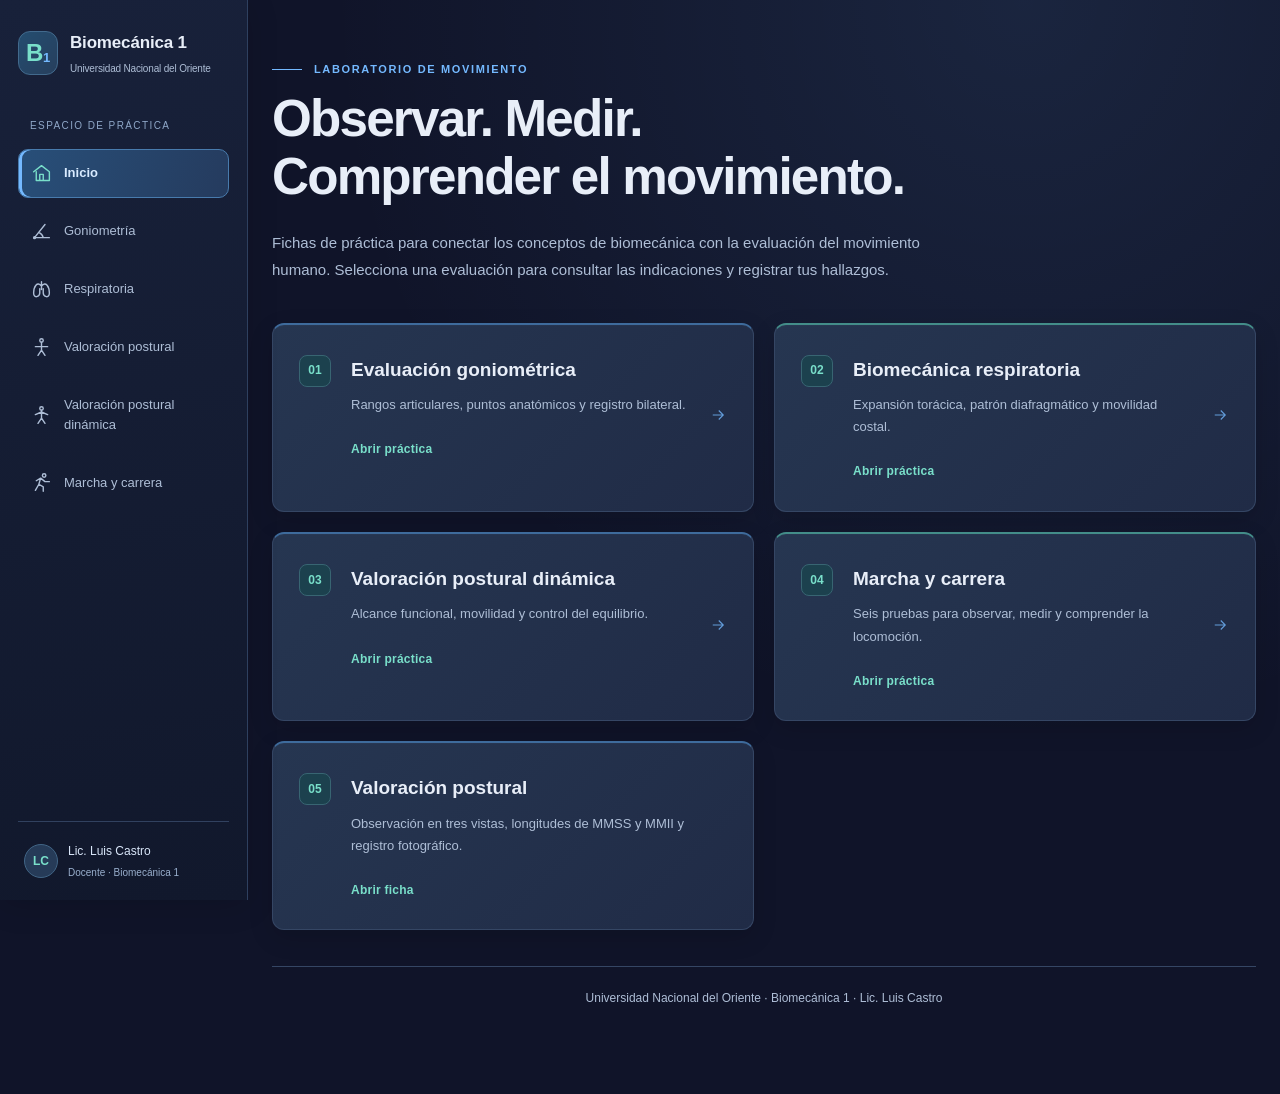
<file: index.html>
<!DOCTYPE html><html lang="es"><head><meta charset="UTF-8"><meta name="viewport" content="width=device-width,initial-scale=1"><meta name="description" content="Prácticas de Biomecánica 1 de la Universidad Nacional del Oriente. Lic. Luis Castro."><title>Prácticas de Biomecánica 1 · UNO</title><link rel="stylesheet" href="styles.css"></head><body><a class="skip-link" href="#contenido">Ir al contenido</a><div class="academic-bar"><a class="academic-brand" href="index.html"><span class="app-mark" aria-hidden="true">B<span>1</span></span><span>Biomecánica 1<small>Universidad Nacional del Oriente</small></span></a><p class="nav-caption">ESPACIO DE PRÁCTICA</p><nav class="academic-nav" aria-label="Evaluaciones"><a href="index.html" aria-label="Inicio" aria-current="page"><svg viewBox="0 0 24 24" fill="none" stroke="currentColor" stroke-width="1.6" stroke-linecap="round" stroke-linejoin="round" aria-hidden="true"><path d="m3 10 9-7 9 7v10H6V10m4 10v-7h4v7"/></svg><span class="nav-long">Inicio</span><span class="nav-short" aria-hidden="true">Inicio</span></a><a href="ficha_goniometria.html" aria-label="Goniometría"><svg viewBox="0 0 24 24" fill="none" stroke="currentColor" stroke-width="1.6" stroke-linecap="round" stroke-linejoin="round" aria-hidden="true"><path d="M4 19 16 4M4 19h17M9 13a9 9 0 0 1 5 6"/><circle cx="4" cy="19" r="1"/></svg><span class="nav-long">Goniometría</span><span class="nav-short" aria-hidden="true">Gonio.</span></a><a href="respiratoria.html" aria-label="Respiratoria"><svg viewBox="0 0 24 24" fill="none" stroke="currentColor" stroke-width="1.6" stroke-linecap="round" stroke-linejoin="round" aria-hidden="true"><path d="M12 3v9m0-4C7 2 3 9 3 16s7 4 7 0v-5m2-3c5-6 9 1 9 8s-7 4-7 0v-5"/></svg><span class="nav-long">Respiratoria</span><span class="nav-short" aria-hidden="true">Resp.</span></a><a href="valoracion_postural.html" aria-label="Valoración postural"><svg viewBox="0 0 24 24" fill="none" stroke="currentColor" stroke-width="1.6" stroke-linecap="round" stroke-linejoin="round" aria-hidden="true"><circle cx="12" cy="4" r="2"/><path d="M12 6v9m-7-4h14m-7 4-4 6m4-6 4 6"/></svg><span class="nav-long">Valoración postural</span><span class="nav-short" aria-hidden="true">Postural</span></a><a href="evaluacion_postura_dinamica.html" aria-label="Valoración postural dinámica"><svg viewBox="0 0 24 24" fill="none" stroke="currentColor" stroke-width="1.6" stroke-linecap="round" stroke-linejoin="round" aria-hidden="true"><circle cx="12" cy="4" r="2"/><path d="M12 6v9m-7-4 7-3 7 3m-7 4-4 6m4-6 4 6"/></svg><span class="nav-long">Valoración postural dinámica</span><span class="nav-short" aria-hidden="true">Dinámica</span></a><a href="marcha_carrera.html" aria-label="Marcha y carrera"><svg viewBox="0 0 24 24" fill="none" stroke="currentColor" stroke-width="1.6" stroke-linecap="round" stroke-linejoin="round" aria-hidden="true"><circle cx="15" cy="4" r="2"/><path d="m6 10 5-3 5 4h5m-10-4-2 7 5 3v5M9 14l-4 7"/></svg><span class="nav-long">Marcha y carrera</span><span class="nav-short" aria-hidden="true">Marcha</span></a></nav><div class="academic-teacher"><span class="teacher-avatar" aria-hidden="true">LC</span><span>Lic. Luis Castro<small>Docente · Biomecánica 1</small></span></div></div><main class="home" id="contenido" tabindex="-1"><p class="eyebrow">Laboratorio de movimiento</p><h1>Observar. Medir.<br>Comprender el movimiento.</h1><p class="home-intro">Fichas de práctica para conectar los conceptos de biomecánica con la evaluación del movimiento humano. Selecciona una evaluación para consultar las indicaciones y registrar tus hallazgos.</p><div class="menu"><a href="ficha_goniometria.html"><span class="menu-number">01</span><span class="menu-content"><b>Evaluación goniométrica</b><span>Rangos articulares, puntos anatómicos y registro bilateral.</span><em>Abrir práctica</em></span><span class="menu-arrow" aria-hidden="true"><svg width="18" height="18" viewBox="0 0 24 24" fill="none" stroke="currentColor" stroke-width="1.5"><path d="M5 12h14m-6-6 6 6-6 6"/></svg></span></a><a href="respiratoria.html"><span class="menu-number">02</span><span class="menu-content"><b>Biomecánica respiratoria</b><span>Expansión torácica, patrón diafragmático y movilidad costal.</span><em>Abrir práctica</em></span><span class="menu-arrow" aria-hidden="true"><svg width="18" height="18" viewBox="0 0 24 24" fill="none" stroke="currentColor" stroke-width="1.5"><path d="M5 12h14m-6-6 6 6-6 6"/></svg></span></a><a href="evaluacion_postura_dinamica.html"><span class="menu-number">03</span><span class="menu-content"><b>Valoración postural dinámica</b><span>Alcance funcional, movilidad y control del equilibrio.</span><em>Abrir práctica</em></span><span class="menu-arrow" aria-hidden="true"><svg width="18" height="18" viewBox="0 0 24 24" fill="none" stroke="currentColor" stroke-width="1.5"><path d="M5 12h14m-6-6 6 6-6 6"/></svg></span></a><a href="marcha_carrera.html"><span class="menu-number">04</span><span class="menu-content"><b>Marcha y carrera</b><span>Seis pruebas para observar, medir y comprender la locomoción.</span><em>Abrir práctica</em></span><span class="menu-arrow" aria-hidden="true"><svg width="18" height="18" viewBox="0 0 24 24" fill="none" stroke="currentColor" stroke-width="1.5"><path d="M5 12h14m-6-6 6 6-6 6"/></svg></span></a><a href="valoracion_postural.html"><span class="menu-number">05</span><span class="menu-content"><b>Valoración postural</b><span>Observación en tres vistas, longitudes de MMSS y MMII y registro fotográfico.</span><em>Abrir ficha</em></span><span class="menu-arrow" aria-hidden="true"><svg viewBox="0 0 24 24" fill="none" stroke="currentColor" stroke-width="1.6" stroke-linecap="round" stroke-linejoin="round" aria-hidden="true"><circle cx="12" cy="4" r="2"/><path d="M12 6v9m-7-4h14m-7 4-4 6m4-6 4 6"/></svg></span></a></div><footer>Universidad Nacional del Oriente · Biomecánica 1 · Lic. Luis Castro</footer></main></body></html>
</file>
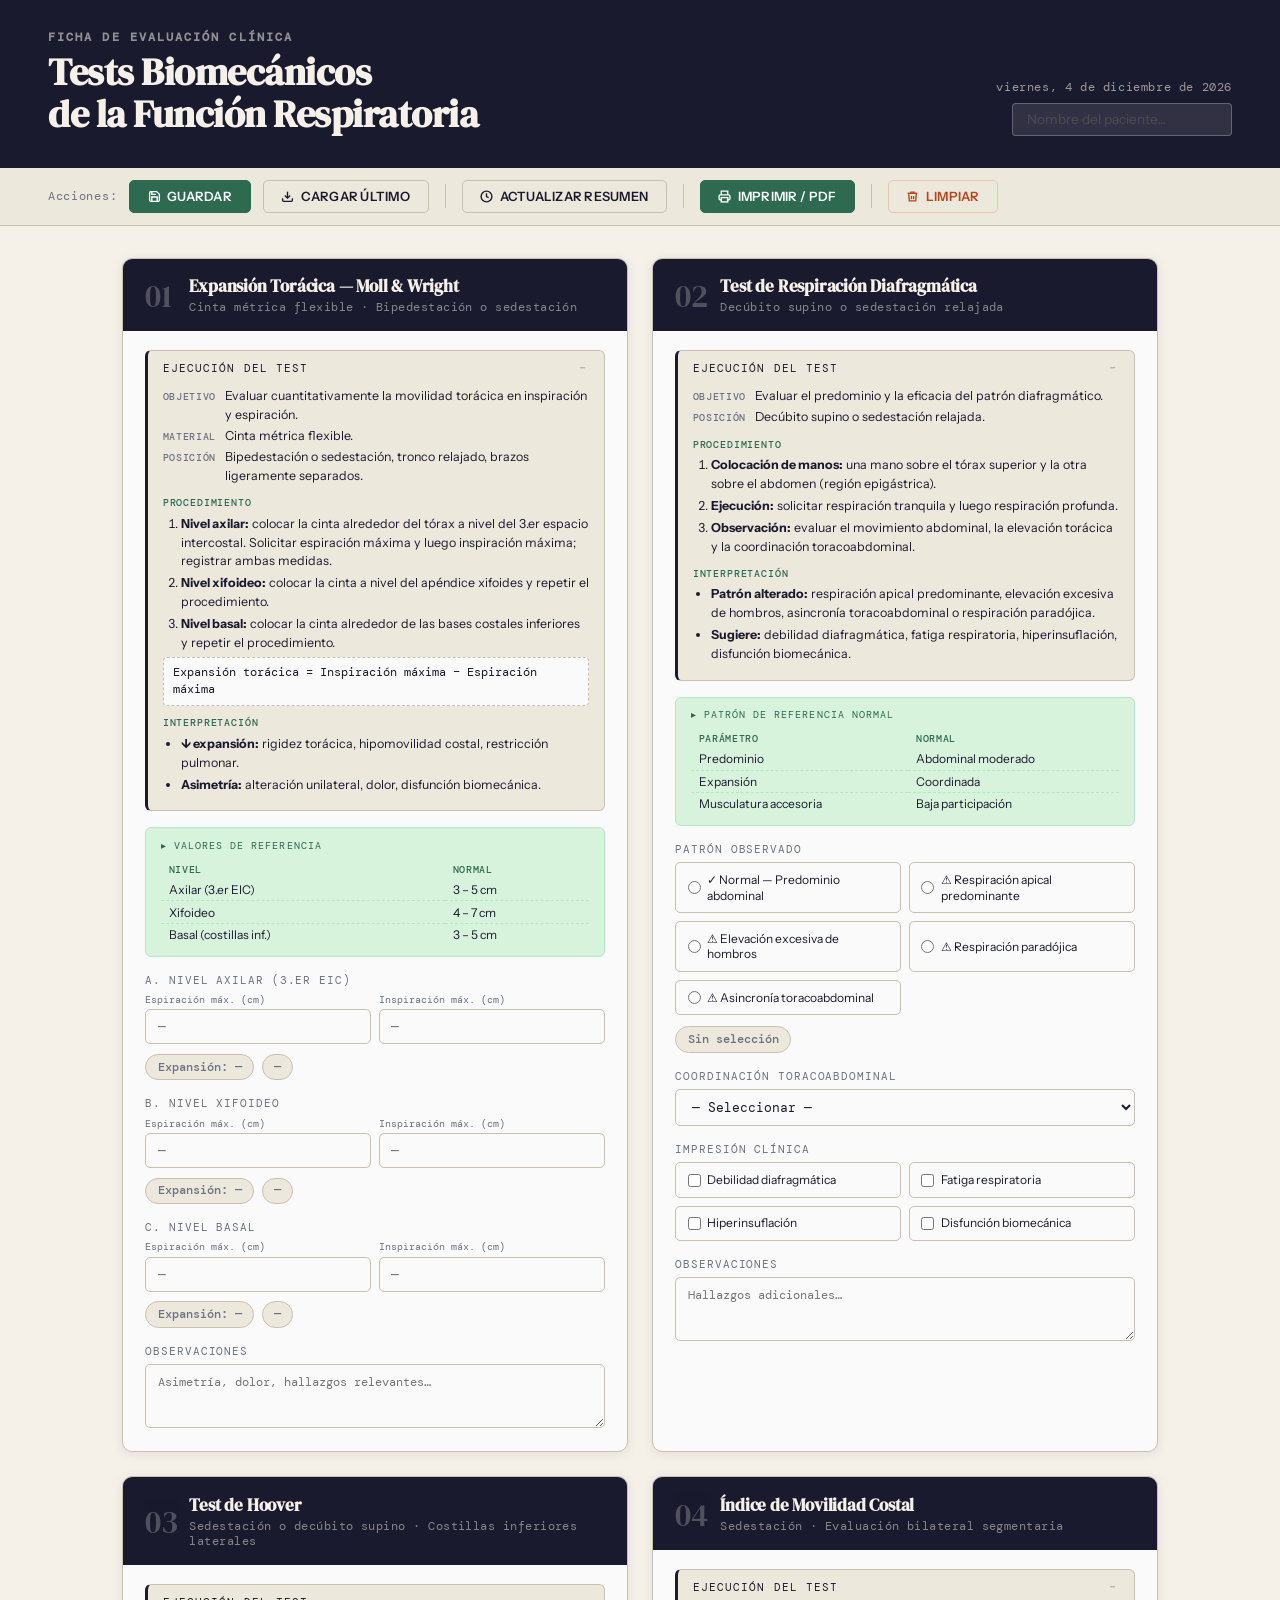
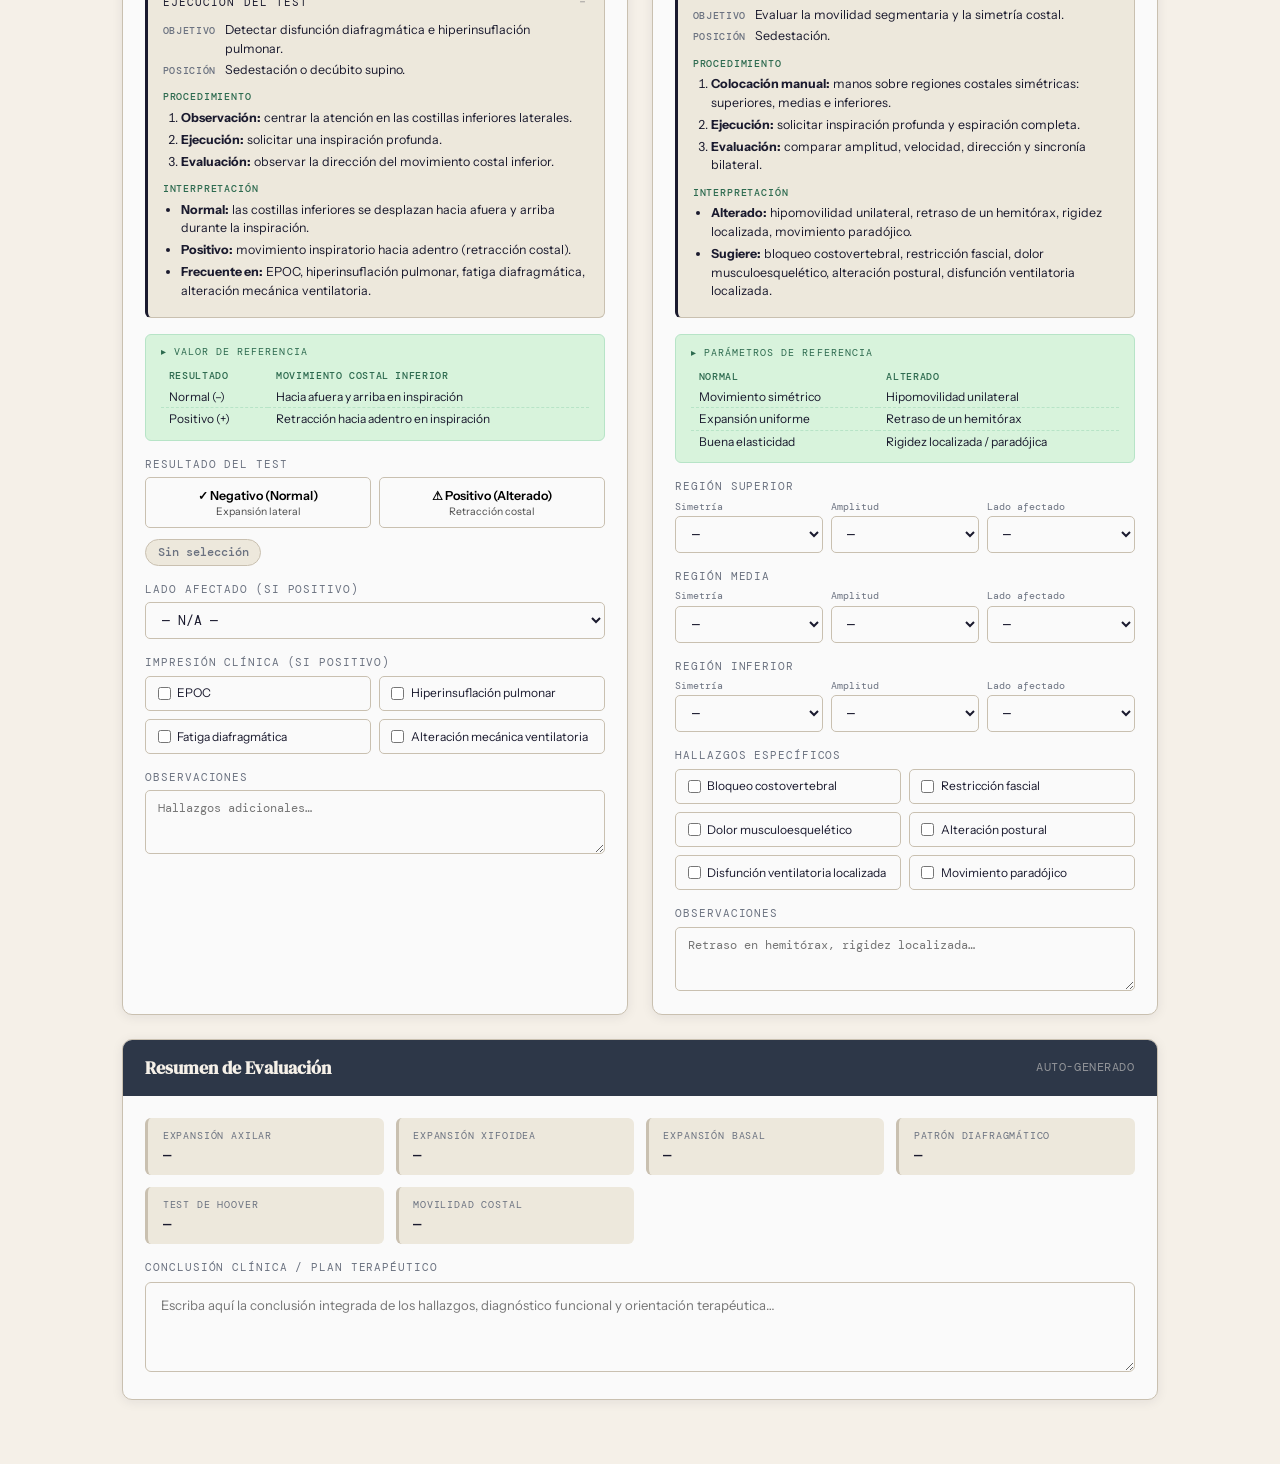
<file: evaluacion-respiratoria.html>
<!DOCTYPE html>
<html lang="es">
<head>
<meta charset="UTF-8">
<meta name="viewport" content="width=device-width, initial-scale=1.0">
<title>Evaluación Biomecánica Respiratoria</title>
<link href="https://fonts.googleapis.com/css2?family=DM+Serif+Display:ital@0;1&family=DM+Mono:wght@300;400;500&family=Instrument+Sans:wght@400;500;600&display=swap" rel="stylesheet">
<style>
  :root {
    --ink: #1a1a2e;
    --paper: #f5f0e8;
    --cream: #ede8dc;
    --accent: #2d6a4f;
    --accent-light: #52b788;
    --accent-pale: #d8f3dc;
    --warn: #b5451b;
    --warn-pale: #fde8dc;
    --mid: #6b7280;
    --border: #c9c0b0;
    --white: #fafafa;
    --shadow: rgba(26,26,46,0.08);
  }

  * { box-sizing: border-box; margin: 0; padding: 0; }

  body {
    font-family: 'Instrument Sans', sans-serif;
    background: var(--paper);
    color: var(--ink);
    min-height: 100vh;
  }

  /* ── EJECUCIÓN DEL TEST ── */
  details.exec {
    border: 1px solid var(--border);
    border-left: 3px solid var(--ink);
    border-radius: 6px;
    background: var(--cream);
    margin-bottom: 1rem;
  }
  details.exec summary {
    cursor: pointer;
    padding: 0.55rem 0.9rem;
    font-family: 'DM Mono', monospace;
    font-size: 0.68rem;
    text-transform: uppercase;
    letter-spacing: 0.1em;
    color: var(--ink);
    list-style: none;
    display: flex;
    justify-content: space-between;
    align-items: center;
  }
  details.exec summary::-webkit-details-marker { display: none; }
  details.exec summary::after { content: '＋'; opacity: 0.5; }
  details.exec[open] summary::after { content: '－'; }
  .exec-body { padding: 0.2rem 0.9rem 0.8rem; font-size: 0.78rem; line-height: 1.5; }
  .exec-meta { display: grid; grid-template-columns: auto 1fr; gap: 0.15rem 0.6rem; margin-bottom: 0.6rem; }
  .exec-meta b { font-family: 'DM Mono', monospace; font-size: 0.65rem; text-transform: uppercase; letter-spacing: 0.06em; color: var(--mid); font-weight: 500; padding-top: 0.1rem; }
  .exec-body h4 { font-family: 'DM Mono', monospace; font-size: 0.65rem; text-transform: uppercase; letter-spacing: 0.08em; color: var(--accent); margin: 0.6rem 0 0.25rem; font-weight: 500; }
  .exec-body ol, .exec-body ul { padding-left: 1.15rem; }
  .exec-body li { margin-bottom: 0.2rem; }
  .formula { background: var(--white); border: 1px dashed var(--border); border-radius: 4px; padding: 0.35rem 0.6rem; font-family: 'DM Mono', monospace; font-size: 0.74rem; margin-top: 0.3rem; }
  @media print { details.exec { break-inside: avoid; } details.exec summary::after { content: ''; } }

  /* ── HEADER ── */
  header {
    background: var(--ink);
    color: var(--paper);
    padding: 2rem 3rem;
    display: flex;
    align-items: flex-end;
    justify-content: space-between;
    gap: 1rem;
    flex-wrap: wrap;
  }
  header h1 {
    font-family: 'DM Serif Display', serif;
    font-size: clamp(1.6rem, 3vw, 2.4rem);
    line-height: 1.1;
    letter-spacing: -0.5px;
  }
  header h1 span {
    display: block;
    font-family: 'DM Mono', monospace;
    font-size: 0.72rem;
    letter-spacing: 0.18em;
    opacity: 0.55;
    margin-bottom: 0.4rem;
    font-style: normal;
    text-transform: uppercase;
  }
  .header-meta {
    display: flex;
    flex-direction: column;
    align-items: flex-end;
    gap: 0.5rem;
  }
  .date-field {
    font-family: 'DM Mono', monospace;
    font-size: 0.75rem;
    opacity: 0.6;
    letter-spacing: 0.05em;
  }
  #patient-name-input {
    background: rgba(255,255,255,0.1);
    border: 1px solid rgba(255,255,255,0.25);
    color: var(--paper);
    padding: 0.45rem 0.85rem;
    font-family: 'Instrument Sans', sans-serif;
    font-size: 0.85rem;
    border-radius: 4px;
    width: 220px;
    outline: none;
    transition: border-color 0.2s;
  }
  #patient-name-input::placeholder { opacity: 0.4; }
  #patient-name-input:focus { border-color: var(--accent-light); }

  /* ── TOOLBAR ── */
  .toolbar {
    background: var(--cream);
    border-bottom: 1px solid var(--border);
    padding: 0.75rem 3rem;
    display: flex;
    align-items: center;
    gap: 0.75rem;
    flex-wrap: wrap;
  }
  .btn {
    display: inline-flex;
    align-items: center;
    gap: 0.4rem;
    padding: 0.5rem 1.1rem;
    font-family: 'Instrument Sans', sans-serif;
    font-size: 0.8rem;
    font-weight: 600;
    border: 1.5px solid transparent;
    border-radius: 5px;
    cursor: pointer;
    transition: all 0.18s;
    letter-spacing: 0.02em;
    text-transform: uppercase;
  }
  .btn-primary {
    background: var(--accent);
    color: #fff;
    border-color: var(--accent);
  }
  .btn-primary:hover { background: #1f4f39; border-color: #1f4f39; }
  .btn-outline {
    background: transparent;
    color: var(--ink);
    border-color: var(--border);
  }
  .btn-outline:hover { border-color: var(--ink); background: rgba(0,0,0,0.03); }
  .btn-danger {
    background: transparent;
    color: var(--warn);
    border-color: #e8c4b4;
  }
  .btn-danger:hover { background: var(--warn-pale); }
  .separator { width: 1px; height: 24px; background: var(--border); margin: 0 0.25rem; }
  .toolbar-label {
    font-size: 0.72rem;
    color: var(--mid);
    font-family: 'DM Mono', monospace;
    letter-spacing: 0.06em;
  }

  /* ── LAYOUT ── */
  main {
    max-width: 1100px;
    margin: 0 auto;
    padding: 2rem 2rem 4rem;
    display: grid;
    grid-template-columns: 1fr 1fr;
    gap: 1.5rem;
  }
  @media (max-width: 720px) {
    main { grid-template-columns: 1fr; padding: 1rem; }
    header { padding: 1.5rem; }
    .toolbar { padding: 0.75rem 1rem; }
  }

  /* ── TEST CARD ── */
  .test-card {
    background: var(--white);
    border: 1px solid var(--border);
    border-radius: 10px;
    overflow: hidden;
    box-shadow: 0 2px 12px var(--shadow);
    display: flex;
    flex-direction: column;
  }
  .card-header {
    background: var(--ink);
    color: var(--paper);
    padding: 1.1rem 1.4rem 1rem;
    display: flex;
    align-items: center;
    gap: 0.75rem;
  }
  .card-num {
    font-family: 'DM Serif Display', serif;
    font-size: 2rem;
    line-height: 1;
    opacity: 0.25;
    min-width: 2rem;
  }
  .card-title-block h2 {
    font-family: 'DM Serif Display', serif;
    font-size: 1.05rem;
    line-height: 1.25;
    letter-spacing: -0.2px;
  }
  .card-title-block p {
    font-size: 0.72rem;
    opacity: 0.5;
    margin-top: 0.2rem;
    font-family: 'DM Mono', monospace;
    letter-spacing: 0.04em;
  }

  .card-body { padding: 1.2rem 1.4rem; flex: 1; }

  /* reference band */
  .ref-band {
    background: var(--accent-pale);
    border: 1px solid #b7e4c7;
    border-radius: 6px;
    padding: 0.65rem 0.9rem;
    margin-bottom: 1rem;
  }
  .ref-band-title {
    font-size: 0.65rem;
    font-family: 'DM Mono', monospace;
    text-transform: uppercase;
    letter-spacing: 0.1em;
    color: var(--accent);
    margin-bottom: 0.5rem;
  }
  .ref-table { width: 100%; border-collapse: collapse; }
  .ref-table th, .ref-table td {
    font-size: 0.75rem;
    padding: 0.2rem 0.5rem;
    text-align: left;
  }
  .ref-table th {
    font-family: 'DM Mono', monospace;
    color: var(--accent);
    font-weight: 500;
    font-size: 0.65rem;
    text-transform: uppercase;
    letter-spacing: 0.06em;
  }
  .ref-table td { color: var(--ink); }
  .ref-table tr:not(:last-child) td { border-bottom: 1px dashed #b7e4c7; }

  /* fields */
  .field-group { margin-bottom: 1rem; }
  .field-group:last-child { margin-bottom: 0; }
  .field-label {
    font-size: 0.7rem;
    font-family: 'DM Mono', monospace;
    text-transform: uppercase;
    letter-spacing: 0.08em;
    color: var(--mid);
    margin-bottom: 0.4rem;
  }
  .field-row {
    display: grid;
    grid-template-columns: 1fr 1fr;
    gap: 0.5rem;
  }
  .field-row-3 {
    display: grid;
    grid-template-columns: 1fr 1fr 1fr;
    gap: 0.5rem;
  }
  .input-wrap { display: flex; flex-direction: column; gap: 0.2rem; }
  .input-sublabel {
    font-size: 0.62rem;
    color: var(--mid);
    font-family: 'DM Mono', monospace;
  }
  input[type="number"], input[type="text"], select, textarea {
    width: 100%;
    padding: 0.5rem 0.7rem;
    border: 1.5px solid var(--border);
    border-radius: 5px;
    font-family: 'DM Mono', monospace;
    font-size: 0.82rem;
    color: var(--ink);
    background: var(--white);
    outline: none;
    transition: border-color 0.18s, box-shadow 0.18s;
  }
  input:focus, select:focus, textarea:focus {
    border-color: var(--accent);
    box-shadow: 0 0 0 3px rgba(45,106,79,0.12);
  }
  textarea { resize: vertical; min-height: 64px; font-size: 0.78rem; line-height: 1.5; }

  /* result chip */
  .result-row {
    display: flex;
    align-items: center;
    gap: 0.5rem;
    margin-top: 0.6rem;
    flex-wrap: wrap;
  }
  .result-chip {
    display: inline-flex;
    align-items: center;
    gap: 0.3rem;
    padding: 0.3rem 0.7rem;
    border-radius: 20px;
    font-family: 'DM Mono', monospace;
    font-size: 0.72rem;
    font-weight: 500;
    transition: all 0.2s;
  }
  .chip-normal { background: var(--accent-pale); color: var(--accent); border: 1px solid #b7e4c7; }
  .chip-altered { background: var(--warn-pale); color: var(--warn); border: 1px solid #f0bfad; }
  .chip-neutral { background: var(--cream); color: var(--mid); border: 1px solid var(--border); }

  /* pattern select cards */
  .pattern-grid { display: grid; grid-template-columns: 1fr 1fr; gap: 0.5rem; margin-top: 0.4rem; }
  .pattern-opt {
    border: 1.5px solid var(--border);
    border-radius: 5px;
    padding: 0.55rem 0.7rem;
    cursor: pointer;
    transition: all 0.18s;
    display: flex;
    align-items: center;
    gap: 0.4rem;
  }
  .pattern-opt input[type="radio"] { accent-color: var(--accent); }
  .pattern-opt label { font-size: 0.75rem; cursor: pointer; line-height: 1.3; }
  .pattern-opt:has(input:checked) {
    border-color: var(--accent);
    background: var(--accent-pale);
  }
  .pattern-opt.altered:has(input:checked) {
    border-color: var(--warn);
    background: var(--warn-pale);
  }

  /* hoover */
  .hoover-opts { display: flex; gap: 0.5rem; margin-top: 0.4rem; }
  .hoover-btn {
    flex: 1;
    padding: 0.6rem;
    border: 1.5px solid var(--border);
    border-radius: 5px;
    background: var(--white);
    font-family: 'Instrument Sans', sans-serif;
    font-size: 0.78rem;
    font-weight: 600;
    cursor: pointer;
    transition: all 0.18s;
    text-align: center;
  }
  .hoover-btn.normal-sel { background: var(--accent-pale); border-color: var(--accent); color: var(--accent); }
  .hoover-btn.altered-sel { background: var(--warn-pale); border-color: var(--warn); color: var(--warn); }

  /* summary card */
  .summary-card {
    grid-column: 1 / -1;
    background: var(--white);
    border: 1px solid var(--border);
    border-radius: 10px;
    overflow: hidden;
    box-shadow: 0 2px 12px var(--shadow);
  }
  .summary-header {
    background: #2d3748;
    color: var(--paper);
    padding: 1rem 1.4rem;
    display: flex;
    align-items: center;
    justify-content: space-between;
  }
  .summary-header h2 {
    font-family: 'DM Serif Display', serif;
    font-size: 1.1rem;
  }
  .summary-body { padding: 1.4rem; }
  .summary-grid {
    display: grid;
    grid-template-columns: repeat(auto-fill, minmax(200px, 1fr));
    gap: 0.75rem;
    margin-bottom: 1rem;
  }
  .summary-item {
    background: var(--cream);
    border-radius: 6px;
    padding: 0.7rem 0.9rem;
    border-left: 3px solid var(--border);
  }
  .summary-item.ok { border-left-color: var(--accent-light); }
  .summary-item.alt { border-left-color: var(--warn); }
  .summary-item-title {
    font-size: 0.65rem;
    font-family: 'DM Mono', monospace;
    text-transform: uppercase;
    letter-spacing: 0.08em;
    color: var(--mid);
    margin-bottom: 0.3rem;
  }
  .summary-item-val {
    font-family: 'DM Mono', monospace;
    font-size: 0.85rem;
    font-weight: 500;
    color: var(--ink);
  }
  #summary-conclusion {
    border: 1.5px solid var(--border);
    border-radius: 6px;
    padding: 0.7rem 0.9rem;
    font-size: 0.82rem;
    width: 100%;
    min-height: 90px;
    font-family: 'Instrument Sans', sans-serif;
    color: var(--ink);
    background: var(--white);
    resize: vertical;
    outline: none;
    transition: border-color 0.18s;
    line-height: 1.55;
  }
  #summary-conclusion:focus { border-color: var(--accent); }

  /* save toast */
  #toast {
    position: fixed;
    bottom: 2rem;
    right: 2rem;
    background: var(--ink);
    color: var(--paper);
    padding: 0.75rem 1.2rem;
    border-radius: 6px;
    font-size: 0.82rem;
    font-family: 'DM Mono', monospace;
    opacity: 0;
    transform: translateY(10px);
    transition: all 0.3s;
    pointer-events: none;
    z-index: 999;
    display: flex;
    align-items: center;
    gap: 0.5rem;
  }
  #toast.show { opacity: 1; transform: translateY(0); }

  /* ══ PRINT STYLES ══ */
  @media print {
    * { -webkit-print-color-adjust: exact !important; print-color-adjust: exact !important; }
    body { background: #fff; font-size: 11px; }
    header { background: #1a1a2e !important; padding: 1rem 1.5rem; }
    .toolbar, .btn, #toast { display: none !important; }
    main {
      max-width: 100%;
      padding: 0.5rem;
      grid-template-columns: 1fr 1fr;
      gap: 0.75rem;
    }
    .test-card, .summary-card {
      break-inside: avoid;
      box-shadow: none;
      border: 1px solid #ccc;
    }
    .card-header { background: #1a1a2e !important; }
    input, textarea, select {
      border: 1px solid #ccc;
      padding: 0.25rem 0.4rem;
    }
    .pattern-opt { padding: 0.3rem 0.4rem; }
    .hoover-btn { padding: 0.35rem; }
    .summary-card { grid-column: 1 / -1; }
    .ref-band { background: #e8f5ed !important; }
    .summary-item { background: #f5f5f5 !important; }
  }
</style>
</head>
<body>

<header>
  <h1>
    <span>Ficha de Evaluación Clínica</span>
    Tests Biomecánicos<br>de la Función Respiratoria
  </h1>
  <div class="header-meta">
    <div class="date-field" id="date-display"></div>
    <input type="text" id="patient-name-input" placeholder="Nombre del paciente…">
  </div>
</header>

<div class="toolbar">
  <span class="toolbar-label">Acciones:</span>
  <button class="btn btn-primary" onclick="saveData()">
    <svg width="13" height="13" viewBox="0 0 24 24" fill="none" stroke="currentColor" stroke-width="2.5"><path d="M19 21H5a2 2 0 0 1-2-2V5a2 2 0 0 1 2-2h11l5 5v11a2 2 0 0 1-2 2z"/><polyline points="17 21 17 13 7 13 7 21"/><polyline points="7 3 7 8 15 8"/></svg>
    Guardar
  </button>
  <button class="btn btn-outline" onclick="loadData()">
    <svg width="13" height="13" viewBox="0 0 24 24" fill="none" stroke="currentColor" stroke-width="2.5"><path d="M21 15v4a2 2 0 0 1-2 2H5a2 2 0 0 1-2-2v-4"/><polyline points="7 10 12 15 17 10"/><line x1="12" y1="15" x2="12" y2="3"/></svg>
    Cargar último
  </button>
  <div class="separator"></div>
  <button class="btn btn-outline" onclick="generateSummary()">
    <svg width="13" height="13" viewBox="0 0 24 24" fill="none" stroke="currentColor" stroke-width="2.5"><circle cx="12" cy="12" r="10"/><polyline points="12 6 12 12 16 14"/></svg>
    Actualizar resumen
  </button>
  <div class="separator"></div>
  <button class="btn btn-primary" onclick="window.print()">
    <svg width="13" height="13" viewBox="0 0 24 24" fill="none" stroke="currentColor" stroke-width="2.5"><polyline points="6 9 6 2 18 2 18 9"/><path d="M6 18H4a2 2 0 0 1-2-2v-5a2 2 0 0 1 2-2h16a2 2 0 0 1 2 2v5a2 2 0 0 1-2 2h-2"/><rect x="6" y="14" width="12" height="8"/></svg>
    Imprimir / PDF
  </button>
  <div class="separator"></div>
  <button class="btn btn-danger" onclick="clearData()">
    <svg width="13" height="13" viewBox="0 0 24 24" fill="none" stroke="currentColor" stroke-width="2.5"><polyline points="3 6 5 6 21 6"/><path d="M19 6l-1 14H6L5 6"/><path d="M10 11v6"/><path d="M14 11v6"/><path d="M9 6V4h6v2"/></svg>
    Limpiar
  </button>
</div>

<main>

  <!-- ══ TEST 1: MOLL & WRIGHT ══ -->
  <div class="test-card">
    <div class="card-header">
      <div class="card-num">01</div>
      <div class="card-title-block">
        <h2>Expansión Torácica — Moll & Wright</h2>
        <p>Cinta métrica flexible · Bipedestación o sedestación</p>
      </div>
    </div>
    <div class="card-body">

      <details class="exec" open>
        <summary>Ejecución del test</summary>
        <div class="exec-body">
          <div class="exec-meta">
            <b>Objetivo</b><span>Evaluar cuantitativamente la movilidad torácica en inspiración y espiración.</span>
            <b>Material</b><span>Cinta métrica flexible.</span>
            <b>Posición</b><span>Bipedestación o sedestación, tronco relajado, brazos ligeramente separados.</span>
          </div>
          <h4>Procedimiento</h4>
          <ol>
            <li><strong>Nivel axilar:</strong> colocar la cinta alrededor del tórax a nivel del 3.er espacio intercostal. Solicitar espiración máxima y luego inspiración máxima; registrar ambas medidas.</li>
            <li><strong>Nivel xifoideo:</strong> colocar la cinta a nivel del apéndice xifoides y repetir el procedimiento.</li>
            <li><strong>Nivel basal:</strong> colocar la cinta alrededor de las bases costales inferiores y repetir el procedimiento.</li>
          </ol>
          <div class="formula">Expansión torácica = Inspiración máxima − Espiración máxima</div>
          <h4>Interpretación</h4>
          <ul>
            <li><strong>↓ expansión:</strong> rigidez torácica, hipomovilidad costal, restricción pulmonar.</li>
            <li><strong>Asimetría:</strong> alteración unilateral, dolor, disfunción biomecánica.</li>
          </ul>
        </div>
      </details>

      <div class="ref-band">
        <div class="ref-band-title">▸ Valores de referencia</div>
        <table class="ref-table">
          <tr><th>Nivel</th><th>Normal</th></tr>
          <tr><td>Axilar (3.er EIC)</td><td>3 – 5 cm</td></tr>
          <tr><td>Xifoideo</td><td>4 – 7 cm</td></tr>
          <tr><td>Basal (costillas inf.)</td><td>3 – 5 cm</td></tr>
        </table>
      </div>

      <!-- AXILAR -->
      <div class="field-group">
        <div class="field-label">A. Nivel Axilar (3.er EIC)</div>
        <div class="field-row">
          <div class="input-wrap">
            <span class="input-sublabel">Espiración máx. (cm)</span>
            <input type="number" id="ax_esp" step="0.1" min="0" placeholder="—" oninput="calcMoll()">
          </div>
          <div class="input-wrap">
            <span class="input-sublabel">Inspiración máx. (cm)</span>
            <input type="number" id="ax_ins" step="0.1" min="0" placeholder="—" oninput="calcMoll()">
          </div>
        </div>
        <div class="result-row">
          <span class="result-chip chip-neutral" id="ax_result">Expansión: —</span>
          <span class="result-chip chip-neutral" id="ax_interp">—</span>
        </div>
      </div>

      <!-- XIFOIDEO -->
      <div class="field-group">
        <div class="field-label">B. Nivel Xifoideo</div>
        <div class="field-row">
          <div class="input-wrap">
            <span class="input-sublabel">Espiración máx. (cm)</span>
            <input type="number" id="xi_esp" step="0.1" min="0" placeholder="—" oninput="calcMoll()">
          </div>
          <div class="input-wrap">
            <span class="input-sublabel">Inspiración máx. (cm)</span>
            <input type="number" id="xi_ins" step="0.1" min="0" placeholder="—" oninput="calcMoll()">
          </div>
        </div>
        <div class="result-row">
          <span class="result-chip chip-neutral" id="xi_result">Expansión: —</span>
          <span class="result-chip chip-neutral" id="xi_interp">—</span>
        </div>
      </div>

      <!-- BASAL -->
      <div class="field-group">
        <div class="field-label">C. Nivel Basal</div>
        <div class="field-row">
          <div class="input-wrap">
            <span class="input-sublabel">Espiración máx. (cm)</span>
            <input type="number" id="ba_esp" step="0.1" min="0" placeholder="—" oninput="calcMoll()">
          </div>
          <div class="input-wrap">
            <span class="input-sublabel">Inspiración máx. (cm)</span>
            <input type="number" id="ba_ins" step="0.1" min="0" placeholder="—" oninput="calcMoll()">
          </div>
        </div>
        <div class="result-row">
          <span class="result-chip chip-neutral" id="ba_result">Expansión: —</span>
          <span class="result-chip chip-neutral" id="ba_interp">—</span>
        </div>
      </div>

      <div class="field-group">
        <div class="field-label">Observaciones</div>
        <textarea id="moll_obs" placeholder="Asimetría, dolor, hallazgos relevantes…"></textarea>
      </div>

    </div>
  </div>

  <!-- ══ TEST 2: RESPIRACIÓN DIAFRAGMÁTICA ══ -->
  <div class="test-card">
    <div class="card-header">
      <div class="card-num">02</div>
      <div class="card-title-block">
        <h2>Test de Respiración Diafragmática</h2>
        <p>Decúbito supino o sedestación relajada</p>
      </div>
    </div>
    <div class="card-body">

      <details class="exec" open>
        <summary>Ejecución del test</summary>
        <div class="exec-body">
          <div class="exec-meta">
            <b>Objetivo</b><span>Evaluar el predominio y la eficacia del patrón diafragmático.</span>
            <b>Posición</b><span>Decúbito supino o sedestación relajada.</span>
          </div>
          <h4>Procedimiento</h4>
          <ol>
            <li><strong>Colocación de manos:</strong> una mano sobre el tórax superior y la otra sobre el abdomen (región epigástrica).</li>
            <li><strong>Ejecución:</strong> solicitar respiración tranquila y luego respiración profunda.</li>
            <li><strong>Observación:</strong> evaluar el movimiento abdominal, la elevación torácica y la coordinación toracoabdominal.</li>
          </ol>
          <h4>Interpretación</h4>
          <ul>
            <li><strong>Patrón alterado:</strong> respiración apical predominante, elevación excesiva de hombros, asincronía toracoabdominal o respiración paradójica.</li>
            <li><strong>Sugiere:</strong> debilidad diafragmática, fatiga respiratoria, hiperinsuflación, disfunción biomecánica.</li>
          </ul>
        </div>
      </details>

      <div class="ref-band">
        <div class="ref-band-title">▸ Patrón de referencia normal</div>
        <table class="ref-table">
          <tr><th>Parámetro</th><th>Normal</th></tr>
          <tr><td>Predominio</td><td>Abdominal moderado</td></tr>
          <tr><td>Expansión</td><td>Coordinada</td></tr>
          <tr><td>Musculatura accesoria</td><td>Baja participación</td></tr>
        </table>
      </div>

      <div class="field-group">
        <div class="field-label">Patrón observado</div>
        <div class="pattern-grid">
          <div class="pattern-opt">
            <input type="radio" name="diaf_patron" id="dp1" value="normal" onchange="updateDiafResult()">
            <label for="dp1">✓ Normal — Predominio abdominal</label>
          </div>
          <div class="pattern-opt altered">
            <input type="radio" name="diaf_patron" id="dp2" value="apical" onchange="updateDiafResult()">
            <label for="dp2">⚠ Respiración apical predominante</label>
          </div>
          <div class="pattern-opt altered">
            <input type="radio" name="diaf_patron" id="dp3" value="accesoria" onchange="updateDiafResult()">
            <label for="dp3">⚠ Elevación excesiva de hombros</label>
          </div>
          <div class="pattern-opt altered">
            <input type="radio" name="diaf_patron" id="dp4" value="paradojica" onchange="updateDiafResult()">
            <label for="dp4">⚠ Respiración paradójica</label>
          </div>
          <div class="pattern-opt altered">
            <input type="radio" name="diaf_patron" id="dp5" value="asincronia" onchange="updateDiafResult()">
            <label for="dp5">⚠ Asincronía toracoabdominal</label>
          </div>
        </div>
        <div class="result-row" style="margin-top:0.7rem">
          <span class="result-chip chip-neutral" id="diaf_result">Sin selección</span>
        </div>
      </div>

      <div class="field-group">
        <div class="field-label">Coordinación toracoabdominal</div>
        <select id="diaf_coord">
          <option value="">— Seleccionar —</option>
          <option value="normal">Normal — sincrónica</option>
          <option value="retrasada">Ligeramente retrasada</option>
          <option value="asincrona">Asincrónica</option>
          <option value="paradojica">Paradójica</option>
        </select>
      </div>

      <div class="field-group">
        <div class="field-label">Impresión clínica</div>
        <div class="pattern-grid">
          <div class="pattern-opt">
            <input type="checkbox" id="diaf_c1"> <label for="diaf_c1">Debilidad diafragmática</label>
          </div>
          <div class="pattern-opt">
            <input type="checkbox" id="diaf_c2"> <label for="diaf_c2">Fatiga respiratoria</label>
          </div>
          <div class="pattern-opt">
            <input type="checkbox" id="diaf_c3"> <label for="diaf_c3">Hiperinsuflación</label>
          </div>
          <div class="pattern-opt">
            <input type="checkbox" id="diaf_c4"> <label for="diaf_c4">Disfunción biomecánica</label>
          </div>
        </div>
      </div>

      <div class="field-group">
        <div class="field-label">Observaciones</div>
        <textarea id="diaf_obs" placeholder="Hallazgos adicionales…"></textarea>
      </div>

    </div>
  </div>

  <!-- ══ TEST 3: HOOVER ══ -->
  <div class="test-card">
    <div class="card-header">
      <div class="card-num">03</div>
      <div class="card-title-block">
        <h2>Test de Hoover</h2>
        <p>Sedestación o decúbito supino · Costillas inferiores laterales</p>
      </div>
    </div>
    <div class="card-body">

      <details class="exec" open>
        <summary>Ejecución del test</summary>
        <div class="exec-body">
          <div class="exec-meta">
            <b>Objetivo</b><span>Detectar disfunción diafragmática e hiperinsuflación pulmonar.</span>
            <b>Posición</b><span>Sedestación o decúbito supino.</span>
          </div>
          <h4>Procedimiento</h4>
          <ol>
            <li><strong>Observación:</strong> centrar la atención en las costillas inferiores laterales.</li>
            <li><strong>Ejecución:</strong> solicitar una inspiración profunda.</li>
            <li><strong>Evaluación:</strong> observar la dirección del movimiento costal inferior.</li>
          </ol>
          <h4>Interpretación</h4>
          <ul>
            <li><strong>Normal:</strong> las costillas inferiores se desplazan hacia afuera y arriba durante la inspiración.</li>
            <li><strong>Positivo:</strong> movimiento inspiratorio hacia adentro (retracción costal).</li>
            <li><strong>Frecuente en:</strong> EPOC, hiperinsuflación pulmonar, fatiga diafragmática, alteración mecánica ventilatoria.</li>
          </ul>
        </div>
      </details>

      <div class="ref-band">
        <div class="ref-band-title">▸ Valor de referencia</div>
        <table class="ref-table">
          <tr><th>Resultado</th><th>Movimiento costal inferior</th></tr>
          <tr><td>Normal (–)</td><td>Hacia afuera y arriba en inspiración</td></tr>
          <tr><td>Positivo (+)</td><td>Retracción hacia adentro en inspiración</td></tr>
        </table>
      </div>

      <div class="field-group">
        <div class="field-label">Resultado del test</div>
        <div class="hoover-opts">
          <button class="hoover-btn" id="hoover_neg" onclick="setHoover('neg')">
            ✓ Negativo (Normal)<br><small style="opacity:0.7;font-weight:400">Expansión lateral</small>
          </button>
          <button class="hoover-btn" id="hoover_pos" onclick="setHoover('pos')">
            ⚠ Positivo (Alterado)<br><small style="opacity:0.7;font-weight:400">Retracción costal</small>
          </button>
        </div>
        <input type="hidden" id="hoover_val">
        <div class="result-row" style="margin-top:0.7rem">
          <span class="result-chip chip-neutral" id="hoover_result">Sin selección</span>
        </div>
      </div>

      <div class="field-group">
        <div class="field-label">Lado afectado (si positivo)</div>
        <select id="hoover_lado">
          <option value="">— N/A —</option>
          <option value="bilateral">Bilateral</option>
          <option value="derecho">Hemitórax derecho</option>
          <option value="izquierdo">Hemitórax izquierdo</option>
        </select>
      </div>

      <div class="field-group">
        <div class="field-label">Impresión clínica (si positivo)</div>
        <div class="pattern-grid">
          <div class="pattern-opt"><input type="checkbox" id="hov_c1"> <label for="hov_c1">EPOC</label></div>
          <div class="pattern-opt"><input type="checkbox" id="hov_c2"> <label for="hov_c2">Hiperinsuflación pulmonar</label></div>
          <div class="pattern-opt"><input type="checkbox" id="hov_c3"> <label for="hov_c3">Fatiga diafragmática</label></div>
          <div class="pattern-opt"><input type="checkbox" id="hov_c4"> <label for="hov_c4">Alteración mecánica ventilatoria</label></div>
        </div>
      </div>

      <div class="field-group">
        <div class="field-label">Observaciones</div>
        <textarea id="hoover_obs" placeholder="Hallazgos adicionales…"></textarea>
      </div>

    </div>
  </div>

  <!-- ══ TEST 4: ÍNDICE DE MOVILIDAD COSTAL ══ -->
  <div class="test-card">
    <div class="card-header">
      <div class="card-num">04</div>
      <div class="card-title-block">
        <h2>Índice de Movilidad Costal</h2>
        <p>Sedestación · Evaluación bilateral segmentaria</p>
      </div>
    </div>
    <div class="card-body">

      <details class="exec" open>
        <summary>Ejecución del test</summary>
        <div class="exec-body">
          <div class="exec-meta">
            <b>Objetivo</b><span>Evaluar la movilidad segmentaria y la simetría costal.</span>
            <b>Posición</b><span>Sedestación.</span>
          </div>
          <h4>Procedimiento</h4>
          <ol>
            <li><strong>Colocación manual:</strong> manos sobre regiones costales simétricas: superiores, medias e inferiores.</li>
            <li><strong>Ejecución:</strong> solicitar inspiración profunda y espiración completa.</li>
            <li><strong>Evaluación:</strong> comparar amplitud, velocidad, dirección y sincronía bilateral.</li>
          </ol>
          <h4>Interpretación</h4>
          <ul>
            <li><strong>Alterado:</strong> hipomovilidad unilateral, retraso de un hemitórax, rigidez localizada, movimiento paradójico.</li>
            <li><strong>Sugiere:</strong> bloqueo costovertebral, restricción fascial, dolor musculoesquelético, alteración postural, disfunción ventilatoria localizada.</li>
          </ul>
        </div>
      </details>

      <div class="ref-band">
        <div class="ref-band-title">▸ Parámetros de referencia</div>
        <table class="ref-table">
          <tr><th>Normal</th><th>Alterado</th></tr>
          <tr><td>Movimiento simétrico</td><td>Hipomovilidad unilateral</td></tr>
          <tr><td>Expansión uniforme</td><td>Retraso de un hemitórax</td></tr>
          <tr><td>Buena elasticidad</td><td>Rigidez localizada / paradójica</td></tr>
        </table>
      </div>

      <div class="field-group">
        <div class="field-label">Región Superior</div>
        <div class="field-row-3">
          <div class="input-wrap">
            <span class="input-sublabel">Simetría</span>
            <select id="sup_sim">
              <option value="">—</option>
              <option value="normal">Normal</option>
              <option value="alterada">Alterada</option>
            </select>
          </div>
          <div class="input-wrap">
            <span class="input-sublabel">Amplitud</span>
            <select id="sup_amp">
              <option value="">—</option>
              <option value="normal">Normal</option>
              <option value="reducida">Reducida</option>
              <option value="aumentada">Aumentada</option>
            </select>
          </div>
          <div class="input-wrap">
            <span class="input-sublabel">Lado afectado</span>
            <select id="sup_lado">
              <option value="">—</option>
              <option value="D">Derecho</option>
              <option value="I">Izquierdo</option>
              <option value="B">Bilateral</option>
            </select>
          </div>
        </div>
      </div>

      <div class="field-group">
        <div class="field-label">Región Media</div>
        <div class="field-row-3">
          <div class="input-wrap">
            <span class="input-sublabel">Simetría</span>
            <select id="med_sim">
              <option value="">—</option>
              <option value="normal">Normal</option>
              <option value="alterada">Alterada</option>
            </select>
          </div>
          <div class="input-wrap">
            <span class="input-sublabel">Amplitud</span>
            <select id="med_amp">
              <option value="">—</option>
              <option value="normal">Normal</option>
              <option value="reducida">Reducida</option>
              <option value="aumentada">Aumentada</option>
            </select>
          </div>
          <div class="input-wrap">
            <span class="input-sublabel">Lado afectado</span>
            <select id="med_lado">
              <option value="">—</option>
              <option value="D">Derecho</option>
              <option value="I">Izquierdo</option>
              <option value="B">Bilateral</option>
            </select>
          </div>
        </div>
      </div>

      <div class="field-group">
        <div class="field-label">Región Inferior</div>
        <div class="field-row-3">
          <div class="input-wrap">
            <span class="input-sublabel">Simetría</span>
            <select id="inf_sim">
              <option value="">—</option>
              <option value="normal">Normal</option>
              <option value="alterada">Alterada</option>
            </select>
          </div>
          <div class="input-wrap">
            <span class="input-sublabel">Amplitud</span>
            <select id="inf_amp">
              <option value="">—</option>
              <option value="normal">Normal</option>
              <option value="reducida">Reducida</option>
              <option value="aumentada">Aumentada</option>
            </select>
          </div>
          <div class="input-wrap">
            <span class="input-sublabel">Lado afectado</span>
            <select id="inf_lado">
              <option value="">—</option>
              <option value="D">Derecho</option>
              <option value="I">Izquierdo</option>
              <option value="B">Bilateral</option>
            </select>
          </div>
        </div>
      </div>

      <div class="field-group">
        <div class="field-label">Hallazgos específicos</div>
        <div class="pattern-grid">
          <div class="pattern-opt"><input type="checkbox" id="imc_c1"> <label for="imc_c1">Bloqueo costovertebral</label></div>
          <div class="pattern-opt"><input type="checkbox" id="imc_c2"> <label for="imc_c2">Restricción fascial</label></div>
          <div class="pattern-opt"><input type="checkbox" id="imc_c3"> <label for="imc_c3">Dolor musculoesquelético</label></div>
          <div class="pattern-opt"><input type="checkbox" id="imc_c4"> <label for="imc_c4">Alteración postural</label></div>
          <div class="pattern-opt"><input type="checkbox" id="imc_c5"> <label for="imc_c5">Disfunción ventilatoria localizada</label></div>
          <div class="pattern-opt"><input type="checkbox" id="imc_c6"> <label for="imc_c6">Movimiento paradójico</label></div>
        </div>
      </div>

      <div class="field-group">
        <div class="field-label">Observaciones</div>
        <textarea id="imc_obs" placeholder="Retraso en hemitórax, rigidez localizada…"></textarea>
      </div>

    </div>
  </div>

  <!-- ══ RESUMEN ══ -->
  <div class="summary-card">
    <div class="summary-header">
      <h2>Resumen de Evaluación</h2>
      <span style="font-family:'DM Mono',monospace;font-size:0.72rem;opacity:0.5;letter-spacing:0.05em">AUTO-GENERADO</span>
    </div>
    <div class="summary-body">
      <div class="summary-grid" id="summary-grid">
        <div class="summary-item"><div class="summary-item-title">Expansión Axilar</div><div class="summary-item-val" id="s_ax">—</div></div>
        <div class="summary-item"><div class="summary-item-title">Expansión Xifoidea</div><div class="summary-item-val" id="s_xi">—</div></div>
        <div class="summary-item"><div class="summary-item-title">Expansión Basal</div><div class="summary-item-val" id="s_ba">—</div></div>
        <div class="summary-item"><div class="summary-item-title">Patrón Diafragmático</div><div class="summary-item-val" id="s_diaf">—</div></div>
        <div class="summary-item"><div class="summary-item-title">Test de Hoover</div><div class="summary-item-val" id="s_hoover">—</div></div>
        <div class="summary-item"><div class="summary-item-title">Movilidad Costal</div><div class="summary-item-val" id="s_imc">—</div></div>
      </div>
      <div class="field-label" style="margin-bottom:0.5rem">Conclusión clínica / Plan terapéutico</div>
      <textarea id="summary-conclusion" placeholder="Escriba aquí la conclusión integrada de los hallazgos, diagnóstico funcional y orientación terapéutica…"></textarea>
    </div>
  </div>

</main>

<div id="toast">✓ Datos guardados correctamente</div>

<script>
// ── DATE ──
const d = new Date();
document.getElementById('date-display').textContent =
  d.toLocaleDateString('es-ES',{weekday:'long',year:'numeric',month:'long',day:'numeric'});

// ── MOLL & WRIGHT CALC ──
const mollRanges = {
  ax: [3,5], xi: [4,7], ba: [3,5]
};
function calcMoll() {
  ['ax','xi','ba'].forEach(lvl => {
    const esp = parseFloat(document.getElementById(lvl+'_esp').value);
    const ins = parseFloat(document.getElementById(lvl+'_ins').value);
    const resEl = document.getElementById(lvl+'_result');
    const intEl = document.getElementById(lvl+'_interp');
    if (!isNaN(esp) && !isNaN(ins)) {
      const exp = (ins - esp).toFixed(1);
      resEl.textContent = `Expansión: ${exp} cm`;
      const [lo, hi] = mollRanges[lvl];
      const val = parseFloat(exp);
      if (val >= lo && val <= hi) {
        resEl.className = 'result-chip chip-normal';
        intEl.textContent = '✓ Dentro del rango normal';
        intEl.className = 'result-chip chip-normal';
      } else if (val < lo) {
        resEl.className = 'result-chip chip-altered';
        intEl.textContent = '↓ Expansión disminuida';
        intEl.className = 'result-chip chip-altered';
      } else {
        resEl.className = 'result-chip chip-normal';
        intEl.textContent = '↑ Expansión aumentada';
        intEl.className = 'result-chip chip-normal';
      }
    } else {
      resEl.textContent = 'Expansión: —';
      resEl.className = 'result-chip chip-neutral';
      intEl.textContent = '—';
      intEl.className = 'result-chip chip-neutral';
    }
  });
  generateSummary();
}

// ── DIAFRAGMA ──
const diafLabels = {
  normal: {label: '✓ Patrón normal', cls: 'chip-normal'},
  apical: {label: '⚠ Respiración apical', cls: 'chip-altered'},
  accesoria: {label: '⚠ Musculatura accesoria', cls: 'chip-altered'},
  paradojica: {label: '⚠ Respiración paradójica', cls: 'chip-altered'},
  asincronia: {label: '⚠ Asincronía toracoabdominal', cls: 'chip-altered'},
};
function updateDiafResult() {
  const sel = document.querySelector('input[name="diaf_patron"]:checked');
  const el = document.getElementById('diaf_result');
  if (sel) {
    const d = diafLabels[sel.value];
    el.textContent = d.label;
    el.className = 'result-chip ' + d.cls;
  }
  generateSummary();
}

// ── HOOVER ──
let hooverVal = '';
function setHoover(v) {
  hooverVal = v;
  document.getElementById('hoover_val').value = v;
  document.getElementById('hoover_neg').className = 'hoover-btn' + (v==='neg'?' normal-sel':'');
  document.getElementById('hoover_pos').className = 'hoover-btn' + (v==='pos'?' altered-sel':'');
  const el = document.getElementById('hoover_result');
  if (v==='neg') { el.textContent='✓ Negativo — Normal'; el.className='result-chip chip-normal'; }
  else { el.textContent='⚠ Positivo — Alterado'; el.className='result-chip chip-altered'; }
  generateSummary();
}

// ── SUMMARY ──
function generateSummary() {
  const getExp = (lvl) => {
    const e = parseFloat(document.getElementById(lvl+'_esp').value);
    const i = parseFloat(document.getElementById(lvl+'_ins').value);
    if (!isNaN(e) && !isNaN(i)) return (i-e).toFixed(1)+' cm';
    return '—';
  };
  document.getElementById('s_ax').textContent = getExp('ax');
  document.getElementById('s_xi').textContent = getExp('xi');
  document.getElementById('s_ba').textContent = getExp('ba');

  const dSel = document.querySelector('input[name="diaf_patron"]:checked');
  document.getElementById('s_diaf').textContent = dSel ? diafLabels[dSel.value].label.replace(/[✓⚠]\s/,'') : '—';

  document.getElementById('s_hoover').textContent =
    hooverVal === 'neg' ? 'Negativo' : hooverVal === 'pos' ? 'Positivo' : '—';

  const regions = ['sup','med','inf'].map(r => {
    const sim = document.getElementById(r+'_sim').value;
    return sim === 'alterada' ? r[0].toUpperCase()+'↓' : null;
  }).filter(Boolean);
  document.getElementById('s_imc').textContent = regions.length ? regions.join(', ')+' alterado' : '—';

  // color chips
  ['ax','xi','ba'].forEach((lvl,i) => {
    const val = parseFloat(getExp(lvl));
    const [lo,hi] = [[3,5],[4,7],[3,5]][i];
    const el = document.getElementById(['s_ax','s_xi','s_ba'][i]).closest('.summary-item');
    el.className = 'summary-item' + (!isNaN(val) ? (val>=lo&&val<=hi ? ' ok' : ' alt') : '');
  });
  const hEl = document.getElementById('s_hoover').closest('.summary-item');
  hEl.className = 'summary-item' + (hooverVal==='neg' ? ' ok' : hooverVal==='pos' ? ' alt' : '');
  const dEl = document.getElementById('s_diaf').closest('.summary-item');
  dEl.className = 'summary-item' + (dSel ? (dSel.value==='normal' ? ' ok' : ' alt') : '');
}

// ── SAVE / LOAD ──
function collectData() {
  const data = { patient: document.getElementById('patient-name-input').value, ts: new Date().toISOString() };
  const ids = [
    'ax_esp','ax_ins','xi_esp','xi_ins','ba_esp','ba_ins','moll_obs',
    'diaf_coord','diaf_obs','hoover_lado','hoover_obs',
    'sup_sim','sup_amp','sup_lado','med_sim','med_amp','med_lado','inf_sim','inf_amp','inf_lado','imc_obs',
    'summary-conclusion'
  ];
  ids.forEach(id => { const el = document.getElementById(id); if(el) data[id] = el.value; });
  const radios = document.querySelectorAll('input[type="radio"]');
  radios.forEach(r => { if(r.checked) data['radio_'+r.name] = r.value; });
  const checks = document.querySelectorAll('input[type="checkbox"]');
  checks.forEach(c => { data['chk_'+c.id] = c.checked; });
  data['hoover_val'] = hooverVal;
  return data;
}

function applyData(data) {
  if (!data) return;
  if (data.patient) document.getElementById('patient-name-input').value = data.patient;
  const ids = [
    'ax_esp','ax_ins','xi_esp','xi_ins','ba_esp','ba_ins','moll_obs',
    'diaf_coord','diaf_obs','hoover_lado','hoover_obs',
    'sup_sim','sup_amp','sup_lado','med_sim','med_amp','med_lado','inf_sim','inf_amp','inf_lado','imc_obs',
    'summary-conclusion'
  ];
  ids.forEach(id => { if (data[id]!==undefined) { const el=document.getElementById(id); if(el) el.value=data[id]; }});
  document.querySelectorAll('input[type="radio"]').forEach(r => {
    if(data['radio_'+r.name]===r.value) r.checked=true;
  });
  document.querySelectorAll('input[type="checkbox"]').forEach(c => {
    if(data['chk_'+c.id]!==undefined) c.checked=data['chk_'+c.id];
  });
  if(data.hoover_val) setHoover(data.hoover_val);
  updateDiafResult();
  calcMoll();
}

function saveData() {
  try {
    localStorage.setItem('resp_eval_v1', JSON.stringify(collectData()));
    showToast('✓ Datos guardados correctamente');
  } catch(e) { showToast('✗ Error al guardar'); }
}
function loadData() {
  try {
    const raw = localStorage.getItem('resp_eval_v1');
    if (!raw) { showToast('No hay datos guardados'); return; }
    applyData(JSON.parse(raw));
    showToast('✓ Datos cargados correctamente');
  } catch(e) { showToast('✗ Error al cargar'); }
}
function clearData() {
  if (!confirm('¿Limpiar todos los campos?')) return;
  document.querySelectorAll('input[type="number"],input[type="text"],textarea').forEach(el => el.value='');
  document.querySelectorAll('select').forEach(el => el.selectedIndex=0);
  document.querySelectorAll('input[type="radio"],input[type="checkbox"]').forEach(el => el.checked=false);
  hooverVal='';
  document.getElementById('hoover_neg').className='hoover-btn';
  document.getElementById('hoover_pos').className='hoover-btn';
  document.getElementById('hoover_result').textContent='Sin selección';
  document.getElementById('hoover_result').className='result-chip chip-neutral';
  document.getElementById('diaf_result').textContent='Sin selección';
  document.getElementById('diaf_result').className='result-chip chip-neutral';
  ['ax','xi','ba'].forEach(lvl=>{
    document.getElementById(lvl+'_result').textContent='Expansión: —';
    document.getElementById(lvl+'_result').className='result-chip chip-neutral';
    document.getElementById(lvl+'_interp').textContent='—';
    document.getElementById(lvl+'_interp').className='result-chip chip-neutral';
  });
  generateSummary();
  showToast('Formulario limpiado');
}

function showToast(msg) {
  const t = document.getElementById('toast');
  t.textContent = msg;
  t.classList.add('show');
  setTimeout(() => t.classList.remove('show'), 2800);
}

generateSummary();
</script>
</body>
</html>
</file>
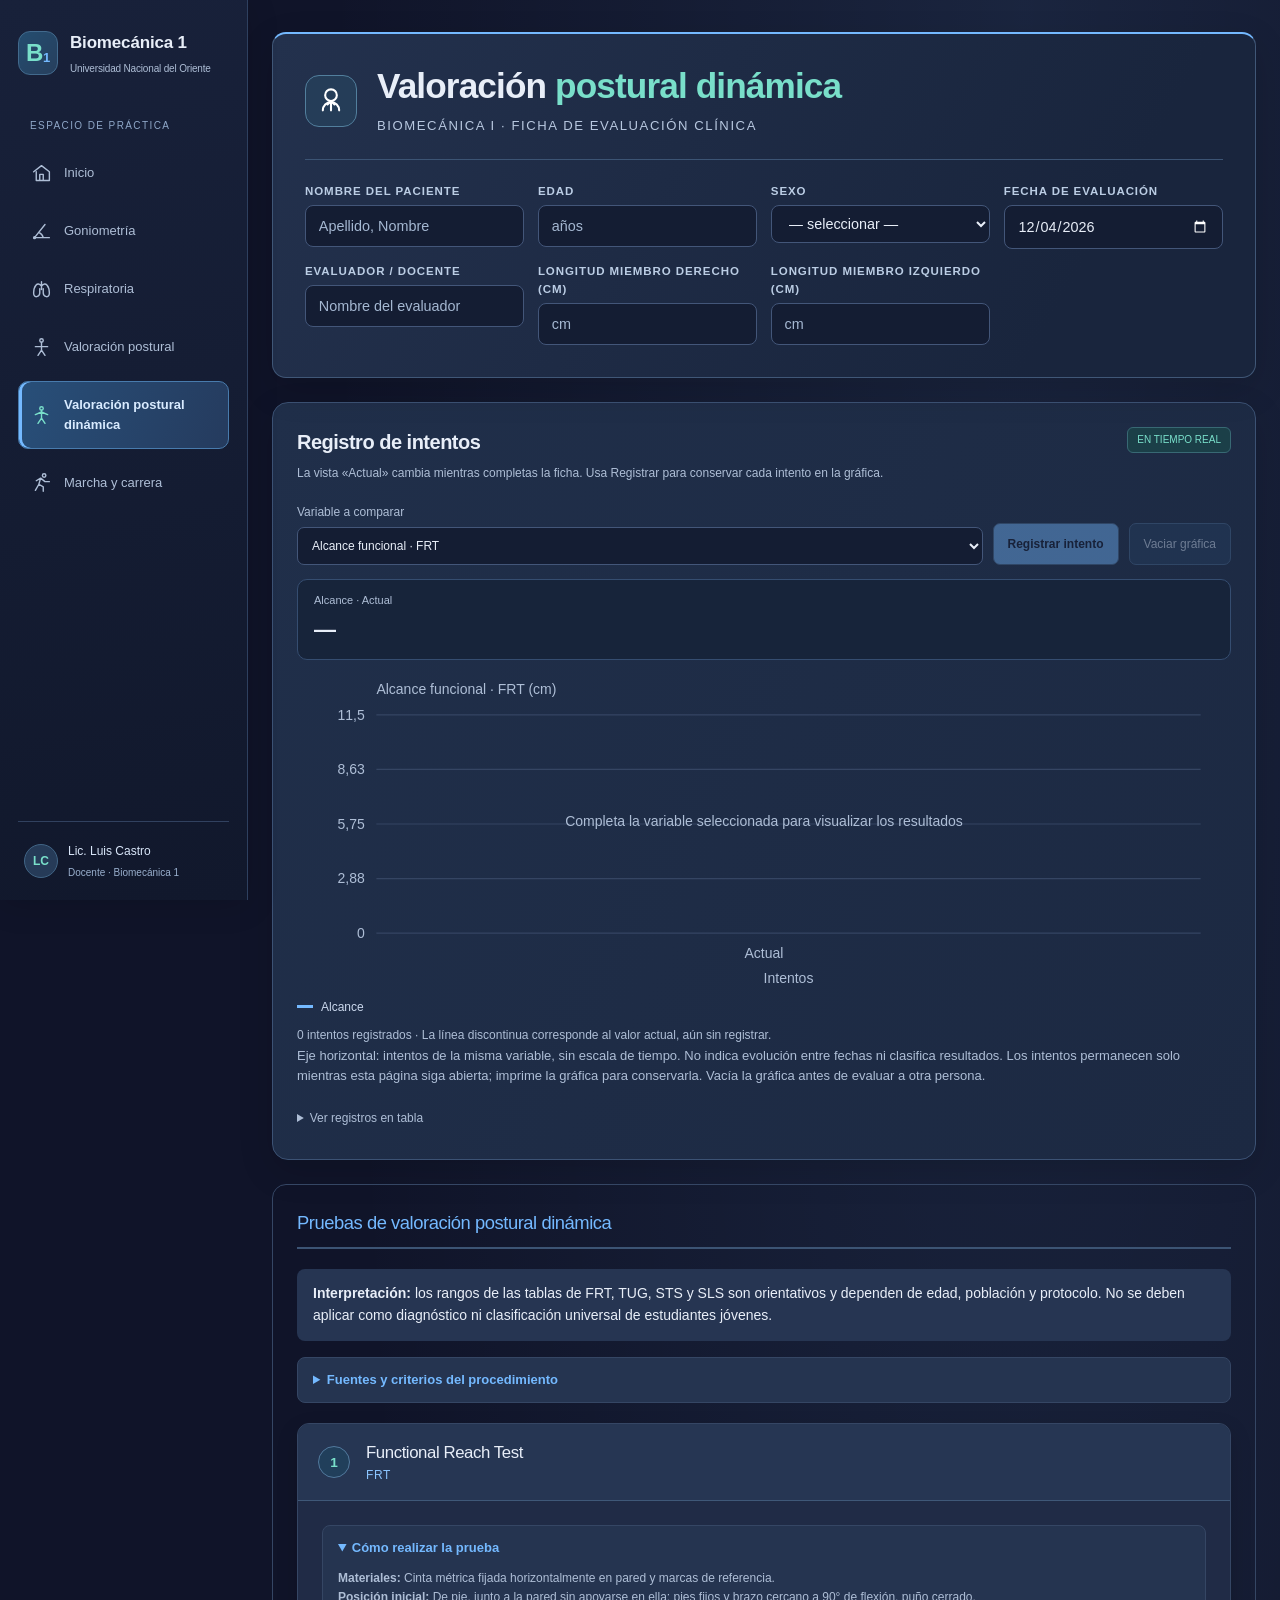
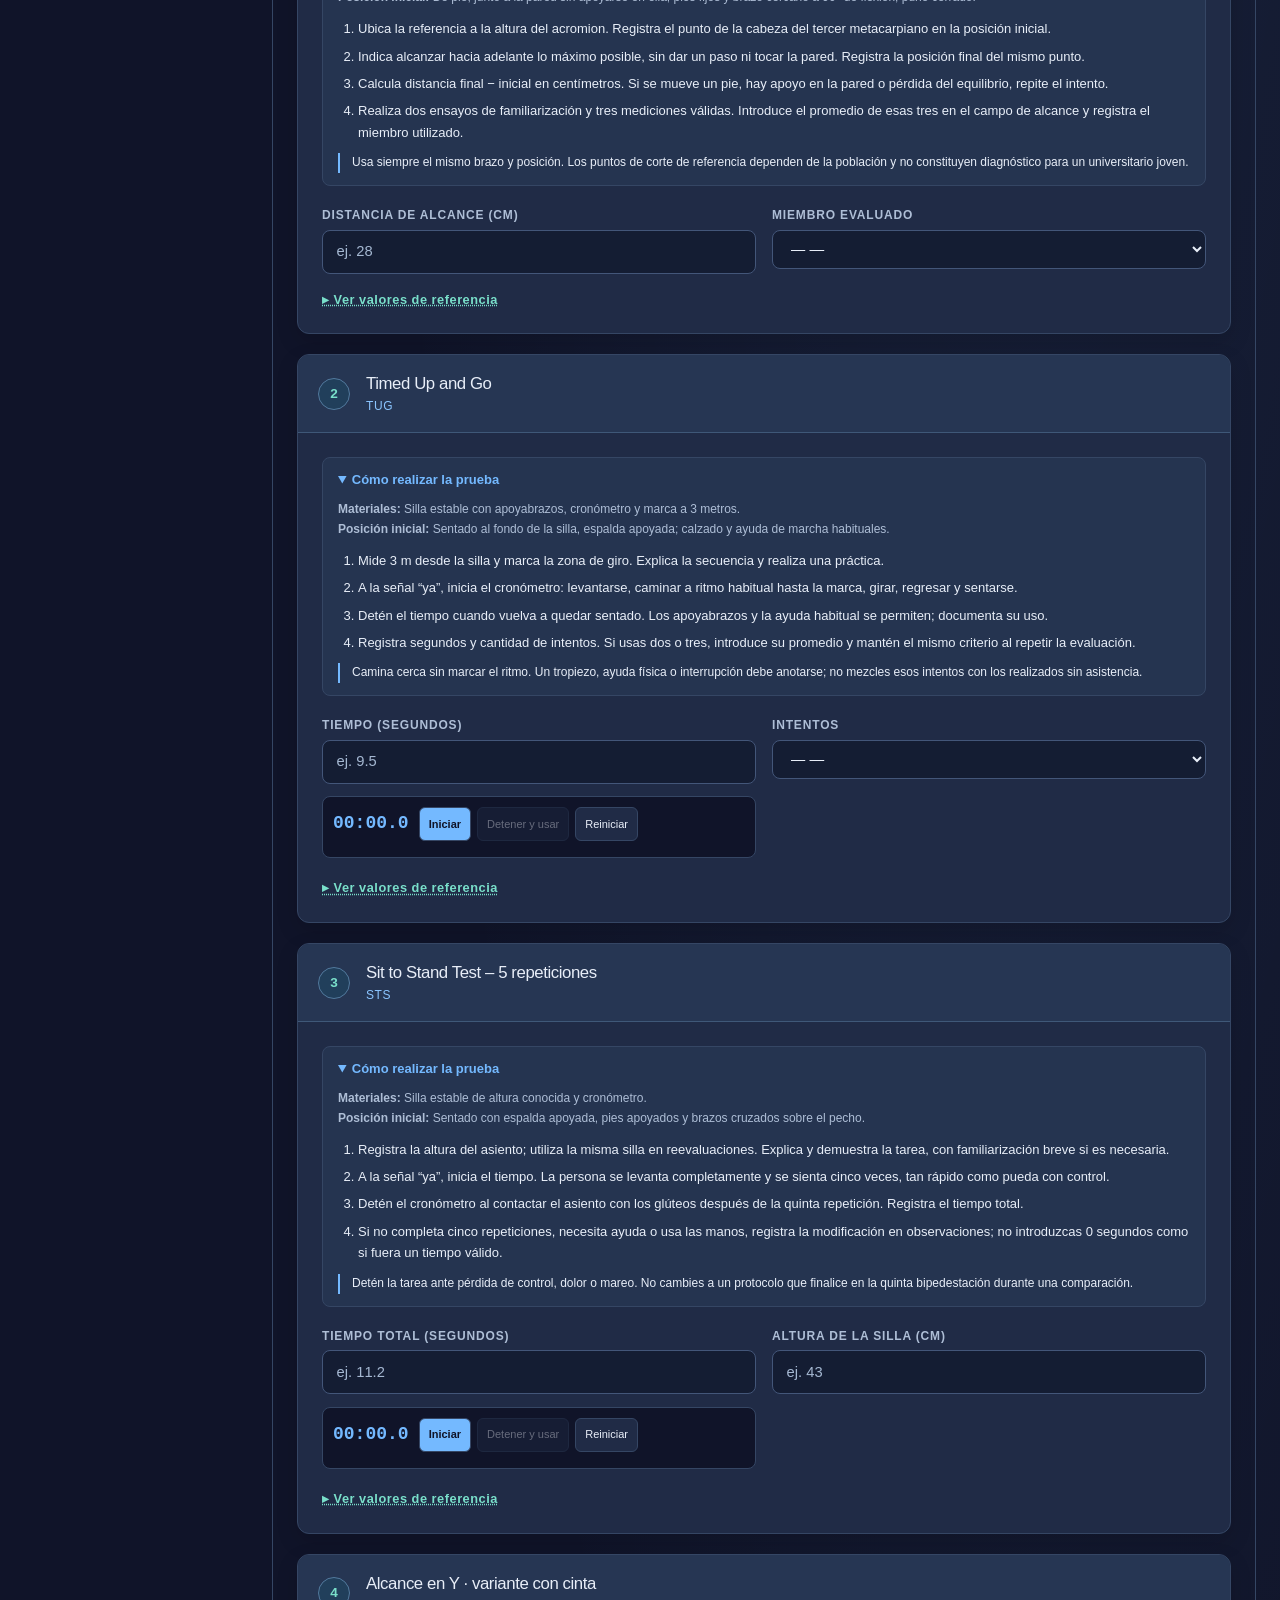
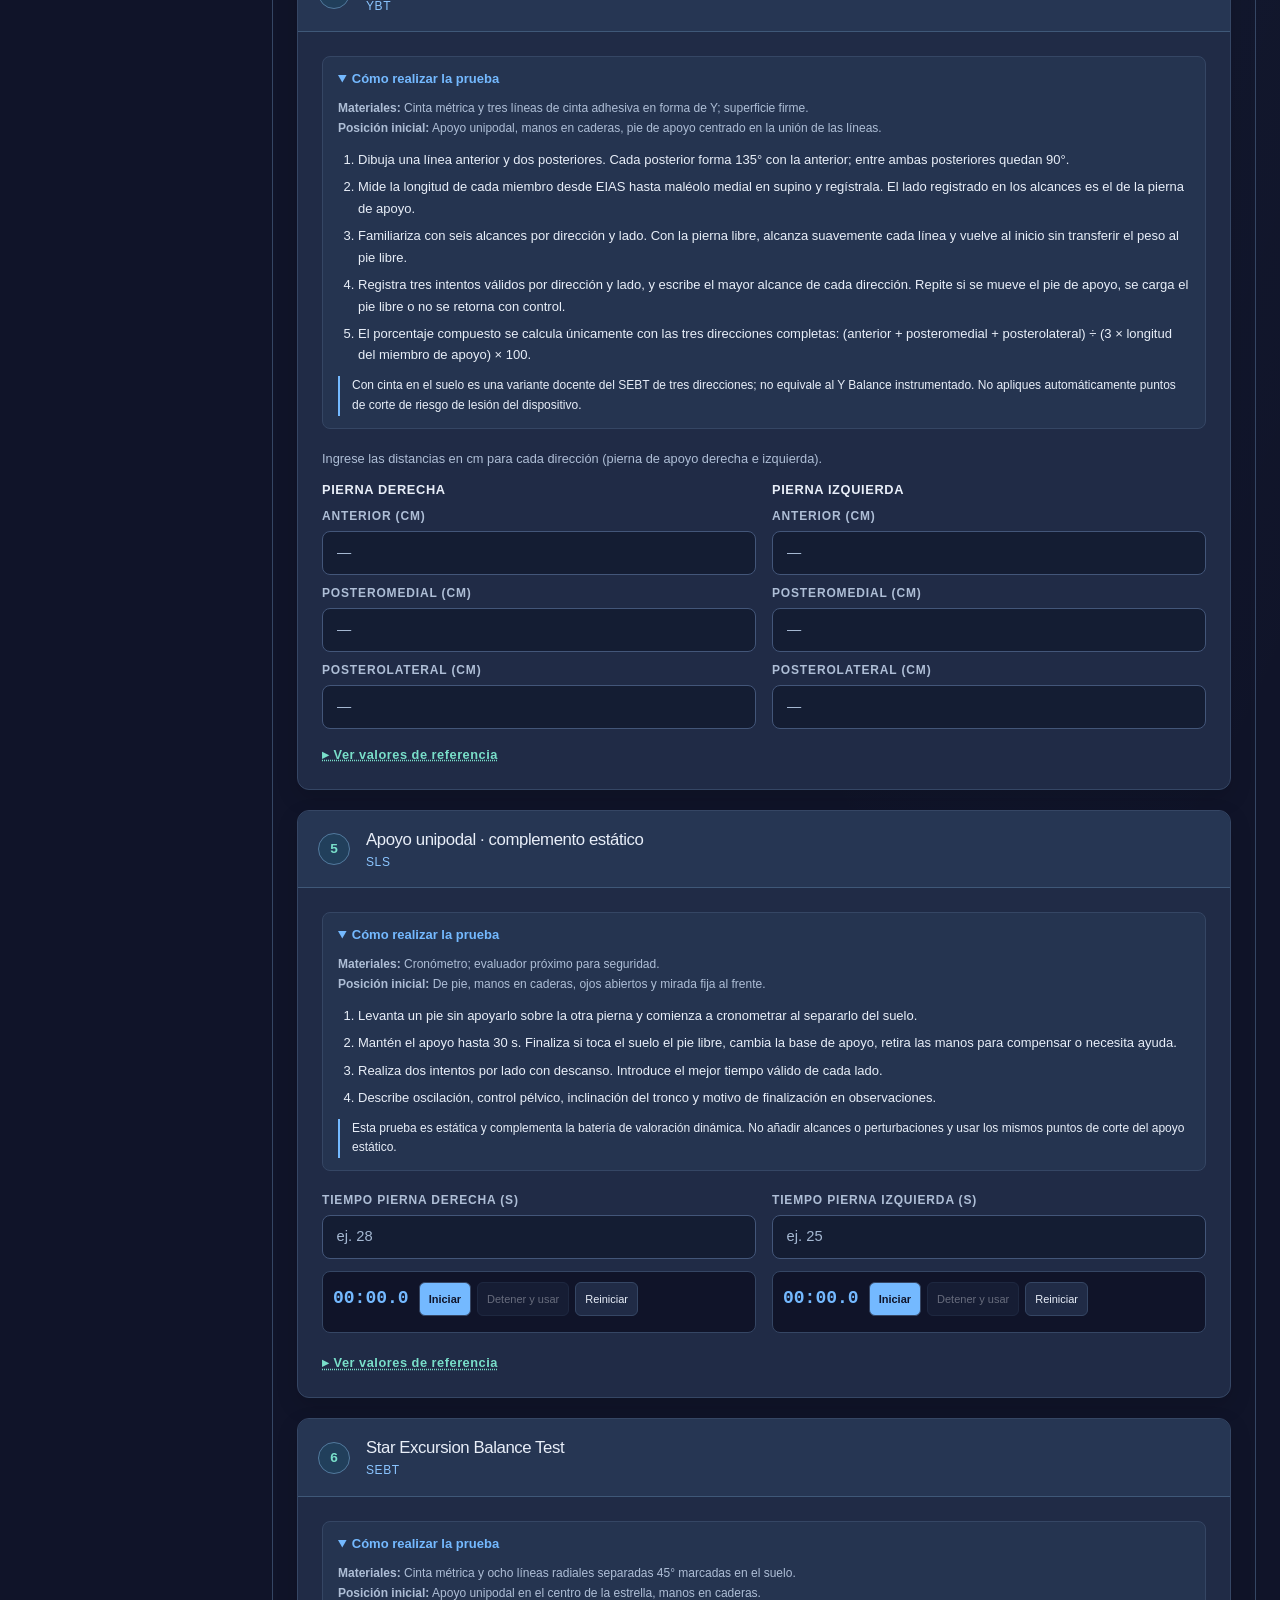
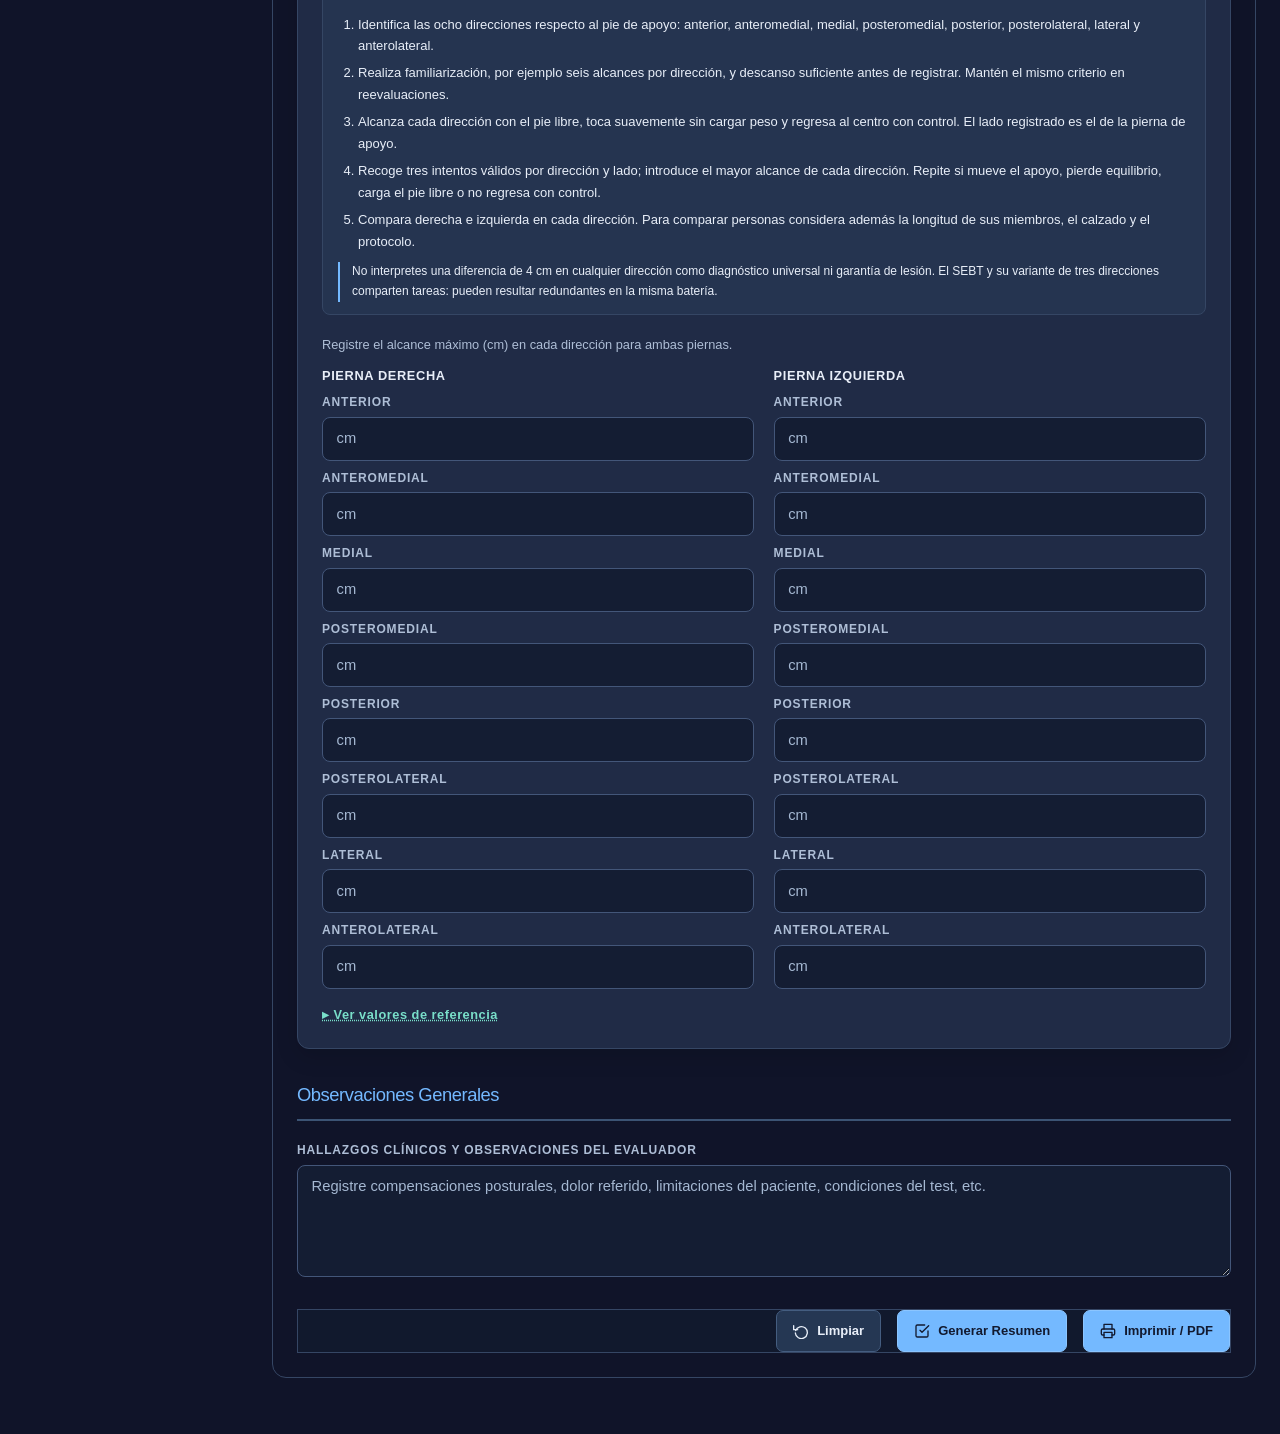
<file: evaluacion_postura_dinamica.html>
<!DOCTYPE html>
<html lang="es">
<head>
<meta charset="UTF-8"/>
<meta name="viewport" content="width=device-width, initial-scale=1.0"/>
<title>Valoración postural dinámica – Biomecánica I</title>

<style>
  :root {
    --navy: #0d1b2a;
    --teal: #1a6b72;
    --teal-light: #22909a;
    --gold: #c9a84c;
    --gold-light: #e3c97a;
    --cream: #f8f4ee;
    --white: #ffffff;
    --gray-100: #f1ede7;
    --gray-200: #e2ddd6;
    --gray-400: #9a9188;
    --gray-600: #5c5750;
    --risk-normal: #1e7a4a;
    --risk-moderate: #b07d15;
    --risk-high: #c0392b;
    --risk-normal-bg: #eaf7f0;
    --risk-moderate-bg: #fdf5e3;
    --risk-high-bg: #fdecea;
  }

  * { box-sizing: border-box; margin: 0; padding: 0; }

  body {
    font-family: 'DM Sans', sans-serif;
    background: var(--cream);
    color: var(--navy);
    min-height: 100vh;
  }

  /* ── PAGE WRAPPER ── */
  .page {
    max-width: 960px;
    margin: 0 auto;
    padding: 2rem 1.5rem 4rem;
  }

  /* ── HEADER ── */
  .header {
    background: var(--navy);
    color: var(--white);
    padding: 2.5rem 2.5rem 2rem;
    border-radius: 16px 16px 0 0;
    position: relative;
    overflow: hidden;
  }
  .header::before {
    content: '';
    position: absolute;
    inset: 0;
    background: radial-gradient(ellipse at 80% 0%, rgba(26,107,114,.55) 0%, transparent 65%),
                radial-gradient(ellipse at 10% 110%, rgba(201,168,76,.2) 0%, transparent 60%);
    pointer-events: none;
  }
  .header-inner { position: relative; z-index: 1; }
  .header-top { display: flex; align-items: center; gap: 1.25rem; margin-bottom: 1.25rem; }
  .header-icon {
    width: 52px; height: 52px;
    background: var(--teal);
    border-radius: 14px;
    display: grid; place-items: center;
    flex-shrink: 0;
  }
  .header-icon svg { width: 28px; height: 28px; }
  .header h1 {
    font-family: 'DM Serif Display', serif;
    font-size: 1.85rem;
    line-height: 1.15;
  }
  .header h1 span { color: var(--gold-light); }
  .header-sub {
    font-size: .82rem;
    font-weight: 500;
    letter-spacing: .12em;
    text-transform: uppercase;
    color: rgba(255,255,255,.5);
    margin-top: .35rem;
  }
  .header-divider {
    height: 1px;
    background: rgba(255,255,255,.12);
    margin: 1.4rem 0;
  }
  .patient-grid {
    display: grid;
    grid-template-columns: repeat(auto-fill, minmax(200px, 1fr));
    gap: .85rem;
  }
  .field-group label {
    display: block;
    font-size: .72rem;
    font-weight: 600;
    letter-spacing: .08em;
    text-transform: uppercase;
    color: rgba(255,255,255,.45);
    margin-bottom: .3rem;
  }
  .field-group input, .field-group select {
    width: 100%;
    background: rgba(255,255,255,.08);
    border: 1px solid rgba(255,255,255,.18);
    border-radius: 8px;
    padding: .55rem .8rem;
    color: var(--white);
    font-family: 'DM Sans', sans-serif;
    font-size: .9rem;
    outline: none;
    transition: border-color .2s, background .2s;
  }
  .field-group input::placeholder { color: rgba(255,255,255,.3); }
  .field-group input:focus, .field-group select:focus {
    border-color: var(--gold);
    background: rgba(255,255,255,.13);
  }
  .field-group select option { color: var(--navy); background: var(--white); }

  /* ── CARD SHELL ── */
  .card-shell {
    background: var(--white);
    border: 1px solid var(--gray-200);
    border-top: none;
    border-radius: 0 0 16px 16px;
    padding: 2rem 2.5rem 2.5rem;
  }

  /* ── SECTION TITLE ── */
  .section-title {
    font-family: 'DM Serif Display', serif;
    font-size: 1.15rem;
    color: var(--teal);
    border-bottom: 2px solid var(--gray-200);
    padding-bottom: .6rem;
    margin: 2rem 0 1.25rem;
  }
  .section-title:first-child { margin-top: 0; }

  /* ── TEST CARD ── */
  .test-card {
    background: var(--cream);
    border: 1px solid var(--gray-200);
    border-radius: 12px;
    margin-bottom: 1.25rem;
    overflow: hidden;
    transition: box-shadow .2s;
  }
  .test-card:hover { box-shadow: 0 4px 18px rgba(13,27,42,.07); }

  .test-header {
    display: flex;
    align-items: center;
    gap: 1rem;
    padding: 1rem 1.25rem;
    background: var(--navy);
    color: var(--white);
  }
  .test-number {
    width: 32px; height: 32px;
    background: var(--gold);
    color: var(--navy);
    border-radius: 50%;
    display: grid; place-items: center;
    font-weight: 700;
    font-size: .85rem;
    flex-shrink: 0;
  }
  .test-name {
    font-family: 'DM Serif Display', serif;
    font-size: 1.05rem;
  }
  .test-abbr {
    font-size: .75rem;
    color: var(--gold-light);
    font-weight: 500;
    letter-spacing: .05em;
  }

  .test-body { padding: 1.2rem 1.25rem; }
  .test-row { display: grid; grid-template-columns: 1fr 1fr; gap: 1rem; }
  @media (max-width: 600px) { .test-row { grid-template-columns: 1fr; } }

  /* ── INPUTS ── */
  .input-wrap { display: flex; flex-direction: column; gap: .3rem; }
  .input-wrap label {
    font-size: .75rem;
    font-weight: 600;
    text-transform: uppercase;
    letter-spacing: .07em;
    color: var(--gray-600);
  }
  .input-wrap input, .input-wrap select, .input-wrap textarea {
    background: var(--white);
    border: 1.5px solid var(--gray-200);
    border-radius: 8px;
    padding: .6rem .85rem;
    font-family: 'DM Sans', sans-serif;
    font-size: .92rem;
    color: var(--navy);
    outline: none;
    transition: border-color .2s, box-shadow .2s;
    width: 100%;
  }
  .input-wrap input:focus, .input-wrap select:focus, .input-wrap textarea:focus {
    border-color: var(--teal);
    box-shadow: 0 0 0 3px rgba(26,107,114,.12);
  }
  .input-wrap textarea { resize: vertical; min-height: 72px; }

  /* ── RISK BADGE ── */
  .risk-display {
    margin-top: .85rem;
    padding: .6rem 1rem;
    border-radius: 8px;
    font-size: .85rem;
    font-weight: 600;
    display: none;
    align-items: center;
    gap: .5rem;
    transition: all .3s;
  }
  .risk-display.visible { display: flex; }
  .risk-display.normal { background: var(--risk-normal-bg); color: var(--risk-normal); border: 1px solid #a8e6c4; }
  .risk-display.moderate { background: var(--risk-moderate-bg); color: var(--risk-moderate); border: 1px solid #f0d08a; }
  .risk-display.high { background: var(--risk-high-bg); color: var(--risk-high); border: 1px solid #f5b7b1; }
  .risk-dot { width: 8px; height: 8px; border-radius: 50%; background: currentColor; flex-shrink:0; }

  /* ── REFERENCE TABLE ── */
  .ref-table-wrap { margin-top: 1rem; }
  .ref-toggle {
    background: none; border: none; cursor: pointer;
    font-family: 'DM Sans', sans-serif;
    font-size: .8rem; font-weight: 600;
    color: var(--teal-light);
    display: flex; align-items: center; gap: .4rem;
    padding: 0; letter-spacing: .04em;
    text-decoration: underline dotted;
  }
  .ref-toggle:hover { color: var(--teal); }
  .ref-table {
    display: none;
    width: 100%;
    border-collapse: collapse;
    font-size: .82rem;
    margin-top: .6rem;
    border-radius: 8px;
    overflow: hidden;
    border: 1px solid var(--gray-200);
  }
  .ref-table.open { display: table; }
  .ref-table th {
    background: var(--navy);
    color: var(--white);
    padding: .45rem .8rem;
    text-align: left;
    font-weight: 600;
    font-size: .75rem;
    letter-spacing: .06em;
    text-transform: uppercase;
  }
  .ref-table td {
    padding: .4rem .8rem;
    border-bottom: 1px solid var(--gray-200);
    background: var(--white);
  }
  .ref-table tr:last-child td { border-bottom: none; }
  .ref-table .tag-normal { color: var(--risk-normal); font-weight: 600; }
  .ref-table .tag-moderate { color: var(--risk-moderate); font-weight: 600; }
  .ref-table .tag-high { color: var(--risk-high); font-weight: 600; }

  /* ── OBSERVATIONS ── */
  .obs-section { margin-top: 2rem; }

  /* ── ACTIONS ── */
  .actions {
    display: flex;
    gap: 1rem;
    justify-content: flex-end;
    margin-top: 2rem;
    flex-wrap: wrap;
  }
  .btn {
    display: inline-flex;
    align-items: center;
    gap: .5rem;
    padding: .75rem 1.6rem;
    border-radius: 10px;
    font-family: 'DM Sans', sans-serif;
    font-size: .9rem;
    font-weight: 600;
    cursor: pointer;
    border: none;
    transition: transform .15s, box-shadow .15s;
  }
  .btn:hover { transform: translateY(-2px); box-shadow: 0 6px 20px rgba(0,0,0,.15); }
  .btn:active { transform: translateY(0); }
  .btn-outline {
    background: var(--white);
    border: 2px solid var(--gray-200);
    color: var(--gray-600);
  }
  .btn-outline:hover { border-color: var(--gray-400); }
  .btn-teal {
    background: var(--teal);
    color: var(--white);
  }
  .btn-gold {
    background: var(--gold);
    color: var(--navy);
  }

  /* ── TOAST ── */
  .toast {
    position: fixed;
    bottom: 2rem; right: 2rem;
    background: var(--navy);
    color: var(--white);
    padding: .85rem 1.4rem;
    border-radius: 10px;
    font-size: .9rem;
    font-weight: 500;
    display: flex; align-items: center; gap: .6rem;
    box-shadow: 0 8px 30px rgba(0,0,0,.2);
    transform: translateY(120%);
    opacity: 0;
    transition: all .35s cubic-bezier(.34,1.56,.64,1);
    z-index: 100;
  }
  .toast.show { transform: translateY(0); opacity: 1; }

  /* ── SUMMARY BOX ── */
  .summary-box {
    background: var(--navy);
    color: var(--white);
    border-radius: 12px;
    padding: 1.5rem;
    margin-top: 2rem;
    display: none;
  }
  .summary-box.visible { display: block; }
  .summary-box h3 {
    font-family: 'DM Serif Display', serif;
    font-size: 1.1rem;
    margin-bottom: 1rem;
    color: var(--gold-light);
  }
  .summary-grid { display: grid; grid-template-columns: repeat(auto-fill, minmax(160px, 1fr)); gap: .75rem; }
  .summary-item {
    background: rgba(255,255,255,.07);
    border-radius: 8px;
    padding: .7rem .85rem;
  }
  .summary-item .si-name { font-size: .72rem; font-weight: 600; color: rgba(255,255,255,.45); text-transform: uppercase; letter-spacing: .07em; margin-bottom: .3rem; }
  .summary-item .si-value { font-size: .98rem; font-weight: 600; }
  .summary-item .si-risk { font-size: .78rem; margin-top: .2rem; }
  .si-risk.normal { color: #6ee7aa; }
  .si-risk.moderate { color: var(--gold-light); }
  .si-risk.high { color: #f8a0a0; }

  /* ── PRINT ── */
  @media print {
    body { background: #fff; }
    .page { padding: 0; max-width: 100%; }
    .btn, .actions, .ref-toggle { display: none !important; }
    .header { border-radius: 0; }
    .card-shell { border-radius: 0; }
    .test-card { break-inside: avoid; }
    .ref-table { display: table !important; }
    .summary-box { break-inside: avoid; }
    .toast { display: none !important; }
  }
</style>
<link rel="stylesheet" href="styles.css">
<script src="live-charts.js" defer></script>
<script src="procedure-print.js" defer></script><script src="stopwatches.js" defer></script></head>
<body>
<a class="skip-link" href="#contenido">Ir al contenido</a><div class="academic-bar"><a class="academic-brand" href="index.html"><span class="app-mark" aria-hidden="true">B<span>1</span></span><span>Biomecánica 1<small>Universidad Nacional del Oriente</small></span></a><p class="nav-caption">ESPACIO DE PRÁCTICA</p><nav class="academic-nav" aria-label="Evaluaciones"><a href="index.html" aria-label="Inicio"><svg viewBox="0 0 24 24" fill="none" stroke="currentColor" stroke-width="1.6" stroke-linecap="round" stroke-linejoin="round" aria-hidden="true"><path d="m3 10 9-7 9 7v10H6V10m4 10v-7h4v7"/></svg><span class="nav-long">Inicio</span><span class="nav-short" aria-hidden="true">Inicio</span></a><a href="ficha_goniometria.html" aria-label="Goniometría"><svg viewBox="0 0 24 24" fill="none" stroke="currentColor" stroke-width="1.6" stroke-linecap="round" stroke-linejoin="round" aria-hidden="true"><path d="M4 19 16 4M4 19h17M9 13a9 9 0 0 1 5 6"/><circle cx="4" cy="19" r="1"/></svg><span class="nav-long">Goniometría</span><span class="nav-short" aria-hidden="true">Gonio.</span></a><a href="respiratoria.html" aria-label="Respiratoria"><svg viewBox="0 0 24 24" fill="none" stroke="currentColor" stroke-width="1.6" stroke-linecap="round" stroke-linejoin="round" aria-hidden="true"><path d="M12 3v9m0-4C7 2 3 9 3 16s7 4 7 0v-5m2-3c5-6 9 1 9 8s-7 4-7 0v-5"/></svg><span class="nav-long">Respiratoria</span><span class="nav-short" aria-hidden="true">Resp.</span></a><a href="valoracion_postural.html" aria-label="Valoración postural"><svg viewBox="0 0 24 24" fill="none" stroke="currentColor" stroke-width="1.6" stroke-linecap="round" stroke-linejoin="round" aria-hidden="true"><circle cx="12" cy="4" r="2"/><path d="M12 6v9m-7-4h14m-7 4-4 6m4-6 4 6"/></svg><span class="nav-long">Valoración postural</span><span class="nav-short" aria-hidden="true">Postural</span></a><a href="evaluacion_postura_dinamica.html" aria-label="Valoración postural dinámica" aria-current="page"><svg viewBox="0 0 24 24" fill="none" stroke="currentColor" stroke-width="1.6" stroke-linecap="round" stroke-linejoin="round" aria-hidden="true"><circle cx="12" cy="4" r="2"/><path d="M12 6v9m-7-4 7-3 7 3m-7 4-4 6m4-6 4 6"/></svg><span class="nav-long">Valoración postural dinámica</span><span class="nav-short" aria-hidden="true">Dinámica</span></a><a href="marcha_carrera.html" aria-label="Marcha y carrera"><svg viewBox="0 0 24 24" fill="none" stroke="currentColor" stroke-width="1.6" stroke-linecap="round" stroke-linejoin="round" aria-hidden="true"><circle cx="15" cy="4" r="2"/><path d="m6 10 5-3 5 4h5m-10-4-2 7 5 3v5M9 14l-4 7"/></svg><span class="nav-long">Marcha y carrera</span><span class="nav-short" aria-hidden="true">Marcha</span></a></nav><div class="academic-teacher"><span class="teacher-avatar" aria-hidden="true">LC</span><span>Lic. Luis Castro<small>Docente · Biomecánica 1</small></span></div></div>
<div class="page" id="contenido" tabindex="-1">

  <!-- ═══ HEADER ═══ -->
  <header class="header">
    <div class="header-inner">
      <div class="header-top">
        <div class="header-icon">
          <svg viewBox="0 0 24 24" fill="none" stroke="white" stroke-width="1.8" stroke-linecap="round" stroke-linejoin="round">
            <path d="M12 2a5 5 0 0 1 5 5 5 5 0 0 1-5 5 5 5 0 0 1-5-5 5 5 0 0 1 5-5z"/>
            <path d="M5 20a7 7 0 0 1 14 0"/>
            <line x1="12" y1="12" x2="12" y2="20"/>
            <line x1="9" y1="15" x2="12" y2="12"/>
            <line x1="15" y1="15" x2="12" y2="12"/>
          </svg>
        </div>
        <div>
          <h1>Valoración <span>postural dinámica</span></h1>
          <div class="header-sub">Biomecánica I · Ficha de Evaluación Clínica</div>
        </div>
      </div>

      <div class="header-divider"></div>

      <div class="patient-grid">
        <div class="field-group">
          <label>Nombre del Paciente</label>
          <input type="text" id="pat-name" placeholder="Apellido, Nombre"/>
        </div>
        <div class="field-group">
          <label>Edad</label>
          <input type="number" id="pat-age" placeholder="años" min="0" max="120"/>
        </div>
        <div class="field-group">
          <label>Sexo</label>
          <select id="pat-sex">
            <option value="">— seleccionar —</option>
            <option>Masculino</option>
            <option>Femenino</option>
            <option>Otro</option>
          </select>
        </div>
        <div class="field-group">
          <label>Fecha de Evaluación</label>
          <input type="date" id="pat-date"/>
        </div>
        <div class="field-group">
          <label>Evaluador / Docente</label>
          <input type="text" id="pat-eval" placeholder="Nombre del evaluador"/>
        </div>
        <div class="field-group">
          <label>Longitud miembro derecho (cm)</label>
          <input type="number" id="leg-length" placeholder="cm" min="0" step="0.1" oninput="updateYBalance()"/>
        </div><div class="field-group"><label for="leg-length-left">Longitud miembro izquierdo (cm)</label><input type="number" id="leg-length-left" min="0" step="0.1" placeholder="cm" oninput="updateYBalance()"></div>
      </div>
    </div>
  </header><section class="live-chart-card" id="live-chart" aria-labelledby="chart-heading"></section>

  <!-- ═══ BODY ═══ -->
  <div class="card-shell">
    <div class="section-title">Pruebas de valoración postural dinámica</div><div class="practice-note"><b>Interpretación:</b> los rangos de las tablas de FRT, TUG, STS y SLS son orientativos y dependen de edad, población y protocolo. No se deben aplicar como diagnóstico ni clasificación universal de estudiantes jóvenes.</div><details class="procedure"><summary>Fuentes y criterios del procedimiento</summary><ul><li><a href="https://www.sralab.org/rehabilitation-measures/functional-reach-test-modified-functional-reach-test" target="_blank" rel="noopener">RehabMeasures · Functional Reach Test</a></li><li><a href="https://www.cdc.gov/steadi/media/pdfs/STEADI-Assessment-TUG-508.pdf" target="_blank" rel="noopener">CDC STEADI · TUG</a></li><li><a href="https://www.sralab.org/rehabilitation-measures/five-times-sit-stand-test" target="_blank" rel="noopener">RehabMeasures · Five Times Sit to Stand</a></li><li><a href="https://www.sralab.org/rehabilitation-measures/lower-quarter-y-balance-test" target="_blank" rel="noopener">RehabMeasures · Y Balance instrumentado y distinción del SEBT</a></li><li><a href="https://pmc.ncbi.nlm.nih.gov/articles/PMC2953327/" target="_blank" rel="noopener">Plisky et al. · Protocolo de alcances y longitud de miembros</a></li></ul><p>Apoyo unipodal: protocolo docente descrito en esta ficha. La variante de alcances con cinta y el SEBT deben repetirse con las mismas condiciones.</p></details>

    <!-- ─── 1. FRT ─── -->
    <div class="test-card">
      <div class="test-header">
        <div class="test-number">1</div>
        <div>
          <div class="test-name">Functional Reach Test</div>
          <div class="test-abbr">FRT</div>
        </div>
      </div>
      <div class="test-body"><details class="procedure" open><summary>Cómo realizar la prueba</summary><p class="procedure-meta"><b>Materiales:</b> Cinta métrica fijada horizontalmente en pared y marcas de referencia.<br><b>Posición inicial:</b> De pie, junto a la pared sin apoyarse en ella; pies fijos y brazo cercano a 90° de flexión, puño cerrado.</p><ol><li>Ubica la referencia a la altura del acromion. Registra el punto de la cabeza del tercer metacarpiano en la posición inicial.</li><li>Indica alcanzar hacia adelante lo máximo posible, sin dar un paso ni tocar la pared. Registra la posición final del mismo punto.</li><li>Calcula distancia final − inicial en centímetros. Si se mueve un pie, hay apoyo en la pared o pérdida del equilibrio, repite el intento.</li><li>Realiza dos ensayos de familiarización y tres mediciones válidas. Introduce el promedio de esas tres en el campo de alcance y registra el miembro utilizado.</li></ol><p class="procedure-note">Usa siempre el mismo brazo y posición. Los puntos de corte de referencia dependen de la población y no constituyen diagnóstico para un universitario joven.</p></details>
        <div class="test-row">
          <div class="input-wrap">
            <label>Distancia de alcance (cm)</label>
            <input type="number" id="frt-val" placeholder="ej. 28" step="0.1" oninput="evaluate('frt')"/>
          </div>
          <div class="input-wrap">
            <label>Miembro evaluado</label>
            <select id="frt-side">
              <option value="">— —</option>
              <option>Derecho</option>
              <option>Izquierdo</option>
              <option>Bilateral</option>
            </select>
          </div>
        </div>
        <div class="risk-display" id="frt-risk"></div>
        <div class="ref-table-wrap">
          <button class="ref-toggle" onclick="toggleRef('frt-ref')">▸ Ver valores de referencia</button>
          <table class="ref-table" id="frt-ref">
            <thead><tr><th>Rango</th><th>Clasificación</th></tr></thead>
            <tbody>
              <tr><td>≥ 25 cm</td><td class="tag-normal">Normal</td></tr>
              <tr><td>15 – 25 cm</td><td class="tag-moderate">Riesgo moderado</td></tr>
              <tr><td>&lt; 15 cm</td><td class="tag-high">Alto riesgo</td></tr>
            </tbody>
          </table>
        </div>
      </div>
    </div>

    <!-- ─── 2. TUG ─── -->
    <div class="test-card">
      <div class="test-header">
        <div class="test-number">2</div>
        <div>
          <div class="test-name">Timed Up and Go</div>
          <div class="test-abbr">TUG</div>
        </div>
      </div>
      <div class="test-body"><details class="procedure" open><summary>Cómo realizar la prueba</summary><p class="procedure-meta"><b>Materiales:</b> Silla estable con apoyabrazos, cronómetro y marca a 3 metros.<br><b>Posición inicial:</b> Sentado al fondo de la silla, espalda apoyada; calzado y ayuda de marcha habituales.</p><ol><li>Mide 3 m desde la silla y marca la zona de giro. Explica la secuencia y realiza una práctica.</li><li>A la señal “ya”, inicia el cronómetro: levantarse, caminar a ritmo habitual hasta la marca, girar, regresar y sentarse.</li><li>Detén el tiempo cuando vuelva a quedar sentado. Los apoyabrazos y la ayuda habitual se permiten; documenta su uso.</li><li>Registra segundos y cantidad de intentos. Si usas dos o tres, introduce su promedio y mantén el mismo criterio al repetir la evaluación.</li></ol><p class="procedure-note">Camina cerca sin marcar el ritmo. Un tropiezo, ayuda física o interrupción debe anotarse; no mezcles esos intentos con los realizados sin asistencia.</p></details>
        <div class="test-row">
          <div class="input-wrap">
            <label>Tiempo (segundos)</label>
            <input type="number" id="tug-val" placeholder="ej. 9.5" step="0.1" oninput="evaluate('tug')"/>
          </div>
          <div class="input-wrap">
            <label>Intentos</label>
            <select id="tug-attempts">
              <option value="">— —</option>
              <option>1 intento</option>
              <option>2 intentos (promedio)</option>
              <option>3 intentos (promedio)</option>
            </select>
          </div>
        </div>
        <div class="risk-display" id="tug-risk"></div>
        <div class="ref-table-wrap">
          <button class="ref-toggle" onclick="toggleRef('tug-ref')">▸ Ver valores de referencia</button>
          <table class="ref-table" id="tug-ref">
            <thead><tr><th>Rango</th><th>Clasificación</th></tr></thead>
            <tbody>
              <tr><td>&lt; 10 s</td><td class="tag-normal">Normal</td></tr>
              <tr><td>10 – 20 s</td><td class="tag-moderate">Riesgo leve</td></tr>
              <tr><td>&gt; 20 s</td><td class="tag-high">Riesgo alto</td></tr>
            </tbody>
          </table>
        </div>
      </div>
    </div>

    <!-- ─── 3. STS ─── -->
    <div class="test-card">
      <div class="test-header">
        <div class="test-number">3</div>
        <div>
          <div class="test-name">Sit to Stand Test – 5 repeticiones</div>
          <div class="test-abbr">STS</div>
        </div>
      </div>
      <div class="test-body"><details class="procedure" open><summary>Cómo realizar la prueba</summary><p class="procedure-meta"><b>Materiales:</b> Silla estable de altura conocida y cronómetro.<br><b>Posición inicial:</b> Sentado con espalda apoyada, pies apoyados y brazos cruzados sobre el pecho.</p><ol><li>Registra la altura del asiento; utiliza la misma silla en reevaluaciones. Explica y demuestra la tarea, con familiarización breve si es necesaria.</li><li>A la señal “ya”, inicia el tiempo. La persona se levanta completamente y se sienta cinco veces, tan rápido como pueda con control.</li><li>Detén el cronómetro al contactar el asiento con los glúteos después de la quinta repetición. Registra el tiempo total.</li><li>Si no completa cinco repeticiones, necesita ayuda o usa las manos, registra la modificación en observaciones; no introduzcas 0 segundos como si fuera un tiempo válido.</li></ol><p class="procedure-note">Detén la tarea ante pérdida de control, dolor o mareo. No cambies a un protocolo que finalice en la quinta bipedestación durante una comparación.</p></details>
        <div class="test-row">
          <div class="input-wrap">
            <label>Tiempo total (segundos)</label>
            <input type="number" id="sts-val" placeholder="ej. 11.2" step="0.1" oninput="evaluate('sts')"/>
          </div>
          <div class="input-wrap">
            <label>Altura de la silla (cm)</label>
            <input type="number" id="sts-chair" placeholder="ej. 43" step="1"/>
          </div>
        </div>
        <div class="risk-display" id="sts-risk"></div>
        <div class="ref-table-wrap">
          <button class="ref-toggle" onclick="toggleRef('sts-ref')">▸ Ver valores de referencia</button>
          <table class="ref-table" id="sts-ref">
            <thead><tr><th>Rango</th><th>Clasificación</th></tr></thead>
            <tbody>
              <tr><td>&lt; 12 s</td><td class="tag-normal">Normal</td></tr>
              <tr><td>12 – 15 s</td><td class="tag-moderate">Riesgo leve</td></tr>
              <tr><td>&gt; 15 s</td><td class="tag-high">Déficit funcional</td></tr>
            </tbody>
          </table>
        </div>
      </div>
    </div>

    <!-- ─── 4. Y Balance ─── -->
    <div class="test-card">
      <div class="test-header">
        <div class="test-number">4</div>
        <div>
          <div class="test-name">Alcance en Y · variante con cinta</div>
          <div class="test-abbr">YBT</div>
        </div>
      </div>
      <div class="test-body"><details class="procedure" open><summary>Cómo realizar la prueba</summary><p class="procedure-meta"><b>Materiales:</b> Cinta métrica y tres líneas de cinta adhesiva en forma de Y; superficie firme.<br><b>Posición inicial:</b> Apoyo unipodal, manos en caderas, pie de apoyo centrado en la unión de las líneas.</p><ol><li>Dibuja una línea anterior y dos posteriores. Cada posterior forma 135° con la anterior; entre ambas posteriores quedan 90°.</li><li>Mide la longitud de cada miembro desde EIAS hasta maléolo medial en supino y regístrala. El lado registrado en los alcances es el de la pierna de apoyo.</li><li>Familiariza con seis alcances por dirección y lado. Con la pierna libre, alcanza suavemente cada línea y vuelve al inicio sin transferir el peso al pie libre.</li><li>Registra tres intentos válidos por dirección y lado, y escribe el mayor alcance de cada dirección. Repite si se mueve el pie de apoyo, se carga el pie libre o no se retorna con control.</li><li>El porcentaje compuesto se calcula únicamente con las tres direcciones completas: (anterior + posteromedial + posterolateral) ÷ (3 × longitud del miembro de apoyo) × 100.</li></ol><p class="procedure-note">Con cinta en el suelo es una variante docente del SEBT de tres direcciones; no equivale al Y Balance instrumentado. No apliques automáticamente puntos de corte de riesgo de lesión del dispositivo.</p></details>
        <div style="margin-bottom:.7rem;font-size:.8rem;color:var(--gray-600);">Ingrese las distancias en cm para cada dirección (pierna de apoyo derecha e izquierda).</div>
        <div style="display:grid;grid-template-columns:1fr 1fr;gap:1rem;">
          <div>
            <div style="font-weight:700;font-size:.8rem;color:var(--navy);margin-bottom:.5rem;text-transform:uppercase;letter-spacing:.05em;">Pierna Derecha</div>
            <div class="input-wrap" style="margin-bottom:.6rem">
              <label>Anterior (cm)</label>
              <input type="number" id="ybt-r-ant" step="0.1" placeholder="—" oninput="updateYBalance()"/>
            </div>
            <div class="input-wrap" style="margin-bottom:.6rem">
              <label>Posteromedial (cm)</label>
              <input type="number" id="ybt-r-pm" step="0.1" placeholder="—" oninput="updateYBalance()"/>
            </div>
            <div class="input-wrap">
              <label>Posterolateral (cm)</label>
              <input type="number" id="ybt-r-pl" step="0.1" placeholder="—" oninput="updateYBalance()"/>
            </div>
          </div>
          <div>
            <div style="font-weight:700;font-size:.8rem;color:var(--navy);margin-bottom:.5rem;text-transform:uppercase;letter-spacing:.05em;">Pierna Izquierda</div>
            <div class="input-wrap" style="margin-bottom:.6rem">
              <label>Anterior (cm)</label>
              <input type="number" id="ybt-l-ant" step="0.1" placeholder="—" oninput="updateYBalance()"/>
            </div>
            <div class="input-wrap" style="margin-bottom:.6rem">
              <label>Posteromedial (cm)</label>
              <input type="number" id="ybt-l-pm" step="0.1" placeholder="—" oninput="updateYBalance()"/>
            </div>
            <div class="input-wrap">
              <label>Posterolateral (cm)</label>
              <input type="number" id="ybt-l-pl" step="0.1" placeholder="—" oninput="updateYBalance()"/>
            </div>
          </div>
        </div>
        <div class="risk-display" id="ybt-risk"></div>
        <div id="ybt-pct" style="margin-top:.6rem;font-size:.84rem;color:var(--gray-600);display:none;"></div>
        <div class="ref-table-wrap">
          <button class="ref-toggle" onclick="toggleRef('ybt-ref')">▸ Ver valores de referencia</button>
          <table class="ref-table" id="ybt-ref"><thead><tr><th>Medida</th><th>Registro</th></tr></thead><tbody><tr><td>Alcances</td><td>Mayor distancia válida por dirección y lado, en cm</td></tr><tr><td>Compuesto</td><td>Suma de tres alcances / (3 × longitud del miembro) × 100</td></tr><tr><td>Comparación</td><td>Descriptiva; sin puntos de corte universales para la variante con cinta</td></tr></tbody></table>
        </div>
      </div>
    </div>

    <!-- ─── 5. Single Leg Stance ─── -->
    <div class="test-card">
      <div class="test-header">
        <div class="test-number">5</div>
        <div>
          <div class="test-name">Apoyo unipodal · complemento estático</div>
          <div class="test-abbr">SLS</div>
        </div>
      </div>
      <div class="test-body"><details class="procedure" open><summary>Cómo realizar la prueba</summary><p class="procedure-meta"><b>Materiales:</b> Cronómetro; evaluador próximo para seguridad.<br><b>Posición inicial:</b> De pie, manos en caderas, ojos abiertos y mirada fija al frente.</p><ol><li>Levanta un pie sin apoyarlo sobre la otra pierna y comienza a cronometrar al separarlo del suelo.</li><li>Mantén el apoyo hasta 30 s. Finaliza si toca el suelo el pie libre, cambia la base de apoyo, retira las manos para compensar o necesita ayuda.</li><li>Realiza dos intentos por lado con descanso. Introduce el mejor tiempo válido de cada lado.</li><li>Describe oscilación, control pélvico, inclinación del tronco y motivo de finalización en observaciones.</li></ol><p class="procedure-note">Esta prueba es estática y complementa la batería de valoración dinámica. No añadir alcances o perturbaciones y usar los mismos puntos de corte del apoyo estático.</p></details>
        <div class="test-row">
          <div class="input-wrap">
            <label>Tiempo pierna derecha (s)</label>
            <input type="number" id="sls-r" min="0" max="30" placeholder="ej. 28" step="0.1" oninput="evaluate('sls')"/>
          </div>
          <div class="input-wrap">
            <label>Tiempo pierna izquierda (s)</label>
            <input type="number" id="sls-l" min="0" max="30" placeholder="ej. 25" step="0.1" oninput="evaluate('sls')"/>
          </div>
        </div>
        <div class="risk-display" id="sls-risk"></div>
        <div class="ref-table-wrap">
          <button class="ref-toggle" onclick="toggleRef('sls-ref')">▸ Ver valores de referencia</button>
          <table class="ref-table" id="sls-ref">
            <thead><tr><th>Rango</th><th>Clasificación</th></tr></thead>
            <tbody>
              <tr><td>≥ 30 s</td><td class="tag-normal">Normal</td></tr>
              <tr><td>20 – 29 s</td><td class="tag-moderate">Déficit leve</td></tr>
              <tr><td>&lt; 20 s</td><td class="tag-high">Déficit significativo</td></tr>
              <tr><td>&lt; 10 s</td><td class="tag-high">Alto riesgo</td></tr>
            </tbody>
          </table>
        </div>
      </div>
    </div>

    <!-- ─── 6. SEBT ─── -->
    <div class="test-card">
      <div class="test-header">
        <div class="test-number">6</div>
        <div>
          <div class="test-name">Star Excursion Balance Test</div>
          <div class="test-abbr">SEBT</div>
        </div>
      </div>
      <div class="test-body"><details class="procedure" open><summary>Cómo realizar la prueba</summary><p class="procedure-meta"><b>Materiales:</b> Cinta métrica y ocho líneas radiales separadas 45° marcadas en el suelo.<br><b>Posición inicial:</b> Apoyo unipodal en el centro de la estrella, manos en caderas.</p><ol><li>Identifica las ocho direcciones respecto al pie de apoyo: anterior, anteromedial, medial, posteromedial, posterior, posterolateral, lateral y anterolateral.</li><li>Realiza familiarización, por ejemplo seis alcances por dirección, y descanso suficiente antes de registrar. Mantén el mismo criterio en reevaluaciones.</li><li>Alcanza cada dirección con el pie libre, toca suavemente sin cargar peso y regresa al centro con control. El lado registrado es el de la pierna de apoyo.</li><li>Recoge tres intentos válidos por dirección y lado; introduce el mayor alcance de cada dirección. Repite si mueve el apoyo, pierde equilibrio, carga el pie libre o no regresa con control.</li><li>Compara derecha e izquierda en cada dirección. Para comparar personas considera además la longitud de sus miembros, el calzado y el protocolo.</li></ol><p class="procedure-note">No interpretes una diferencia de 4 cm en cualquier dirección como diagnóstico universal ni garantía de lesión. El SEBT y su variante de tres direcciones comparten tareas: pueden resultar redundantes en la misma batería.</p></details>
        <div style="margin-bottom:.7rem;font-size:.8rem;color:var(--gray-600);">Registre el alcance máximo (cm) en cada dirección para ambas piernas.</div>
        <div style="display:grid;grid-template-columns:1fr 1fr;gap:1.2rem;">
          <div>
            <div style="font-weight:700;font-size:.8rem;color:var(--navy);margin-bottom:.5rem;text-transform:uppercase;letter-spacing:.05em;">Pierna Derecha</div>
            <div class="input-wrap" style="margin-bottom:.5rem"><label>Anterior</label><input type="number" id="sebt-r-ant" step="0.1" placeholder="cm" oninput="evaluateSEBT()"/></div>
            <div class="input-wrap" style="margin-bottom:.5rem"><label>Anteromedial</label><input type="number" id="sebt-r-am" step="0.1" placeholder="cm" oninput="evaluateSEBT()"/></div>
            <div class="input-wrap" style="margin-bottom:.5rem"><label>Medial</label><input type="number" id="sebt-r-m" step="0.1" placeholder="cm" oninput="evaluateSEBT()"/></div>
            <div class="input-wrap" style="margin-bottom:.5rem"><label>Posteromedial</label><input type="number" id="sebt-r-pm" step="0.1" placeholder="cm" oninput="evaluateSEBT()"/></div>
            <div class="input-wrap" style="margin-bottom:.5rem"><label>Posterior</label><input type="number" id="sebt-r-p" step="0.1" placeholder="cm" oninput="evaluateSEBT()"/></div>
            <div class="input-wrap" style="margin-bottom:.5rem"><label>Posterolateral</label><input type="number" id="sebt-r-pl" step="0.1" placeholder="cm" oninput="evaluateSEBT()"/></div>
            <div class="input-wrap" style="margin-bottom:.5rem"><label>Lateral</label><input type="number" id="sebt-r-l" step="0.1" placeholder="cm" oninput="evaluateSEBT()"/></div>
            <div class="input-wrap"><label>Anterolateral</label><input type="number" id="sebt-r-al" step="0.1" placeholder="cm" oninput="evaluateSEBT()"/></div>
          </div>
          <div>
            <div style="font-weight:700;font-size:.8rem;color:var(--navy);margin-bottom:.5rem;text-transform:uppercase;letter-spacing:.05em;">Pierna Izquierda</div>
            <div class="input-wrap" style="margin-bottom:.5rem"><label>Anterior</label><input type="number" id="sebt-l-ant" step="0.1" placeholder="cm" oninput="evaluateSEBT()"/></div>
            <div class="input-wrap" style="margin-bottom:.5rem"><label>Anteromedial</label><input type="number" id="sebt-l-am" step="0.1" placeholder="cm" oninput="evaluateSEBT()"/></div>
            <div class="input-wrap" style="margin-bottom:.5rem"><label>Medial</label><input type="number" id="sebt-l-m" step="0.1" placeholder="cm" oninput="evaluateSEBT()"/></div>
            <div class="input-wrap" style="margin-bottom:.5rem"><label>Posteromedial</label><input type="number" id="sebt-l-pm" step="0.1" placeholder="cm" oninput="evaluateSEBT()"/></div>
            <div class="input-wrap" style="margin-bottom:.5rem"><label>Posterior</label><input type="number" id="sebt-l-p" step="0.1" placeholder="cm" oninput="evaluateSEBT()"/></div>
            <div class="input-wrap" style="margin-bottom:.5rem"><label>Posterolateral</label><input type="number" id="sebt-l-pl" step="0.1" placeholder="cm" oninput="evaluateSEBT()"/></div>
            <div class="input-wrap" style="margin-bottom:.5rem"><label>Lateral</label><input type="number" id="sebt-l-l" step="0.1" placeholder="cm" oninput="evaluateSEBT()"/></div>
            <div class="input-wrap"><label>Anterolateral</label><input type="number" id="sebt-l-al" step="0.1" placeholder="cm" oninput="evaluateSEBT()"/></div>
          </div>
        </div>
        <div class="risk-display" id="sebt-risk"></div>
        <div class="ref-table-wrap">
          <button class="ref-toggle" onclick="toggleRef('sebt-ref')">▸ Ver valores de referencia</button>
          <table class="ref-table" id="sebt-ref"><thead><tr><th>Medida</th><th>Registro</th></tr></thead><tbody><tr><td>Alcance</td><td>Mayor intento válido por dirección y pierna de apoyo</td></tr><tr><td>Diferencia D/I</td><td>Comparación descriptiva, sin diagnóstico automático</td></tr></tbody></table>
        </div>
      </div>
    </div>

    <!-- ─── Observaciones ─── -->
    <div class="obs-section">
      <div class="section-title">Observaciones Generales</div>
      <div class="input-wrap">
        <label>Hallazgos clínicos y observaciones del evaluador</label>
        <textarea id="obs-text" rows="4" placeholder="Registre compensaciones posturales, dolor referido, limitaciones del paciente, condiciones del test, etc."></textarea>
      </div>
    </div>

    <!-- ─── Resumen ─── -->
    <div class="summary-box" id="summary-box">
      <h3>⊕ Resumen de Resultados</h3>
      <div class="summary-grid" id="summary-grid"></div>
    </div>

    <!-- ─── Acciones ─── -->
    <div class="actions">
      <button class="btn btn-outline" onclick="clearForm()">
        <svg width="16" height="16" viewBox="0 0 24 24" fill="none" stroke="currentColor" stroke-width="2" stroke-linecap="round" stroke-linejoin="round"><polyline points="1 4 1 10 7 10"/><path d="M3.51 15a9 9 0 1 0 .49-3.61"/></svg>
        Limpiar
      </button>
      <button class="btn btn-teal" onclick="generateSummary()">
        <svg width="16" height="16" viewBox="0 0 24 24" fill="none" stroke="currentColor" stroke-width="2" stroke-linecap="round" stroke-linejoin="round"><polyline points="9 11 12 14 22 4"/><path d="M21 12v7a2 2 0 0 1-2 2H5a2 2 0 0 1-2-2V5a2 2 0 0 1 2-2h11"/></svg>
        Generar Resumen
      </button>
      <button class="btn btn-gold" onclick="printPDF()">
        <svg width="16" height="16" viewBox="0 0 24 24" fill="none" stroke="currentColor" stroke-width="2" stroke-linecap="round" stroke-linejoin="round"><polyline points="6 9 6 2 18 2 18 9"/><path d="M6 18H4a2 2 0 0 1-2-2v-5a2 2 0 0 1 2-2h16a2 2 0 0 1 2 2v5a2 2 0 0 1-2 2h-2"/><rect x="6" y="14" width="12" height="8"/></svg>
        Imprimir / PDF
      </button>
    </div>

  </div><!-- end card-shell -->
</div><!-- end page -->

<!-- TOAST -->
<div class="toast" id="toast"></div>

<script>
// ── Set today's date ──
document.getElementById('pat-date').value = new Date().toISOString().split('T')[0];

// ── Toggle reference tables ──
function toggleRef(id) {
  const t = document.getElementById(id);
  const btn = t.previousElementSibling;
  const open = t.classList.toggle('open');
  btn.textContent = (open ? '▾' : '▸') + ' Ver valores de referencia';
}

// ── Risk display helper ──
function showRisk(el, level, text) {
  const icons = { normal: '✓', moderate: '⚠', high: '✕', descriptive:'•' };
  el.className = 'risk-display visible ' + level;
  el.innerHTML = `<span class="risk-dot"></span><strong>${icons[level]}</strong> ${text}`;
}

// ── FRT ──
function evalFRT(v) {
  if (v >= 25) return ['normal', 'Normal (≥ 25 cm)'];
  if (v >= 15) return ['moderate', 'Riesgo moderado (15–25 cm)'];
  return ['high', 'Alto riesgo (< 15 cm)'];
}

// ── TUG ──
function evalTUG(v) {
  if (v < 10) return ['normal', 'Normal (< 10 s)'];
  if (v <= 20) return ['moderate', 'Riesgo leve (10–20 s)'];
  return ['high', 'Riesgo alto (> 20 s)'];
}

// ── STS ──
function evalSTS(v) {
  if (v < 12) return ['normal', 'Normal (< 12 s)'];
  if (v <= 15) return ['moderate', 'Riesgo leve (12–15 s)'];
  return ['high', 'Déficit funcional (> 15 s)'];
}

// ── SLS ──
function evalSLS(v) {
  if (v >= 30) return ['normal', 'Normal (≥ 30 s)'];
  if (v >= 20) return ['moderate', 'Déficit leve (20–29 s)'];
  if (v >= 10) return ['high', 'Déficit significativo (< 20 s)'];
  return ['high', 'Alto riesgo (< 10 s)'];
}

// ── Generic evaluate ──
function evaluate(test) {
  const evalFns = { frt: evalFRT, tug: evalTUG, sts: evalSTS };
  const inputIds = { frt: 'frt-val', tug: 'tug-val', sts: 'sts-val' };
  const riskId = test + '-risk';

  if (test === 'sls') { evaluateSLS(); return; }

  const val = parseFloat(document.getElementById(inputIds[test]).value);
  const el = document.getElementById(riskId);
  if (isNaN(val)) { el.className = 'risk-display'; return; }
  const [level, text] = evalFns[test](val);
  showRisk(el, level, text);
}

// ── SLS ──
function evaluateSLS() {
  const r = parseFloat(document.getElementById('sls-r').value);
  const l = parseFloat(document.getElementById('sls-l').value);
  const el = document.getElementById('sls-risk');
  const vals = [r, l].filter(v => !isNaN(v));
  if (vals.length === 0) { el.className = 'risk-display'; return; }
  const worst = Math.min(...vals);
  const [level, text] = evalSLS(worst);
  const side = isNaN(r) ? 'Izq' : isNaN(l) ? 'Der' : (r < l ? 'Derecha peor' : l < r ? 'Izquierda peor' : 'Simétrico');
  showRisk(el, level, text + ` · ${side}`);
}

// ── Y Balance ──
function updateYBalance() {
 const el=document.getElementById('ybt-risk'),pct=document.getElementById('ybt-pct');
 const sides=[['r','Derecho','leg-length'],['l','Izquierdo','leg-length-left']];
 const lines=[]; let any=false;
 sides.forEach(([side,label,lengthId])=>{
  const values=['ant','pm','pl'].map(d=>parseFloat(document.getElementById('ybt-'+side+'-'+d).value));
  any=any||values.some(v=>Number.isFinite(v));
  const length=parseFloat(document.getElementById(lengthId).value);
  if(values.every(v=>Number.isFinite(v)&&v>=0)&&length>0) lines.push(label+': '+(values.reduce((a,b)=>a+b,0)/(3*length)*100).toFixed(1)+'%');
 });
 pct.textContent='Compuesto / longitud del miembro — '+lines.join(' | ');pct.style.display=lines.length?'block':'none';
 if(!any){el.className='risk-display';return;}
 const r=parseFloat(document.getElementById('ybt-r-ant').value),l=parseFloat(document.getElementById('ybt-l-ant').value);
 const text=Number.isFinite(r)&&Number.isFinite(l)?'Diferencia anterior: '+Math.abs(r-l).toFixed(1)+' cm. Registro descriptivo, sin clasificación automática.':'Completa ambos lados para comparar; tres direcciones y longitud por lado para el porcentaje compuesto.';
 showRisk(el,'descriptive',text);
}

// ── SEBT ──
function evaluateSEBT() {
 const dirs=['ant','am','m','pm','p','pl','l','al'];
 const el=document.getElementById('sebt-risk');const diffs=[];
 dirs.forEach(d=>{const r=parseFloat(document.getElementById('sebt-r-'+d).value),l=parseFloat(document.getElementById('sebt-l-'+d).value);if(Number.isFinite(r)&&Number.isFinite(l))diffs.push(d.toUpperCase()+': '+Math.abs(r-l).toFixed(1)+' cm');});
 if(!diffs.length){el.className='risk-display';return;}
 showRisk(el,'descriptive','Diferencias absolutas D/I — '+diffs.join(' · ')+'. Interpretar con longitud de miembros y protocolo.');
}

// ── Summary ──
function getRiskLabel(level) {
  if(level==='descriptive') return 'Registro descriptivo';
  if (level === 'normal') return 'Normal';
  if (level === 'moderate') return 'Riesgo leve/moderado';
  return 'Riesgo alto / Déficit';
}

function generateSummary() {
  const tests = [
    { id:'frt', name:'FRT', getVal:()=>document.getElementById('frt-val').value, getLevel:()=>{
      const v=parseFloat(document.getElementById('frt-val').value);
      if(isNaN(v))return null;return evalFRT(v);
    }},
    { id:'tug', name:'TUG', getVal:()=>document.getElementById('tug-val').value+'s', getLevel:()=>{
      const v=parseFloat(document.getElementById('tug-val').value);
      if(isNaN(v))return null;return evalTUG(v);
    }},
    { id:'sts', name:'STS', getVal:()=>document.getElementById('sts-val').value+'s', getLevel:()=>{
      const v=parseFloat(document.getElementById('sts-val').value);
      if(isNaN(v))return null;return evalSTS(v);
    }},
    { id:'sls', name:'SLS', getVal:()=>{
      const r=document.getElementById('sls-r').value,l=document.getElementById('sls-l').value;
      return [r?'Der:'+r+'s':'',l?'Izq:'+l+'s':''].filter(Boolean).join(' ');
    }, getLevel:()=>{
      const r=parseFloat(document.getElementById('sls-r').value),l=parseFloat(document.getElementById('sls-l').value);
      const vals=[r,l].filter(v=>!isNaN(v));if(vals.length===0)return null;
      return evalSLS(Math.min(...vals));
    }},
    { id:'ybt', name:'Alcance en Y', getVal:()=>'Ver detalle', getLevel:()=>{
      const el=document.getElementById('ybt-risk');
      if(!el.classList.contains('visible'))return null;
      return['descriptive','Registro descriptivo'];
    }},
    { id:'sebt', name:'SEBT', getVal:()=>'Ver detalle', getLevel:()=>{
      const el=document.getElementById('sebt-risk');
      if(!el.classList.contains('visible'))return null;
      return['descriptive','Registro descriptivo'];
    }},
  ];

  const grid = document.getElementById('summary-grid');
  grid.innerHTML = '';
  let hasData = false;

  tests.forEach(t => {
    const result = t.getLevel();
    if (!result) return;
    hasData = true;
    const [level, label] = result;
    const val = t.getVal();
    const item = document.createElement('div');
    item.className = 'summary-item';
    item.innerHTML = `<div class="si-name">${t.name}</div><div class="si-value">${val || '—'}</div><div class="si-risk ${level}">${getRiskLabel(level)}</div>`;
    grid.appendChild(item);
  });

  const box = document.getElementById('summary-box');
  if (hasData) {
    box.classList.add('visible');
    box.scrollIntoView({behavior:'smooth', block:'nearest'});
    showToast('✓ Resumen generado');
  } else {
    showToast('⚠ Ingrese al menos un valor para generar el resumen');
  }
}

// ── Print ──
function printPDF() {
  // Open all ref tables for print
  document.querySelectorAll('.ref-table').forEach(t => t.classList.add('open'));
  generateSummary();
  setTimeout(() => window.print(), 300);
}

// ── Clear ──
function clearForm() {
  if (!confirm('¿Desea limpiar todos los datos del formulario?')) return;
  document.dispatchEvent(new Event('reset-stopwatches'));
  document.querySelectorAll('input:not([type=date]), select, textarea').forEach(el => { el.value = ''; });
  document.querySelectorAll('.risk-display').forEach(el => el.className = 'risk-display');
  document.getElementById('ybt-pct').style.display = 'none';
  document.getElementById('summary-box').classList.remove('visible');
  document.getElementById('pat-date').value = new Date().toISOString().split('T')[0];
  showToast('Formulario limpiado');
}

// ── Toast ──
function showToast(msg) {
  const t = document.getElementById('toast');
  t.textContent = msg;
  t.classList.add('show');
  setTimeout(() => t.classList.remove('show'), 2800);
}
</script>
</body>
</html>
</file>
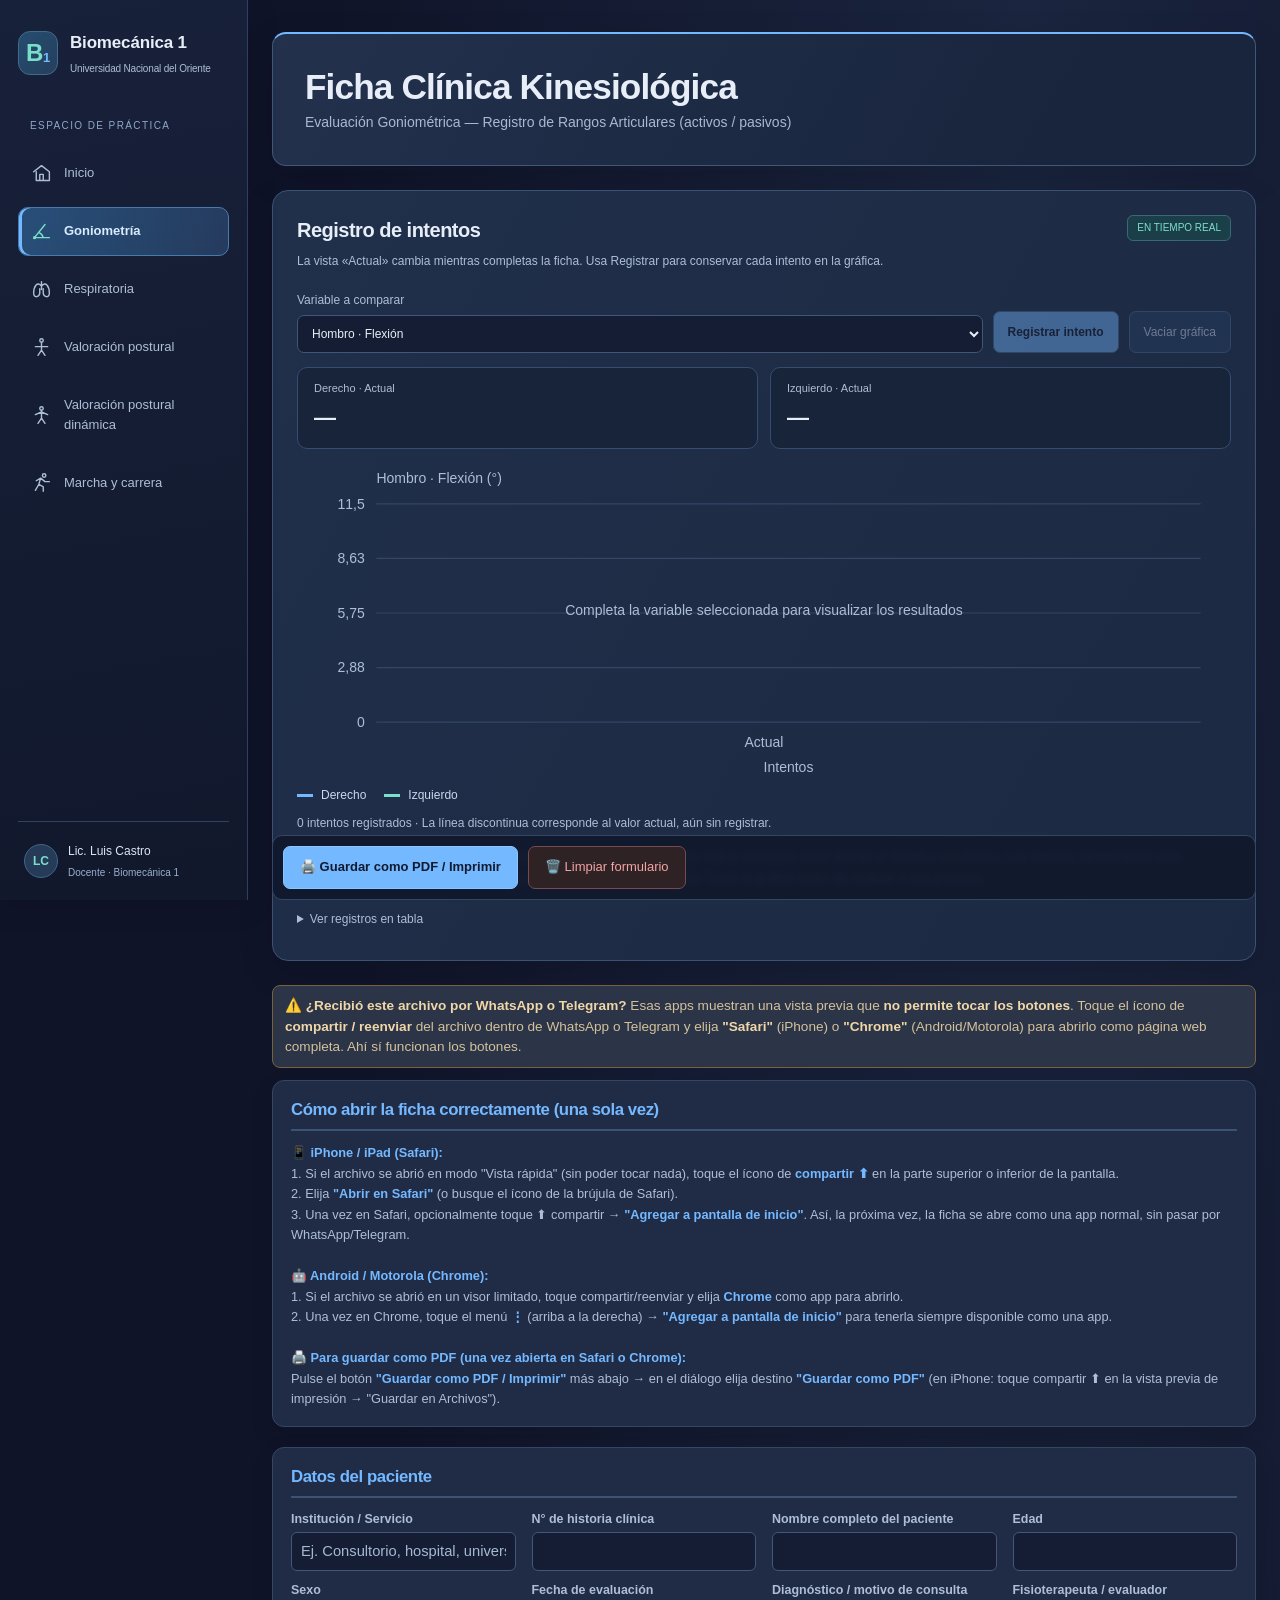
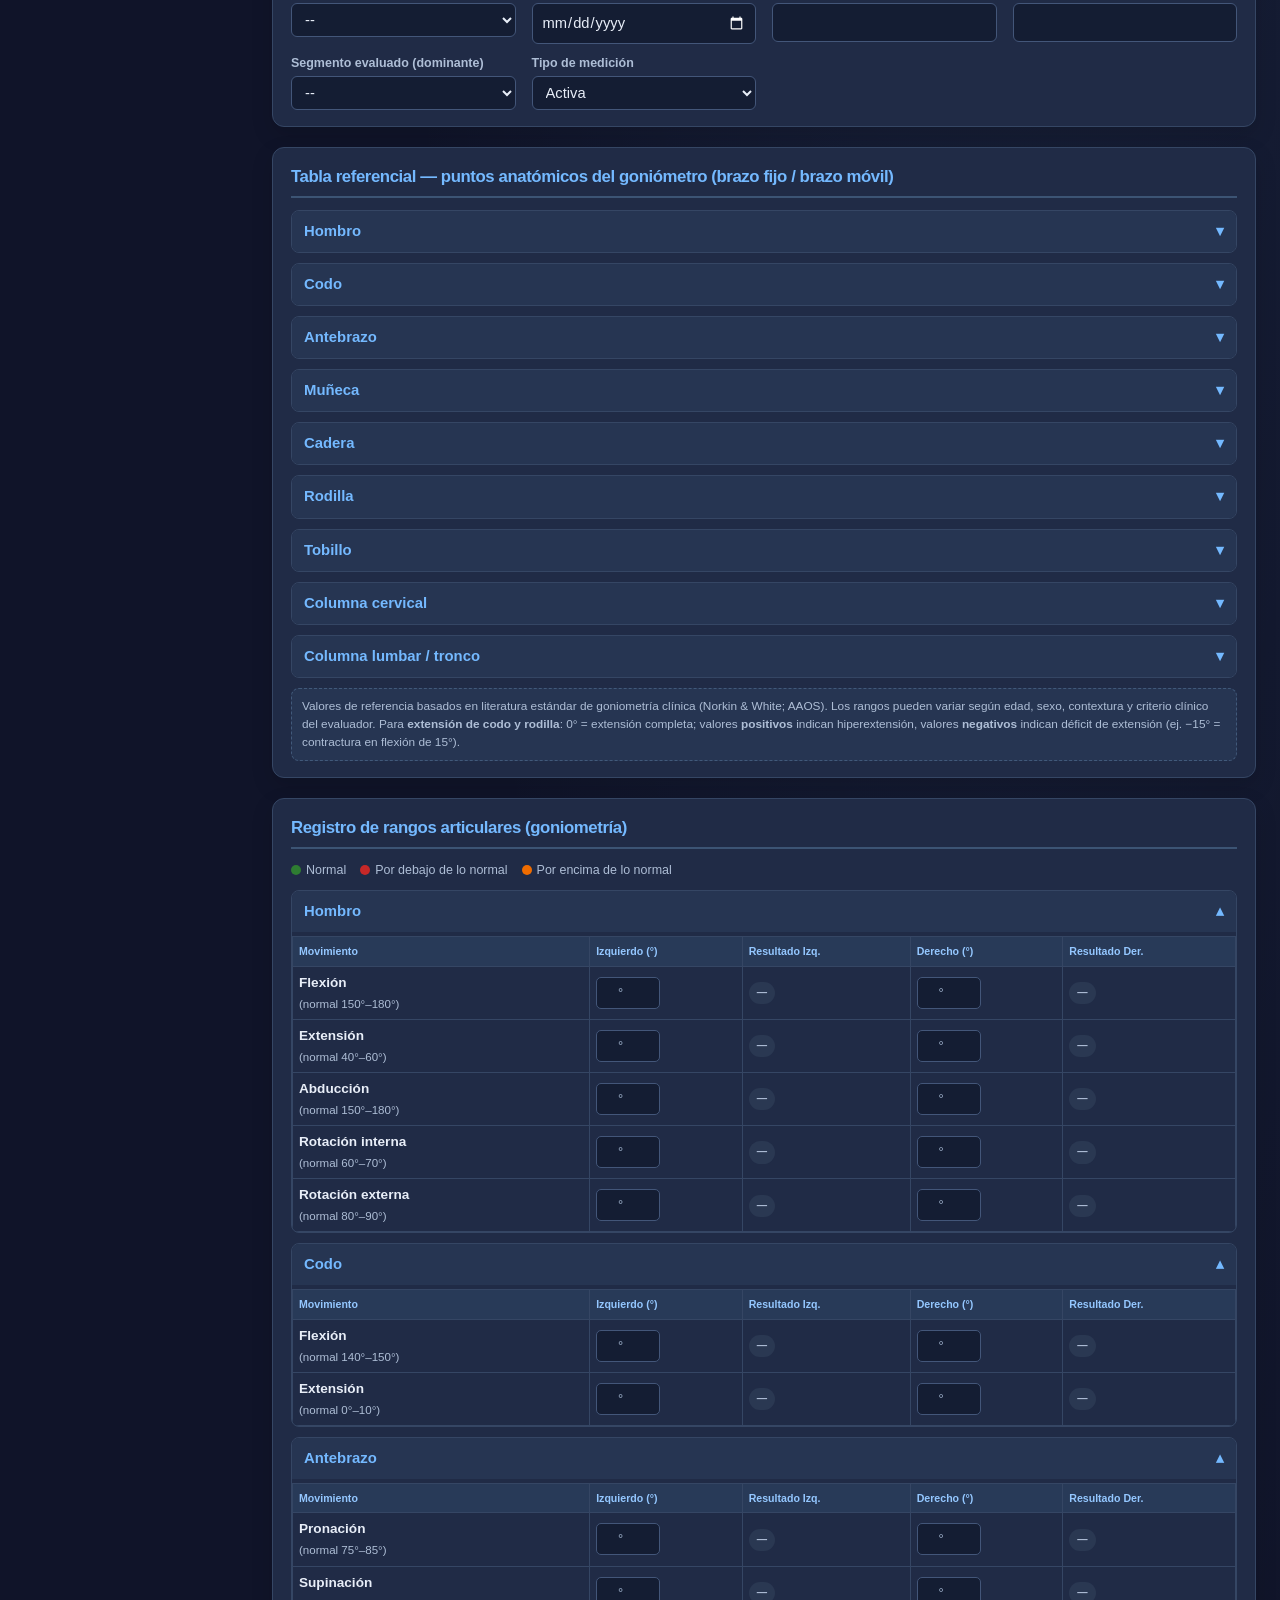
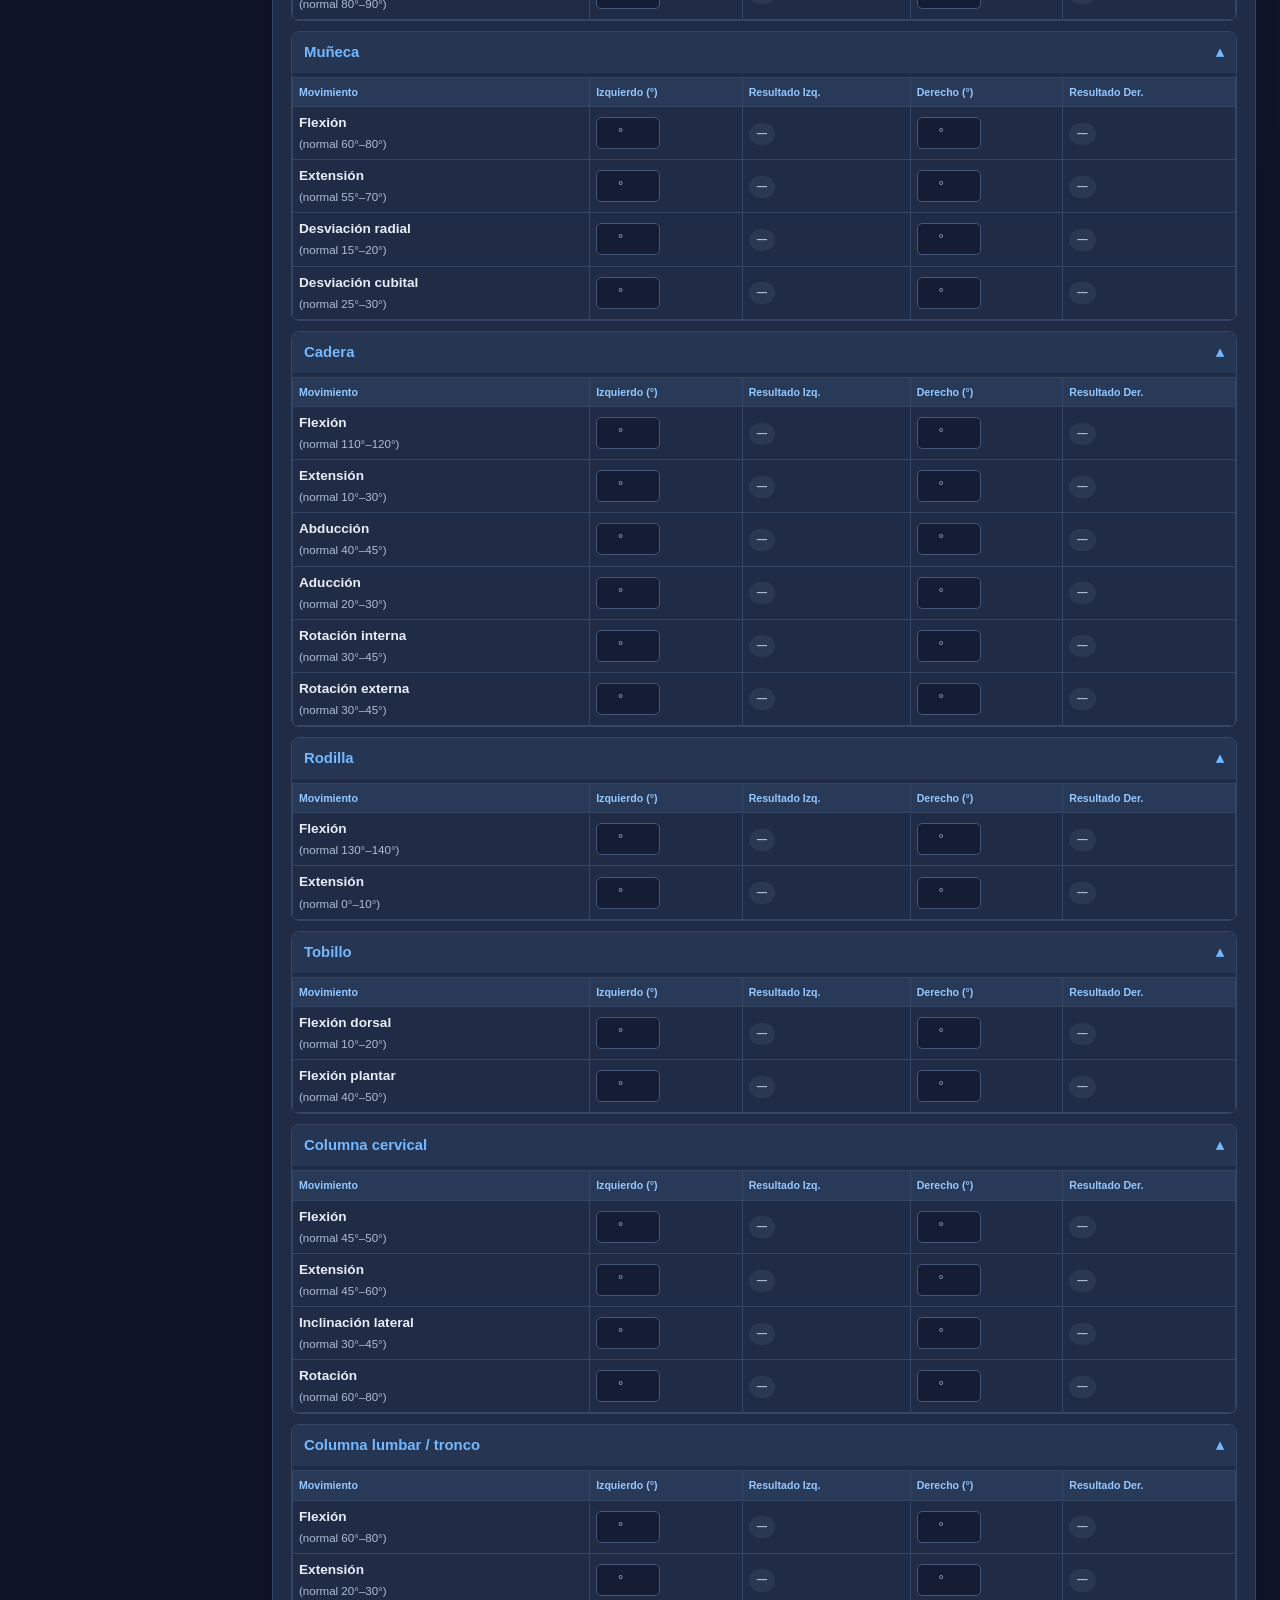
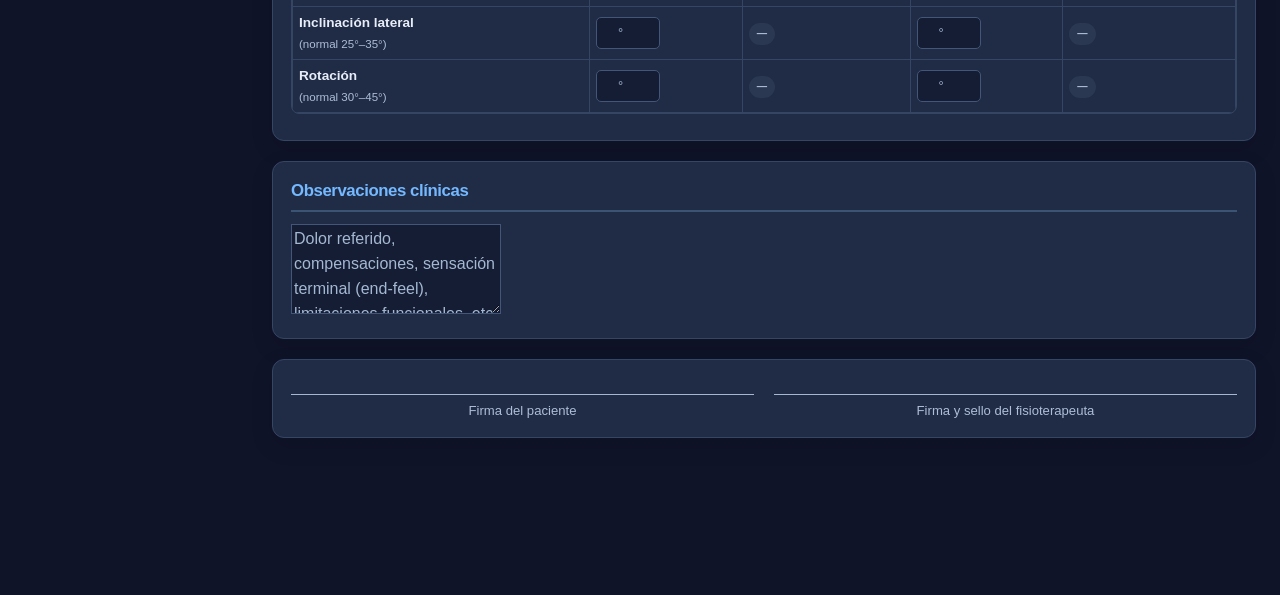
<file: ficha_goniometria.html>
<!DOCTYPE html>
<html lang="es">
<head>
<meta charset="UTF-8">
<meta name="viewport" content="width=device-width, initial-scale=1.0, maximum-scale=5.0">
<meta name="apple-mobile-web-app-capable" content="yes">
<meta name="mobile-web-app-capable" content="yes">
<meta name="apple-mobile-web-app-status-bar-style" content="black-translucent">
<meta name="apple-mobile-web-app-title" content="Goniometría">
<title>Ficha Clínica Kinesiológica - Evaluación Goniométrica</title>
<style>
  :root{
    --azul:#1b4965;
    --azul-claro:#5fa8d3;
    --azul-fondo:#eaf4fb;
    --verde:#2e7d32;
    --verde-fondo:#e8f5e9;
    --rojo:#c62828;
    --rojo-fondo:#fdecea;
    --naranja:#ef6c00;
    --naranja-fondo:#fff3e0;
    --gris:#616161;
    --borde:#c9d6de;
  }
  *{box-sizing:border-box;}
  body{
    font-family: 'Segoe UI', Arial, Helvetica, sans-serif;
    margin:0; padding:0;
    background:#f2f6f9;
    color:#1c2b33;
    -webkit-print-color-adjust:exact;
    print-color-adjust:exact;
  }
  .wrap{max-width:1100px; margin:0 auto; padding:14px;}
  header.top{
    background:linear-gradient(135deg,var(--azul),#0d3049);
    color:#fff; padding:18px 20px; border-radius:10px; margin-bottom:14px;
  }
  header.top h1{margin:0 0 4px 0; font-size:1.35em;}
  header.top p{margin:0; font-size:.85em; opacity:.9;}

  .card{
    background:#fff; border:1px solid var(--borde); border-radius:10px;
    padding:16px 18px; margin-bottom:16px; box-shadow:0 1px 3px rgba(0,0,0,.05);
  }
  .card h2{
    margin:0 0 12px 0; font-size:1.05em; color:var(--azul);
    border-bottom:2px solid var(--azul-fondo); padding-bottom:6px;
  }
  .card h3{color:var(--azul); font-size:.95em; margin:14px 0 8px;}

  .grid-patient{
    display:grid; grid-template-columns:repeat(auto-fit,minmax(210px,1fr)); gap:10px 16px;
  }
  .field label{display:block; font-size:.78em; color:var(--gris); margin-bottom:3px; font-weight:600;}
  .field input, .field select, .field textarea{
    width:100%; padding:7px 9px; border:1px solid var(--borde); border-radius:6px;
    font-size:.92em; font-family:inherit; background:#fafcfd;
  }
  .field input:focus, .field textarea:focus{outline:2px solid var(--azul-claro); background:#fff;}

  details.region{
    border:1px solid var(--borde); border-radius:8px; margin-bottom:10px; overflow:hidden;
  }
  details.region>summary{
    background:var(--azul-fondo); color:var(--azul); font-weight:700; cursor:pointer;
    padding:9px 12px; list-style:none; font-size:.93em; display:flex; justify-content:space-between; align-items:center;
  }
  details.region>summary::-webkit-details-marker{display:none;}
  details.region>summary:after{content:"▾"; font-size:1em;}
  details.region[open]>summary:after{content:"▴";}

  table{width:100%; border-collapse:collapse; font-size:.83em;}
  table.ref th, table.ref td{border:1px solid var(--borde); padding:6px 7px; text-align:left; vertical-align:top;}
  table.ref th{background:#f5f9fb; color:var(--azul); font-size:.8em;}
  table.ref tr:nth-child(even){background:#fafcfd;}
  .normal-range{white-space:nowrap; font-weight:700; color:var(--azul);}

  table.meas{width:100%; border-collapse:collapse; font-size:.85em; margin-top:4px;}
  table.meas th{background:#f5f9fb; color:var(--azul); padding:6px; border:1px solid var(--borde); font-size:.78em;}
  table.meas td{border:1px solid var(--borde); padding:5px 6px; vertical-align:middle;}
  table.meas td.mov{font-weight:600; min-width:150px;}
  table.meas input.deg{
    width:64px; padding:5px; border:1px solid var(--borde); border-radius:5px; text-align:center; font-size:.95em;
  }
  table.meas input.deg:focus{outline:2px solid var(--azul-claro);}
  .badge{
    display:inline-block; padding:3px 8px; border-radius:12px; font-size:.76em; font-weight:700; white-space:nowrap;
  }
  .badge.normal{background:var(--verde-fondo); color:var(--verde);}
  .badge.low{background:var(--rojo-fondo); color:var(--rojo);}
  .badge.high{background:var(--naranja-fondo); color:var(--naranja);}
  .badge.empty{background:#eee; color:#999;}
  .note-row td{background:#fffdf5; font-size:.76em; color:#8a6d00; font-style:italic;}

  textarea#obs{min-height:90px; resize:vertical;}

  .signatures{display:grid; grid-template-columns:1fr 1fr; gap:20px; margin-top:18px;}
  .sig-box{border-top:1px solid #333; padding-top:6px; text-align:center; font-size:.82em; color:var(--gris);}

  .actions{
    display:flex; gap:10px; flex-wrap:wrap; margin:16px 0; position:sticky; bottom:0;
    background:rgba(242,246,249,.95); padding:10px; border-radius:10px; backdrop-filter:blur(2px);
  }
  button{
    cursor:pointer; border:none; padding:11px 18px; border-radius:8px; font-size:.9em; font-weight:700;
  }
  #btnPrint{background:var(--azul); color:#fff;}
  #btnPrint:hover{background:#0d3049;}
  #btnClear{background:#fff; color:var(--rojo); border:1px solid var(--rojo);}
  #btnClear:hover{background:var(--rojo-fondo);}
  #btnLegend{background:#fff; color:var(--azul); border:1px solid var(--azul);}

  .legend{font-size:.78em; color:var(--gris); display:flex; gap:14px; flex-wrap:wrap; margin-top:8px;}
  .legend span{display:flex; align-items:center; gap:5px;}
  .dot{width:10px; height:10px; border-radius:50%; display:inline-block;}

  .disclaimer{font-size:.74em; color:var(--gris); background:#f5f9fb; border:1px dashed var(--borde); padding:8px 10px; border-radius:8px; margin-top:8px;}

  .howto{font-size:.78em; color:var(--gris); line-height:1.5;}
  .howto b{color:var(--azul);}

  .warnbar{
    background:#fff3cd; border:2px solid #e0a800; color:#664d03;
    border-radius:8px; padding:10px 12px; margin-bottom:12px; font-size:.85em; line-height:1.5;
  }
  .warnbar b{color:#7a4a00;}
  .install-steps{font-size:.8em; color:var(--gris); line-height:1.6; margin-top:6px;}
  .install-steps b{color:var(--azul);}

  @media (max-width:640px){
    .signatures{grid-template-columns:1fr;}
    table.meas{font-size:.78em;}
    table.meas input.deg{width:52px;}
  }

  @media print{
    body{background:#fff;}
    .actions, .howto-card, .warnbar, details.region>summary{display:none !important;}
    details.region{display:block !important; border:none;}
    details.region>*{display:block !important;}
    .card{box-shadow:none; border:1px solid #999; break-inside:avoid; margin-bottom:8px; padding:10px;}
    table.meas, table.ref{page-break-inside:auto;}
    tr{page-break-inside:avoid;}
    header.top{background:var(--azul) !important; -webkit-print-color-adjust:exact; print-color-adjust:exact;}
    .badge{border:1px solid rgba(0,0,0,.15);}
    input.deg{border:1px solid #333 !important; background:#fff !important;}
  }
</style>
<link rel="stylesheet" href="styles.css">
<script src="live-charts.js" defer></script>
</head>
<body>
<a class="skip-link" href="#contenido">Ir al contenido</a><div class="academic-bar"><a class="academic-brand" href="index.html"><span class="app-mark" aria-hidden="true">B<span>1</span></span><span>Biomecánica 1<small>Universidad Nacional del Oriente</small></span></a><p class="nav-caption">ESPACIO DE PRÁCTICA</p><nav class="academic-nav" aria-label="Evaluaciones"><a href="index.html" aria-label="Inicio"><svg viewBox="0 0 24 24" fill="none" stroke="currentColor" stroke-width="1.6" stroke-linecap="round" stroke-linejoin="round" aria-hidden="true"><path d="m3 10 9-7 9 7v10H6V10m4 10v-7h4v7"/></svg><span class="nav-long">Inicio</span><span class="nav-short" aria-hidden="true">Inicio</span></a><a href="ficha_goniometria.html" aria-label="Goniometría" aria-current="page"><svg viewBox="0 0 24 24" fill="none" stroke="currentColor" stroke-width="1.6" stroke-linecap="round" stroke-linejoin="round" aria-hidden="true"><path d="M4 19 16 4M4 19h17M9 13a9 9 0 0 1 5 6"/><circle cx="4" cy="19" r="1"/></svg><span class="nav-long">Goniometría</span><span class="nav-short" aria-hidden="true">Gonio.</span></a><a href="respiratoria.html" aria-label="Respiratoria"><svg viewBox="0 0 24 24" fill="none" stroke="currentColor" stroke-width="1.6" stroke-linecap="round" stroke-linejoin="round" aria-hidden="true"><path d="M12 3v9m0-4C7 2 3 9 3 16s7 4 7 0v-5m2-3c5-6 9 1 9 8s-7 4-7 0v-5"/></svg><span class="nav-long">Respiratoria</span><span class="nav-short" aria-hidden="true">Resp.</span></a><a href="valoracion_postural.html" aria-label="Valoración postural"><svg viewBox="0 0 24 24" fill="none" stroke="currentColor" stroke-width="1.6" stroke-linecap="round" stroke-linejoin="round" aria-hidden="true"><circle cx="12" cy="4" r="2"/><path d="M12 6v9m-7-4h14m-7 4-4 6m4-6 4 6"/></svg><span class="nav-long">Valoración postural</span><span class="nav-short" aria-hidden="true">Postural</span></a><a href="evaluacion_postura_dinamica.html" aria-label="Valoración postural dinámica"><svg viewBox="0 0 24 24" fill="none" stroke="currentColor" stroke-width="1.6" stroke-linecap="round" stroke-linejoin="round" aria-hidden="true"><circle cx="12" cy="4" r="2"/><path d="M12 6v9m-7-4 7-3 7 3m-7 4-4 6m4-6 4 6"/></svg><span class="nav-long">Valoración postural dinámica</span><span class="nav-short" aria-hidden="true">Dinámica</span></a><a href="marcha_carrera.html" aria-label="Marcha y carrera"><svg viewBox="0 0 24 24" fill="none" stroke="currentColor" stroke-width="1.6" stroke-linecap="round" stroke-linejoin="round" aria-hidden="true"><circle cx="15" cy="4" r="2"/><path d="m6 10 5-3 5 4h5m-10-4-2 7 5 3v5M9 14l-4 7"/></svg><span class="nav-long">Marcha y carrera</span><span class="nav-short" aria-hidden="true">Marcha</span></a></nav><div class="academic-teacher"><span class="teacher-avatar" aria-hidden="true">LC</span><span>Lic. Luis Castro<small>Docente · Biomecánica 1</small></span></div></div>
<div class="wrap" id="contenido" tabindex="-1">

  <header class="top">
    <h1>Ficha Clínica Kinesiológica</h1>
    <p>Evaluación Goniométrica — Registro de Rangos Articulares (activos / pasivos)</p>
  </header><section class="live-chart-card" id="live-chart" aria-labelledby="chart-heading"></section>

  <div class="warnbar">
    ⚠️ <b>¿Recibió este archivo por WhatsApp o Telegram?</b> Esas apps muestran una vista previa que <b>no permite tocar los botones</b>.
    Toque el ícono de <b>compartir / reenviar</b> del archivo dentro de WhatsApp o Telegram y elija <b>"Safari"</b> (iPhone) o <b>"Chrome"</b>
    (Android/Motorola) para abrirlo como página web completa. Ahí sí funcionan los botones.
  </div>

  <div class="card howto-card">
    <h2>Cómo abrir la ficha correctamente (una sola vez)</h2>
    <div class="install-steps">
      <b>📱 iPhone / iPad (Safari):</b><br>
      1. Si el archivo se abrió en modo "Vista rápida" (sin poder tocar nada), toque el ícono de <b>compartir ⬆</b> en la parte superior o inferior de la pantalla.<br>
      2. Elija <b>"Abrir en Safari"</b> (o busque el ícono de la brújula de Safari).<br>
      3. Una vez en Safari, opcionalmente toque ⬆ compartir → <b>"Agregar a pantalla de inicio"</b>. Así, la próxima vez, la ficha se abre como una app normal, sin pasar por WhatsApp/Telegram.<br><br>
      <b>🤖 Android / Motorola (Chrome):</b><br>
      1. Si el archivo se abrió en un visor limitado, toque compartir/reenviar y elija <b>Chrome</b> como app para abrirlo.<br>
      2. Una vez en Chrome, toque el menú <b>⋮</b> (arriba a la derecha) → <b>"Agregar a pantalla de inicio"</b> para tenerla siempre disponible como una app.<br><br>
      <b>🖨️ Para guardar como PDF (una vez abierta en Safari o Chrome):</b><br>
      Pulse el botón <b>"Guardar como PDF / Imprimir"</b> más abajo → en el diálogo elija destino <b>"Guardar como PDF"</b>
      (en iPhone: toque compartir ⬆ en la vista previa de impresión → "Guardar en Archivos").
    </div>
  </div>

  <div class="card">
    <h2>Datos del paciente</h2>
    <div class="grid-patient">
      <div class="field"><label>Institución / Servicio</label><input type="text" id="p_inst" placeholder="Ej. Consultorio, hospital, universidad"></div>
      <div class="field"><label>N° de historia clínica</label><input type="text" id="p_hc"></div>
      <div class="field"><label>Nombre completo del paciente</label><input type="text" id="p_nombre"></div>
      <div class="field"><label>Edad</label><input type="number" id="p_edad" min="0"></div>
      <div class="field"><label>Sexo</label>
        <select id="p_sexo"><option value="">--</option><option>Femenino</option><option>Masculino</option><option>Otro</option></select>
      </div>
      <div class="field"><label>Fecha de evaluación</label><input type="date" id="p_fecha"></div>
      <div class="field"><label>Diagnóstico / motivo de consulta</label><input type="text" id="p_dx"></div>
      <div class="field"><label>Fisioterapeuta / evaluador</label><input type="text" id="p_eval"></div>
      <div class="field"><label>Segmento evaluado (dominante)</label>
        <select id="p_dom"><option value="">--</option><option>Diestro</option><option>Zurdo</option></select>
      </div>
      <div class="field"><label>Tipo de medición</label>
        <select id="p_tipo"><option>Activa</option><option>Pasiva</option><option>Activa y pasiva</option></select>
      </div>
    </div>
  </div>

  <div class="card">
    <h2>Tabla referencial — puntos anatómicos del goniómetro (brazo fijo / brazo móvil)</h2>
    <div id="refTables"></div>
    <div class="disclaimer">
      Valores de referencia basados en literatura estándar de goniometría clínica (Norkin &amp; White; AAOS). Los rangos pueden variar
      según edad, sexo, contextura y criterio clínico del evaluador. Para <b>extensión de codo y rodilla</b>: 0° = extensión completa;
      valores <b>positivos</b> indican hiperextensión, valores <b>negativos</b> indican déficit de extensión
      (ej. −15° = contractura en flexión de 15°).
    </div>
  </div>

  <div class="card">
    <h2>Registro de rangos articulares (goniometría)</h2>
    <div class="legend">
      <span><i class="dot" style="background:#2e7d32"></i> Normal</span>
      <span><i class="dot" style="background:#c62828"></i> Por debajo de lo normal</span>
      <span><i class="dot" style="background:#ef6c00"></i> Por encima de lo normal</span>
    </div>
    <div id="measForms" style="margin-top:10px;"></div>
  </div>

  <div class="card">
    <h2>Observaciones clínicas</h2>
    <textarea id="obs" placeholder="Dolor referido, compensaciones, sensación terminal (end-feel), limitaciones funcionales, etc."></textarea>
  </div>

  <div class="card">
    <div class="signatures">
      <div class="sig-box">Firma del paciente</div>
      <div class="sig-box">Firma y sello del fisioterapeuta</div>
    </div>
  </div>

  <div class="actions">
    <button id="btnPrint">🖨️ Guardar como PDF / Imprimir</button>
    <button id="btnClear">🗑️ Limpiar formulario</button>
  </div>

</div>

<script>
// ---------- DATOS: movimientos, puntos anatómicos y rangos normales ----------
const DATA = [
{region:"Hombro", mov:"Flexión", pos:"Sedente/bípedo, codo en extensión", eje:"Cara lateral del hombro (acromion)", fijo:"Paralelo a la línea media axilar del tronco", movl:"Línea media lateral del húmero, hacia el epicóndilo lateral", min:150, max:180},
{region:"Hombro", mov:"Extensión", pos:"Sedente/bípedo, codo en extensión", eje:"Cara lateral del hombro (acromion)", fijo:"Paralelo a la línea media axilar del tronco", movl:"Línea media lateral del húmero", min:40, max:60},
{region:"Hombro", mov:"Abducción", pos:"Bípedo/sedente, vista anterior, palma hacia adelante", eje:"Cara anterior del hombro (acromion)", fijo:"Paralelo a la línea media anterior del tronco (esternón)", movl:"Línea media anterior del húmero", min:150, max:180},
{region:"Hombro", mov:"Rotación interna", pos:"Decúbito supino, hombro abducido 90°, codo flexionado 90°", eje:"Olécranon", fijo:"Perpendicular al piso", movl:"A lo largo del cúbito, hacia la apófisis estiloides cubital", min:60, max:70},
{region:"Hombro", mov:"Rotación externa", pos:"Decúbito supino, hombro abducido 90°, codo flexionado 90°", eje:"Olécranon", fijo:"Perpendicular al piso", movl:"A lo largo del cúbito, hacia la apófisis estiloides cubital", min:80, max:90},

{region:"Codo", mov:"Flexión", pos:"Posición anatómica (0°), antebrazo en supinación", eje:"Epicóndilo lateral del húmero", fijo:"Línea media lateral del húmero, hacia el acromion", movl:"Línea media lateral del radio, hacia la apófisis estiloides radial", min:140, max:150},
{region:"Codo", mov:"Extensión", pos:"Igual posición", eje:"Epicóndilo lateral del húmero", fijo:"Línea media lateral del húmero", movl:"Línea media lateral del radio", min:0, max:10, note:"0°=extensión completa. Negativo=déficit de extensión; positivo=hiperextensión."},

{region:"Antebrazo", mov:"Pronación", pos:"Sedente, codo pegado al tronco y flexionado 90°, muñeca neutra", eje:"Lateral a la apófisis estiloides cubital", fijo:"Paralelo a la línea media del húmero", movl:"Cara dorsal de la muñeca, proximal a las apófisis estiloides", min:75, max:85},
{region:"Antebrazo", mov:"Supinación", pos:"Igual posición", eje:"Lateral a la apófisis estiloides cubital", fijo:"Paralelo a la línea media del húmero", movl:"Cara ventral de la muñeca, proximal a las apófisis estiloides", min:80, max:90},

{region:"Muñeca", mov:"Flexión", pos:"Sedente, antebrazo apoyado, muñeca en posición neutra", eje:"Cara lateral de la muñeca, sobre el hueso piramidal", fijo:"Línea media lateral del cúbito, hacia el olécranon", movl:"Línea media lateral del 5º metacarpiano", min:60, max:80},
{region:"Muñeca", mov:"Extensión", pos:"Igual posición", eje:"Cara lateral de la muñeca, sobre el hueso piramidal", fijo:"Línea media lateral del cúbito", movl:"Línea media lateral del 5º metacarpiano", min:55, max:70},
{region:"Muñeca", mov:"Desviación radial", pos:"Antebrazo pronado, apoyado sobre superficie", eje:"Cara dorsal de la muñeca, sobre el hueso grande (capitate)", fijo:"Línea media dorsal del antebrazo", movl:"Línea media dorsal del 3er metacarpiano", min:15, max:20},
{region:"Muñeca", mov:"Desviación cubital", pos:"Igual posición", eje:"Cara dorsal de la muñeca, sobre el capitate", fijo:"Línea media dorsal del antebrazo", movl:"Línea media dorsal del 3er metacarpiano", min:25, max:30},

{region:"Cadera", mov:"Flexión", pos:"Decúbito supino, rodilla flexionada", eje:"Cara lateral de la cadera, sobre el trocánter mayor", fijo:"Línea media lateral del tronco, hacia el acromion", movl:"Línea media lateral del fémur, hacia el epicóndilo lateral", min:110, max:120},
{region:"Cadera", mov:"Extensión", pos:"Decúbito prono o test de Thomas", eje:"Trocánter mayor", fijo:"Línea media lateral del tronco", movl:"Línea media lateral del fémur", min:10, max:30},
{region:"Cadera", mov:"Abducción", pos:"Decúbito supino", eje:"Espina ilíaca anterosuperior (EIAS) del lado evaluado", fijo:"Línea horizontal entre ambas EIAS", movl:"Línea media anterior del fémur, hacia la rótula", min:40, max:45},
{region:"Cadera", mov:"Aducción", pos:"Decúbito supino", eje:"EIAS del lado evaluado", fijo:"Línea horizontal entre ambas EIAS", movl:"Línea media anterior del fémur", min:20, max:30},
{region:"Cadera", mov:"Rotación interna", pos:"Sedente, rodilla flexionada 90° al borde de la camilla", eje:"Centro de la cara anterior de la rótula", fijo:"Perpendicular al piso", movl:"Línea media anterior de la tibia (cresta tibial)", min:30, max:45},
{region:"Cadera", mov:"Rotación externa", pos:"Igual posición", eje:"Centro de la cara anterior de la rótula", fijo:"Perpendicular al piso", movl:"Línea media anterior de la tibia", min:30, max:45},

{region:"Rodilla", mov:"Flexión", pos:"Decúbito supino o sedente", eje:"Epicóndilo lateral del fémur", fijo:"Línea media lateral del fémur, hacia el trocánter mayor", movl:"Línea media lateral del peroné, hacia el maléolo lateral", min:130, max:140},
{region:"Rodilla", mov:"Extensión", pos:"Igual posición", eje:"Epicóndilo lateral del fémur", fijo:"Línea media lateral del fémur", movl:"Línea media lateral del peroné", min:0, max:10, note:"0°=extensión completa. Negativo=déficit de extensión; positivo=hiperextensión (recurvatum)."},

{region:"Tobillo", mov:"Flexión dorsal", pos:"Decúbito supino, rodilla flexionada, tobillo neutro", eje:"Cara lateral, inmediatamente inferior al maléolo lateral", fijo:"Línea media lateral del peroné, hacia la cabeza del peroné", movl:"Paralelo a la cara lateral del 5º metatarsiano", min:10, max:20},
{region:"Tobillo", mov:"Flexión plantar", pos:"Igual posición", eje:"Cara lateral, inmediatamente inferior al maléolo lateral", fijo:"Línea media lateral del peroné", movl:"Paralelo a la cara lateral del 5º metatarsiano", min:40, max:50},

{region:"Columna cervical", mov:"Flexión", pos:"Sedente, columna erguida", eje:"Conducto auditivo externo", fijo:"Perpendicular al piso", movl:"Paralelo a la base de las fosas nasales", min:45, max:50},
{region:"Columna cervical", mov:"Extensión", pos:"Igual posición", eje:"Conducto auditivo externo", fijo:"Perpendicular al piso", movl:"Paralelo a la base de las fosas nasales", min:45, max:60},
{region:"Columna cervical", mov:"Inclinación lateral", pos:"Sedente, vista posterior", eje:"Apófisis espinosa de C7", fijo:"Línea perpendicular al piso, a lo largo de la columna", movl:"Línea hacia la protuberancia occipital externa", min:30, max:45},
{region:"Columna cervical", mov:"Rotación", pos:"Sedente o decúbito supino", eje:"Centro de la superficie craneal de la cabeza (vértex)", fijo:"Paralelo a una línea imaginaria entre ambos acromion", movl:"Paralelo a la punta de la nariz", min:60, max:80},

{region:"Columna lumbar / tronco", mov:"Flexión", pos:"Bípedo", eje:"Cara lateral del tronco, sobre L5-S1", fijo:"Línea vertical perpendicular al piso", movl:"Línea media lateral del tronco, hacia el acromion (o inclinómetro)", min:60, max:80},
{region:"Columna lumbar / tronco", mov:"Extensión", pos:"Bípedo", eje:"Cara lateral del tronco, sobre L5-S1", fijo:"Línea vertical perpendicular al piso", movl:"Línea media lateral del tronco", min:20, max:30},
{region:"Columna lumbar / tronco", mov:"Inclinación lateral", pos:"Bípedo, vista posterior", eje:"Apófisis espinosa de S1", fijo:"Línea vertical entre ambas espinas ilíacas posterosuperiores", movl:"Línea hacia la apófisis espinosa de C7", min:25, max:35},
{region:"Columna lumbar / tronco", mov:"Rotación", pos:"Sedente (para estabilizar la pelvis)", eje:"Centro de la superficie craneal de la cabeza (vista superior)", fijo:"Línea de referencia fija anterior (ej. borde de camilla)", movl:"Línea a través de ambos acromion", min:30, max:45},
];

// ---------- construir tabla referencial (agrupada por región) ----------
const refContainer = document.getElementById('refTables');
const regions = [...new Set(DATA.map(d=>d.region))];

regions.forEach(region=>{
  const rows = DATA.filter(d=>d.region===region);
  const det = document.createElement('details');
  det.className='region'; det.open=false;
  const sum = document.createElement('summary'); sum.textContent = region;
  det.appendChild(sum);

  const tbl = document.createElement('table'); tbl.className='ref';
  tbl.innerHTML = `<thead><tr>
      <th>Movimiento</th><th>Posición inicial</th><th>Eje del goniómetro</th>
      <th>Brazo fijo</th><th>Brazo móvil</th><th>Rango normal</th></tr></thead>`;
  const tbody = document.createElement('tbody');
  rows.forEach(r=>{
    const tr=document.createElement('tr');
    tr.innerHTML = `<td>${r.mov}</td><td>${r.pos}</td><td>${r.eje}</td><td>${r.fijo}</td><td>${r.movl}</td>
      <td class="normal-range">${r.min}° a ${r.max}°</td>`;
    tbody.appendChild(tr);
    if(r.note){
      const trn=document.createElement('tr'); trn.className='note-row';
      trn.innerHTML = `<td colspan="6">ℹ️ ${r.note}</td>`;
      tbody.appendChild(trn);
    }
  });
  tbl.appendChild(tbody);
  det.appendChild(tbl);
  refContainer.appendChild(det);
});

// ---------- construir formularios de medición (agrupados por región) ----------
const measContainer = document.getElementById('measForms');

function evaluar(val, min, max){
  if(val===''||val===null||val===undefined||isNaN(val)) return {text:'—', cls:'empty'};
  const v = Number(val);
  if(v < min) return {text:'▼ Por debajo de lo normal', cls:'low'};
  if(v > max) return {text:'▲ Por encima de lo normal', cls:'high'};
  return {text:'✔ Normal', cls:'normal'};
}

let rowIndex = 0;
regions.forEach(region=>{
  const rows = DATA.filter(d=>d.region===region);
  const det = document.createElement('details');
  det.className='region'; det.open=true;
  const sum = document.createElement('summary'); sum.textContent = region;
  det.appendChild(sum);

  const tbl = document.createElement('table'); tbl.className='meas';
  tbl.innerHTML = `<thead><tr>
    <th>Movimiento</th><th>Izquierdo (°)</th><th>Resultado Izq.</th>
    <th>Derecho (°)</th><th>Resultado Der.</th></tr></thead>`;
  const tbody = document.createElement('tbody');

  rows.forEach(r=>{
    const id = 'r'+(rowIndex++);
    const tr = document.createElement('tr');
    tr.innerHTML = `
      <td class="mov">${r.mov}<br><span style="font-weight:400;color:var(--gris);font-size:.85em">(normal ${r.min}°–${r.max}°)</span></td>
      <td><input type="number" class="deg" id="${id}_izq" data-min="${r.min}" data-max="${r.max}" data-side="izq" placeholder="°"></td>
      <td><span class="badge empty" id="${id}_izq_badge">—</span></td>
      <td><input type="number" class="deg" id="${id}_der" data-min="${r.min}" data-max="${r.max}" data-side="der" placeholder="°"></td>
      <td><span class="badge empty" id="${id}_der_badge">—</span></td>
    `;
    tbody.appendChild(tr);
  });
  tbl.appendChild(tbody);
  det.appendChild(tbl);
  measContainer.appendChild(det);
});

// ---------- listeners de evaluación en tiempo real ----------
document.querySelectorAll('input.deg').forEach(inp=>{
  inp.addEventListener('input', ()=>{
    const min = Number(inp.dataset.min), max = Number(inp.dataset.max);
    const baseId = inp.id.replace(/_(izq|der)$/,'');
    const side = inp.dataset.side;
    const badge = document.getElementById(baseId+'_'+side+'_badge');
    const res = evaluar(inp.value, min, max);
    badge.textContent = res.text;
    badge.className = 'badge '+res.cls;
  });
});

// ---------- botones ----------
document.getElementById('btnPrint').addEventListener('click', ()=>window.print());

// Aviso reforzado si se detecta un navegador embebido de WhatsApp/Telegram/Instagram/Facebook
(function(){
  const ua = navigator.userAgent || '';
  const enApp = /WhatsApp|Telegram|FBAN|FBAV|Instagram|Line\//i.test(ua);
  if(enApp){
    const bar = document.querySelector('.warnbar');
    if(bar) bar.style.display = 'block';
  }
})();

document.getElementById('btnClear').addEventListener('click', ()=>{
  if(!confirm('¿Borrar todos los datos ingresados en la ficha?')) return;
  document.querySelectorAll('.grid-patient input, .grid-patient select').forEach(el=>el.value='');
  document.querySelectorAll('input.deg').forEach(el=>{el.value=''; el.dispatchEvent(new Event('input'));});
  document.getElementById('obs').value='';
});
</script>
</body>
</html>
</file>
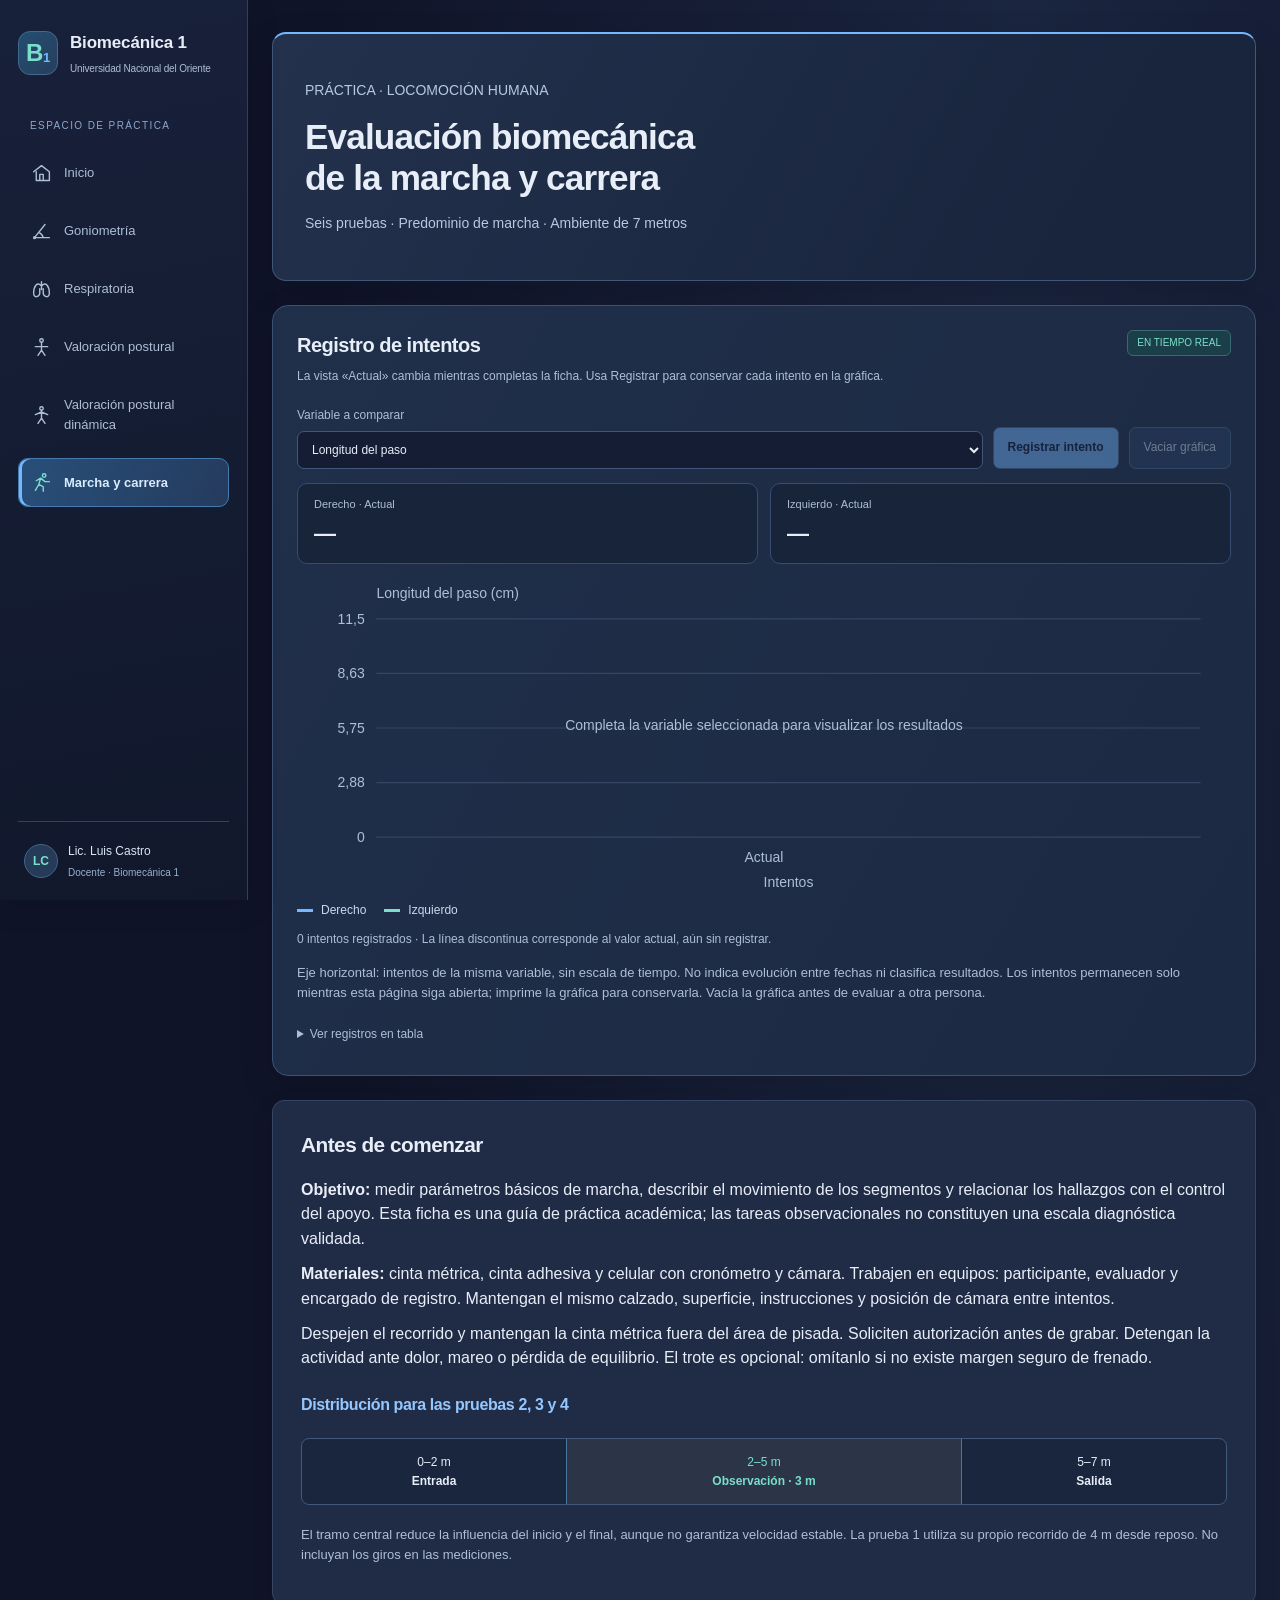
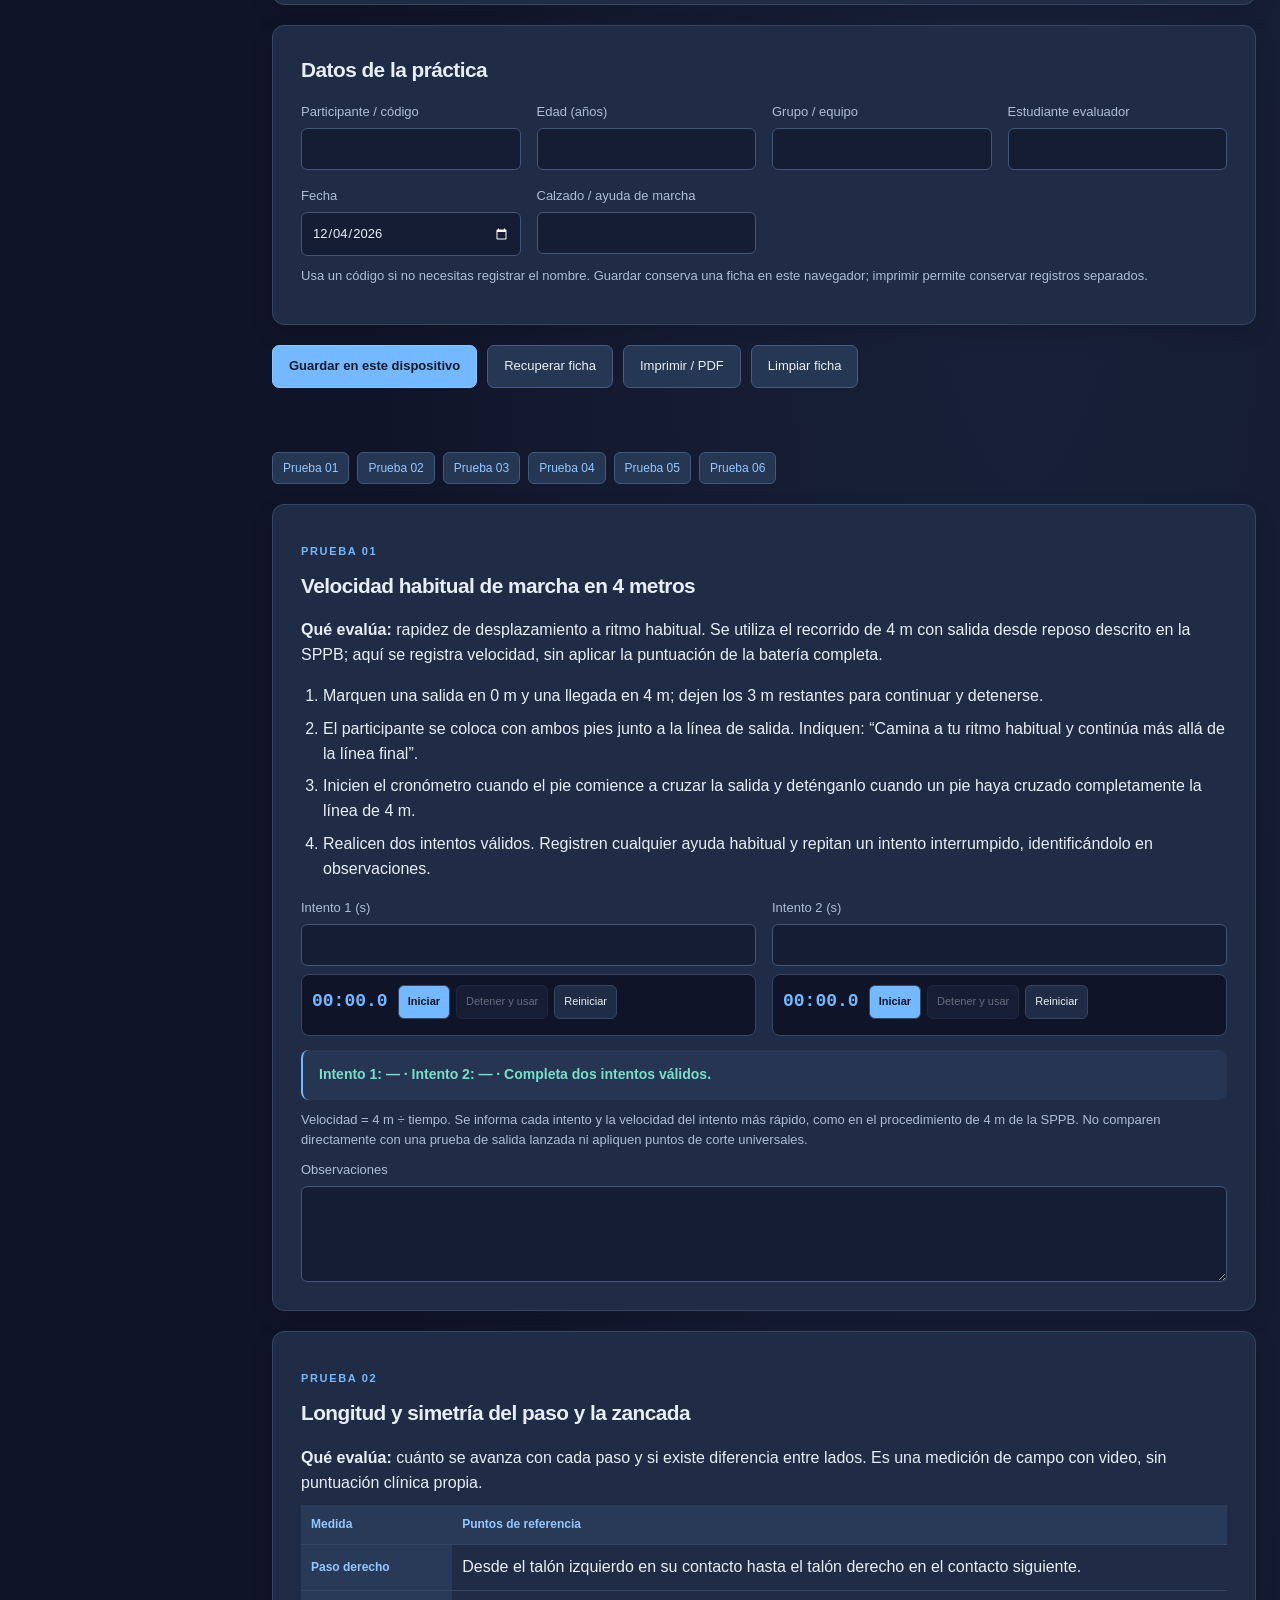
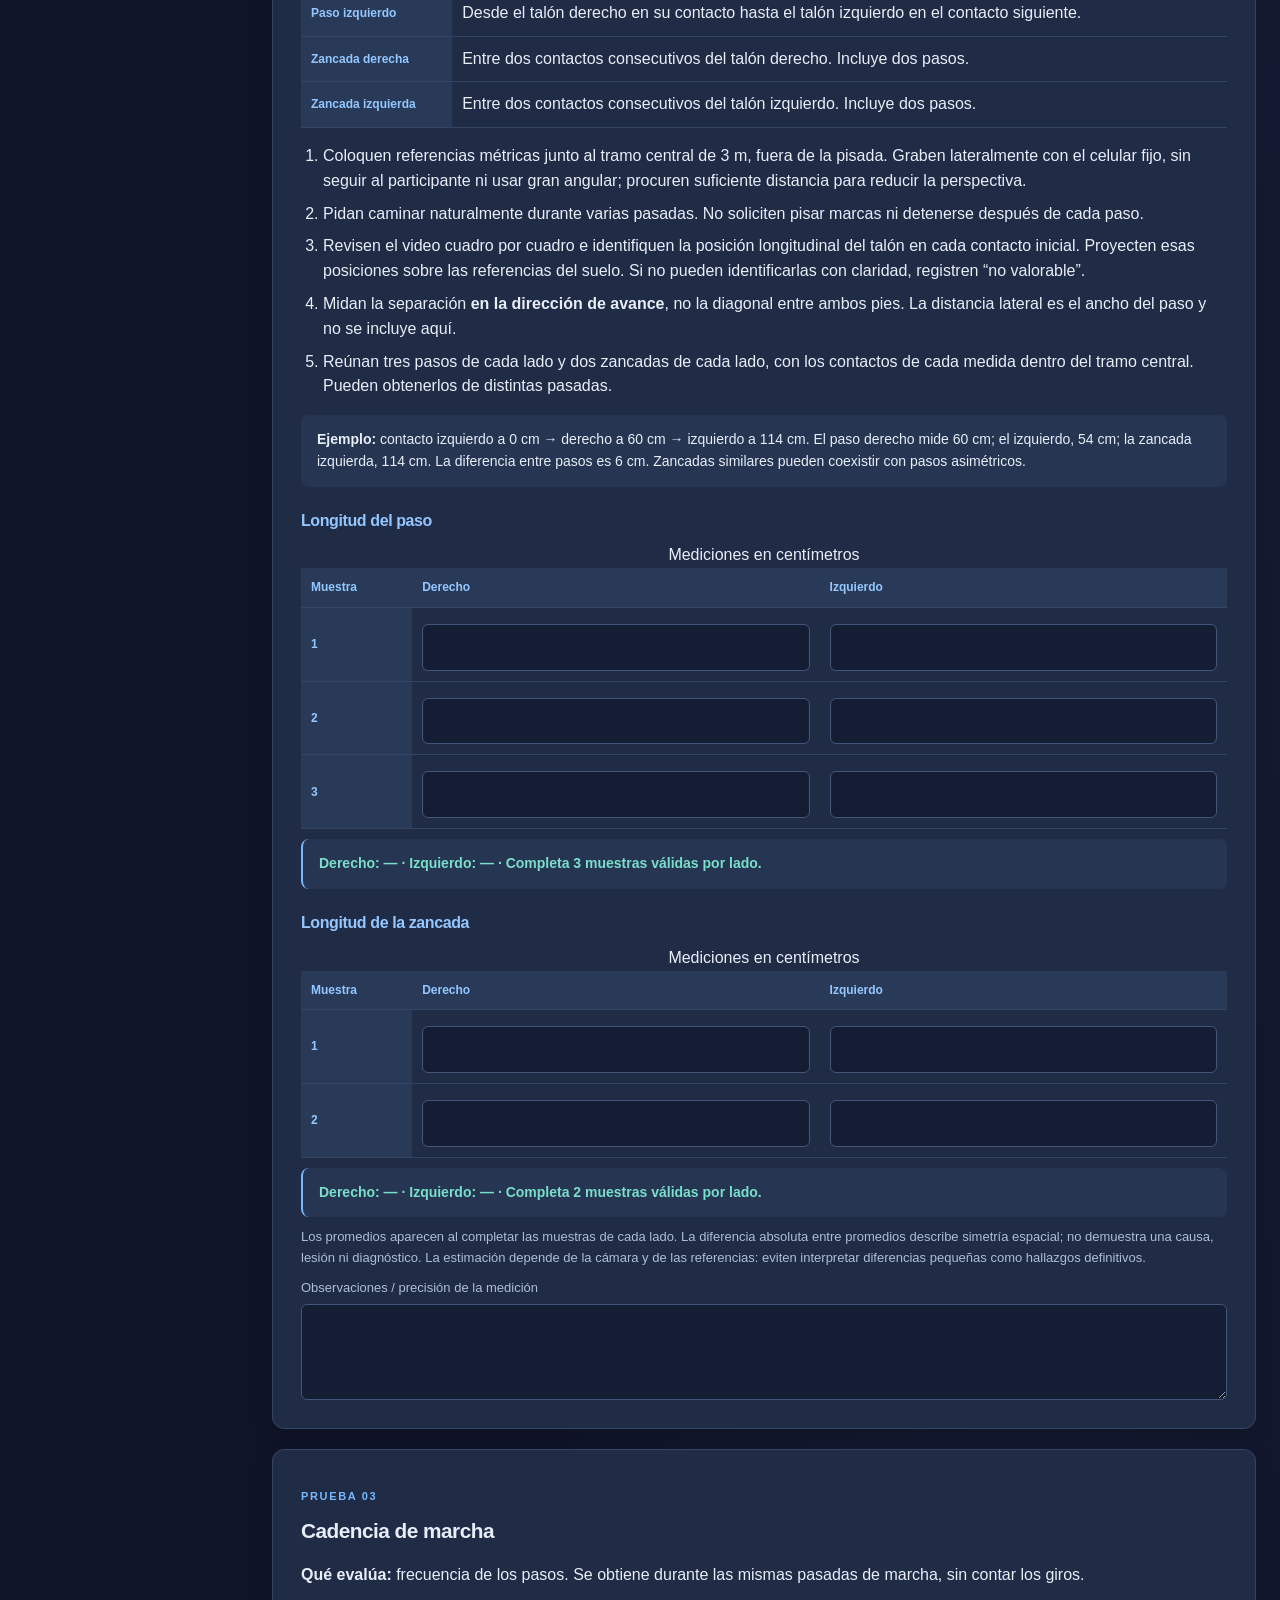
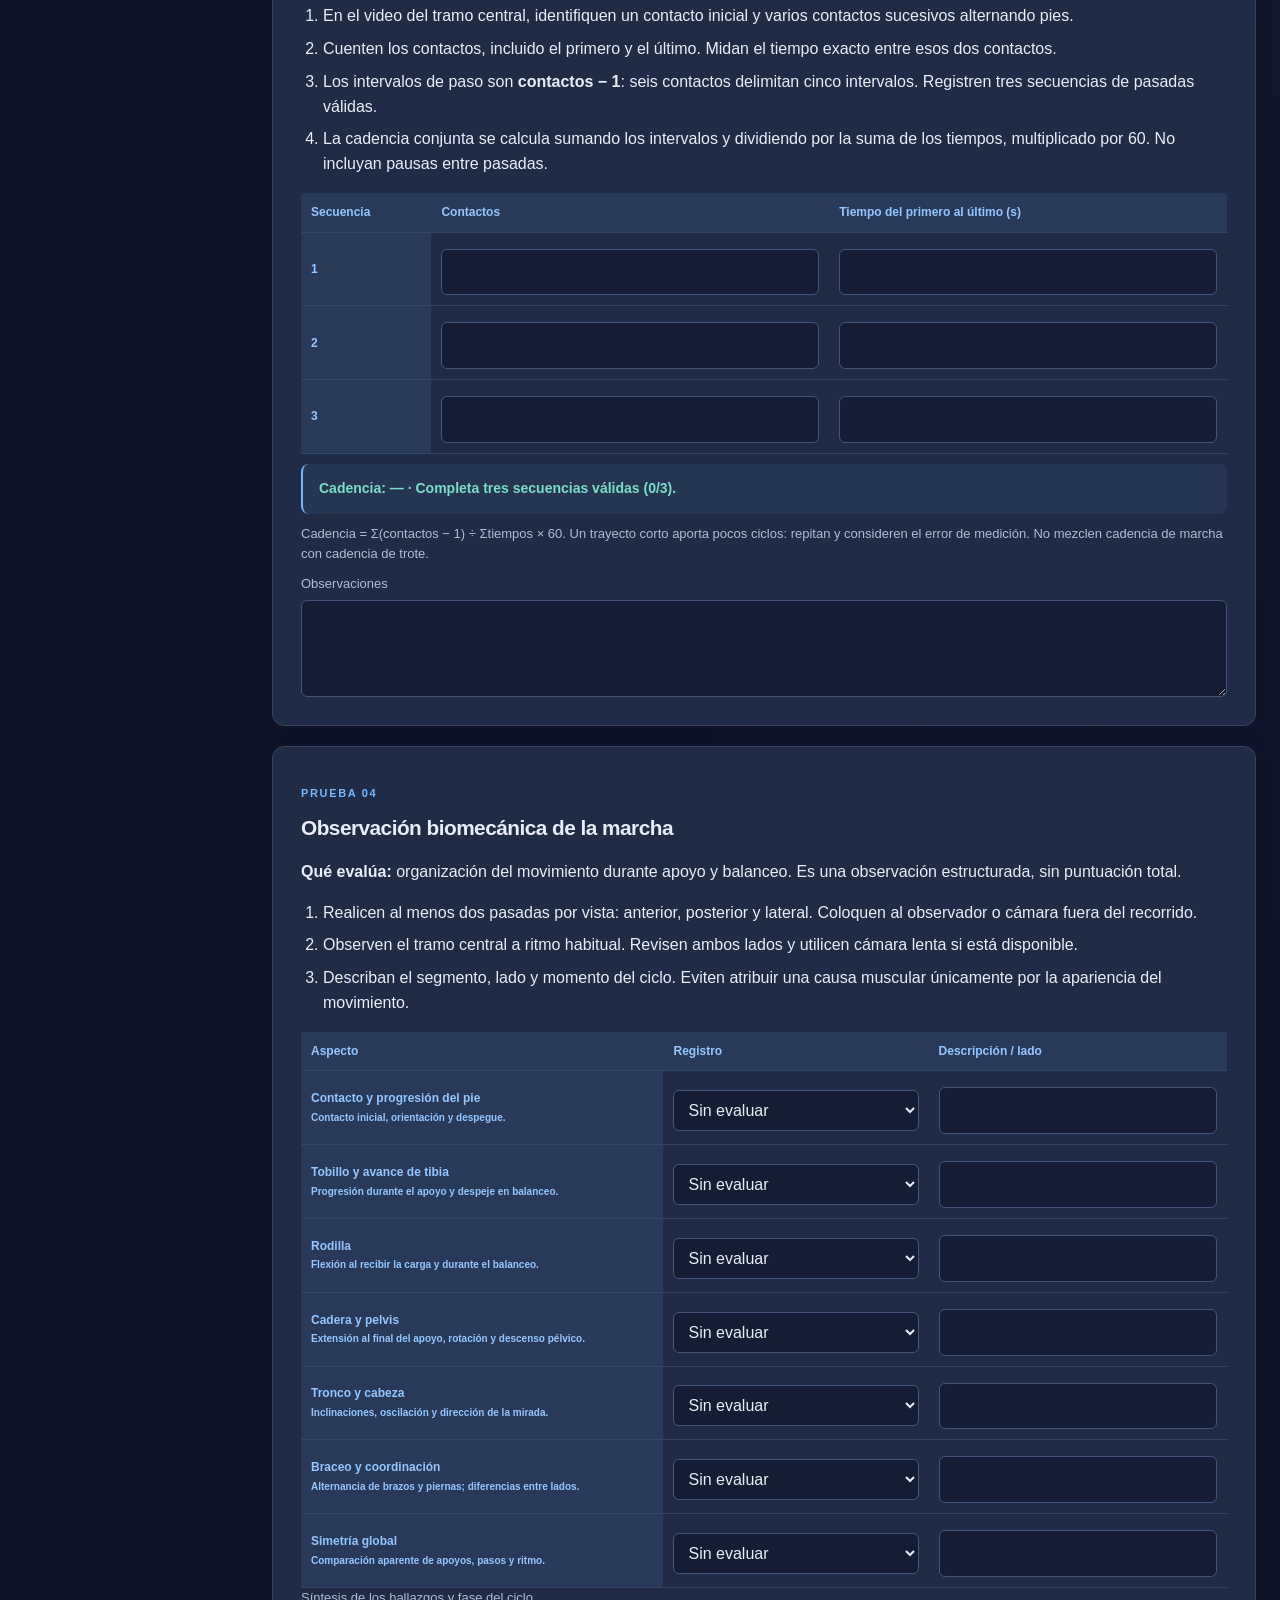
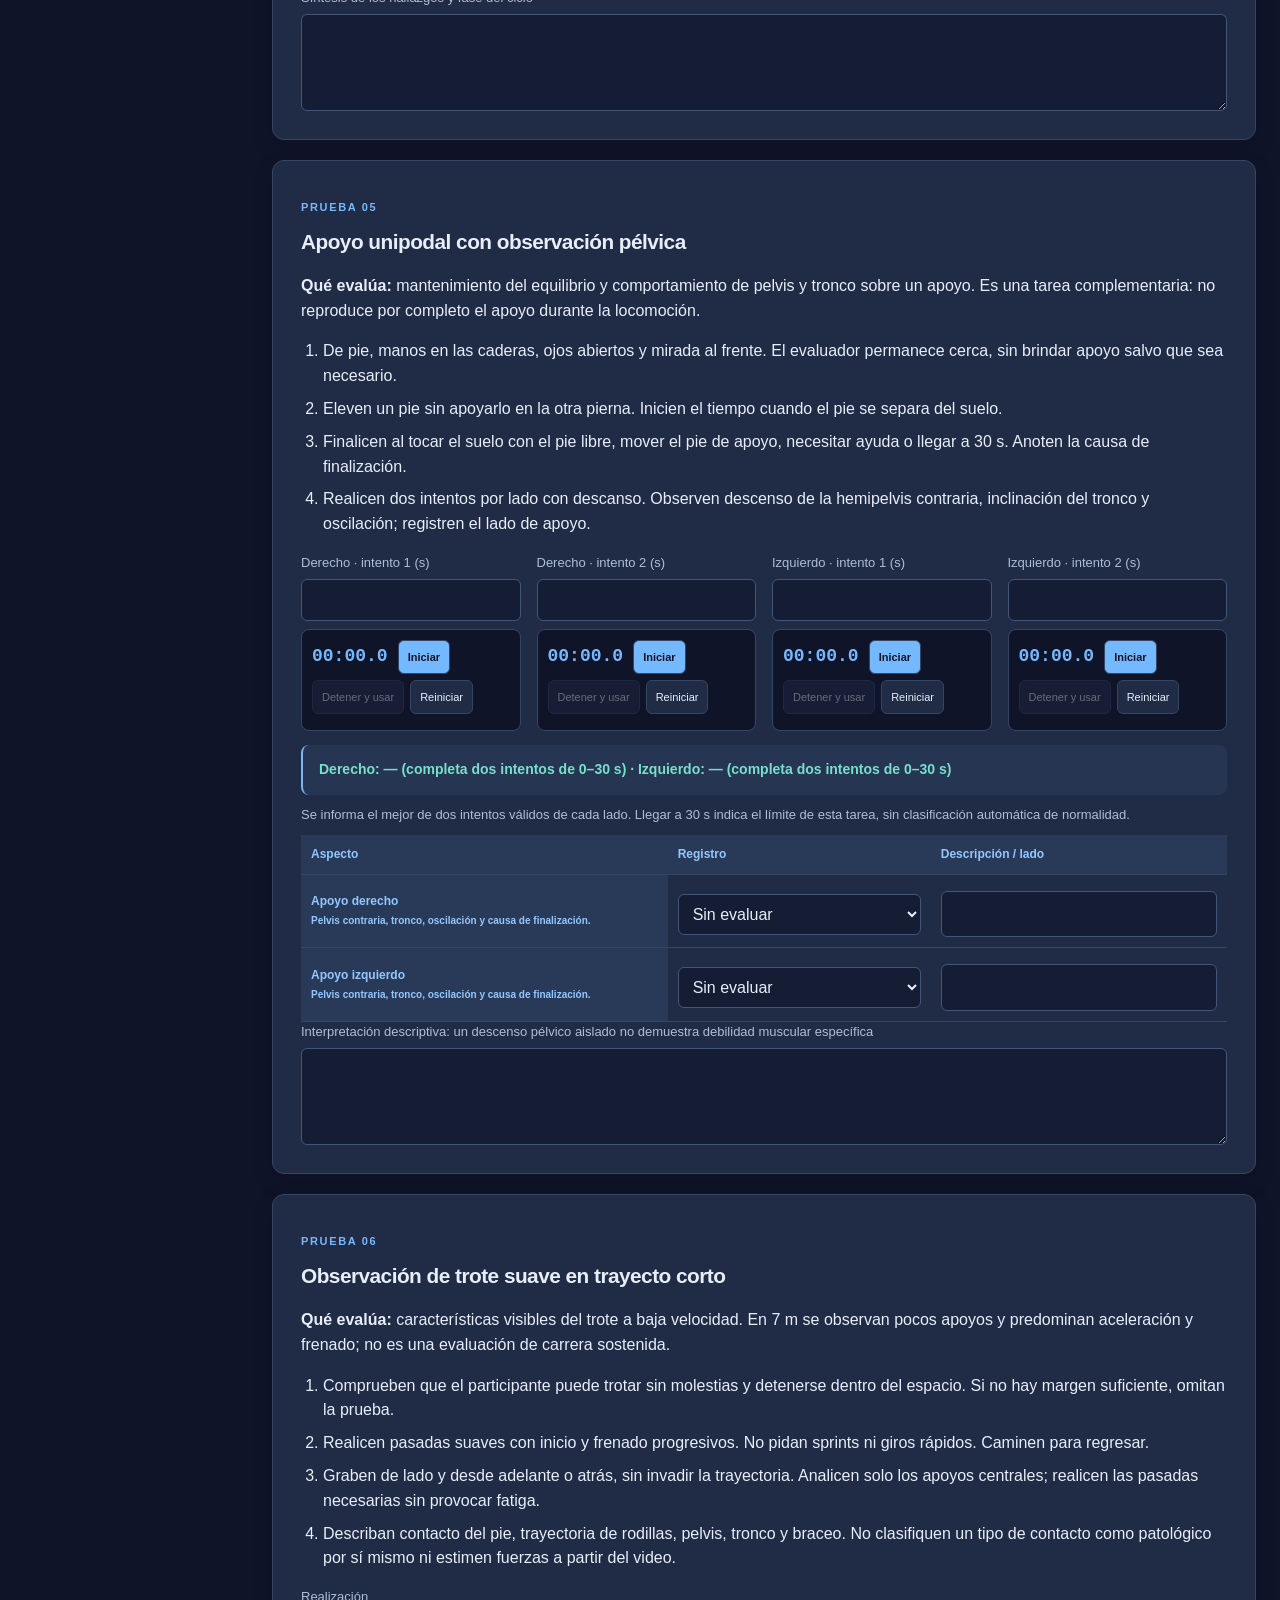
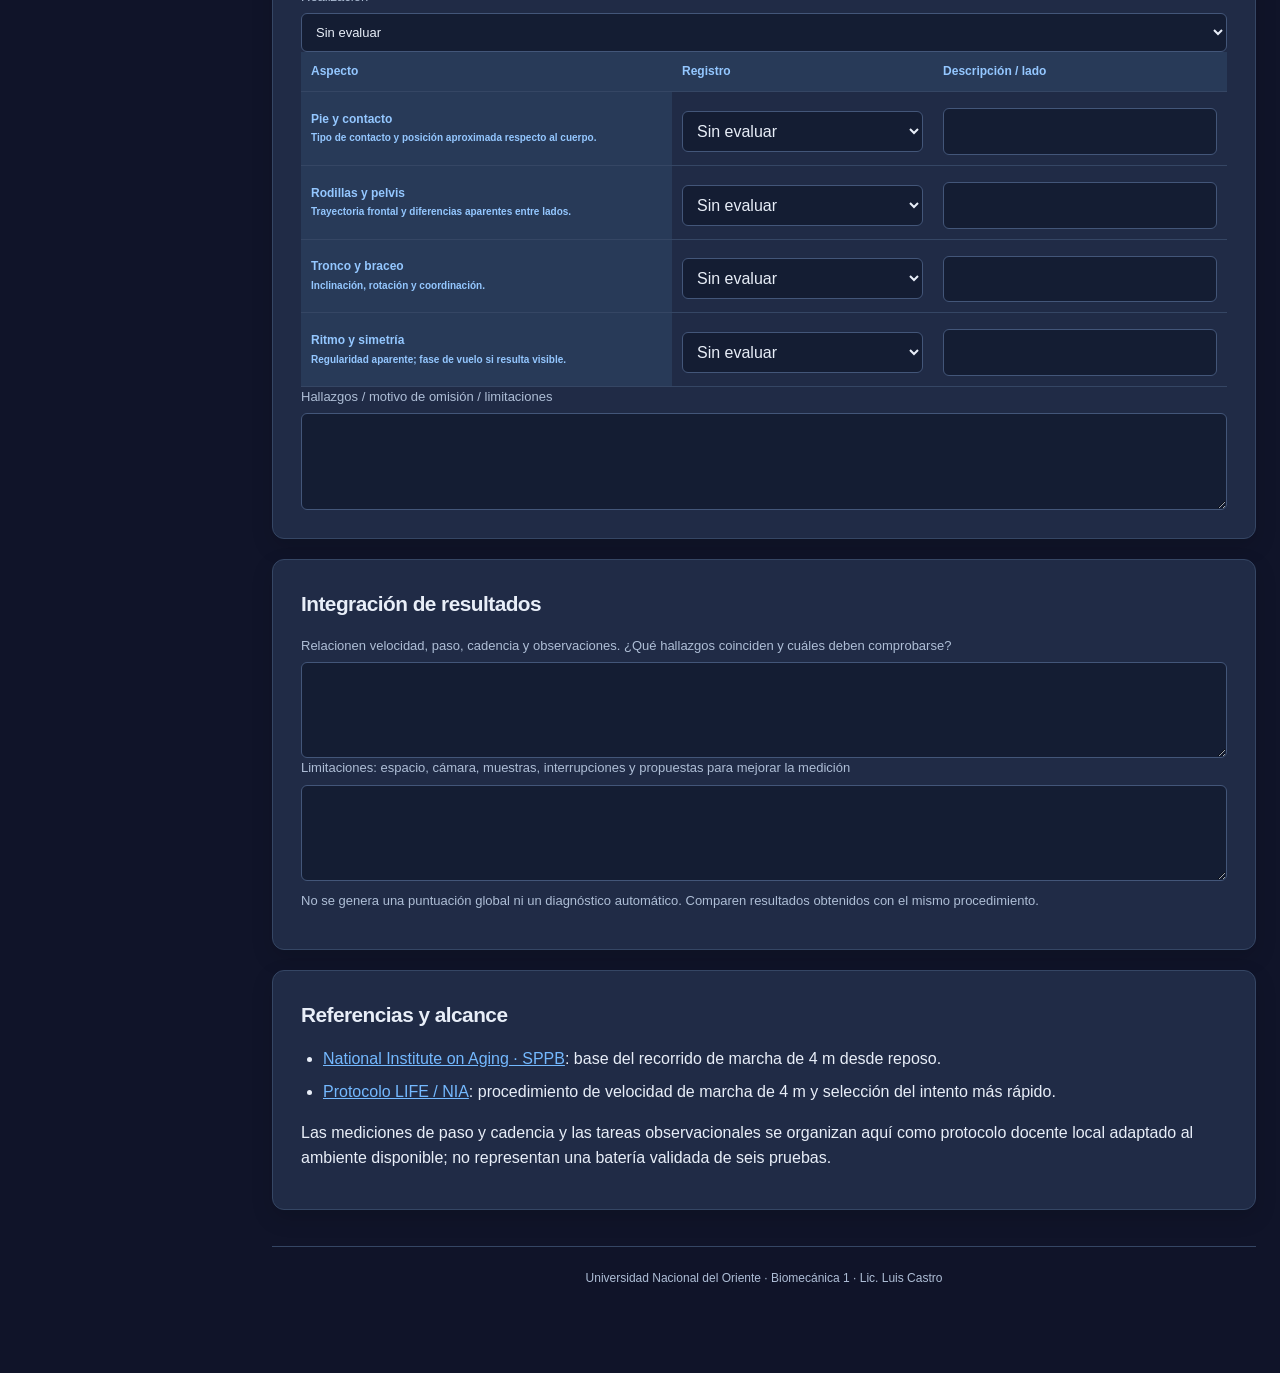
<file: marcha_carrera.html>
<!DOCTYPE html><html lang="es"><head><meta charset="UTF-8"><meta name="viewport" content="width=device-width,initial-scale=1"><meta name="description" content="Práctica de evaluación biomecánica de marcha y carrera en un ambiente de 7 metros."><title>Marcha y carrera · Biomecánica 1</title><link rel="stylesheet" href="styles.css"><script src="marcha_carrera.js" defer></script><script src="live-charts.js" defer></script>
<script src="stopwatches.js" defer></script></head><body><a class="skip-link" href="#contenido">Ir al contenido</a><div class="academic-bar"><a class="academic-brand" href="index.html"><span class="app-mark" aria-hidden="true">B<span>1</span></span><span>Biomecánica 1<small>Universidad Nacional del Oriente</small></span></a><p class="nav-caption">ESPACIO DE PRÁCTICA</p><nav class="academic-nav" aria-label="Evaluaciones"><a href="index.html" aria-label="Inicio"><svg viewBox="0 0 24 24" fill="none" stroke="currentColor" stroke-width="1.6" stroke-linecap="round" stroke-linejoin="round" aria-hidden="true"><path d="m3 10 9-7 9 7v10H6V10m4 10v-7h4v7"/></svg><span class="nav-long">Inicio</span><span class="nav-short" aria-hidden="true">Inicio</span></a><a href="ficha_goniometria.html" aria-label="Goniometría"><svg viewBox="0 0 24 24" fill="none" stroke="currentColor" stroke-width="1.6" stroke-linecap="round" stroke-linejoin="round" aria-hidden="true"><path d="M4 19 16 4M4 19h17M9 13a9 9 0 0 1 5 6"/><circle cx="4" cy="19" r="1"/></svg><span class="nav-long">Goniometría</span><span class="nav-short" aria-hidden="true">Gonio.</span></a><a href="respiratoria.html" aria-label="Respiratoria"><svg viewBox="0 0 24 24" fill="none" stroke="currentColor" stroke-width="1.6" stroke-linecap="round" stroke-linejoin="round" aria-hidden="true"><path d="M12 3v9m0-4C7 2 3 9 3 16s7 4 7 0v-5m2-3c5-6 9 1 9 8s-7 4-7 0v-5"/></svg><span class="nav-long">Respiratoria</span><span class="nav-short" aria-hidden="true">Resp.</span></a><a href="valoracion_postural.html" aria-label="Valoración postural"><svg viewBox="0 0 24 24" fill="none" stroke="currentColor" stroke-width="1.6" stroke-linecap="round" stroke-linejoin="round" aria-hidden="true"><circle cx="12" cy="4" r="2"/><path d="M12 6v9m-7-4h14m-7 4-4 6m4-6 4 6"/></svg><span class="nav-long">Valoración postural</span><span class="nav-short" aria-hidden="true">Postural</span></a><a href="evaluacion_postura_dinamica.html" aria-label="Valoración postural dinámica"><svg viewBox="0 0 24 24" fill="none" stroke="currentColor" stroke-width="1.6" stroke-linecap="round" stroke-linejoin="round" aria-hidden="true"><circle cx="12" cy="4" r="2"/><path d="M12 6v9m-7-4 7-3 7 3m-7 4-4 6m4-6 4 6"/></svg><span class="nav-long">Valoración postural dinámica</span><span class="nav-short" aria-hidden="true">Dinámica</span></a><a href="marcha_carrera.html" aria-label="Marcha y carrera" aria-current="page"><svg viewBox="0 0 24 24" fill="none" stroke="currentColor" stroke-width="1.6" stroke-linecap="round" stroke-linejoin="round" aria-hidden="true"><circle cx="15" cy="4" r="2"/><path d="m6 10 5-3 5 4h5m-10-4-2 7 5 3v5M9 14l-4 7"/></svg><span class="nav-long">Marcha y carrera</span><span class="nav-short" aria-hidden="true">Marcha</span></a></nav><div class="academic-teacher"><span class="teacher-avatar" aria-hidden="true">LC</span><span>Lic. Luis Castro<small>Docente · Biomecánica 1</small></span></div></div><main class="wrap" id="contenido" tabindex="-1"><header class="practice-hero"><p>PRÁCTICA · LOCOMOCIÓN HUMANA</p><h1>Evaluación biomecánica<br>de la marcha y carrera</h1><p>Seis pruebas · Predominio de marcha · Ambiente de 7 metros</p></header><section class="live-chart-card" id="live-chart" aria-labelledby="chart-heading"></section>
<section class="practice-card"><h2>Antes de comenzar</h2><p><strong>Objetivo:</strong> medir parámetros básicos de marcha, describir el movimiento de los segmentos y relacionar los hallazgos con el control del apoyo. Esta ficha es una guía de práctica académica; las tareas observacionales no constituyen una escala diagnóstica validada.</p><p><strong>Materiales:</strong> cinta métrica, cinta adhesiva y celular con cronómetro y cámara. Trabajen en equipos: participante, evaluador y encargado de registro. Mantengan el mismo calzado, superficie, instrucciones y posición de cámara entre intentos.</p><p>Despejen el recorrido y mantengan la cinta métrica fuera del área de pisada. Soliciten autorización antes de grabar. Detengan la actividad ante dolor, mareo o pérdida de equilibrio. El trote es opcional: omítanlo si no existe margen seguro de frenado.</p><h3>Distribución para las pruebas 2, 3 y 4</h3><div class="track" role="img" aria-label="Recorrido de 7 metros: 2 metros de entrada, 3 metros de observación y 2 metros de salida"><div>0–2 m<br><b>Entrada</b></div><div>2–5 m<br><b>Observación · 3 m</b></div><div>5–7 m<br><b>Salida</b></div></div><p class="result-note">El tramo central reduce la influencia del inicio y el final, aunque no garantiza velocidad estable. La prueba 1 utiliza su propio recorrido de 4 m desde reposo. No incluyan los giros en las mediciones.</p></section>
<form id="gait-form"><section class="practice-card"><h2>Datos de la práctica</h2><div class="practice-grid"><label for="participante">Participante / código<input id="participante" name="participante" type="text" ></label><label for="edad">Edad (años)<input id="edad" name="edad" type="number" min="0" step="0.01" max="120"></label><label for="grupo">Grupo / equipo<input id="grupo" name="grupo" type="text" ></label><label for="evaluador">Estudiante evaluador<input id="evaluador" name="evaluador" type="text" ></label><label for="fecha">Fecha<input id="fecha" name="fecha" type="date" ></label><label for="calzado">Calzado / ayuda de marcha<input id="calzado" name="calzado" type="text" ></label></div><p class="result-note">Usa un código si no necesitas registrar el nombre. Guardar conserva una ficha en este navegador; imprimir permite conservar registros separados.</p></section><div class="practice-actions"><button type="button" class="primary" id="save">Guardar en este dispositivo</button><button type="button" id="load">Recuperar ficha</button><button type="button" id="print">Imprimir / PDF</button><button type="button" id="clear">Limpiar ficha</button></div><p id="status" class="practice-status" role="status" aria-live="polite"></p><nav class="section-links" aria-label="Pruebas de la práctica"><a href="#prueba-1">Prueba 01</a><a href="#prueba-2">Prueba 02</a><a href="#prueba-3">Prueba 03</a><a href="#prueba-4">Prueba 04</a><a href="#prueba-5">Prueba 05</a><a href="#prueba-6">Prueba 06</a></nav><section class="practice-card" id="prueba-1"><p class="eyebrow">Prueba 01</p><h2>Velocidad habitual de marcha en 4 metros</h2><p><strong>Qué evalúa:</strong> rapidez de desplazamiento a ritmo habitual. Se utiliza el recorrido de 4 m con salida desde reposo descrito en la SPPB; aquí se registra velocidad, sin aplicar la puntuación de la batería completa.</p><ol><li>Marquen una salida en 0 m y una llegada en 4 m; dejen los 3 m restantes para continuar y detenerse.</li><li>El participante se coloca con ambos pies junto a la línea de salida. Indiquen: “Camina a tu ritmo habitual y continúa más allá de la línea final”.</li><li>Inicien el cronómetro cuando el pie comience a cruzar la salida y deténganlo cuando un pie haya cruzado completamente la línea de 4 m.</li><li>Realicen dos intentos válidos. Registren cualquier ayuda habitual y repitan un intento interrumpido, identificándolo en observaciones.</li></ol><div class="practice-grid"><label for="vel_t1">Intento 1 (s)<input id="vel_t1" name="vel_t1" type="number" min="0" step="0.01" ></label><label for="vel_t2">Intento 2 (s)<input id="vel_t2" name="vel_t2" type="number" min="0" step="0.01" ></label></div><p class="calculation" id="vel_result" aria-live="polite">Velocidad: —</p><p class="result-note">Velocidad = 4 m ÷ tiempo. Se informa cada intento y la velocidad del intento más rápido, como en el procedimiento de 4 m de la SPPB. No comparen directamente con una prueba de salida lanzada ni apliquen puntos de corte universales.</p><label for="vel_obs">Observaciones</label><textarea id="vel_obs" name="vel_obs" rows="3"></textarea></section><section class="practice-card" id="prueba-2"><p class="eyebrow">Prueba 02</p><h2>Longitud y simetría del paso y la zancada</h2><p><strong>Qué evalúa:</strong> cuánto se avanza con cada paso y si existe diferencia entre lados. Es una medición de campo con video, sin puntuación clínica propia.</p><div class="table-scroll"><table><thead><tr><th scope="col">Medida</th><th scope="col">Puntos de referencia</th></tr></thead><tbody><tr><th scope="row">Paso derecho</th><td>Desde el talón izquierdo en su contacto hasta el talón derecho en el contacto siguiente.</td></tr><tr><th scope="row">Paso izquierdo</th><td>Desde el talón derecho en su contacto hasta el talón izquierdo en el contacto siguiente.</td></tr><tr><th scope="row">Zancada derecha</th><td>Entre dos contactos consecutivos del talón derecho. Incluye dos pasos.</td></tr><tr><th scope="row">Zancada izquierda</th><td>Entre dos contactos consecutivos del talón izquierdo. Incluye dos pasos.</td></tr></tbody></table></div><ol><li>Coloquen referencias métricas junto al tramo central de 3 m, fuera de la pisada. Graben lateralmente con el celular fijo, sin seguir al participante ni usar gran angular; procuren suficiente distancia para reducir la perspectiva.</li><li>Pidan caminar naturalmente durante varias pasadas. No soliciten pisar marcas ni detenerse después de cada paso.</li><li>Revisen el video cuadro por cuadro e identifiquen la posición longitudinal del talón en cada contacto inicial. Proyecten esas posiciones sobre las referencias del suelo. Si no pueden identificarlas con claridad, registren “no valorable”.</li><li>Midan la separación <strong>en la dirección de avance</strong>, no la diagonal entre ambos pies. La distancia lateral es el ancho del paso y no se incluye aquí.</li><li>Reúnan tres pasos de cada lado y dos zancadas de cada lado, con los contactos de cada medida dentro del tramo central. Pueden obtenerlos de distintas pasadas.</li></ol><div class="practice-note"><strong>Ejemplo:</strong> contacto izquierdo a 0 cm → derecho a 60 cm → izquierdo a 114 cm. El paso derecho mide 60 cm; el izquierdo, 54 cm; la zancada izquierda, 114 cm. La diferencia entre pasos es 6 cm. Zancadas similares pueden coexistir con pasos asimétricos.</div><h3>Longitud del paso</h3><div class="table-scroll"><table><caption>Mediciones en centímetros</caption><thead><tr><th scope="col">Muestra</th><th scope="col">Derecho</th><th scope="col">Izquierdo</th></tr></thead><tbody><tr><th scope="row">1</th><td><input type="number" min="0" step="0.1" id="paso_d1" aria-label="paso derecho, muestra 1 (cm)"></td><td><input type="number" min="0" step="0.1" id="paso_i1" aria-label="paso izquierdo, muestra 1 (cm)"></td></tr><tr><th scope="row">2</th><td><input type="number" min="0" step="0.1" id="paso_d2" aria-label="paso derecho, muestra 2 (cm)"></td><td><input type="number" min="0" step="0.1" id="paso_i2" aria-label="paso izquierdo, muestra 2 (cm)"></td></tr><tr><th scope="row">3</th><td><input type="number" min="0" step="0.1" id="paso_d3" aria-label="paso derecho, muestra 3 (cm)"></td><td><input type="number" min="0" step="0.1" id="paso_i3" aria-label="paso izquierdo, muestra 3 (cm)"></td></tr></tbody></table></div><p class="calculation" id="paso_result" aria-live="polite">Promedios y diferencia entre pasos: —</p><h3>Longitud de la zancada</h3><div class="table-scroll"><table><caption>Mediciones en centímetros</caption><thead><tr><th scope="col">Muestra</th><th scope="col">Derecho</th><th scope="col">Izquierdo</th></tr></thead><tbody><tr><th scope="row">1</th><td><input type="number" min="0" step="0.1" id="zancada_d1" aria-label="zancada derecho, muestra 1 (cm)"></td><td><input type="number" min="0" step="0.1" id="zancada_i1" aria-label="zancada izquierdo, muestra 1 (cm)"></td></tr><tr><th scope="row">2</th><td><input type="number" min="0" step="0.1" id="zancada_d2" aria-label="zancada derecho, muestra 2 (cm)"></td><td><input type="number" min="0" step="0.1" id="zancada_i2" aria-label="zancada izquierdo, muestra 2 (cm)"></td></tr></tbody></table></div><p class="calculation" id="zancada_result" aria-live="polite">Promedios de zancada: —</p><p class="result-note">Los promedios aparecen al completar las muestras de cada lado. La diferencia absoluta entre promedios describe simetría espacial; no demuestra una causa, lesión ni diagnóstico. La estimación depende de la cámara y de las referencias: eviten interpretar diferencias pequeñas como hallazgos definitivos.</p><label for="paso_obs">Observaciones / precisión de la medición</label><textarea id="paso_obs" name="paso_obs" rows="3"></textarea></section><section class="practice-card" id="prueba-3"><p class="eyebrow">Prueba 03</p><h2>Cadencia de marcha</h2><p><strong>Qué evalúa:</strong> frecuencia de los pasos. Se obtiene durante las mismas pasadas de marcha, sin contar los giros.</p><ol><li>En el video del tramo central, identifiquen un contacto inicial y varios contactos sucesivos alternando pies.</li><li>Cuenten los contactos, incluido el primero y el último. Midan el tiempo exacto entre esos dos contactos.</li><li>Los intervalos de paso son <strong>contactos − 1</strong>: seis contactos delimitan cinco intervalos. Registren tres secuencias de pasadas válidas.</li><li>La cadencia conjunta se calcula sumando los intervalos y dividiendo por la suma de los tiempos, multiplicado por 60. No incluyan pausas entre pasadas.</li></ol><div class="table-scroll"><table><thead><tr><th scope="col">Secuencia</th><th scope="col">Contactos</th><th scope="col">Tiempo del primero al último (s)</th></tr></thead><tbody><tr><th scope="row">1</th><td><input id="cad_n1" type="number" min="2" step="1" aria-label="Contactos, secuencia 1"></td><td><input id="cad_t1" type="number" min="0.01" step="0.01" aria-label="Tiempo, secuencia 1 (s)"></td></tr><tr><th scope="row">2</th><td><input id="cad_n2" type="number" min="2" step="1" aria-label="Contactos, secuencia 2"></td><td><input id="cad_t2" type="number" min="0.01" step="0.01" aria-label="Tiempo, secuencia 2 (s)"></td></tr><tr><th scope="row">3</th><td><input id="cad_n3" type="number" min="2" step="1" aria-label="Contactos, secuencia 3"></td><td><input id="cad_t3" type="number" min="0.01" step="0.01" aria-label="Tiempo, secuencia 3 (s)"></td></tr></tbody></table></div><p class="calculation" id="cad_result" aria-live="polite">Cadencia conjunta: —</p><p class="result-note">Cadencia = Σ(contactos − 1) ÷ Σtiempos × 60. Un trayecto corto aporta pocos ciclos: repitan y consideren el error de medición. No mezclen cadencia de marcha con cadencia de trote.</p><label for="cad_obs">Observaciones</label><textarea id="cad_obs" name="cad_obs" rows="3"></textarea></section><section class="practice-card" id="prueba-4"><p class="eyebrow">Prueba 04</p><h2>Observación biomecánica de la marcha</h2><p><strong>Qué evalúa:</strong> organización del movimiento durante apoyo y balanceo. Es una observación estructurada, sin puntuación total.</p><ol><li>Realicen al menos dos pasadas por vista: anterior, posterior y lateral. Coloquen al observador o cámara fuera del recorrido.</li><li>Observen el tramo central a ritmo habitual. Revisen ambos lados y utilicen cámara lenta si está disponible.</li><li>Describan el segmento, lado y momento del ciclo. Eviten atribuir una causa muscular únicamente por la apariencia del movimiento.</li></ol><div class="table-scroll"><table><thead><tr><th scope="col">Aspecto</th><th scope="col">Registro</th><th scope="col">Descripción / lado</th></tr></thead><tbody><tr><th scope="row">Contacto y progresión del pie<br><small>Contacto inicial, orientación y despegue.</small></th><td><select id="marcha_0" aria-label="Contacto y progresión del pie: registro"><option value="">Sin evaluar</option><option>Sin hallazgo evidente</option><option>Hallazgo observado</option><option>No valorable</option></select></td><td><input id="marcha_0_nota" aria-label="Contacto y progresión del pie: descripción y lado"></td></tr><tr><th scope="row">Tobillo y avance de tibia<br><small>Progresión durante el apoyo y despeje en balanceo.</small></th><td><select id="marcha_1" aria-label="Tobillo y avance de tibia: registro"><option value="">Sin evaluar</option><option>Sin hallazgo evidente</option><option>Hallazgo observado</option><option>No valorable</option></select></td><td><input id="marcha_1_nota" aria-label="Tobillo y avance de tibia: descripción y lado"></td></tr><tr><th scope="row">Rodilla<br><small>Flexión al recibir la carga y durante el balanceo.</small></th><td><select id="marcha_2" aria-label="Rodilla: registro"><option value="">Sin evaluar</option><option>Sin hallazgo evidente</option><option>Hallazgo observado</option><option>No valorable</option></select></td><td><input id="marcha_2_nota" aria-label="Rodilla: descripción y lado"></td></tr><tr><th scope="row">Cadera y pelvis<br><small>Extensión al final del apoyo, rotación y descenso pélvico.</small></th><td><select id="marcha_3" aria-label="Cadera y pelvis: registro"><option value="">Sin evaluar</option><option>Sin hallazgo evidente</option><option>Hallazgo observado</option><option>No valorable</option></select></td><td><input id="marcha_3_nota" aria-label="Cadera y pelvis: descripción y lado"></td></tr><tr><th scope="row">Tronco y cabeza<br><small>Inclinaciones, oscilación y dirección de la mirada.</small></th><td><select id="marcha_4" aria-label="Tronco y cabeza: registro"><option value="">Sin evaluar</option><option>Sin hallazgo evidente</option><option>Hallazgo observado</option><option>No valorable</option></select></td><td><input id="marcha_4_nota" aria-label="Tronco y cabeza: descripción y lado"></td></tr><tr><th scope="row">Braceo y coordinación<br><small>Alternancia de brazos y piernas; diferencias entre lados.</small></th><td><select id="marcha_5" aria-label="Braceo y coordinación: registro"><option value="">Sin evaluar</option><option>Sin hallazgo evidente</option><option>Hallazgo observado</option><option>No valorable</option></select></td><td><input id="marcha_5_nota" aria-label="Braceo y coordinación: descripción y lado"></td></tr><tr><th scope="row">Simetría global<br><small>Comparación aparente de apoyos, pasos y ritmo.</small></th><td><select id="marcha_6" aria-label="Simetría global: registro"><option value="">Sin evaluar</option><option>Sin hallazgo evidente</option><option>Hallazgo observado</option><option>No valorable</option></select></td><td><input id="marcha_6_nota" aria-label="Simetría global: descripción y lado"></td></tr></tbody></table></div><label for="marcha_obs">Síntesis de los hallazgos y fase del ciclo</label><textarea id="marcha_obs" name="marcha_obs" rows="3"></textarea></section><section class="practice-card" id="prueba-5"><p class="eyebrow">Prueba 05</p><h2>Apoyo unipodal con observación pélvica</h2><p><strong>Qué evalúa:</strong> mantenimiento del equilibrio y comportamiento de pelvis y tronco sobre un apoyo. Es una tarea complementaria: no reproduce por completo el apoyo durante la locomoción.</p><ol><li>De pie, manos en las caderas, ojos abiertos y mirada al frente. El evaluador permanece cerca, sin brindar apoyo salvo que sea necesario.</li><li>Eleven un pie sin apoyarlo en la otra pierna. Inicien el tiempo cuando el pie se separa del suelo.</li><li>Finalicen al tocar el suelo con el pie libre, mover el pie de apoyo, necesitar ayuda o llegar a 30 s. Anoten la causa de finalización.</li><li>Realicen dos intentos por lado con descanso. Observen descenso de la hemipelvis contraria, inclinación del tronco y oscilación; registren el lado de apoyo.</li></ol><div class="practice-grid"><label for="uni_d1">Derecho · intento 1 (s)<input id="uni_d1" name="uni_d1" type="number" min="0" step="0.01" max="30"></label><label for="uni_d2">Derecho · intento 2 (s)<input id="uni_d2" name="uni_d2" type="number" min="0" step="0.01" max="30"></label><label for="uni_i1">Izquierdo · intento 1 (s)<input id="uni_i1" name="uni_i1" type="number" min="0" step="0.01" max="30"></label><label for="uni_i2">Izquierdo · intento 2 (s)<input id="uni_i2" name="uni_i2" type="number" min="0" step="0.01" max="30"></label></div><p class="calculation" id="uni_result" aria-live="polite">Mejor tiempo por lado: —</p><p class="result-note">Se informa el mejor de dos intentos válidos de cada lado. Llegar a 30 s indica el límite de esta tarea, sin clasificación automática de normalidad.</p><div class="table-scroll"><table><thead><tr><th scope="col">Aspecto</th><th scope="col">Registro</th><th scope="col">Descripción / lado</th></tr></thead><tbody><tr><th scope="row">Apoyo derecho<br><small>Pelvis contraria, tronco, oscilación y causa de finalización.</small></th><td><select id="pelvis_0" aria-label="Apoyo derecho: registro"><option value="">Sin evaluar</option><option>Sin hallazgo evidente</option><option>Hallazgo observado</option><option>No valorable</option></select></td><td><input id="pelvis_0_nota" aria-label="Apoyo derecho: descripción y lado"></td></tr><tr><th scope="row">Apoyo izquierdo<br><small>Pelvis contraria, tronco, oscilación y causa de finalización.</small></th><td><select id="pelvis_1" aria-label="Apoyo izquierdo: registro"><option value="">Sin evaluar</option><option>Sin hallazgo evidente</option><option>Hallazgo observado</option><option>No valorable</option></select></td><td><input id="pelvis_1_nota" aria-label="Apoyo izquierdo: descripción y lado"></td></tr></tbody></table></div><label for="uni_obs">Interpretación descriptiva: un descenso pélvico aislado no demuestra debilidad muscular específica</label><textarea id="uni_obs" name="uni_obs" rows="3"></textarea></section><section class="practice-card" id="prueba-6"><p class="eyebrow">Prueba 06</p><h2>Observación de trote suave en trayecto corto</h2><p><strong>Qué evalúa:</strong> características visibles del trote a baja velocidad. En 7 m se observan pocos apoyos y predominan aceleración y frenado; no es una evaluación de carrera sostenida.</p><ol><li>Comprueben que el participante puede trotar sin molestias y detenerse dentro del espacio. Si no hay margen suficiente, omitan la prueba.</li><li>Realicen pasadas suaves con inicio y frenado progresivos. No pidan sprints ni giros rápidos. Caminen para regresar.</li><li>Graben de lado y desde adelante o atrás, sin invadir la trayectoria. Analicen solo los apoyos centrales; realicen las pasadas necesarias sin provocar fatiga.</li><li>Describan contacto del pie, trayectoria de rodillas, pelvis, tronco y braceo. No clasifiquen un tipo de contacto como patológico por sí mismo ni estimen fuerzas a partir del video.</li></ol><div class="practice-grid"><label for="trote_estado">Realización<select id="trote_estado"><option value="">Sin evaluar</option><option>Realizada</option><option>Omitida por espacio o seguridad</option><option>Omitida por molestias o capacidad</option></select></label></div><div class="table-scroll"><table><thead><tr><th scope="col">Aspecto</th><th scope="col">Registro</th><th scope="col">Descripción / lado</th></tr></thead><tbody><tr><th scope="row">Pie y contacto<br><small>Tipo de contacto y posición aproximada respecto al cuerpo.</small></th><td><select id="trote_0" aria-label="Pie y contacto: registro"><option value="">Sin evaluar</option><option>Sin hallazgo evidente</option><option>Hallazgo observado</option><option>No valorable</option></select></td><td><input id="trote_0_nota" aria-label="Pie y contacto: descripción y lado"></td></tr><tr><th scope="row">Rodillas y pelvis<br><small>Trayectoria frontal y diferencias aparentes entre lados.</small></th><td><select id="trote_1" aria-label="Rodillas y pelvis: registro"><option value="">Sin evaluar</option><option>Sin hallazgo evidente</option><option>Hallazgo observado</option><option>No valorable</option></select></td><td><input id="trote_1_nota" aria-label="Rodillas y pelvis: descripción y lado"></td></tr><tr><th scope="row">Tronco y braceo<br><small>Inclinación, rotación y coordinación.</small></th><td><select id="trote_2" aria-label="Tronco y braceo: registro"><option value="">Sin evaluar</option><option>Sin hallazgo evidente</option><option>Hallazgo observado</option><option>No valorable</option></select></td><td><input id="trote_2_nota" aria-label="Tronco y braceo: descripción y lado"></td></tr><tr><th scope="row">Ritmo y simetría<br><small>Regularidad aparente; fase de vuelo si resulta visible.</small></th><td><select id="trote_3" aria-label="Ritmo y simetría: registro"><option value="">Sin evaluar</option><option>Sin hallazgo evidente</option><option>Hallazgo observado</option><option>No valorable</option></select></td><td><input id="trote_3_nota" aria-label="Ritmo y simetría: descripción y lado"></td></tr></tbody></table></div><label for="trote_obs">Hallazgos / motivo de omisión / limitaciones</label><textarea id="trote_obs" name="trote_obs" rows="3"></textarea></section><section class="practice-card"><h2>Integración de resultados</h2><label for="conclusion">Relacionen velocidad, paso, cadencia y observaciones. ¿Qué hallazgos coinciden y cuáles deben comprobarse?</label><textarea id="conclusion" name="conclusion" rows="3"></textarea><label for="limitaciones">Limitaciones: espacio, cámara, muestras, interrupciones y propuestas para mejorar la medición</label><textarea id="limitaciones" name="limitaciones" rows="3"></textarea><p class="result-note">No se genera una puntuación global ni un diagnóstico automático. Comparen resultados obtenidos con el mismo procedimiento.</p></section></form><section class="practice-card"><h2>Referencias y alcance</h2><ul><li><a href="https://www.nia.nih.gov/research/resource/short-physical-performance-battery-sppb" target="_blank" rel="noopener">National Institute on Aging · SPPB</a>: base del recorrido de marcha de 4 m desde reposo.</li><li><a href="https://agingresearchbiobank.nia.nih.gov/studies/life/documents/download/Protocol_Main_Trial.pdf/" target="_blank" rel="noopener">Protocolo LIFE / NIA</a>: procedimiento de velocidad de marcha de 4 m y selección del intento más rápido.</li></ul><p>Las mediciones de paso y cadencia y las tareas observacionales se organizan aquí como protocolo docente local adaptado al ambiente disponible; no representan una batería validada de seis pruebas.</p></section><footer>Universidad Nacional del Oriente · Biomecánica 1 · Lic. Luis Castro</footer></main></body></html>
</file>
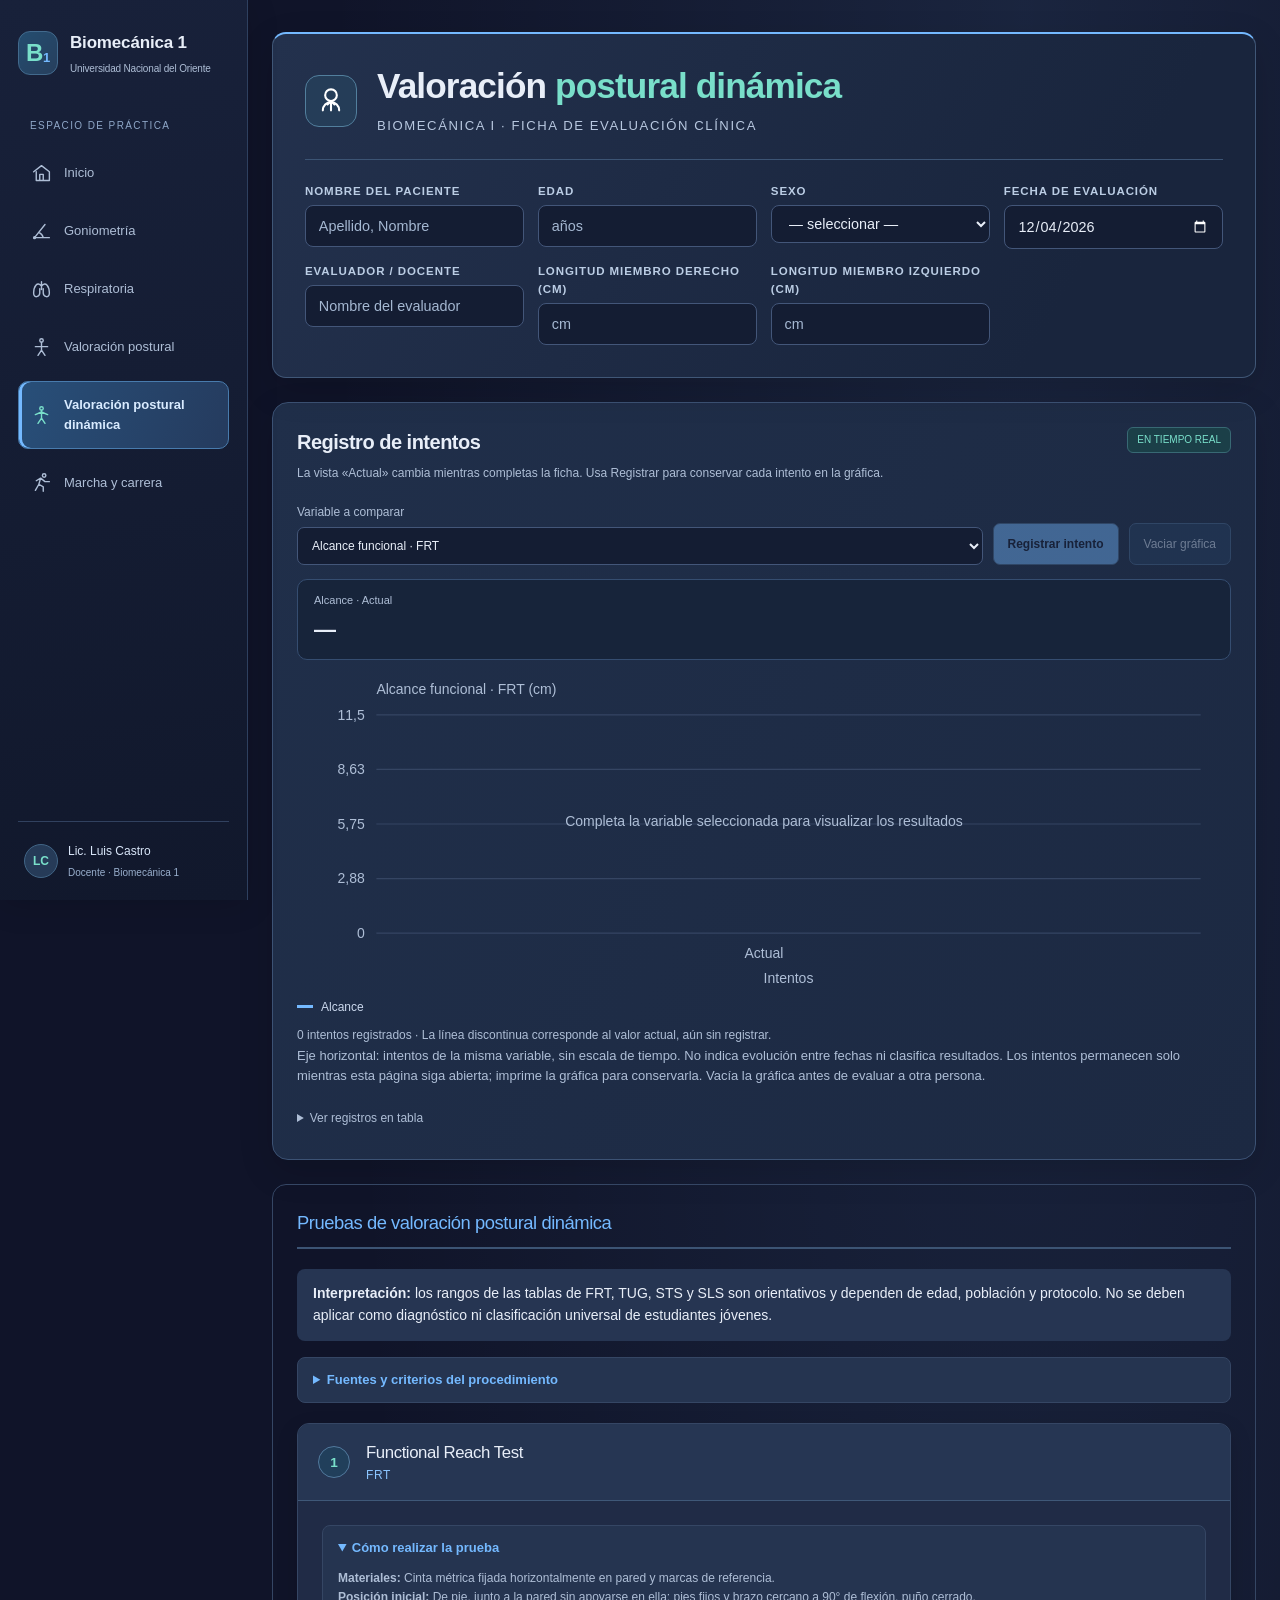
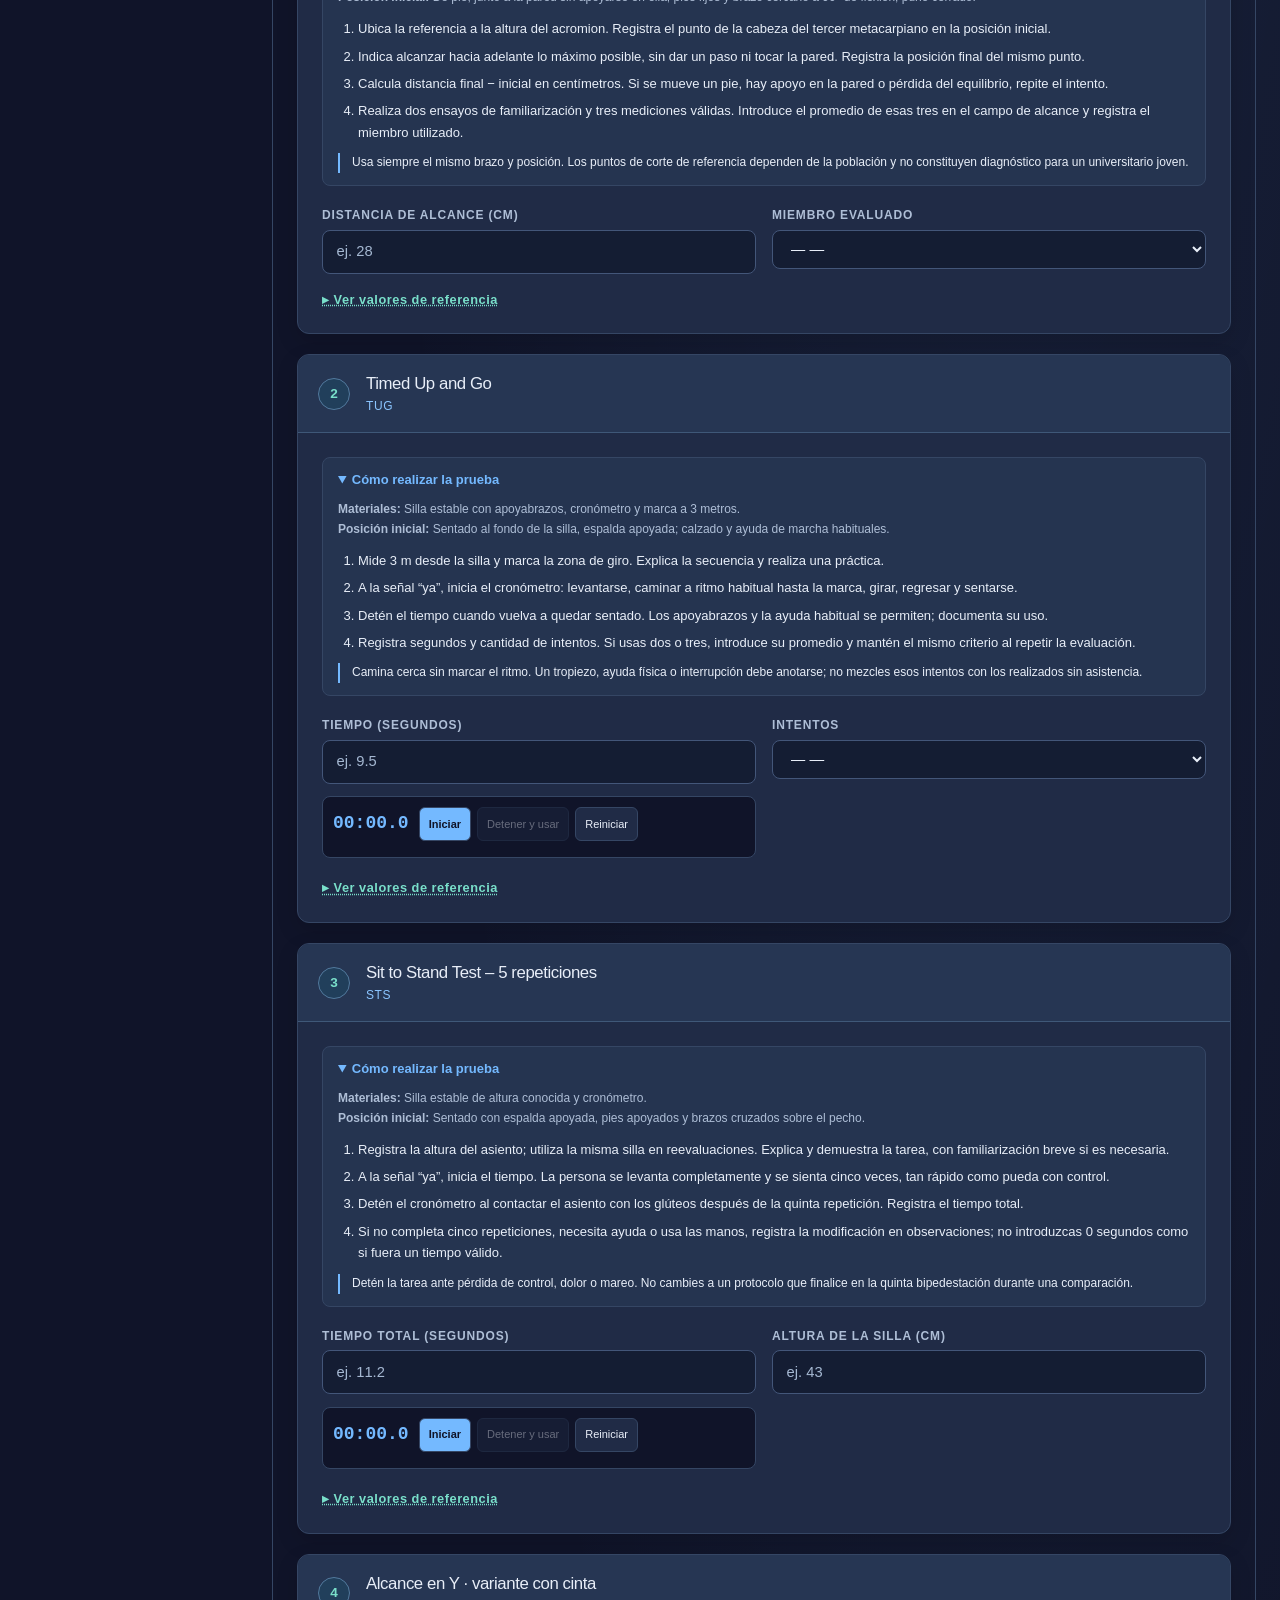
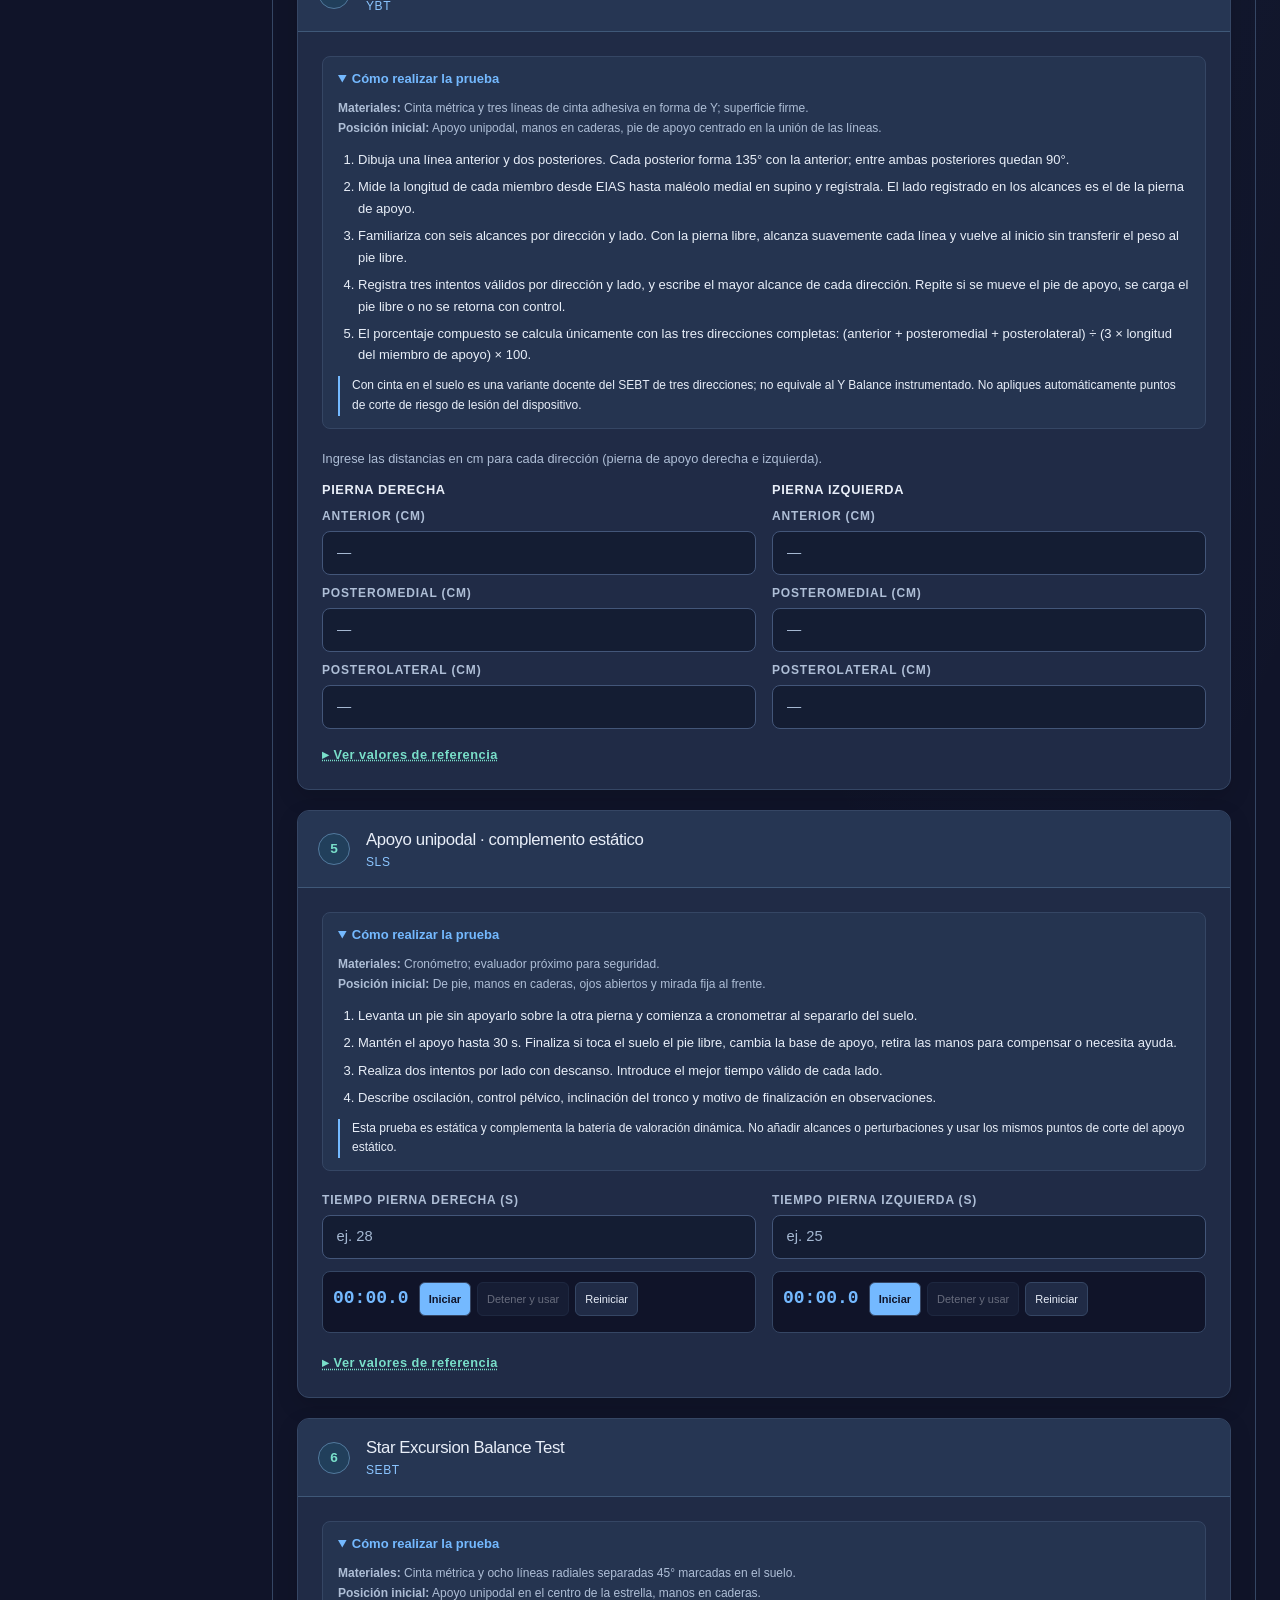
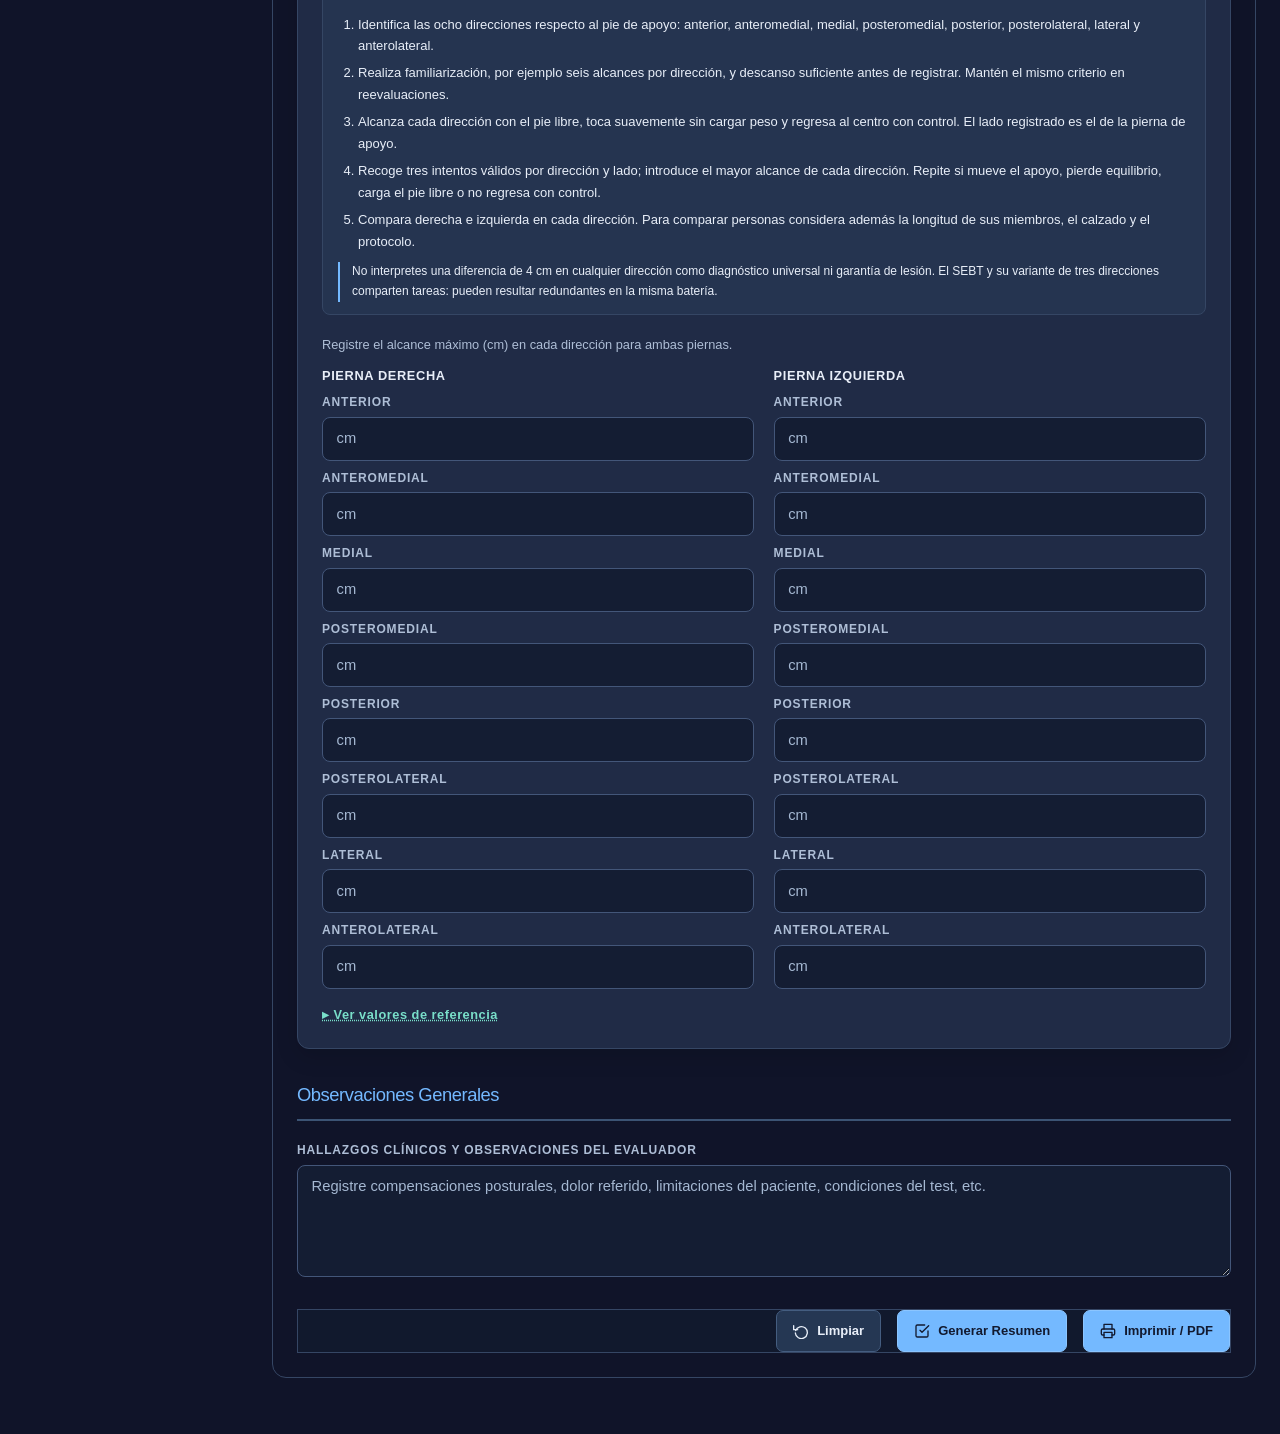
<file: postural.html>
<!DOCTYPE html><html lang="es"><head><meta charset="UTF-8"><meta http-equiv="refresh" content="0;url=evaluacion_postura_dinamica.html"><meta name="viewport" content="width=device-width,initial-scale=1"><title>Valoración postural dinámica</title></head><body><p><a href="evaluacion_postura_dinamica.html">Abrir valoración postural dinámica</a></p></body></html>
</file>
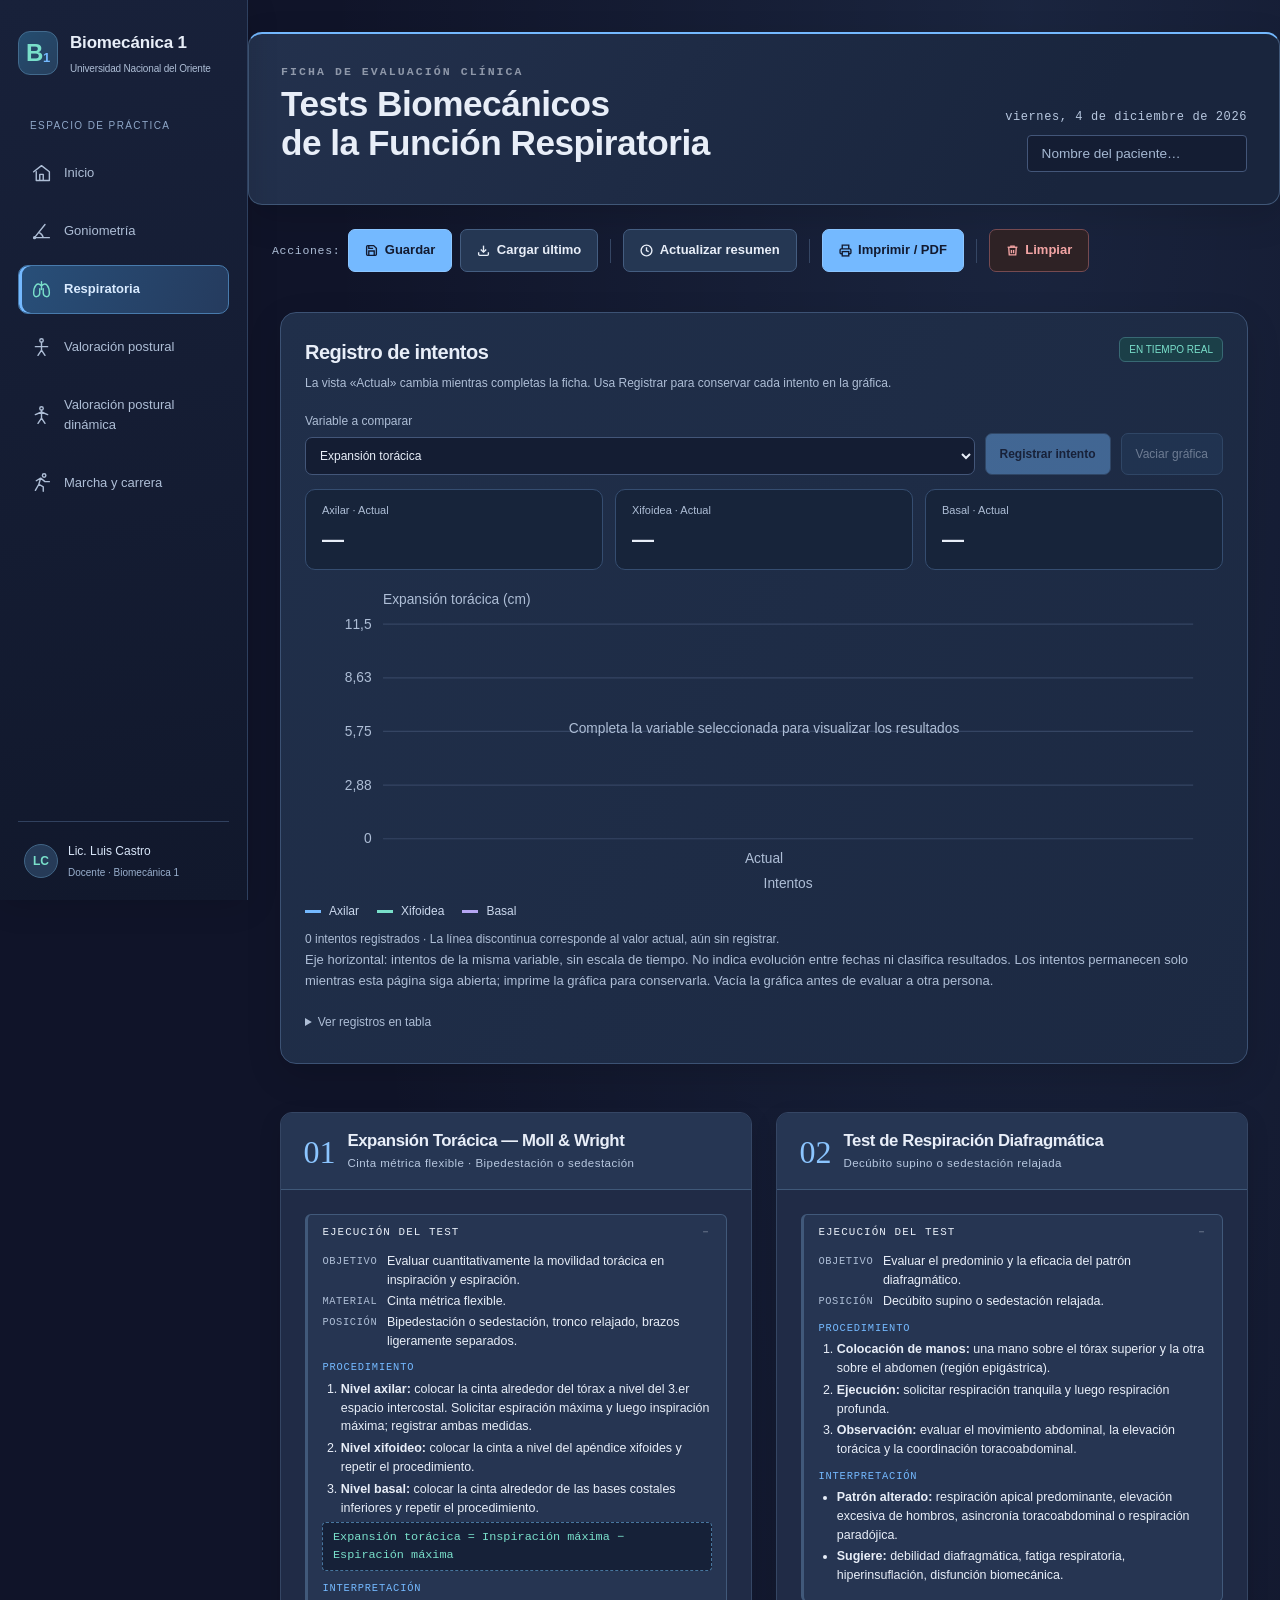
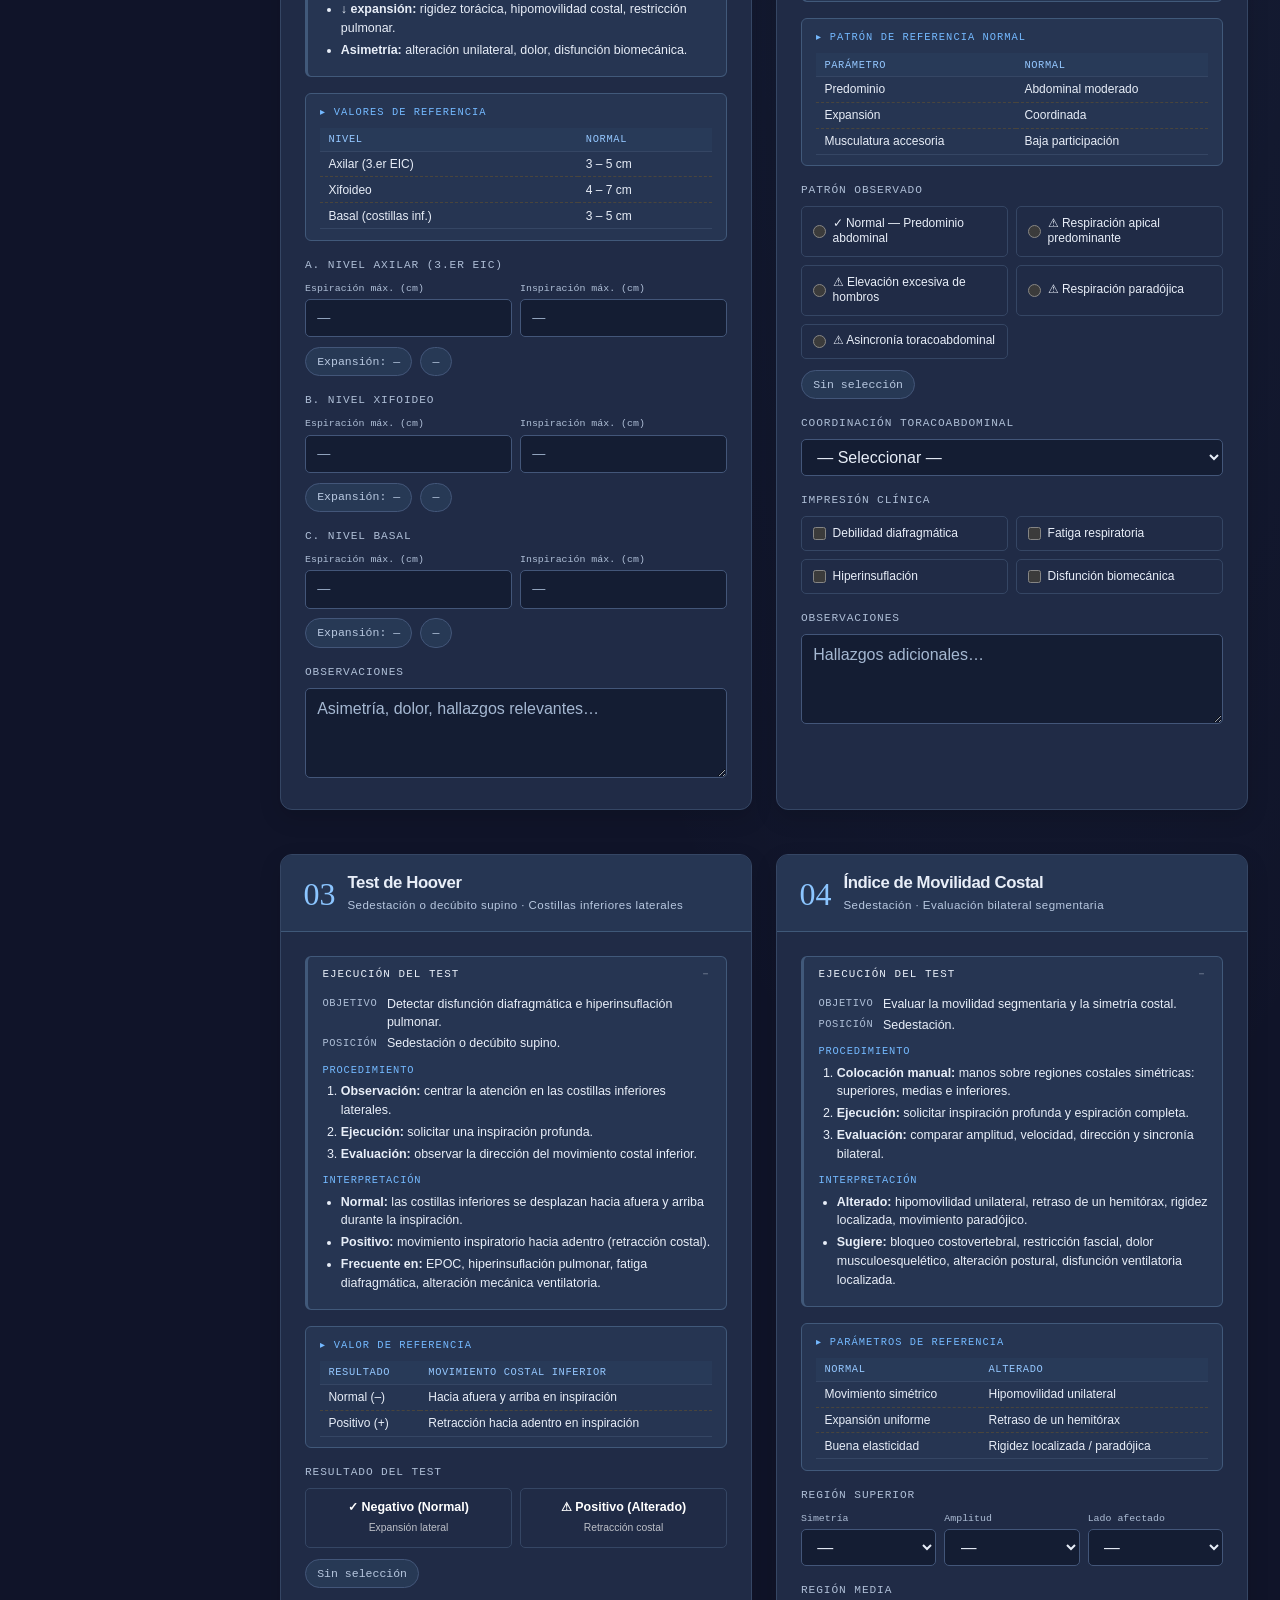
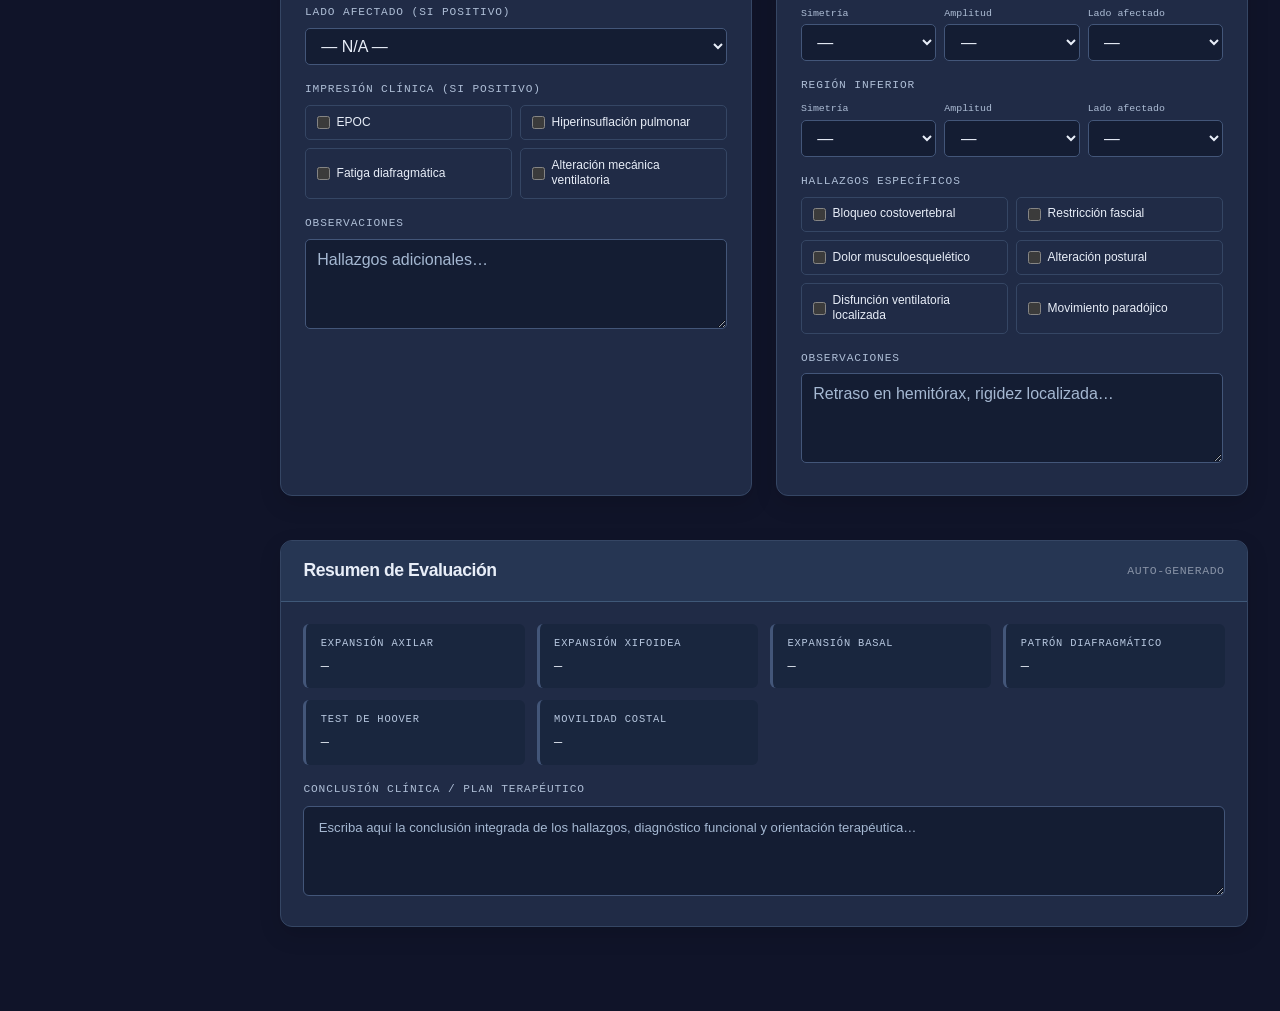
<file: respiratoria.html>
<!DOCTYPE html>
<html lang="es">
<head>
<meta charset="UTF-8">
<meta name="viewport" content="width=device-width, initial-scale=1.0">
<title>Evaluación Biomecánica Respiratoria</title>

<style>
  :root {
    --ink: #1a1a2e;
    --paper: #f5f0e8;
    --cream: #ede8dc;
    --accent: #2d6a4f;
    --accent-light: #52b788;
    --accent-pale: #d8f3dc;
    --warn: #b5451b;
    --warn-pale: #fde8dc;
    --mid: #6b7280;
    --border: #c9c0b0;
    --white: #fafafa;
    --shadow: rgba(26,26,46,0.08);
  }

  * { box-sizing: border-box; margin: 0; padding: 0; }

  body {
    font-family: 'Instrument Sans', sans-serif;
    background: var(--paper);
    color: var(--ink);
    min-height: 100vh;
  }

  /* ── EJECUCIÓN DEL TEST ── */
  details.exec {
    border: 1px solid var(--border);
    border-left: 3px solid var(--ink);
    border-radius: 6px;
    background: var(--cream);
    margin-bottom: 1rem;
  }
  details.exec summary {
    cursor: pointer;
    padding: 0.55rem 0.9rem;
    font-family: 'DM Mono', monospace;
    font-size: 0.68rem;
    text-transform: uppercase;
    letter-spacing: 0.1em;
    color: var(--ink);
    list-style: none;
    display: flex;
    justify-content: space-between;
    align-items: center;
  }
  details.exec summary::-webkit-details-marker { display: none; }
  details.exec summary::after { content: '＋'; opacity: 0.5; }
  details.exec[open] summary::after { content: '－'; }
  .exec-body { padding: 0.2rem 0.9rem 0.8rem; font-size: 0.78rem; line-height: 1.5; }
  .exec-meta { display: grid; grid-template-columns: auto 1fr; gap: 0.15rem 0.6rem; margin-bottom: 0.6rem; }
  .exec-meta b { font-family: 'DM Mono', monospace; font-size: 0.65rem; text-transform: uppercase; letter-spacing: 0.06em; color: var(--mid); font-weight: 500; padding-top: 0.1rem; }
  .exec-body h4 { font-family: 'DM Mono', monospace; font-size: 0.65rem; text-transform: uppercase; letter-spacing: 0.08em; color: var(--accent); margin: 0.6rem 0 0.25rem; font-weight: 500; }
  .exec-body ol, .exec-body ul { padding-left: 1.15rem; }
  .exec-body li { margin-bottom: 0.2rem; }
  .formula { background: var(--white); border: 1px dashed var(--border); border-radius: 4px; padding: 0.35rem 0.6rem; font-family: 'DM Mono', monospace; font-size: 0.74rem; margin-top: 0.3rem; }
  @media print { details.exec { break-inside: avoid; } details.exec summary::after { content: ''; } }

  /* ── HEADER ── */
  header {
    background: var(--ink);
    color: var(--paper);
    padding: 2rem 3rem;
    display: flex;
    align-items: flex-end;
    justify-content: space-between;
    gap: 1rem;
    flex-wrap: wrap;
  }
  header h1 {
    font-family: 'DM Serif Display', serif;
    font-size: clamp(1.6rem, 3vw, 2.4rem);
    line-height: 1.1;
    letter-spacing: -0.5px;
  }
  header h1 span {
    display: block;
    font-family: 'DM Mono', monospace;
    font-size: 0.72rem;
    letter-spacing: 0.18em;
    opacity: 0.55;
    margin-bottom: 0.4rem;
    font-style: normal;
    text-transform: uppercase;
  }
  .header-meta {
    display: flex;
    flex-direction: column;
    align-items: flex-end;
    gap: 0.5rem;
  }
  .date-field {
    font-family: 'DM Mono', monospace;
    font-size: 0.75rem;
    opacity: 0.6;
    letter-spacing: 0.05em;
  }
  #patient-name-input {
    background: rgba(255,255,255,0.1);
    border: 1px solid rgba(255,255,255,0.25);
    color: var(--paper);
    padding: 0.45rem 0.85rem;
    font-family: 'Instrument Sans', sans-serif;
    font-size: 0.85rem;
    border-radius: 4px;
    width: 220px;
    outline: none;
    transition: border-color 0.2s;
  }
  #patient-name-input::placeholder { opacity: 0.4; }
  #patient-name-input:focus { border-color: var(--accent-light); }

  /* ── TOOLBAR ── */
  .toolbar {
    background: var(--cream);
    border-bottom: 1px solid var(--border);
    padding: 0.75rem 3rem;
    display: flex;
    align-items: center;
    gap: 0.75rem;
    flex-wrap: wrap;
  }
  .btn {
    display: inline-flex;
    align-items: center;
    gap: 0.4rem;
    padding: 0.5rem 1.1rem;
    font-family: 'Instrument Sans', sans-serif;
    font-size: 0.8rem;
    font-weight: 600;
    border: 1.5px solid transparent;
    border-radius: 5px;
    cursor: pointer;
    transition: all 0.18s;
    letter-spacing: 0.02em;
    text-transform: uppercase;
  }
  .btn-primary {
    background: var(--accent);
    color: #fff;
    border-color: var(--accent);
  }
  .btn-primary:hover { background: #1f4f39; border-color: #1f4f39; }
  .btn-outline {
    background: transparent;
    color: var(--ink);
    border-color: var(--border);
  }
  .btn-outline:hover { border-color: var(--ink); background: rgba(0,0,0,0.03); }
  .btn-danger {
    background: transparent;
    color: var(--warn);
    border-color: #e8c4b4;
  }
  .btn-danger:hover { background: var(--warn-pale); }
  .separator { width: 1px; height: 24px; background: var(--border); margin: 0 0.25rem; }
  .toolbar-label {
    font-size: 0.72rem;
    color: var(--mid);
    font-family: 'DM Mono', monospace;
    letter-spacing: 0.06em;
  }

  /* ── LAYOUT ── */
  main {
    max-width: 1100px;
    margin: 0 auto;
    padding: 2rem 2rem 4rem;
    display: grid;
    grid-template-columns: 1fr 1fr;
    gap: 1.5rem;
  }
  @media (max-width: 720px) {
    main { grid-template-columns: 1fr; padding: 1rem; }
    header { padding: 1.5rem; }
    .toolbar { padding: 0.75rem 1rem; }
  }

  /* ── TEST CARD ── */
  .test-card {
    background: var(--white);
    border: 1px solid var(--border);
    border-radius: 10px;
    overflow: hidden;
    box-shadow: 0 2px 12px var(--shadow);
    display: flex;
    flex-direction: column;
  }
  .card-header {
    background: var(--ink);
    color: var(--paper);
    padding: 1.1rem 1.4rem 1rem;
    display: flex;
    align-items: center;
    gap: 0.75rem;
  }
  .card-num {
    font-family: 'DM Serif Display', serif;
    font-size: 2rem;
    line-height: 1;
    opacity: 0.25;
    min-width: 2rem;
  }
  .card-title-block h2 {
    font-family: 'DM Serif Display', serif;
    font-size: 1.05rem;
    line-height: 1.25;
    letter-spacing: -0.2px;
  }
  .card-title-block p {
    font-size: 0.72rem;
    opacity: 0.5;
    margin-top: 0.2rem;
    font-family: 'DM Mono', monospace;
    letter-spacing: 0.04em;
  }

  .card-body { padding: 1.2rem 1.4rem; flex: 1; }

  /* reference band */
  .ref-band {
    background: var(--accent-pale);
    border: 1px solid #b7e4c7;
    border-radius: 6px;
    padding: 0.65rem 0.9rem;
    margin-bottom: 1rem;
  }
  .ref-band-title {
    font-size: 0.65rem;
    font-family: 'DM Mono', monospace;
    text-transform: uppercase;
    letter-spacing: 0.1em;
    color: var(--accent);
    margin-bottom: 0.5rem;
  }
  .ref-table { width: 100%; border-collapse: collapse; }
  .ref-table th, .ref-table td {
    font-size: 0.75rem;
    padding: 0.2rem 0.5rem;
    text-align: left;
  }
  .ref-table th {
    font-family: 'DM Mono', monospace;
    color: var(--accent);
    font-weight: 500;
    font-size: 0.65rem;
    text-transform: uppercase;
    letter-spacing: 0.06em;
  }
  .ref-table td { color: var(--ink); }
  .ref-table tr:not(:last-child) td { border-bottom: 1px dashed #b7e4c7; }

  /* fields */
  .field-group { margin-bottom: 1rem; }
  .field-group:last-child { margin-bottom: 0; }
  .field-label {
    font-size: 0.7rem;
    font-family: 'DM Mono', monospace;
    text-transform: uppercase;
    letter-spacing: 0.08em;
    color: var(--mid);
    margin-bottom: 0.4rem;
  }
  .field-row {
    display: grid;
    grid-template-columns: 1fr 1fr;
    gap: 0.5rem;
  }
  .field-row-3 {
    display: grid;
    grid-template-columns: 1fr 1fr 1fr;
    gap: 0.5rem;
  }
  .input-wrap { display: flex; flex-direction: column; gap: 0.2rem; }
  .input-sublabel {
    font-size: 0.62rem;
    color: var(--mid);
    font-family: 'DM Mono', monospace;
  }
  input[type="number"], input[type="text"], select, textarea {
    width: 100%;
    padding: 0.5rem 0.7rem;
    border: 1.5px solid var(--border);
    border-radius: 5px;
    font-family: 'DM Mono', monospace;
    font-size: 0.82rem;
    color: var(--ink);
    background: var(--white);
    outline: none;
    transition: border-color 0.18s, box-shadow 0.18s;
  }
  input:focus, select:focus, textarea:focus {
    border-color: var(--accent);
    box-shadow: 0 0 0 3px rgba(45,106,79,0.12);
  }
  textarea { resize: vertical; min-height: 64px; font-size: 0.78rem; line-height: 1.5; }

  /* result chip */
  .result-row {
    display: flex;
    align-items: center;
    gap: 0.5rem;
    margin-top: 0.6rem;
    flex-wrap: wrap;
  }
  .result-chip {
    display: inline-flex;
    align-items: center;
    gap: 0.3rem;
    padding: 0.3rem 0.7rem;
    border-radius: 20px;
    font-family: 'DM Mono', monospace;
    font-size: 0.72rem;
    font-weight: 500;
    transition: all 0.2s;
  }
  .chip-normal { background: var(--accent-pale); color: var(--accent); border: 1px solid #b7e4c7; }
  .chip-altered { background: var(--warn-pale); color: var(--warn); border: 1px solid #f0bfad; }
  .chip-neutral { background: var(--cream); color: var(--mid); border: 1px solid var(--border); }

  /* pattern select cards */
  .pattern-grid { display: grid; grid-template-columns: 1fr 1fr; gap: 0.5rem; margin-top: 0.4rem; }
  .pattern-opt {
    border: 1.5px solid var(--border);
    border-radius: 5px;
    padding: 0.55rem 0.7rem;
    cursor: pointer;
    transition: all 0.18s;
    display: flex;
    align-items: center;
    gap: 0.4rem;
  }
  .pattern-opt input[type="radio"] { accent-color: var(--accent); }
  .pattern-opt label { font-size: 0.75rem; cursor: pointer; line-height: 1.3; }
  .pattern-opt:has(input:checked) {
    border-color: var(--accent);
    background: var(--accent-pale);
  }
  .pattern-opt.altered:has(input:checked) {
    border-color: var(--warn);
    background: var(--warn-pale);
  }

  /* hoover */
  .hoover-opts { display: flex; gap: 0.5rem; margin-top: 0.4rem; }
  .hoover-btn {
    flex: 1;
    padding: 0.6rem;
    border: 1.5px solid var(--border);
    border-radius: 5px;
    background: var(--white);
    font-family: 'Instrument Sans', sans-serif;
    font-size: 0.78rem;
    font-weight: 600;
    cursor: pointer;
    transition: all 0.18s;
    text-align: center;
  }
  .hoover-btn.normal-sel { background: var(--accent-pale); border-color: var(--accent); color: var(--accent); }
  .hoover-btn.altered-sel { background: var(--warn-pale); border-color: var(--warn); color: var(--warn); }

  /* summary card */
  .summary-card {
    grid-column: 1 / -1;
    background: var(--white);
    border: 1px solid var(--border);
    border-radius: 10px;
    overflow: hidden;
    box-shadow: 0 2px 12px var(--shadow);
  }
  .summary-header {
    background: #2d3748;
    color: var(--paper);
    padding: 1rem 1.4rem;
    display: flex;
    align-items: center;
    justify-content: space-between;
  }
  .summary-header h2 {
    font-family: 'DM Serif Display', serif;
    font-size: 1.1rem;
  }
  .summary-body { padding: 1.4rem; }
  .summary-grid {
    display: grid;
    grid-template-columns: repeat(auto-fill, minmax(200px, 1fr));
    gap: 0.75rem;
    margin-bottom: 1rem;
  }
  .summary-item {
    background: var(--cream);
    border-radius: 6px;
    padding: 0.7rem 0.9rem;
    border-left: 3px solid var(--border);
  }
  .summary-item.ok { border-left-color: var(--accent-light); }
  .summary-item.alt { border-left-color: var(--warn); }
  .summary-item-title {
    font-size: 0.65rem;
    font-family: 'DM Mono', monospace;
    text-transform: uppercase;
    letter-spacing: 0.08em;
    color: var(--mid);
    margin-bottom: 0.3rem;
  }
  .summary-item-val {
    font-family: 'DM Mono', monospace;
    font-size: 0.85rem;
    font-weight: 500;
    color: var(--ink);
  }
  #summary-conclusion {
    border: 1.5px solid var(--border);
    border-radius: 6px;
    padding: 0.7rem 0.9rem;
    font-size: 0.82rem;
    width: 100%;
    min-height: 90px;
    font-family: 'Instrument Sans', sans-serif;
    color: var(--ink);
    background: var(--white);
    resize: vertical;
    outline: none;
    transition: border-color 0.18s;
    line-height: 1.55;
  }
  #summary-conclusion:focus { border-color: var(--accent); }

  /* save toast */
  #toast {
    position: fixed;
    bottom: 2rem;
    right: 2rem;
    background: var(--ink);
    color: var(--paper);
    padding: 0.75rem 1.2rem;
    border-radius: 6px;
    font-size: 0.82rem;
    font-family: 'DM Mono', monospace;
    opacity: 0;
    transform: translateY(10px);
    transition: all 0.3s;
    pointer-events: none;
    z-index: 999;
    display: flex;
    align-items: center;
    gap: 0.5rem;
  }
  #toast.show { opacity: 1; transform: translateY(0); }

  /* ══ PRINT STYLES ══ */
  @media print {
    * { -webkit-print-color-adjust: exact !important; print-color-adjust: exact !important; }
    body { background: #fff; font-size: 11px; }
    header { background: #1a1a2e !important; padding: 1rem 1.5rem; }
    .toolbar, .btn, #toast { display: none !important; }
    main {
      max-width: 100%;
      padding: 0.5rem;
      grid-template-columns: 1fr 1fr;
      gap: 0.75rem;
    }
    .test-card, .summary-card {
      break-inside: avoid;
      box-shadow: none;
      border: 1px solid #ccc;
    }
    .card-header { background: #1a1a2e !important; }
    input, textarea, select {
      border: 1px solid #ccc;
      padding: 0.25rem 0.4rem;
    }
    .pattern-opt { padding: 0.3rem 0.4rem; }
    .hoover-btn { padding: 0.35rem; }
    .summary-card { grid-column: 1 / -1; }
    .ref-band { background: #e8f5ed !important; }
    .summary-item { background: #f5f5f5 !important; }
  }
</style>
<link rel="stylesheet" href="styles.css">
<script src="live-charts.js" defer></script>
</head>
<body>
<a class="skip-link" href="#contenido">Ir al contenido</a><div class="academic-bar"><a class="academic-brand" href="index.html"><span class="app-mark" aria-hidden="true">B<span>1</span></span><span>Biomecánica 1<small>Universidad Nacional del Oriente</small></span></a><p class="nav-caption">ESPACIO DE PRÁCTICA</p><nav class="academic-nav" aria-label="Evaluaciones"><a href="index.html" aria-label="Inicio"><svg viewBox="0 0 24 24" fill="none" stroke="currentColor" stroke-width="1.6" stroke-linecap="round" stroke-linejoin="round" aria-hidden="true"><path d="m3 10 9-7 9 7v10H6V10m4 10v-7h4v7"/></svg><span class="nav-long">Inicio</span><span class="nav-short" aria-hidden="true">Inicio</span></a><a href="ficha_goniometria.html" aria-label="Goniometría"><svg viewBox="0 0 24 24" fill="none" stroke="currentColor" stroke-width="1.6" stroke-linecap="round" stroke-linejoin="round" aria-hidden="true"><path d="M4 19 16 4M4 19h17M9 13a9 9 0 0 1 5 6"/><circle cx="4" cy="19" r="1"/></svg><span class="nav-long">Goniometría</span><span class="nav-short" aria-hidden="true">Gonio.</span></a><a href="respiratoria.html" aria-label="Respiratoria" aria-current="page"><svg viewBox="0 0 24 24" fill="none" stroke="currentColor" stroke-width="1.6" stroke-linecap="round" stroke-linejoin="round" aria-hidden="true"><path d="M12 3v9m0-4C7 2 3 9 3 16s7 4 7 0v-5m2-3c5-6 9 1 9 8s-7 4-7 0v-5"/></svg><span class="nav-long">Respiratoria</span><span class="nav-short" aria-hidden="true">Resp.</span></a><a href="valoracion_postural.html" aria-label="Valoración postural"><svg viewBox="0 0 24 24" fill="none" stroke="currentColor" stroke-width="1.6" stroke-linecap="round" stroke-linejoin="round" aria-hidden="true"><circle cx="12" cy="4" r="2"/><path d="M12 6v9m-7-4h14m-7 4-4 6m4-6 4 6"/></svg><span class="nav-long">Valoración postural</span><span class="nav-short" aria-hidden="true">Postural</span></a><a href="evaluacion_postura_dinamica.html" aria-label="Valoración postural dinámica"><svg viewBox="0 0 24 24" fill="none" stroke="currentColor" stroke-width="1.6" stroke-linecap="round" stroke-linejoin="round" aria-hidden="true"><circle cx="12" cy="4" r="2"/><path d="M12 6v9m-7-4 7-3 7 3m-7 4-4 6m4-6 4 6"/></svg><span class="nav-long">Valoración postural dinámica</span><span class="nav-short" aria-hidden="true">Dinámica</span></a><a href="marcha_carrera.html" aria-label="Marcha y carrera"><svg viewBox="0 0 24 24" fill="none" stroke="currentColor" stroke-width="1.6" stroke-linecap="round" stroke-linejoin="round" aria-hidden="true"><circle cx="15" cy="4" r="2"/><path d="m6 10 5-3 5 4h5m-10-4-2 7 5 3v5M9 14l-4 7"/></svg><span class="nav-long">Marcha y carrera</span><span class="nav-short" aria-hidden="true">Marcha</span></a></nav><div class="academic-teacher"><span class="teacher-avatar" aria-hidden="true">LC</span><span>Lic. Luis Castro<small>Docente · Biomecánica 1</small></span></div></div>

<header>
  <h1>
    <span>Ficha de Evaluación Clínica</span>
    Tests Biomecánicos<br>de la Función Respiratoria
  </h1>
  <div class="header-meta">
    <div class="date-field" id="date-display"></div>
    <input type="text" id="patient-name-input" placeholder="Nombre del paciente…">
  </div>
</header>

<div class="toolbar">
  <span class="toolbar-label">Acciones:</span>
  <button class="btn btn-primary" onclick="saveData()">
    <svg width="13" height="13" viewBox="0 0 24 24" fill="none" stroke="currentColor" stroke-width="2.5"><path d="M19 21H5a2 2 0 0 1-2-2V5a2 2 0 0 1 2-2h11l5 5v11a2 2 0 0 1-2 2z"/><polyline points="17 21 17 13 7 13 7 21"/><polyline points="7 3 7 8 15 8"/></svg>
    Guardar
  </button>
  <button class="btn btn-outline" onclick="loadData()">
    <svg width="13" height="13" viewBox="0 0 24 24" fill="none" stroke="currentColor" stroke-width="2.5"><path d="M21 15v4a2 2 0 0 1-2 2H5a2 2 0 0 1-2-2v-4"/><polyline points="7 10 12 15 17 10"/><line x1="12" y1="15" x2="12" y2="3"/></svg>
    Cargar último
  </button>
  <div class="separator"></div>
  <button class="btn btn-outline" onclick="generateSummary()">
    <svg width="13" height="13" viewBox="0 0 24 24" fill="none" stroke="currentColor" stroke-width="2.5"><circle cx="12" cy="12" r="10"/><polyline points="12 6 12 12 16 14"/></svg>
    Actualizar resumen
  </button>
  <div class="separator"></div>
  <button class="btn btn-primary" onclick="window.print()">
    <svg width="13" height="13" viewBox="0 0 24 24" fill="none" stroke="currentColor" stroke-width="2.5"><polyline points="6 9 6 2 18 2 18 9"/><path d="M6 18H4a2 2 0 0 1-2-2v-5a2 2 0 0 1 2-2h16a2 2 0 0 1 2 2v5a2 2 0 0 1-2 2h-2"/><rect x="6" y="14" width="12" height="8"/></svg>
    Imprimir / PDF
  </button>
  <div class="separator"></div>
  <button class="btn btn-danger" onclick="clearData()">
    <svg width="13" height="13" viewBox="0 0 24 24" fill="none" stroke="currentColor" stroke-width="2.5"><polyline points="3 6 5 6 21 6"/><path d="M19 6l-1 14H6L5 6"/><path d="M10 11v6"/><path d="M14 11v6"/><path d="M9 6V4h6v2"/></svg>
    Limpiar
  </button>
</div>

<main id="contenido" tabindex="-1"><section class="live-chart-card" id="live-chart" aria-labelledby="chart-heading"></section>

  <!-- ══ TEST 1: MOLL & WRIGHT ══ -->
  <div class="test-card">
    <div class="card-header">
      <div class="card-num">01</div>
      <div class="card-title-block">
        <h2>Expansión Torácica — Moll & Wright</h2>
        <p>Cinta métrica flexible · Bipedestación o sedestación</p>
      </div>
    </div>
    <div class="card-body">

      <details class="exec" open>
        <summary>Ejecución del test</summary>
        <div class="exec-body">
          <div class="exec-meta">
            <b>Objetivo</b><span>Evaluar cuantitativamente la movilidad torácica en inspiración y espiración.</span>
            <b>Material</b><span>Cinta métrica flexible.</span>
            <b>Posición</b><span>Bipedestación o sedestación, tronco relajado, brazos ligeramente separados.</span>
          </div>
          <h4>Procedimiento</h4>
          <ol>
            <li><strong>Nivel axilar:</strong> colocar la cinta alrededor del tórax a nivel del 3.er espacio intercostal. Solicitar espiración máxima y luego inspiración máxima; registrar ambas medidas.</li>
            <li><strong>Nivel xifoideo:</strong> colocar la cinta a nivel del apéndice xifoides y repetir el procedimiento.</li>
            <li><strong>Nivel basal:</strong> colocar la cinta alrededor de las bases costales inferiores y repetir el procedimiento.</li>
          </ol>
          <div class="formula">Expansión torácica = Inspiración máxima − Espiración máxima</div>
          <h4>Interpretación</h4>
          <ul>
            <li><strong>↓ expansión:</strong> rigidez torácica, hipomovilidad costal, restricción pulmonar.</li>
            <li><strong>Asimetría:</strong> alteración unilateral, dolor, disfunción biomecánica.</li>
          </ul>
        </div>
      </details>

      <div class="ref-band">
        <div class="ref-band-title">▸ Valores de referencia</div>
        <table class="ref-table">
          <tr><th>Nivel</th><th>Normal</th></tr>
          <tr><td>Axilar (3.er EIC)</td><td>3 – 5 cm</td></tr>
          <tr><td>Xifoideo</td><td>4 – 7 cm</td></tr>
          <tr><td>Basal (costillas inf.)</td><td>3 – 5 cm</td></tr>
        </table>
      </div>

      <!-- AXILAR -->
      <div class="field-group">
        <div class="field-label">A. Nivel Axilar (3.er EIC)</div>
        <div class="field-row">
          <div class="input-wrap">
            <span class="input-sublabel">Espiración máx. (cm)</span>
            <input type="number" id="ax_esp" step="0.1" min="0" placeholder="—" oninput="calcMoll()">
          </div>
          <div class="input-wrap">
            <span class="input-sublabel">Inspiración máx. (cm)</span>
            <input type="number" id="ax_ins" step="0.1" min="0" placeholder="—" oninput="calcMoll()">
          </div>
        </div>
        <div class="result-row">
          <span class="result-chip chip-neutral" id="ax_result">Expansión: —</span>
          <span class="result-chip chip-neutral" id="ax_interp">—</span>
        </div>
      </div>

      <!-- XIFOIDEO -->
      <div class="field-group">
        <div class="field-label">B. Nivel Xifoideo</div>
        <div class="field-row">
          <div class="input-wrap">
            <span class="input-sublabel">Espiración máx. (cm)</span>
            <input type="number" id="xi_esp" step="0.1" min="0" placeholder="—" oninput="calcMoll()">
          </div>
          <div class="input-wrap">
            <span class="input-sublabel">Inspiración máx. (cm)</span>
            <input type="number" id="xi_ins" step="0.1" min="0" placeholder="—" oninput="calcMoll()">
          </div>
        </div>
        <div class="result-row">
          <span class="result-chip chip-neutral" id="xi_result">Expansión: —</span>
          <span class="result-chip chip-neutral" id="xi_interp">—</span>
        </div>
      </div>

      <!-- BASAL -->
      <div class="field-group">
        <div class="field-label">C. Nivel Basal</div>
        <div class="field-row">
          <div class="input-wrap">
            <span class="input-sublabel">Espiración máx. (cm)</span>
            <input type="number" id="ba_esp" step="0.1" min="0" placeholder="—" oninput="calcMoll()">
          </div>
          <div class="input-wrap">
            <span class="input-sublabel">Inspiración máx. (cm)</span>
            <input type="number" id="ba_ins" step="0.1" min="0" placeholder="—" oninput="calcMoll()">
          </div>
        </div>
        <div class="result-row">
          <span class="result-chip chip-neutral" id="ba_result">Expansión: —</span>
          <span class="result-chip chip-neutral" id="ba_interp">—</span>
        </div>
      </div>

      <div class="field-group">
        <div class="field-label">Observaciones</div>
        <textarea id="moll_obs" placeholder="Asimetría, dolor, hallazgos relevantes…"></textarea>
      </div>

    </div>
  </div>

  <!-- ══ TEST 2: RESPIRACIÓN DIAFRAGMÁTICA ══ -->
  <div class="test-card">
    <div class="card-header">
      <div class="card-num">02</div>
      <div class="card-title-block">
        <h2>Test de Respiración Diafragmática</h2>
        <p>Decúbito supino o sedestación relajada</p>
      </div>
    </div>
    <div class="card-body">

      <details class="exec" open>
        <summary>Ejecución del test</summary>
        <div class="exec-body">
          <div class="exec-meta">
            <b>Objetivo</b><span>Evaluar el predominio y la eficacia del patrón diafragmático.</span>
            <b>Posición</b><span>Decúbito supino o sedestación relajada.</span>
          </div>
          <h4>Procedimiento</h4>
          <ol>
            <li><strong>Colocación de manos:</strong> una mano sobre el tórax superior y la otra sobre el abdomen (región epigástrica).</li>
            <li><strong>Ejecución:</strong> solicitar respiración tranquila y luego respiración profunda.</li>
            <li><strong>Observación:</strong> evaluar el movimiento abdominal, la elevación torácica y la coordinación toracoabdominal.</li>
          </ol>
          <h4>Interpretación</h4>
          <ul>
            <li><strong>Patrón alterado:</strong> respiración apical predominante, elevación excesiva de hombros, asincronía toracoabdominal o respiración paradójica.</li>
            <li><strong>Sugiere:</strong> debilidad diafragmática, fatiga respiratoria, hiperinsuflación, disfunción biomecánica.</li>
          </ul>
        </div>
      </details>

      <div class="ref-band">
        <div class="ref-band-title">▸ Patrón de referencia normal</div>
        <table class="ref-table">
          <tr><th>Parámetro</th><th>Normal</th></tr>
          <tr><td>Predominio</td><td>Abdominal moderado</td></tr>
          <tr><td>Expansión</td><td>Coordinada</td></tr>
          <tr><td>Musculatura accesoria</td><td>Baja participación</td></tr>
        </table>
      </div>

      <div class="field-group">
        <div class="field-label">Patrón observado</div>
        <div class="pattern-grid">
          <div class="pattern-opt">
            <input type="radio" name="diaf_patron" id="dp1" value="normal" onchange="updateDiafResult()">
            <label for="dp1">✓ Normal — Predominio abdominal</label>
          </div>
          <div class="pattern-opt altered">
            <input type="radio" name="diaf_patron" id="dp2" value="apical" onchange="updateDiafResult()">
            <label for="dp2">⚠ Respiración apical predominante</label>
          </div>
          <div class="pattern-opt altered">
            <input type="radio" name="diaf_patron" id="dp3" value="accesoria" onchange="updateDiafResult()">
            <label for="dp3">⚠ Elevación excesiva de hombros</label>
          </div>
          <div class="pattern-opt altered">
            <input type="radio" name="diaf_patron" id="dp4" value="paradojica" onchange="updateDiafResult()">
            <label for="dp4">⚠ Respiración paradójica</label>
          </div>
          <div class="pattern-opt altered">
            <input type="radio" name="diaf_patron" id="dp5" value="asincronia" onchange="updateDiafResult()">
            <label for="dp5">⚠ Asincronía toracoabdominal</label>
          </div>
        </div>
        <div class="result-row" style="margin-top:0.7rem">
          <span class="result-chip chip-neutral" id="diaf_result">Sin selección</span>
        </div>
      </div>

      <div class="field-group">
        <div class="field-label">Coordinación toracoabdominal</div>
        <select id="diaf_coord">
          <option value="">— Seleccionar —</option>
          <option value="normal">Normal — sincrónica</option>
          <option value="retrasada">Ligeramente retrasada</option>
          <option value="asincrona">Asincrónica</option>
          <option value="paradojica">Paradójica</option>
        </select>
      </div>

      <div class="field-group">
        <div class="field-label">Impresión clínica</div>
        <div class="pattern-grid">
          <div class="pattern-opt">
            <input type="checkbox" id="diaf_c1"> <label for="diaf_c1">Debilidad diafragmática</label>
          </div>
          <div class="pattern-opt">
            <input type="checkbox" id="diaf_c2"> <label for="diaf_c2">Fatiga respiratoria</label>
          </div>
          <div class="pattern-opt">
            <input type="checkbox" id="diaf_c3"> <label for="diaf_c3">Hiperinsuflación</label>
          </div>
          <div class="pattern-opt">
            <input type="checkbox" id="diaf_c4"> <label for="diaf_c4">Disfunción biomecánica</label>
          </div>
        </div>
      </div>

      <div class="field-group">
        <div class="field-label">Observaciones</div>
        <textarea id="diaf_obs" placeholder="Hallazgos adicionales…"></textarea>
      </div>

    </div>
  </div>

  <!-- ══ TEST 3: HOOVER ══ -->
  <div class="test-card">
    <div class="card-header">
      <div class="card-num">03</div>
      <div class="card-title-block">
        <h2>Test de Hoover</h2>
        <p>Sedestación o decúbito supino · Costillas inferiores laterales</p>
      </div>
    </div>
    <div class="card-body">

      <details class="exec" open>
        <summary>Ejecución del test</summary>
        <div class="exec-body">
          <div class="exec-meta">
            <b>Objetivo</b><span>Detectar disfunción diafragmática e hiperinsuflación pulmonar.</span>
            <b>Posición</b><span>Sedestación o decúbito supino.</span>
          </div>
          <h4>Procedimiento</h4>
          <ol>
            <li><strong>Observación:</strong> centrar la atención en las costillas inferiores laterales.</li>
            <li><strong>Ejecución:</strong> solicitar una inspiración profunda.</li>
            <li><strong>Evaluación:</strong> observar la dirección del movimiento costal inferior.</li>
          </ol>
          <h4>Interpretación</h4>
          <ul>
            <li><strong>Normal:</strong> las costillas inferiores se desplazan hacia afuera y arriba durante la inspiración.</li>
            <li><strong>Positivo:</strong> movimiento inspiratorio hacia adentro (retracción costal).</li>
            <li><strong>Frecuente en:</strong> EPOC, hiperinsuflación pulmonar, fatiga diafragmática, alteración mecánica ventilatoria.</li>
          </ul>
        </div>
      </details>

      <div class="ref-band">
        <div class="ref-band-title">▸ Valor de referencia</div>
        <table class="ref-table">
          <tr><th>Resultado</th><th>Movimiento costal inferior</th></tr>
          <tr><td>Normal (–)</td><td>Hacia afuera y arriba en inspiración</td></tr>
          <tr><td>Positivo (+)</td><td>Retracción hacia adentro en inspiración</td></tr>
        </table>
      </div>

      <div class="field-group">
        <div class="field-label">Resultado del test</div>
        <div class="hoover-opts">
          <button class="hoover-btn" id="hoover_neg" onclick="setHoover('neg')">
            ✓ Negativo (Normal)<br><small style="opacity:0.7;font-weight:400">Expansión lateral</small>
          </button>
          <button class="hoover-btn" id="hoover_pos" onclick="setHoover('pos')">
            ⚠ Positivo (Alterado)<br><small style="opacity:0.7;font-weight:400">Retracción costal</small>
          </button>
        </div>
        <input type="hidden" id="hoover_val">
        <div class="result-row" style="margin-top:0.7rem">
          <span class="result-chip chip-neutral" id="hoover_result">Sin selección</span>
        </div>
      </div>

      <div class="field-group">
        <div class="field-label">Lado afectado (si positivo)</div>
        <select id="hoover_lado">
          <option value="">— N/A —</option>
          <option value="bilateral">Bilateral</option>
          <option value="derecho">Hemitórax derecho</option>
          <option value="izquierdo">Hemitórax izquierdo</option>
        </select>
      </div>

      <div class="field-group">
        <div class="field-label">Impresión clínica (si positivo)</div>
        <div class="pattern-grid">
          <div class="pattern-opt"><input type="checkbox" id="hov_c1"> <label for="hov_c1">EPOC</label></div>
          <div class="pattern-opt"><input type="checkbox" id="hov_c2"> <label for="hov_c2">Hiperinsuflación pulmonar</label></div>
          <div class="pattern-opt"><input type="checkbox" id="hov_c3"> <label for="hov_c3">Fatiga diafragmática</label></div>
          <div class="pattern-opt"><input type="checkbox" id="hov_c4"> <label for="hov_c4">Alteración mecánica ventilatoria</label></div>
        </div>
      </div>

      <div class="field-group">
        <div class="field-label">Observaciones</div>
        <textarea id="hoover_obs" placeholder="Hallazgos adicionales…"></textarea>
      </div>

    </div>
  </div>

  <!-- ══ TEST 4: ÍNDICE DE MOVILIDAD COSTAL ══ -->
  <div class="test-card">
    <div class="card-header">
      <div class="card-num">04</div>
      <div class="card-title-block">
        <h2>Índice de Movilidad Costal</h2>
        <p>Sedestación · Evaluación bilateral segmentaria</p>
      </div>
    </div>
    <div class="card-body">

      <details class="exec" open>
        <summary>Ejecución del test</summary>
        <div class="exec-body">
          <div class="exec-meta">
            <b>Objetivo</b><span>Evaluar la movilidad segmentaria y la simetría costal.</span>
            <b>Posición</b><span>Sedestación.</span>
          </div>
          <h4>Procedimiento</h4>
          <ol>
            <li><strong>Colocación manual:</strong> manos sobre regiones costales simétricas: superiores, medias e inferiores.</li>
            <li><strong>Ejecución:</strong> solicitar inspiración profunda y espiración completa.</li>
            <li><strong>Evaluación:</strong> comparar amplitud, velocidad, dirección y sincronía bilateral.</li>
          </ol>
          <h4>Interpretación</h4>
          <ul>
            <li><strong>Alterado:</strong> hipomovilidad unilateral, retraso de un hemitórax, rigidez localizada, movimiento paradójico.</li>
            <li><strong>Sugiere:</strong> bloqueo costovertebral, restricción fascial, dolor musculoesquelético, alteración postural, disfunción ventilatoria localizada.</li>
          </ul>
        </div>
      </details>

      <div class="ref-band">
        <div class="ref-band-title">▸ Parámetros de referencia</div>
        <table class="ref-table">
          <tr><th>Normal</th><th>Alterado</th></tr>
          <tr><td>Movimiento simétrico</td><td>Hipomovilidad unilateral</td></tr>
          <tr><td>Expansión uniforme</td><td>Retraso de un hemitórax</td></tr>
          <tr><td>Buena elasticidad</td><td>Rigidez localizada / paradójica</td></tr>
        </table>
      </div>

      <div class="field-group">
        <div class="field-label">Región Superior</div>
        <div class="field-row-3">
          <div class="input-wrap">
            <span class="input-sublabel">Simetría</span>
            <select id="sup_sim">
              <option value="">—</option>
              <option value="normal">Normal</option>
              <option value="alterada">Alterada</option>
            </select>
          </div>
          <div class="input-wrap">
            <span class="input-sublabel">Amplitud</span>
            <select id="sup_amp">
              <option value="">—</option>
              <option value="normal">Normal</option>
              <option value="reducida">Reducida</option>
              <option value="aumentada">Aumentada</option>
            </select>
          </div>
          <div class="input-wrap">
            <span class="input-sublabel">Lado afectado</span>
            <select id="sup_lado">
              <option value="">—</option>
              <option value="D">Derecho</option>
              <option value="I">Izquierdo</option>
              <option value="B">Bilateral</option>
            </select>
          </div>
        </div>
      </div>

      <div class="field-group">
        <div class="field-label">Región Media</div>
        <div class="field-row-3">
          <div class="input-wrap">
            <span class="input-sublabel">Simetría</span>
            <select id="med_sim">
              <option value="">—</option>
              <option value="normal">Normal</option>
              <option value="alterada">Alterada</option>
            </select>
          </div>
          <div class="input-wrap">
            <span class="input-sublabel">Amplitud</span>
            <select id="med_amp">
              <option value="">—</option>
              <option value="normal">Normal</option>
              <option value="reducida">Reducida</option>
              <option value="aumentada">Aumentada</option>
            </select>
          </div>
          <div class="input-wrap">
            <span class="input-sublabel">Lado afectado</span>
            <select id="med_lado">
              <option value="">—</option>
              <option value="D">Derecho</option>
              <option value="I">Izquierdo</option>
              <option value="B">Bilateral</option>
            </select>
          </div>
        </div>
      </div>

      <div class="field-group">
        <div class="field-label">Región Inferior</div>
        <div class="field-row-3">
          <div class="input-wrap">
            <span class="input-sublabel">Simetría</span>
            <select id="inf_sim">
              <option value="">—</option>
              <option value="normal">Normal</option>
              <option value="alterada">Alterada</option>
            </select>
          </div>
          <div class="input-wrap">
            <span class="input-sublabel">Amplitud</span>
            <select id="inf_amp">
              <option value="">—</option>
              <option value="normal">Normal</option>
              <option value="reducida">Reducida</option>
              <option value="aumentada">Aumentada</option>
            </select>
          </div>
          <div class="input-wrap">
            <span class="input-sublabel">Lado afectado</span>
            <select id="inf_lado">
              <option value="">—</option>
              <option value="D">Derecho</option>
              <option value="I">Izquierdo</option>
              <option value="B">Bilateral</option>
            </select>
          </div>
        </div>
      </div>

      <div class="field-group">
        <div class="field-label">Hallazgos específicos</div>
        <div class="pattern-grid">
          <div class="pattern-opt"><input type="checkbox" id="imc_c1"> <label for="imc_c1">Bloqueo costovertebral</label></div>
          <div class="pattern-opt"><input type="checkbox" id="imc_c2"> <label for="imc_c2">Restricción fascial</label></div>
          <div class="pattern-opt"><input type="checkbox" id="imc_c3"> <label for="imc_c3">Dolor musculoesquelético</label></div>
          <div class="pattern-opt"><input type="checkbox" id="imc_c4"> <label for="imc_c4">Alteración postural</label></div>
          <div class="pattern-opt"><input type="checkbox" id="imc_c5"> <label for="imc_c5">Disfunción ventilatoria localizada</label></div>
          <div class="pattern-opt"><input type="checkbox" id="imc_c6"> <label for="imc_c6">Movimiento paradójico</label></div>
        </div>
      </div>

      <div class="field-group">
        <div class="field-label">Observaciones</div>
        <textarea id="imc_obs" placeholder="Retraso en hemitórax, rigidez localizada…"></textarea>
      </div>

    </div>
  </div>

  <!-- ══ RESUMEN ══ -->
  <div class="summary-card">
    <div class="summary-header">
      <h2>Resumen de Evaluación</h2>
      <span style="font-family:'DM Mono',monospace;font-size:0.72rem;opacity:0.5;letter-spacing:0.05em">AUTO-GENERADO</span>
    </div>
    <div class="summary-body">
      <div class="summary-grid" id="summary-grid">
        <div class="summary-item"><div class="summary-item-title">Expansión Axilar</div><div class="summary-item-val" id="s_ax">—</div></div>
        <div class="summary-item"><div class="summary-item-title">Expansión Xifoidea</div><div class="summary-item-val" id="s_xi">—</div></div>
        <div class="summary-item"><div class="summary-item-title">Expansión Basal</div><div class="summary-item-val" id="s_ba">—</div></div>
        <div class="summary-item"><div class="summary-item-title">Patrón Diafragmático</div><div class="summary-item-val" id="s_diaf">—</div></div>
        <div class="summary-item"><div class="summary-item-title">Test de Hoover</div><div class="summary-item-val" id="s_hoover">—</div></div>
        <div class="summary-item"><div class="summary-item-title">Movilidad Costal</div><div class="summary-item-val" id="s_imc">—</div></div>
      </div>
      <div class="field-label" style="margin-bottom:0.5rem">Conclusión clínica / Plan terapéutico</div>
      <textarea id="summary-conclusion" placeholder="Escriba aquí la conclusión integrada de los hallazgos, diagnóstico funcional y orientación terapéutica…"></textarea>
    </div>
  </div>

</main>

<div id="toast">✓ Datos guardados correctamente</div>

<script>
// ── DATE ──
const d = new Date();
document.getElementById('date-display').textContent =
  d.toLocaleDateString('es-ES',{weekday:'long',year:'numeric',month:'long',day:'numeric'});

// ── MOLL & WRIGHT CALC ──
const mollRanges = {
  ax: [3,5], xi: [4,7], ba: [3,5]
};
function calcMoll() {
  ['ax','xi','ba'].forEach(lvl => {
    const esp = parseFloat(document.getElementById(lvl+'_esp').value);
    const ins = parseFloat(document.getElementById(lvl+'_ins').value);
    const resEl = document.getElementById(lvl+'_result');
    const intEl = document.getElementById(lvl+'_interp');
    if (!isNaN(esp) && !isNaN(ins)) {
      const exp = (ins - esp).toFixed(1);
      resEl.textContent = `Expansión: ${exp} cm`;
      const [lo, hi] = mollRanges[lvl];
      const val = parseFloat(exp);
      if (val >= lo && val <= hi) {
        resEl.className = 'result-chip chip-normal';
        intEl.textContent = '✓ Dentro del rango normal';
        intEl.className = 'result-chip chip-normal';
      } else if (val < lo) {
        resEl.className = 'result-chip chip-altered';
        intEl.textContent = '↓ Expansión disminuida';
        intEl.className = 'result-chip chip-altered';
      } else {
        resEl.className = 'result-chip chip-normal';
        intEl.textContent = '↑ Expansión aumentada';
        intEl.className = 'result-chip chip-normal';
      }
    } else {
      resEl.textContent = 'Expansión: —';
      resEl.className = 'result-chip chip-neutral';
      intEl.textContent = '—';
      intEl.className = 'result-chip chip-neutral';
    }
  });
  generateSummary();
}

// ── DIAFRAGMA ──
const diafLabels = {
  normal: {label: '✓ Patrón normal', cls: 'chip-normal'},
  apical: {label: '⚠ Respiración apical', cls: 'chip-altered'},
  accesoria: {label: '⚠ Musculatura accesoria', cls: 'chip-altered'},
  paradojica: {label: '⚠ Respiración paradójica', cls: 'chip-altered'},
  asincronia: {label: '⚠ Asincronía toracoabdominal', cls: 'chip-altered'},
};
function updateDiafResult() {
  const sel = document.querySelector('input[name="diaf_patron"]:checked');
  const el = document.getElementById('diaf_result');
  if (sel) {
    const d = diafLabels[sel.value];
    el.textContent = d.label;
    el.className = 'result-chip ' + d.cls;
  }
  generateSummary();
}

// ── HOOVER ──
let hooverVal = '';
function setHoover(v) {
  hooverVal = v;
  document.getElementById('hoover_val').value = v;
  document.getElementById('hoover_neg').className = 'hoover-btn' + (v==='neg'?' normal-sel':'');
  document.getElementById('hoover_pos').className = 'hoover-btn' + (v==='pos'?' altered-sel':'');
  const el = document.getElementById('hoover_result');
  if (v==='neg') { el.textContent='✓ Negativo — Normal'; el.className='result-chip chip-normal'; }
  else { el.textContent='⚠ Positivo — Alterado'; el.className='result-chip chip-altered'; }
  generateSummary();
}

// ── SUMMARY ──
function generateSummary() {
  const getExp = (lvl) => {
    const e = parseFloat(document.getElementById(lvl+'_esp').value);
    const i = parseFloat(document.getElementById(lvl+'_ins').value);
    if (!isNaN(e) && !isNaN(i)) return (i-e).toFixed(1)+' cm';
    return '—';
  };
  document.getElementById('s_ax').textContent = getExp('ax');
  document.getElementById('s_xi').textContent = getExp('xi');
  document.getElementById('s_ba').textContent = getExp('ba');

  const dSel = document.querySelector('input[name="diaf_patron"]:checked');
  document.getElementById('s_diaf').textContent = dSel ? diafLabels[dSel.value].label.replace(/[✓⚠]\s/,'') : '—';

  document.getElementById('s_hoover').textContent =
    hooverVal === 'neg' ? 'Negativo' : hooverVal === 'pos' ? 'Positivo' : '—';

  const regions = ['sup','med','inf'].map(r => {
    const sim = document.getElementById(r+'_sim').value;
    return sim === 'alterada' ? r[0].toUpperCase()+'↓' : null;
  }).filter(Boolean);
  document.getElementById('s_imc').textContent = regions.length ? regions.join(', ')+' alterado' : '—';

  // color chips
  ['ax','xi','ba'].forEach((lvl,i) => {
    const val = parseFloat(getExp(lvl));
    const [lo,hi] = [[3,5],[4,7],[3,5]][i];
    const el = document.getElementById(['s_ax','s_xi','s_ba'][i]).closest('.summary-item');
    el.className = 'summary-item' + (!isNaN(val) ? (val>=lo&&val<=hi ? ' ok' : ' alt') : '');
  });
  const hEl = document.getElementById('s_hoover').closest('.summary-item');
  hEl.className = 'summary-item' + (hooverVal==='neg' ? ' ok' : hooverVal==='pos' ? ' alt' : '');
  const dEl = document.getElementById('s_diaf').closest('.summary-item');
  dEl.className = 'summary-item' + (dSel ? (dSel.value==='normal' ? ' ok' : ' alt') : '');
}

// ── SAVE / LOAD ──
function collectData() {
  const data = { patient: document.getElementById('patient-name-input').value, ts: new Date().toISOString() };
  const ids = [
    'ax_esp','ax_ins','xi_esp','xi_ins','ba_esp','ba_ins','moll_obs',
    'diaf_coord','diaf_obs','hoover_lado','hoover_obs',
    'sup_sim','sup_amp','sup_lado','med_sim','med_amp','med_lado','inf_sim','inf_amp','inf_lado','imc_obs',
    'summary-conclusion'
  ];
  ids.forEach(id => { const el = document.getElementById(id); if(el) data[id] = el.value; });
  const radios = document.querySelectorAll('input[type="radio"]');
  radios.forEach(r => { if(r.checked) data['radio_'+r.name] = r.value; });
  const checks = document.querySelectorAll('input[type="checkbox"]');
  checks.forEach(c => { data['chk_'+c.id] = c.checked; });
  data['hoover_val'] = hooverVal;
  return data;
}

function applyData(data) {
  if (!data) return;
  if (data.patient) document.getElementById('patient-name-input').value = data.patient;
  const ids = [
    'ax_esp','ax_ins','xi_esp','xi_ins','ba_esp','ba_ins','moll_obs',
    'diaf_coord','diaf_obs','hoover_lado','hoover_obs',
    'sup_sim','sup_amp','sup_lado','med_sim','med_amp','med_lado','inf_sim','inf_amp','inf_lado','imc_obs',
    'summary-conclusion'
  ];
  ids.forEach(id => { if (data[id]!==undefined) { const el=document.getElementById(id); if(el) el.value=data[id]; }});
  document.querySelectorAll('input[type="radio"]').forEach(r => {
    if(data['radio_'+r.name]===r.value) r.checked=true;
  });
  document.querySelectorAll('input[type="checkbox"]').forEach(c => {
    if(data['chk_'+c.id]!==undefined) c.checked=data['chk_'+c.id];
  });
  if(data.hoover_val) setHoover(data.hoover_val);
  updateDiafResult();
  calcMoll();
}

function saveData() {
  try {
    localStorage.setItem('resp_eval_v1', JSON.stringify(collectData()));
    showToast('✓ Datos guardados correctamente');
  } catch(e) { showToast('✗ Error al guardar'); }
}
function loadData() {
  try {
    const raw = localStorage.getItem('resp_eval_v1');
    if (!raw) { showToast('No hay datos guardados'); return; }
    applyData(JSON.parse(raw));
    showToast('✓ Datos cargados correctamente');
  } catch(e) { showToast('✗ Error al cargar'); }
}
function clearData() {
  if (!confirm('¿Limpiar todos los campos?')) return;
  document.querySelectorAll('input[type="number"],input[type="text"],textarea').forEach(el => el.value='');
  document.querySelectorAll('select').forEach(el => el.selectedIndex=0);
  document.querySelectorAll('input[type="radio"],input[type="checkbox"]').forEach(el => el.checked=false);
  hooverVal='';
  document.getElementById('hoover_neg').className='hoover-btn';
  document.getElementById('hoover_pos').className='hoover-btn';
  document.getElementById('hoover_result').textContent='Sin selección';
  document.getElementById('hoover_result').className='result-chip chip-neutral';
  document.getElementById('diaf_result').textContent='Sin selección';
  document.getElementById('diaf_result').className='result-chip chip-neutral';
  ['ax','xi','ba'].forEach(lvl=>{
    document.getElementById(lvl+'_result').textContent='Expansión: —';
    document.getElementById(lvl+'_result').className='result-chip chip-neutral';
    document.getElementById(lvl+'_interp').textContent='—';
    document.getElementById(lvl+'_interp').className='result-chip chip-neutral';
  });
  generateSummary();
  showToast('Formulario limpiado');
}

function showToast(msg) {
  const t = document.getElementById('toast');
  t.textContent = msg;
  t.classList.add('show');
  setTimeout(() => t.classList.remove('show'), 2800);
}

generateSummary();
</script>
</body>
</html>
</file>
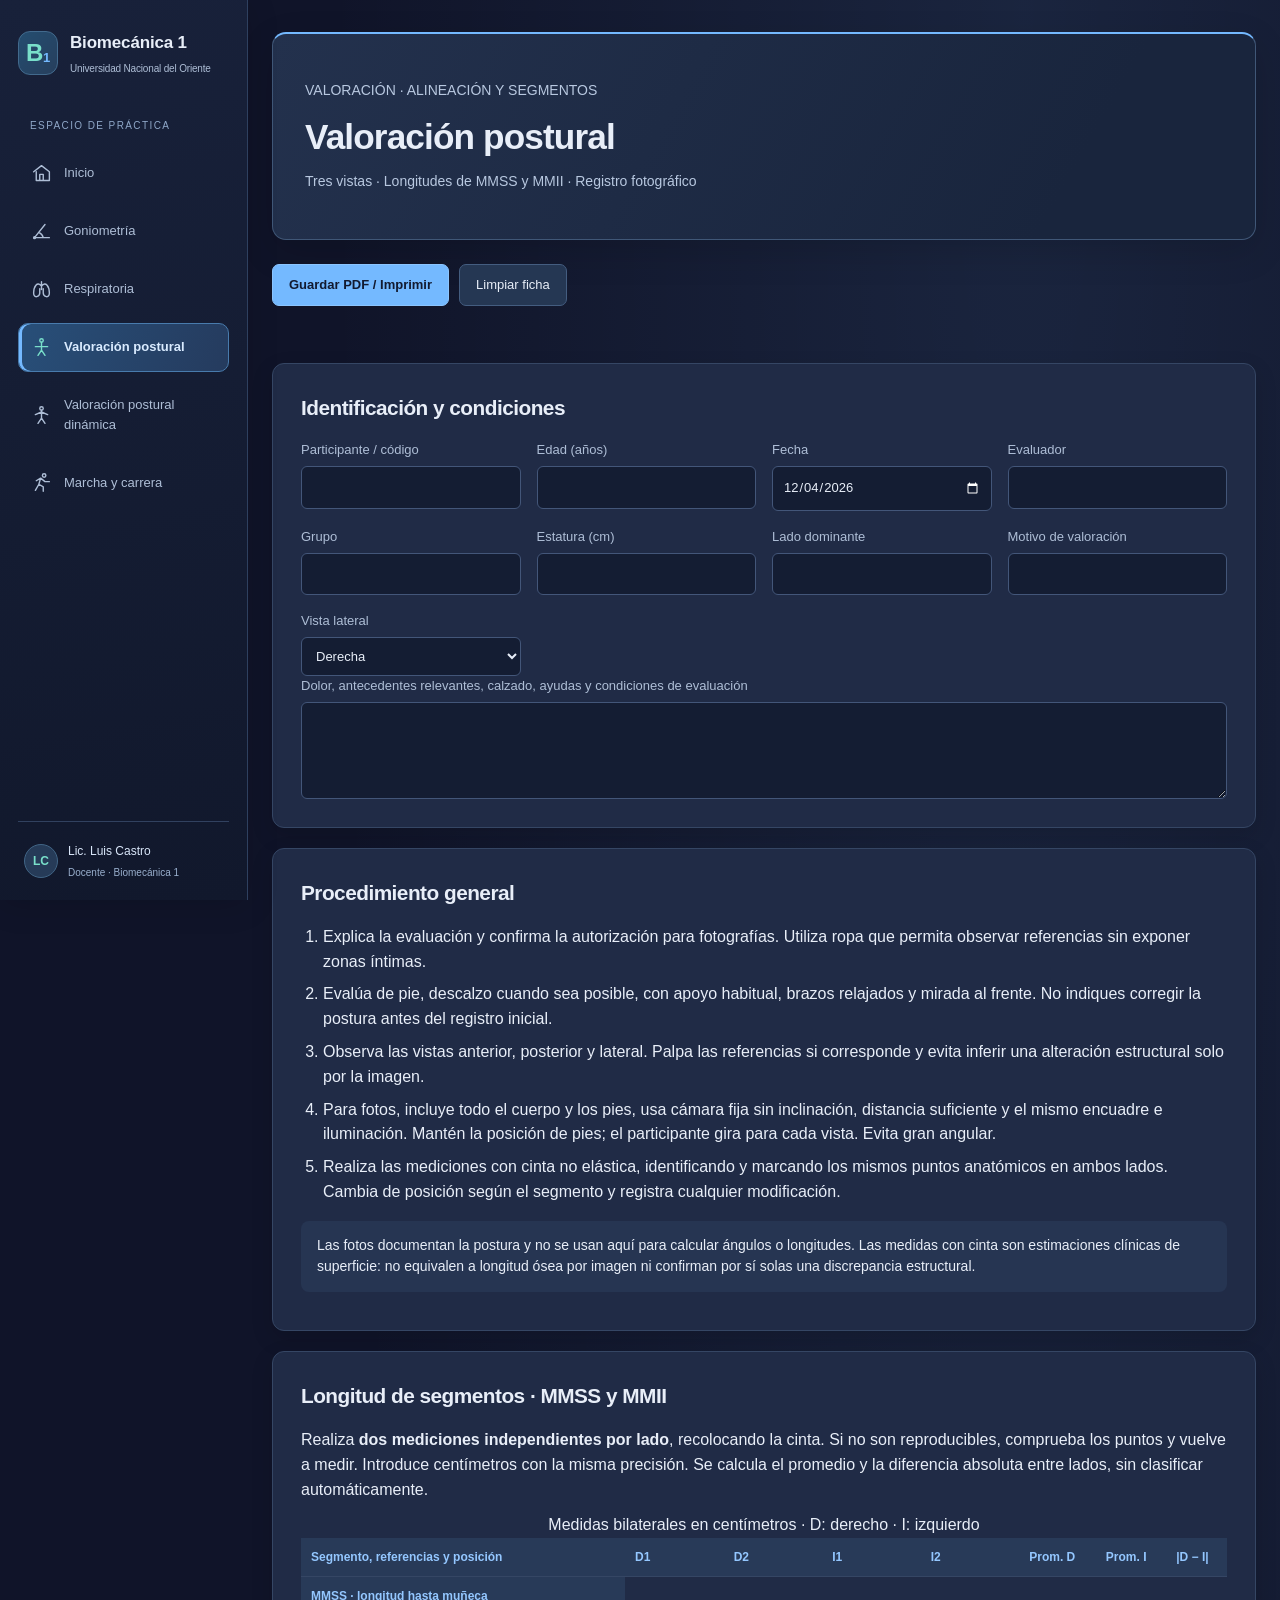
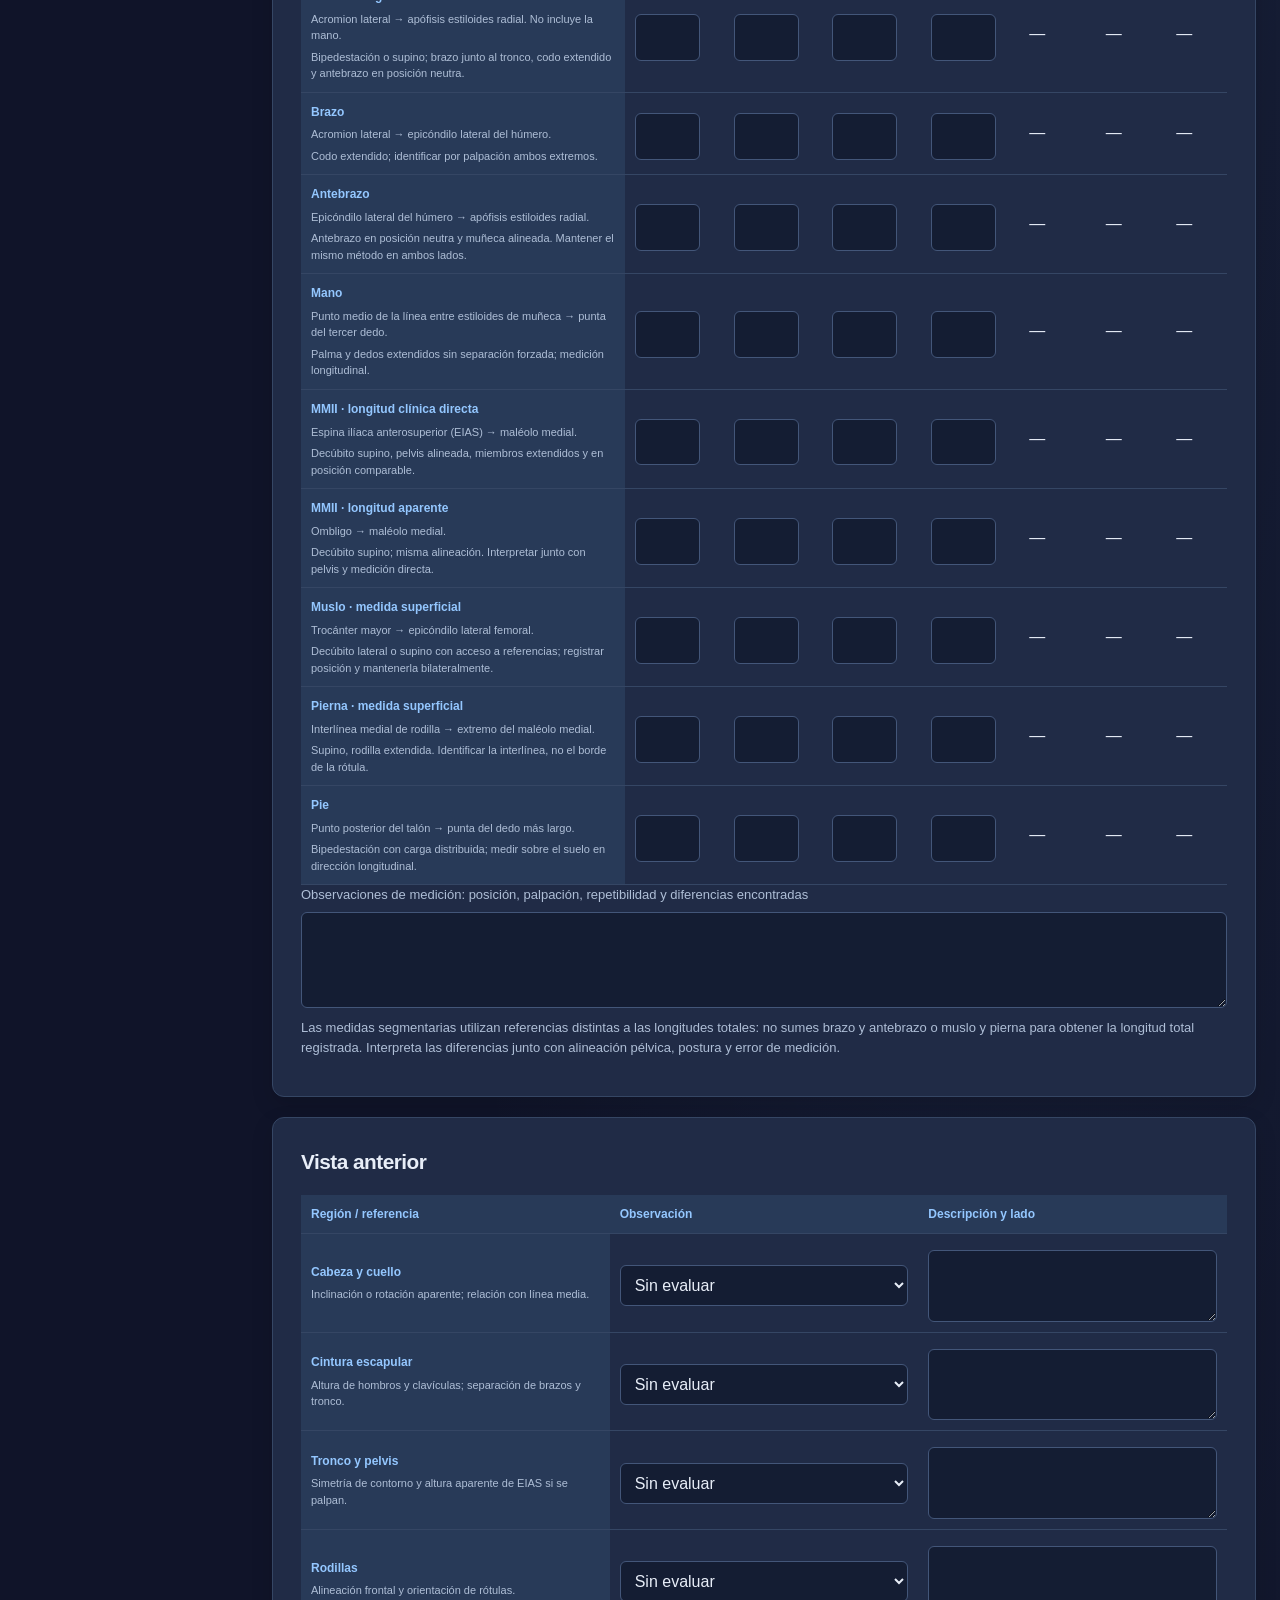
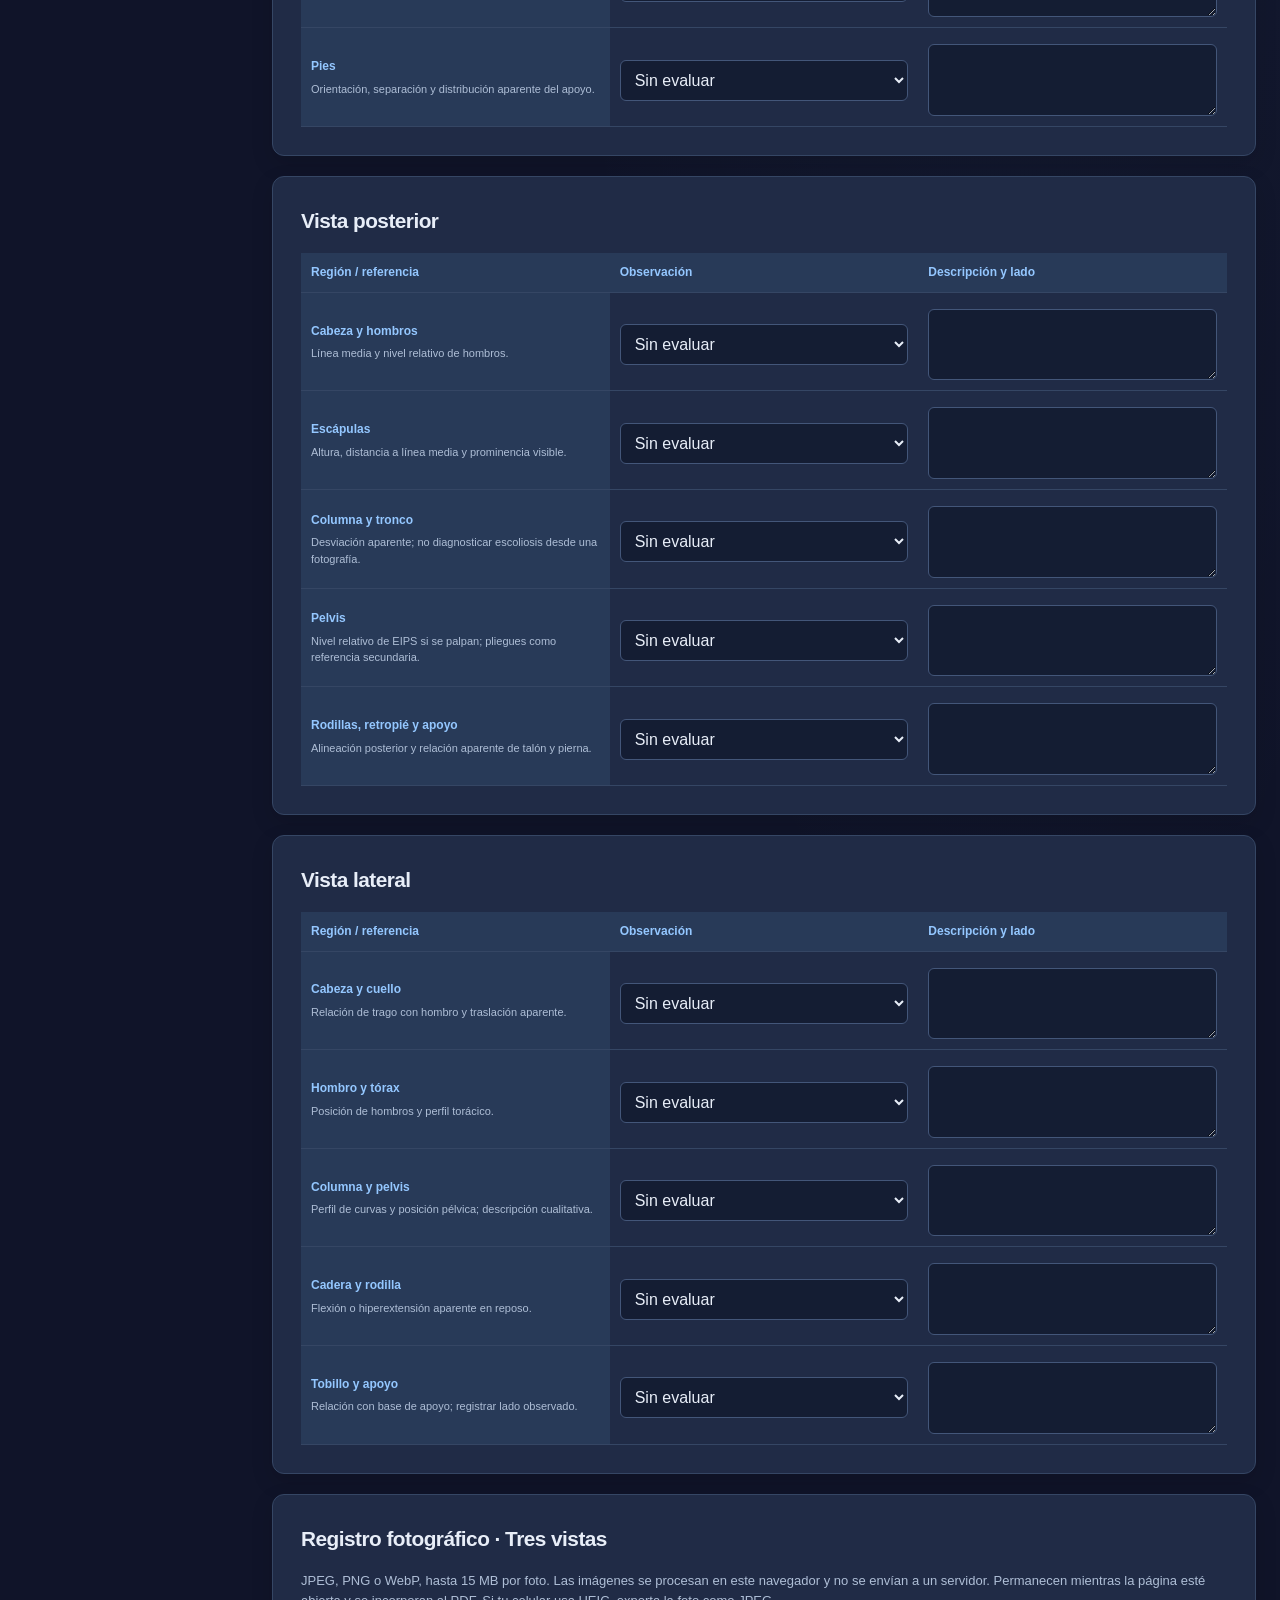
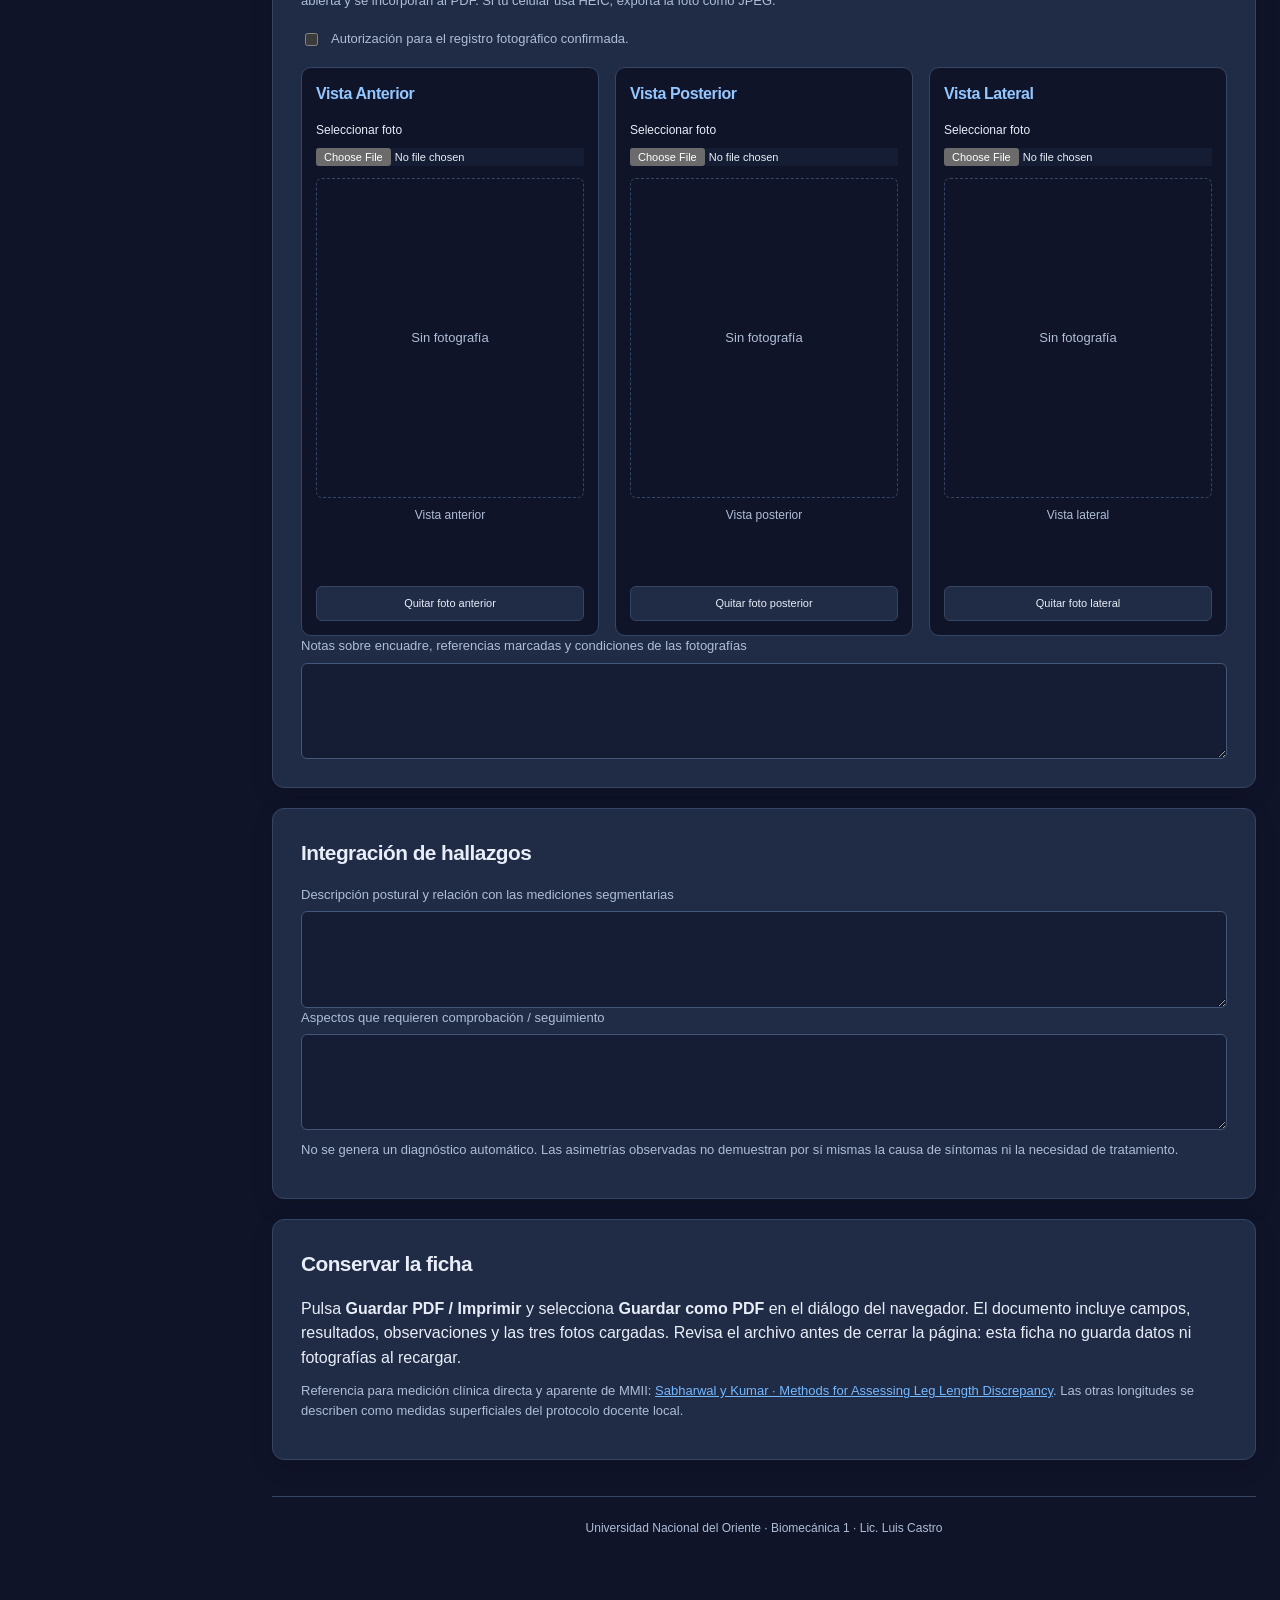
<file: valoracion_postural.html>
<!DOCTYPE html><html lang="es"><head><meta charset="UTF-8"><meta name="viewport" content="width=device-width,initial-scale=1"><meta name="description" content="Valoración postural: tres vistas, longitudes segmentarias de MMSS y MMII, fotografías e impresión en PDF."><title>Valoración postural · Biomecánica 1</title><link rel="stylesheet" href="styles.css"><script src="valoracion_postural.js" defer></script></head><body><a class="skip-link" href="#contenido">Ir al contenido</a><div class="academic-bar"><a class="academic-brand" href="index.html"><span class="app-mark" aria-hidden="true">B<span>1</span></span><span>Biomecánica 1<small>Universidad Nacional del Oriente</small></span></a><p class="nav-caption">ESPACIO DE PRÁCTICA</p><nav class="academic-nav" aria-label="Evaluaciones"><a href="index.html" aria-label="Inicio"><svg viewBox="0 0 24 24" fill="none" stroke="currentColor" stroke-width="1.6" stroke-linecap="round" stroke-linejoin="round" aria-hidden="true"><path d="m3 10 9-7 9 7v10H6V10m4 10v-7h4v7"/></svg><span class="nav-long">Inicio</span><span class="nav-short" aria-hidden="true">Inicio</span></a><a href="ficha_goniometria.html" aria-label="Goniometría"><svg viewBox="0 0 24 24" fill="none" stroke="currentColor" stroke-width="1.6" stroke-linecap="round" stroke-linejoin="round" aria-hidden="true"><path d="M4 19 16 4M4 19h17M9 13a9 9 0 0 1 5 6"/><circle cx="4" cy="19" r="1"/></svg><span class="nav-long">Goniometría</span><span class="nav-short" aria-hidden="true">Gonio.</span></a><a href="respiratoria.html" aria-label="Respiratoria"><svg viewBox="0 0 24 24" fill="none" stroke="currentColor" stroke-width="1.6" stroke-linecap="round" stroke-linejoin="round" aria-hidden="true"><path d="M12 3v9m0-4C7 2 3 9 3 16s7 4 7 0v-5m2-3c5-6 9 1 9 8s-7 4-7 0v-5"/></svg><span class="nav-long">Respiratoria</span><span class="nav-short" aria-hidden="true">Resp.</span></a><a href="valoracion_postural.html" aria-label="Valoración postural" aria-current="page"><svg viewBox="0 0 24 24" fill="none" stroke="currentColor" stroke-width="1.6" stroke-linecap="round" stroke-linejoin="round" aria-hidden="true"><circle cx="12" cy="4" r="2"/><path d="M12 6v9m-7-4h14m-7 4-4 6m4-6 4 6"/></svg><span class="nav-long">Valoración postural</span><span class="nav-short" aria-hidden="true">Postural</span></a><a href="evaluacion_postura_dinamica.html" aria-label="Valoración postural dinámica"><svg viewBox="0 0 24 24" fill="none" stroke="currentColor" stroke-width="1.6" stroke-linecap="round" stroke-linejoin="round" aria-hidden="true"><circle cx="12" cy="4" r="2"/><path d="M12 6v9m-7-4 7-3 7 3m-7 4-4 6m4-6 4 6"/></svg><span class="nav-long">Valoración postural dinámica</span><span class="nav-short" aria-hidden="true">Dinámica</span></a><a href="marcha_carrera.html" aria-label="Marcha y carrera"><svg viewBox="0 0 24 24" fill="none" stroke="currentColor" stroke-width="1.6" stroke-linecap="round" stroke-linejoin="round" aria-hidden="true"><circle cx="15" cy="4" r="2"/><path d="m6 10 5-3 5 4h5m-10-4-2 7 5 3v5M9 14l-4 7"/></svg><span class="nav-long">Marcha y carrera</span><span class="nav-short" aria-hidden="true">Marcha</span></a></nav><div class="academic-teacher"><span class="teacher-avatar" aria-hidden="true">LC</span><span>Lic. Luis Castro<small>Docente · Biomecánica 1</small></span></div></div><main class="wrap" id="contenido" tabindex="-1"><header class="practice-hero"><p>VALORACIÓN · ALINEACIÓN Y SEGMENTOS</p><h1>Valoración postural</h1><p>Tres vistas · Longitudes de MMSS y MMII · Registro fotográfico</p></header><div class="practice-actions"><button type="button" class="primary" id="posture-print">Guardar PDF / Imprimir</button><button type="button" id="posture-clear">Limpiar ficha</button></div><p class="practice-status" id="posture-status" role="status" aria-live="polite"></p><form id="posture-form"><section class="practice-card"><h2>Identificación y condiciones</h2><div class="practice-grid"><label for="post-name">Participante / código<input id="post-name" name="post-name" type="text" ></label><label for="post-age">Edad (años)<input id="post-age" name="post-age" type="number" min="0" max="120"></label><label for="post-date">Fecha<input id="post-date" name="post-date" type="date" ></label><label for="post-eval">Evaluador<input id="post-eval" name="post-eval" type="text" ></label><label for="post-group">Grupo<input id="post-group" name="post-group" type="text" ></label><label for="post-height">Estatura (cm)<input id="post-height" name="post-height" type="number" min="0" step="0.1"></label><label for="post-dominance">Lado dominante<input id="post-dominance" name="post-dominance" type="text" ></label><label for="post-reason">Motivo de valoración<input id="post-reason" name="post-reason" type="text" ></label><label for="post-side">Vista lateral<select id="post-side"><option>Derecha</option><option>Izquierda</option></select></label></div><label for="post-context">Dolor, antecedentes relevantes, calzado, ayudas y condiciones de evaluación</label><textarea id="post-context" name="post-context" rows="3"></textarea></section><section class="practice-card"><h2>Procedimiento general</h2><ol><li>Explica la evaluación y confirma la autorización para fotografías. Utiliza ropa que permita observar referencias sin exponer zonas íntimas.</li><li>Evalúa de pie, descalzo cuando sea posible, con apoyo habitual, brazos relajados y mirada al frente. No indiques corregir la postura antes del registro inicial.</li><li>Observa las vistas anterior, posterior y lateral. Palpa las referencias si corresponde y evita inferir una alteración estructural solo por la imagen.</li><li>Para fotos, incluye todo el cuerpo y los pies, usa cámara fija sin inclinación, distancia suficiente y el mismo encuadre e iluminación. Mantén la posición de pies; el participante gira para cada vista. Evita gran angular.</li><li>Realiza las mediciones con cinta no elástica, identificando y marcando los mismos puntos anatómicos en ambos lados. Cambia de posición según el segmento y registra cualquier modificación.</li></ol><p class="practice-note">Las fotos documentan la postura y no se usan aquí para calcular ángulos o longitudes. Las medidas con cinta son estimaciones clínicas de superficie: no equivalen a longitud ósea por imagen ni confirman por sí solas una discrepancia estructural.</p></section><section class="practice-card"><h2>Longitud de segmentos · MMSS y MMII</h2><p>Realiza <strong>dos mediciones independientes por lado</strong>, recolocando la cinta. Si no son reproducibles, comprueba los puntos y vuelve a medir. Introduce centímetros con la misma precisión. Se calcula el promedio y la diferencia absoluta entre lados, sin clasificar automáticamente.</p><div class="table-scroll"><table class="segment-table"><caption>Medidas bilaterales en centímetros · D: derecho · I: izquierdo</caption><thead><tr><th scope="col">Segmento, referencias y posición</th><th>D1</th><th>D2</th><th>I1</th><th>I2</th><th>Prom. D</th><th>Prom. I</th><th>|D − I|</th></tr></thead><tbody><tr><th scope="row">MMSS · longitud hasta muñeca<small>Acromion lateral → apófisis estiloides radial. No incluye la mano.</small><small>Bipedestación o supino; brazo junto al tronco, codo extendido y antebrazo en posición neutra.</small></th><td><input type="number" id="len_mmss_d1" min="0" step="0.1" inputmode="decimal" aria-label="MMSS · longitud hasta muñeca, derecho, medición 1, centímetros"></td><td><input type="number" id="len_mmss_d2" min="0" step="0.1" inputmode="decimal" aria-label="MMSS · longitud hasta muñeca, derecho, medición 2, centímetros"></td><td><input type="number" id="len_mmss_i1" min="0" step="0.1" inputmode="decimal" aria-label="MMSS · longitud hasta muñeca, izquierdo, medición 1, centímetros"></td><td><input type="number" id="len_mmss_i2" min="0" step="0.1" inputmode="decimal" aria-label="MMSS · longitud hasta muñeca, izquierdo, medición 2, centímetros"></td><td><output id="mean_mmss_d">—</output></td><td><output id="mean_mmss_i">—</output></td><td><output id="diff_mmss">—</output></td></tr><tr><th scope="row">Brazo<small>Acromion lateral → epicóndilo lateral del húmero.</small><small>Codo extendido; identificar por palpación ambos extremos.</small></th><td><input type="number" id="len_brazo_d1" min="0" step="0.1" inputmode="decimal" aria-label="Brazo, derecho, medición 1, centímetros"></td><td><input type="number" id="len_brazo_d2" min="0" step="0.1" inputmode="decimal" aria-label="Brazo, derecho, medición 2, centímetros"></td><td><input type="number" id="len_brazo_i1" min="0" step="0.1" inputmode="decimal" aria-label="Brazo, izquierdo, medición 1, centímetros"></td><td><input type="number" id="len_brazo_i2" min="0" step="0.1" inputmode="decimal" aria-label="Brazo, izquierdo, medición 2, centímetros"></td><td><output id="mean_brazo_d">—</output></td><td><output id="mean_brazo_i">—</output></td><td><output id="diff_brazo">—</output></td></tr><tr><th scope="row">Antebrazo<small>Epicóndilo lateral del húmero → apófisis estiloides radial.</small><small>Antebrazo en posición neutra y muñeca alineada. Mantener el mismo método en ambos lados.</small></th><td><input type="number" id="len_antebrazo_d1" min="0" step="0.1" inputmode="decimal" aria-label="Antebrazo, derecho, medición 1, centímetros"></td><td><input type="number" id="len_antebrazo_d2" min="0" step="0.1" inputmode="decimal" aria-label="Antebrazo, derecho, medición 2, centímetros"></td><td><input type="number" id="len_antebrazo_i1" min="0" step="0.1" inputmode="decimal" aria-label="Antebrazo, izquierdo, medición 1, centímetros"></td><td><input type="number" id="len_antebrazo_i2" min="0" step="0.1" inputmode="decimal" aria-label="Antebrazo, izquierdo, medición 2, centímetros"></td><td><output id="mean_antebrazo_d">—</output></td><td><output id="mean_antebrazo_i">—</output></td><td><output id="diff_antebrazo">—</output></td></tr><tr><th scope="row">Mano<small>Punto medio de la línea entre estiloides de muñeca → punta del tercer dedo.</small><small>Palma y dedos extendidos sin separación forzada; medición longitudinal.</small></th><td><input type="number" id="len_mano_d1" min="0" step="0.1" inputmode="decimal" aria-label="Mano, derecho, medición 1, centímetros"></td><td><input type="number" id="len_mano_d2" min="0" step="0.1" inputmode="decimal" aria-label="Mano, derecho, medición 2, centímetros"></td><td><input type="number" id="len_mano_i1" min="0" step="0.1" inputmode="decimal" aria-label="Mano, izquierdo, medición 1, centímetros"></td><td><input type="number" id="len_mano_i2" min="0" step="0.1" inputmode="decimal" aria-label="Mano, izquierdo, medición 2, centímetros"></td><td><output id="mean_mano_d">—</output></td><td><output id="mean_mano_i">—</output></td><td><output id="diff_mano">—</output></td></tr><tr><th scope="row">MMII · longitud clínica directa<small>Espina ilíaca anterosuperior (EIAS) → maléolo medial.</small><small>Decúbito supino, pelvis alineada, miembros extendidos y en posición comparable.</small></th><td><input type="number" id="len_mmii_d1" min="0" step="0.1" inputmode="decimal" aria-label="MMII · longitud clínica directa, derecho, medición 1, centímetros"></td><td><input type="number" id="len_mmii_d2" min="0" step="0.1" inputmode="decimal" aria-label="MMII · longitud clínica directa, derecho, medición 2, centímetros"></td><td><input type="number" id="len_mmii_i1" min="0" step="0.1" inputmode="decimal" aria-label="MMII · longitud clínica directa, izquierdo, medición 1, centímetros"></td><td><input type="number" id="len_mmii_i2" min="0" step="0.1" inputmode="decimal" aria-label="MMII · longitud clínica directa, izquierdo, medición 2, centímetros"></td><td><output id="mean_mmii_d">—</output></td><td><output id="mean_mmii_i">—</output></td><td><output id="diff_mmii">—</output></td></tr><tr><th scope="row">MMII · longitud aparente<small>Ombligo → maléolo medial.</small><small>Decúbito supino; misma alineación. Interpretar junto con pelvis y medición directa.</small></th><td><input type="number" id="len_aparente_d1" min="0" step="0.1" inputmode="decimal" aria-label="MMII · longitud aparente, derecho, medición 1, centímetros"></td><td><input type="number" id="len_aparente_d2" min="0" step="0.1" inputmode="decimal" aria-label="MMII · longitud aparente, derecho, medición 2, centímetros"></td><td><input type="number" id="len_aparente_i1" min="0" step="0.1" inputmode="decimal" aria-label="MMII · longitud aparente, izquierdo, medición 1, centímetros"></td><td><input type="number" id="len_aparente_i2" min="0" step="0.1" inputmode="decimal" aria-label="MMII · longitud aparente, izquierdo, medición 2, centímetros"></td><td><output id="mean_aparente_d">—</output></td><td><output id="mean_aparente_i">—</output></td><td><output id="diff_aparente">—</output></td></tr><tr><th scope="row">Muslo · medida superficial<small>Trocánter mayor → epicóndilo lateral femoral.</small><small>Decúbito lateral o supino con acceso a referencias; registrar posición y mantenerla bilateralmente.</small></th><td><input type="number" id="len_muslo_d1" min="0" step="0.1" inputmode="decimal" aria-label="Muslo · medida superficial, derecho, medición 1, centímetros"></td><td><input type="number" id="len_muslo_d2" min="0" step="0.1" inputmode="decimal" aria-label="Muslo · medida superficial, derecho, medición 2, centímetros"></td><td><input type="number" id="len_muslo_i1" min="0" step="0.1" inputmode="decimal" aria-label="Muslo · medida superficial, izquierdo, medición 1, centímetros"></td><td><input type="number" id="len_muslo_i2" min="0" step="0.1" inputmode="decimal" aria-label="Muslo · medida superficial, izquierdo, medición 2, centímetros"></td><td><output id="mean_muslo_d">—</output></td><td><output id="mean_muslo_i">—</output></td><td><output id="diff_muslo">—</output></td></tr><tr><th scope="row">Pierna · medida superficial<small>Interlínea medial de rodilla → extremo del maléolo medial.</small><small>Supino, rodilla extendida. Identificar la interlínea, no el borde de la rótula.</small></th><td><input type="number" id="len_pierna_d1" min="0" step="0.1" inputmode="decimal" aria-label="Pierna · medida superficial, derecho, medición 1, centímetros"></td><td><input type="number" id="len_pierna_d2" min="0" step="0.1" inputmode="decimal" aria-label="Pierna · medida superficial, derecho, medición 2, centímetros"></td><td><input type="number" id="len_pierna_i1" min="0" step="0.1" inputmode="decimal" aria-label="Pierna · medida superficial, izquierdo, medición 1, centímetros"></td><td><input type="number" id="len_pierna_i2" min="0" step="0.1" inputmode="decimal" aria-label="Pierna · medida superficial, izquierdo, medición 2, centímetros"></td><td><output id="mean_pierna_d">—</output></td><td><output id="mean_pierna_i">—</output></td><td><output id="diff_pierna">—</output></td></tr><tr><th scope="row">Pie<small>Punto posterior del talón → punta del dedo más largo.</small><small>Bipedestación con carga distribuida; medir sobre el suelo en dirección longitudinal.</small></th><td><input type="number" id="len_pie_d1" min="0" step="0.1" inputmode="decimal" aria-label="Pie, derecho, medición 1, centímetros"></td><td><input type="number" id="len_pie_d2" min="0" step="0.1" inputmode="decimal" aria-label="Pie, derecho, medición 2, centímetros"></td><td><input type="number" id="len_pie_i1" min="0" step="0.1" inputmode="decimal" aria-label="Pie, izquierdo, medición 1, centímetros"></td><td><input type="number" id="len_pie_i2" min="0" step="0.1" inputmode="decimal" aria-label="Pie, izquierdo, medición 2, centímetros"></td><td><output id="mean_pie_d">—</output></td><td><output id="mean_pie_i">—</output></td><td><output id="diff_pie">—</output></td></tr></tbody></table></div><label for="post-measure-notes">Observaciones de medición: posición, palpación, repetibilidad y diferencias encontradas</label><textarea id="post-measure-notes" name="post-measure-notes" rows="3"></textarea><p class="result-note">Las medidas segmentarias utilizan referencias distintas a las longitudes totales: no sumes brazo y antebrazo o muslo y pierna para obtener la longitud total registrada. Interpreta las diferencias junto con alineación pélvica, postura y error de medición.</p></section><section class="practice-card"><h2>Vista anterior</h2><div class="table-scroll"><table class="posture-observations"><thead><tr><th>Región / referencia</th><th>Observación</th><th>Descripción y lado</th></tr></thead><tbody><tr><th scope="row">Cabeza y cuello<small>Inclinación o rotación aparente; relación con línea media.</small></th><td><select id="obs_anterior_0" aria-label="Cabeza y cuello, vista anterior"><option value="">Sin evaluar</option><option>Sin hallazgo evidente</option><option>Hallazgo observado</option><option>No valorable</option></select></td><td><textarea id="obs_anterior_0_nota" rows="2" aria-label="Descripción de Cabeza y cuello, vista anterior"></textarea></td></tr><tr><th scope="row">Cintura escapular<small>Altura de hombros y clavículas; separación de brazos y tronco.</small></th><td><select id="obs_anterior_1" aria-label="Cintura escapular, vista anterior"><option value="">Sin evaluar</option><option>Sin hallazgo evidente</option><option>Hallazgo observado</option><option>No valorable</option></select></td><td><textarea id="obs_anterior_1_nota" rows="2" aria-label="Descripción de Cintura escapular, vista anterior"></textarea></td></tr><tr><th scope="row">Tronco y pelvis<small>Simetría de contorno y altura aparente de EIAS si se palpan.</small></th><td><select id="obs_anterior_2" aria-label="Tronco y pelvis, vista anterior"><option value="">Sin evaluar</option><option>Sin hallazgo evidente</option><option>Hallazgo observado</option><option>No valorable</option></select></td><td><textarea id="obs_anterior_2_nota" rows="2" aria-label="Descripción de Tronco y pelvis, vista anterior"></textarea></td></tr><tr><th scope="row">Rodillas<small>Alineación frontal y orientación de rótulas.</small></th><td><select id="obs_anterior_3" aria-label="Rodillas, vista anterior"><option value="">Sin evaluar</option><option>Sin hallazgo evidente</option><option>Hallazgo observado</option><option>No valorable</option></select></td><td><textarea id="obs_anterior_3_nota" rows="2" aria-label="Descripción de Rodillas, vista anterior"></textarea></td></tr><tr><th scope="row">Pies<small>Orientación, separación y distribución aparente del apoyo.</small></th><td><select id="obs_anterior_4" aria-label="Pies, vista anterior"><option value="">Sin evaluar</option><option>Sin hallazgo evidente</option><option>Hallazgo observado</option><option>No valorable</option></select></td><td><textarea id="obs_anterior_4_nota" rows="2" aria-label="Descripción de Pies, vista anterior"></textarea></td></tr></tbody></table></div></section><section class="practice-card"><h2>Vista posterior</h2><div class="table-scroll"><table class="posture-observations"><thead><tr><th>Región / referencia</th><th>Observación</th><th>Descripción y lado</th></tr></thead><tbody><tr><th scope="row">Cabeza y hombros<small>Línea media y nivel relativo de hombros.</small></th><td><select id="obs_posterior_0" aria-label="Cabeza y hombros, vista posterior"><option value="">Sin evaluar</option><option>Sin hallazgo evidente</option><option>Hallazgo observado</option><option>No valorable</option></select></td><td><textarea id="obs_posterior_0_nota" rows="2" aria-label="Descripción de Cabeza y hombros, vista posterior"></textarea></td></tr><tr><th scope="row">Escápulas<small>Altura, distancia a línea media y prominencia visible.</small></th><td><select id="obs_posterior_1" aria-label="Escápulas, vista posterior"><option value="">Sin evaluar</option><option>Sin hallazgo evidente</option><option>Hallazgo observado</option><option>No valorable</option></select></td><td><textarea id="obs_posterior_1_nota" rows="2" aria-label="Descripción de Escápulas, vista posterior"></textarea></td></tr><tr><th scope="row">Columna y tronco<small>Desviación aparente; no diagnosticar escoliosis desde una fotografía.</small></th><td><select id="obs_posterior_2" aria-label="Columna y tronco, vista posterior"><option value="">Sin evaluar</option><option>Sin hallazgo evidente</option><option>Hallazgo observado</option><option>No valorable</option></select></td><td><textarea id="obs_posterior_2_nota" rows="2" aria-label="Descripción de Columna y tronco, vista posterior"></textarea></td></tr><tr><th scope="row">Pelvis<small>Nivel relativo de EIPS si se palpan; pliegues como referencia secundaria.</small></th><td><select id="obs_posterior_3" aria-label="Pelvis, vista posterior"><option value="">Sin evaluar</option><option>Sin hallazgo evidente</option><option>Hallazgo observado</option><option>No valorable</option></select></td><td><textarea id="obs_posterior_3_nota" rows="2" aria-label="Descripción de Pelvis, vista posterior"></textarea></td></tr><tr><th scope="row">Rodillas, retropié y apoyo<small>Alineación posterior y relación aparente de talón y pierna.</small></th><td><select id="obs_posterior_4" aria-label="Rodillas, retropié y apoyo, vista posterior"><option value="">Sin evaluar</option><option>Sin hallazgo evidente</option><option>Hallazgo observado</option><option>No valorable</option></select></td><td><textarea id="obs_posterior_4_nota" rows="2" aria-label="Descripción de Rodillas, retropié y apoyo, vista posterior"></textarea></td></tr></tbody></table></div></section><section class="practice-card"><h2>Vista lateral</h2><div class="table-scroll"><table class="posture-observations"><thead><tr><th>Región / referencia</th><th>Observación</th><th>Descripción y lado</th></tr></thead><tbody><tr><th scope="row">Cabeza y cuello<small>Relación de trago con hombro y traslación aparente.</small></th><td><select id="obs_lateral_0" aria-label="Cabeza y cuello, vista lateral"><option value="">Sin evaluar</option><option>Sin hallazgo evidente</option><option>Hallazgo observado</option><option>No valorable</option></select></td><td><textarea id="obs_lateral_0_nota" rows="2" aria-label="Descripción de Cabeza y cuello, vista lateral"></textarea></td></tr><tr><th scope="row">Hombro y tórax<small>Posición de hombros y perfil torácico.</small></th><td><select id="obs_lateral_1" aria-label="Hombro y tórax, vista lateral"><option value="">Sin evaluar</option><option>Sin hallazgo evidente</option><option>Hallazgo observado</option><option>No valorable</option></select></td><td><textarea id="obs_lateral_1_nota" rows="2" aria-label="Descripción de Hombro y tórax, vista lateral"></textarea></td></tr><tr><th scope="row">Columna y pelvis<small>Perfil de curvas y posición pélvica; descripción cualitativa.</small></th><td><select id="obs_lateral_2" aria-label="Columna y pelvis, vista lateral"><option value="">Sin evaluar</option><option>Sin hallazgo evidente</option><option>Hallazgo observado</option><option>No valorable</option></select></td><td><textarea id="obs_lateral_2_nota" rows="2" aria-label="Descripción de Columna y pelvis, vista lateral"></textarea></td></tr><tr><th scope="row">Cadera y rodilla<small>Flexión o hiperextensión aparente en reposo.</small></th><td><select id="obs_lateral_3" aria-label="Cadera y rodilla, vista lateral"><option value="">Sin evaluar</option><option>Sin hallazgo evidente</option><option>Hallazgo observado</option><option>No valorable</option></select></td><td><textarea id="obs_lateral_3_nota" rows="2" aria-label="Descripción de Cadera y rodilla, vista lateral"></textarea></td></tr><tr><th scope="row">Tobillo y apoyo<small>Relación con base de apoyo; registrar lado observado.</small></th><td><select id="obs_lateral_4" aria-label="Tobillo y apoyo, vista lateral"><option value="">Sin evaluar</option><option>Sin hallazgo evidente</option><option>Hallazgo observado</option><option>No valorable</option></select></td><td><textarea id="obs_lateral_4_nota" rows="2" aria-label="Descripción de Tobillo y apoyo, vista lateral"></textarea></td></tr></tbody></table></div></section><section class="practice-card photo-section"><h2>Registro fotográfico · Tres vistas</h2><p class="result-note">JPEG, PNG o WebP, hasta 15 MB por foto. Las imágenes se procesan en este navegador y no se envían a un servidor. Permanecen mientras la página esté abierta y se incorporan al PDF. Si tu celular usa HEIC, exporta la foto como JPEG.</p><label class="consent-label"><input type="checkbox" id="photo-consent"> Autorización para el registro fotográfico confirmada.</label><div class="photo-grid"><article class="photo-card"><h3>Vista anterior</h3><label class="photo-picker" for="foto_anterior">Seleccionar foto<input type="file" id="foto_anterior" accept="image/jpeg,image/png,image/webp" data-view="anterior"></label><figure><img id="img_anterior" alt="Registro fotográfico de la vista anterior" hidden><div class="photo-placeholder" id="empty_anterior">Sin fotografía</div><figcaption id="caption_anterior">Vista anterior</figcaption></figure><p class="photo-status" id="status_anterior" role="status" aria-live="polite"></p><button type="button" class="photo-remove" data-remove="anterior">Quitar foto anterior</button></article><article class="photo-card"><h3>Vista posterior</h3><label class="photo-picker" for="foto_posterior">Seleccionar foto<input type="file" id="foto_posterior" accept="image/jpeg,image/png,image/webp" data-view="posterior"></label><figure><img id="img_posterior" alt="Registro fotográfico de la vista posterior" hidden><div class="photo-placeholder" id="empty_posterior">Sin fotografía</div><figcaption id="caption_posterior">Vista posterior</figcaption></figure><p class="photo-status" id="status_posterior" role="status" aria-live="polite"></p><button type="button" class="photo-remove" data-remove="posterior">Quitar foto posterior</button></article><article class="photo-card"><h3>Vista lateral</h3><label class="photo-picker" for="foto_lateral">Seleccionar foto<input type="file" id="foto_lateral" accept="image/jpeg,image/png,image/webp" data-view="lateral"></label><figure><img id="img_lateral" alt="Registro fotográfico de la vista lateral" hidden><div class="photo-placeholder" id="empty_lateral">Sin fotografía</div><figcaption id="caption_lateral">Vista lateral</figcaption></figure><p class="photo-status" id="status_lateral" role="status" aria-live="polite"></p><button type="button" class="photo-remove" data-remove="lateral">Quitar foto lateral</button></article></div><label for="photo-notes">Notas sobre encuadre, referencias marcadas y condiciones de las fotografías</label><textarea id="photo-notes" name="photo-notes" rows="3"></textarea></section><section class="practice-card"><h2>Integración de hallazgos</h2><label for="post-synthesis">Descripción postural y relación con las mediciones segmentarias</label><textarea id="post-synthesis" name="post-synthesis" rows="3"></textarea><label for="post-followup">Aspectos que requieren comprobación / seguimiento</label><textarea id="post-followup" name="post-followup" rows="3"></textarea><p class="result-note">No se genera un diagnóstico automático. Las asimetrías observadas no demuestran por sí mismas la causa de síntomas ni la necesidad de tratamiento.</p></section></form><section class="practice-card"><h2>Conservar la ficha</h2><p>Pulsa <strong>Guardar PDF / Imprimir</strong> y selecciona <strong>Guardar como PDF</strong> en el diálogo del navegador. El documento incluye campos, resultados, observaciones y las tres fotos cargadas. Revisa el archivo antes de cerrar la página: esta ficha no guarda datos ni fotografías al recargar.</p><p class="result-note">Referencia para medición clínica directa y aparente de MMII: <a href="https://pmc.ncbi.nlm.nih.gov/articles/PMC2628227/" target="_blank" rel="noopener">Sabharwal y Kumar · Methods for Assessing Leg Length Discrepancy</a>. Las otras longitudes se describen como medidas superficiales del protocolo docente local.</p></section><footer>Universidad Nacional del Oriente · Biomecánica 1 · Lic. Luis Castro</footer></main></body></html>
</file>
<file: styles.css>
/* Diseño común de las prácticas de Biomecánica 1. */
:root{--brand:#17665f;--text:#20343b;--muted:#5d7076;--line:#dbe4e5;--surface:#fff;--canvas:#f4f7f7;--pale:#edf5f3;
--azul:var(--brand);--azul-claro:#359088;--azul-fondo:var(--pale);--gris:var(--muted);--borde:var(--line);
--ink:var(--text);--paper:var(--canvas);--cream:var(--pale);--accent:var(--brand);--accent-light:#359088;--accent-pale:var(--pale);--mid:var(--muted);--border:var(--line);--white:#fff;
--navy:var(--text);--teal:var(--brand);--teal-light:#359088;--gold:var(--brand);--gold-light:#bfdfd9;--gray-100:var(--pale);--gray-200:var(--line);--gray-400:#71858a;--gray-600:var(--muted)}
*{box-sizing:border-box}html{scroll-behavior:smooth}body{margin:0;background:var(--canvas);color:var(--text);font-family:Inter,'Segoe UI',Arial,sans-serif;line-height:1.55}
h1,h2,h3,.test-name,.section-title,.card-title-block h2{font-family:inherit!important;letter-spacing:-.025em}h1{line-height:1.18}a{color:var(--brand)}button,input,select,textarea{font:inherit}button,a,input,select,textarea{touch-action:manipulation}button{cursor:pointer}input,select,textarea{max-width:100%;accent-color:var(--brand)}textarea{min-height:90px;resize:vertical}input:focus-visible,select:focus-visible,textarea:focus-visible,button:focus-visible,a:focus-visible,summary:focus-visible{outline:3px solid #69a9a1!important;outline-offset:3px}::placeholder{color:#71858a!important;opacity:1!important}
.academic-bar{background:#fff;border-bottom:1px solid var(--line);padding:18px max(20px,calc((100vw - 1100px)/2));display:flex;align-items:center;justify-content:space-between;gap:16px;flex-wrap:wrap}.academic-brand{text-decoration:none;color:var(--text);font-size:14px;line-height:1.5;font-weight:650}.academic-brand small{display:block;color:var(--muted);font-size:12px;font-weight:450}.academic-nav{display:flex;gap:5px;flex-wrap:wrap}.academic-nav a{padding:8px 11px;border-radius:7px;text-decoration:none;font-size:13px;color:var(--muted)}.academic-nav a:hover{background:var(--canvas);color:var(--brand)}.academic-nav a[aria-current=page]{background:var(--pale);color:var(--brand);font-weight:650}.skip-link{position:absolute;left:16px;top:-100px;z-index:20;background:#fff;padding:12px}.skip-link:focus{top:8px}
.wrap,.page{max-width:1100px;padding:32px 24px 56px;margin:auto}body>main{max-width:1100px}header.top,header.header,body>header,.wrap>header,.practice-hero{background:var(--text);color:#fff;border-radius:14px;padding:32px;margin:0 0 24px;text-align:left;border:0;box-shadow:none}body>header{max-width:1052px;margin:32px auto 16px}header.header::before{display:none}header h1,.practice-hero h1{font-size:clamp(1.5rem,3vw,2.2rem)!important;margin:0 0 10px}header p,.practice-hero p{font-size:14px!important;opacity:1;color:#d7e5e5}.header-sub,.date-field,.card-title-block p{opacity:1!important;color:#c8dbda!important}.header-icon{background:#35565a}.header-inner{width:100%}.header-top{margin-bottom:16px}.header .field-group label{color:#c8dbda}.header input,.header select,#patient-name-input{background:#fff!important;color:var(--text)!important;border:1px solid var(--line)!important}.header h1 span{color:#bfdfd9}.header-divider{background:#536970}.card-shell{border:0;border-radius:14px;padding:24px;background:#fff}.card,.test-card,.summary-card,.practice-card{background:#fff;border:1px solid var(--line);border-radius:12px;box-shadow:none;margin-bottom:20px}.card-header,.test-header,.summary-header{background:var(--text);color:white}.card-body,.test-body{padding:24px}.card-num,.test-number{opacity:1;color:#bfdfd9}.card-title-block h2{font-size:1.05rem}.card-title-block p{font-family:inherit}.toolbar{background:transparent;border:0;max-width:1100px;margin:auto;padding:8px 24px;gap:8px}.btn,.actions button,.practice-actions button{border-radius:7px;padding:10px 16px;font-family:inherit;font-size:13px;letter-spacing:0;text-transform:none;min-height:42px}.btn-primary,.btn-teal,.btn-gold,.practice-actions .primary{background:var(--brand);color:white;border:1px solid var(--brand)}.btn-outline{background:white;color:var(--text);border:1px solid var(--line)}.btn:hover{filter:brightness(.96)}.ref-band,details.exec,details.region>summary{background:var(--pale);border-color:var(--line)}details.region{overflow-x:auto}.ref-table-wrap{overflow-x:auto}footer{color:var(--muted);font-size:12px;text-align:center;margin:30px 0}.table-scroll{overflow-x:auto;max-width:100%}table{border-collapse:collapse;width:100%}th,td{text-align:left;padding:10px;border-bottom:1px solid var(--line)}th{background:var(--pale);font-size:12px;color:var(--brand)}
/* Menú principal */
.home{max-width:1100px;margin:auto;padding:56px 24px}.eyebrow{text-transform:uppercase;letter-spacing:.15em;color:var(--brand);font-size:11px;font-weight:750;margin-bottom:12px}.home h1{font-size:clamp(2rem,5vw,3.25rem);font-weight:650;max-width:700px;margin:0 0 16px}.home-intro{color:var(--muted);max-width:650px;margin-bottom:36px}.home .menu{display:grid;grid-template-columns:repeat(2,minmax(0,1fr));gap:16px}.home .menu a{display:flex;gap:20px;position:relative;text-decoration:none;padding:26px;background:#fff;border:1px solid var(--line);border-radius:12px;transition:border-color .18s,transform .18s}.home .menu a:hover{border-color:var(--brand);transform:translateY(-2px)}.menu-number{color:var(--brand);font-size:12px;font-weight:650;padding-top:4px}.menu-content{flex:1}.menu-content b{display:block;color:var(--text);font-size:18px;font-weight:600;margin-bottom:8px}.menu-content span{display:block;color:var(--muted);font-size:13px}.menu-content em{display:block;font-style:normal;color:var(--brand);font-size:12px;font-weight:600;margin-top:22px}.menu-arrow{font-size:20px;color:var(--brand)}
/* Ficha de marcha */
.practice-card{padding:28px}.practice-card h2{margin:0 0 16px;font-size:1.3rem}.practice-card h3{font-size:1rem;margin:22px 0 10px}.practice-card p{margin:10px 0}.practice-card ol,.practice-card ul{padding-left:22px}.practice-card li{margin:8px 0}.practice-grid{display:grid;grid-template-columns:repeat(auto-fit,minmax(185px,1fr));gap:16px}.practice-grid label,.practice-card>label{display:block;font-size:13px;color:var(--muted)}.practice-grid input,.practice-grid select,.practice-card textarea,.practice-card td input,.practice-card td select{display:block;width:100%;margin-top:6px;border:1px solid var(--line);border-radius:6px;padding:10px;background:#fff;color:var(--text)}.practice-card td input{min-width:80px}.practice-card td select{min-width:140px}.practice-note,.calculation{background:var(--pale);padding:14px 16px;border-radius:8px;margin:16px 0;font-size:14px}.calculation{font-variant-numeric:tabular-nums;font-weight:600}.practice-actions{display:flex;gap:10px;flex-wrap:wrap;margin:20px 0}.practice-actions button{border:1px solid var(--line);background:#fff;color:var(--text)}.practice-actions .primary{color:#fff;background:var(--brand)}.practice-status{min-height:24px;font-size:13px;color:var(--brand)}.track{display:grid;grid-template-columns:2fr 3fr 2fr;margin:20px 0;border:1px solid var(--line);border-radius:8px;overflow:hidden}.track div{text-align:center;padding:14px 6px;font-size:12px}.track div:nth-child(2){background:var(--pale);border-inline:1px solid var(--line)}.section-links{display:flex;gap:8px;flex-wrap:wrap;margin:20px 0}.section-links a{background:white;border:1px solid var(--line);border-radius:6px;padding:6px 10px;font-size:12px;text-decoration:none}.practice-card{scroll-margin-top:20px}.result-note{font-size:13px;color:var(--muted)}
@media(max-width:720px){.academic-bar{padding:16px;gap:12px}.academic-nav{width:100%;gap:2px}.academic-nav a{padding:8px;font-size:12px}.wrap,.page,.home{padding:24px 16px}.home .menu{grid-template-columns:1fr}.home .menu a{padding:22px 18px}header.top,header.header,.practice-hero{padding:24px 20px}body>header{margin:24px 16px 12px;padding:24px 20px}.card-shell,.practice-card{padding:20px 16px}.card-body,.test-body{padding:18px 16px}body>main{grid-template-columns:1fr;padding:16px}.patient-grid{grid-template-columns:1fr}.header-meta{width:100%;align-items:flex-start}.header-meta input{width:100%!important}.practice-card th,.practice-card td{padding:8px}.badge{white-space:normal}.track div{font-size:11px}}
@media(prefers-reduced-motion:reduce){html{scroll-behavior:auto}*{transition:none!important}}
@media print{.academic-nav,.skip-link,.practice-actions,.section-links,.practice-status,.toolbar,.actions{display:none!important}.academic-bar{padding:8px 0;background:#fff;border-bottom:1px solid #bbb}.academic-brand small{color:#333}.wrap,.page,.home{max-width:100%;padding:12px 0}.practice-card{padding:14px;margin-bottom:16px;break-inside:auto}.practice-card h2{break-after:avoid}.practice-card tr{break-inside:avoid}.practice-hero,header.header,header.top,body>header{background:#fff!important;color:#20343b!important;border:1px solid #aaa;border-radius:0;padding:16px;margin:12px 0}.practice-hero p,header p,.header-sub,.date-field{color:#445!important}.header .field-group label{color:#445}.table-scroll,details.region{overflow:visible}table{font-size:10px}.practice-card input,.practice-card select,.practice-card textarea{padding:5px}a{color:inherit}body>main{display:block;padding:0}.card-header,.test-header,.summary-header{background:#20343b!important}.table-scroll table{min-width:0!important}}

/* Paleta 02 · Índigo polar. La impresión conserva fondo claro. */
@media screen {
  :root {
    color-scheme: dark;
    --brand:#74B9FF; --text:#E8EEF8; --muted:#AEBED6;
    --line:#354664; --surface:#202B46; --canvas:#101429; --pale:#253450;
    --azul-claro:#79DFCA; --accent-light:#79DFCA; --teal-light:#79DFCA;
    --gold-light:#79DFCA; --white:var(--surface); --gray-400:#A5B8D2;
    --verde:#96D5AD; --verde-fondo:#1D3328;
    --rojo:#F3A4A4; --rojo-fondo:#3A2327;
    --naranja:#D3C29B; --naranja-fondo:#392F20;
    --warn:#F3B099; --warn-pale:#3B2824;
    --risk-normal:#96D5AD; --risk-normal-bg:#1D3328;
    --risk-moderate:#D3C29B; --risk-moderate-bg:#392F20;
    --risk-high:#F3A4A4; --risk-high-bg:#3A2327;
  }
  body {
    background:radial-gradient(ellipse at 80% 0%,rgba(116,185,255,.10),transparent 48%),var(--canvas);
    color:var(--text);
  }
  .academic-bar {
    background:#121A30; border-bottom-color:#354664;
    box-shadow:0 5px 30px #0002;
  }
  .academic-brand { letter-spacing:-.01em; }
  .academic-brand small { color:#74B9FF; margin-top:3px; }
  .academic-nav { gap:4px; padding:4px; background:#101429; border:1px solid #2A4162; border-radius:10px; }
  .academic-nav a { border:1px solid transparent; transition:background .18s,color .18s,border-color .18s; }
  .academic-nav a:hover { background:#273955; color:#79DFCA; }
  .academic-nav a[aria-current=page] { background:#203C57; color:#79DFCA; border-color:#4F8BC2; }
  .skip-link { background:var(--surface); color:var(--brand); }
  .home { padding-top:64px; }
  .home>.eyebrow { display:flex; align-items:center; gap:12px; }
  .home>.eyebrow::before { content:''; width:30px; height:1px; background:var(--brand); }
  .home h1 { font-family:Inter,'Segoe UI',Arial,sans-serif!important; font-weight:650; font-size:clamp(2.2rem,5vw,3.6rem); line-height:1.14; letter-spacing:-.035em; }
  .home-intro { font-size:15px; line-height:1.8; margin-top:22px; margin-bottom:40px; }
  .home .menu { gap:20px; }
  .home .menu a {
    background:linear-gradient(135deg,#263651,#202B46);
    border-color:#354664; padding:30px 26px;
    box-shadow:0 8px 24px #0002,inset 0 1px 0 #ffffff04;
    transition:transform .2s,border-color .2s,box-shadow .2s;
  }
  .home .menu a:hover { border-color:#74B9FF; transform:translateY(-3px); box-shadow:0 14px 36px #0004; }
  .menu-number { display:grid; place-items:center; align-self:flex-start; width:32px; height:32px; padding:0; border:1px solid #3D6690; border-radius:8px; background:#203C57; color:#79DFCA; font-variant-numeric:tabular-nums; }
  .menu-content b { font-size:19px; font-weight:550; margin-bottom:10px; }
  .menu-content span { color:#AEBED6; line-height:1.7; }
  .menu-content em { margin-top:24px; letter-spacing:.02em; }
  .menu-arrow { align-self:center; opacity:.8; }
  footer { border-top:1px solid var(--line); padding-top:22px; margin-top:36px; }
  header.top,header.header,body>header,.wrap>header,.practice-hero {
    background:linear-gradient(120deg,#23314D,#19253D 80%); color:var(--text);
    border:1px solid #405777; border-top:2px solid var(--brand);
    box-shadow:0 12px 36px #0002;
  }
  header h1,.practice-hero h1 { font-weight:550; }
  header p,.practice-hero p,.header-sub,.date-field,.card-title-block p { color:#B8C8E0!important; }
  .header h1 span { color:#79DFCA; }
  .header-icon { background:#253D58; border:1px solid #527F9D; }
  .header-divider { background:#3C5474; }
  .header .field-group label { color:#BBCDE4; }
  .card-shell { background:transparent; border:1px solid var(--line); }
  .card,.test-card,.summary-card,.practice-card { background:var(--surface); border-color:var(--line); box-shadow:0 8px 22px #0002; }
  .card-header,.test-header,.summary-header { background:#263653; color:var(--text); border-bottom:1px solid #3F5878; }
  .card-num { color:#8BC5FF; }
  .test-number { background:#213F5B; color:#79DFCA; border:1px solid #52799D; }
  .test-abbr { color:#8BC5FF; }
  .card h2,.section-title { border-bottom-color:#3C5474; }
  .practice-card h2 { color:#E8EEF8; }
  .practice-card h3 { color:#94C7FF; }
  .practice-card>.eyebrow { color:var(--brand); }
  input,select,textarea,.field input,.field select,.field textarea,
  .input-wrap input,.input-wrap select,.input-wrap textarea,.field-group input,.field-group select,
  .practice-grid input,.practice-grid select,.practice-card textarea,.practice-card td input,.practice-card td select,
  table.meas input.deg,.header input,.header select,#patient-name-input {
    background:#141D33!important; color:#E8EEF8!important; border-color:#435679!important;
    box-shadow:none; font-family:inherit;
  }
  input:hover,select:hover,textarea:hover { border-color:#649BD0!important; }
  input:focus,select:focus,textarea:focus { background:#19253D!important; border-color:var(--brand)!important; }
  input::placeholder,textarea::placeholder { color:#A5B8D2!important; }
  input:focus-visible,select:focus-visible,textarea:focus-visible,button:focus-visible,a:focus-visible,summary:focus-visible { outline-color:#74B9FF!important; }
  select option,.header .field-group select option { color:#E8EEF8; background:#141D33; }
  .btn-primary,.btn-teal,.btn-gold,.practice-actions .primary,#btnPrint {
    background:#74B9FF; color:#121A30; border:1px solid #8BC5FF; font-weight:700;
  }
  .btn-primary:hover,.btn-teal:hover,.btn-gold:hover,.practice-actions .primary:hover,#btnPrint:hover { background:#98D0FF; border-color:#98D0FF; filter:none; }
  .btn-outline,.practice-actions button,#btnLegend { background:#253753; color:#E8EEF8; border-color:#445D80; }
  .btn-outline:hover,.practice-actions button:hover { background:#2A4162; border-color:#74B9FF; }
  .btn-danger,#btnClear { background:#2E2225; color:#F3A4A4; border-color:#764A50; }
  .btn-danger:hover,#btnClear:hover { background:#3A2327; }
  .actions { background:rgba(17,25,45,.96); border:1px solid #354664; }
  .ref-band,details.exec,details.region>summary,.practice-note,.calculation,.disclaimer { background:#263552; border-color:#41597A; }
  .calculation { color:#79DFCA; border-left:2px solid #74B9FF; }
  .formula { background:#162138; border-color:#48769E; color:#79DFCA; }
  th,table.ref th,table.meas th,.ref-table th { background:#283A58; color:#94C7FF; }
  table.ref tr:nth-child(even) { background:#23314D; }
  .ref-table tr:not(:last-child) td { border-bottom-color:#49453D; }
  .note-row td { background:#2C3448; color:#D3C29B; }
  .badge.empty { background:#2A3852; color:#AEBED6; }
  .chip-normal,.risk-display.normal { background:#1D3328; color:#96D5AD; border-color:#41634D; }
  .chip-altered,.risk-display.high { background:#3A2327; color:#F3A4A4; border-color:#764A50; }
  .risk-display.moderate { background:#392F20; color:#D3C29B; border-color:#78613B; }
  .chip-neutral { background:#273955; color:#B8C8E0; border-color:#435679; }
  .pattern-opt:has(input:checked),.hoover-btn.normal-sel { background:#203C57; border-color:#74B9FF; color:#79DFCA; }
  .pattern-opt.altered:has(input:checked),.hoover-btn.altered-sel { background:#3B2824; border-color:#A87362; color:#F3B099; }
  .summary-box { background:#202E48; border:1px solid #48769E; color:#E8EEF8; }
  .summary-box h3 { color:#79DFCA; }
  .summary-item { background:#19263E; border-color:#435679; color:#E8EEF8; }
  .summary-item.ok { border-color:#41634D; }
  .summary-item.alt { border-color:#764A50; }
  .si-name,.summary-item-title { color:#B8C8E0; }
  .si-value,.summary-item-val { color:#E8EEF8; }
  .section-links a { background:#253753; color:#94C7FF; border-color:#41597A; }
  .section-links a:hover { background:#203C57; border-color:#74B9FF; }
  .track { background:#19263E; border-color:#41597A; }
  .track div:nth-child(2) { background:#2C3448; border-color:#48769E; color:#79DFCA; }
  .warnbar { background:#2C3448; color:#D3C29B; border:1px solid #78613B; }
  .warnbar b { color:#F0D7A7; }
  .sig-box { border-top-color:#A5B8D2; }
  .toast,#toast { background:#79DFCA; color:#121A30; }
  @media(max-width:720px) {
    .academic-nav { gap:2px; padding:3px; }
    .academic-nav a { padding:7px 8px; }
    .home { padding-top:36px; }
    .home .menu a { padding:24px 18px; gap:14px; }
    .menu-number { width:28px; height:28px; }
    .menu-content b { font-size:18px; }
  }
}

/* App shell · Índigo polar */
@media screen {
  body { padding-left:248px; }
  .academic-bar { position:fixed; inset:0 auto 0 0; width:248px; padding:30px 18px 20px; display:flex; flex-direction:column; align-items:stretch; justify-content:flex-start; flex-wrap:nowrap; gap:0; border-bottom:0; border-right:1px solid #2E405F; z-index:20; background:linear-gradient(170deg,#18213A,#11182C); }
  .academic-brand { display:flex; align-items:center; gap:12px; font-size:17px; font-weight:650; }
  .academic-brand small { font-size:10px; color:#AEBED6; margin-top:5px; font-weight:450; }
  .app-mark { display:flex; align-items:center; justify-content:center; flex-shrink:0; width:40px; height:44px; border-radius:12px; color:#79DFCA; background:linear-gradient(135deg,#244D70,#273F5D); font-size:24px; font-weight:700; border:1px solid #426A8D; }
  .app-mark span { font-size:13px; color:#74B9FF; margin-top:10px; }
  .nav-caption { margin:42px 12px 16px; color:#8FA7C8; font-size:10px; letter-spacing:.14em; }
  .academic-nav { display:flex; flex-direction:column; border:0; padding:0; background:none; gap:9px; }
  .academic-nav a { display:flex; align-items:center; gap:12px; padding:13px 12px; font-size:13px; min-height:48px; border-radius:10px; }
  .academic-nav a svg { width:21px; height:21px; flex-shrink:0; }
  .academic-nav a[aria-current=page] { background:linear-gradient(110deg,#284F79,#253B5E); color:#D9EBFF; border-color:#487BAD; box-shadow:inset 3px 0 #74B9FF; }
  .academic-nav a[aria-current=page] svg { color:#79DFCA; }
  .nav-short { display:none; }
  .academic-teacher { display:flex; align-items:center; gap:10px; padding:20px 6px 0; border-top:1px solid #31415F; margin-top:auto; font-size:12px; color:#D9E6F9; }
  .academic-teacher small { display:block; font-size:10px; color:#99AFCD; margin-top:4px; }
  .teacher-avatar { display:grid; place-items:center; border-radius:50%; width:34px; height:34px; background:#263B58; color:#79DFCA; border:1px solid #416586; font-weight:600; }
  .home { padding-top:50px; }
  .home h1 { font-size:clamp(2rem,4vw,3.4rem); }
  .home .menu a { border-top:2px solid #3E6B9C; }
  .home .menu a:nth-child(2n) { border-top-color:#438D89; }
  .menu-number { color:#79DFCA; background:#1C414E; border-color:#386572; }
  .menu-content em { color:#79DFCA; }
  .actions { max-width:calc(100vw - 290px); }
  .wrap,.page,body>main { width:100%; min-width:0; }
  .live-chart-card { background:linear-gradient(120deg,#202F4A,#1C2942); border:1px solid #3C5274; border-radius:16px; padding:24px; margin-bottom:24px; box-shadow:0 12px 35px #0002; }
  body>main>.live-chart-card { grid-column:1 / -1; }
  .chart-top { display:flex; gap:20px; flex-wrap:wrap; justify-content:space-between; align-items:flex-start; }
  .chart-top h2 { font-size:20px; margin:0 0 6px; color:#E8EEF8; font-weight:600; }
  .chart-top p { color:#AEBED6; font-size:12px; margin:0; max-width:600px; }
  .live-badge { color:#79DFCA; background:#1B3F48; border:1px solid #386974; padding:4px 9px; border-radius:6px; font-size:10px; white-space:nowrap; }
  .chart-controls { display:flex; align-items:flex-end; gap:10px; flex-wrap:wrap; margin:20px 0 14px; }
  .chart-controls label { flex:1; min-width:160px; font-size:12px; color:#AEBED6; }
  .chart-controls select { width:100%; display:block; padding:10px; border-radius:7px; margin-top:6px; }
  .chart-controls button { border:1px solid #4A6C94; background:#263F61; color:#DAEAFE; padding:10px 14px; border-radius:7px; font-size:12px; min-height:42px; }
  .chart-controls .chart-primary { background:#74B9FF; color:#101429; font-weight:650; }
  .chart-stats { display:flex; gap:12px; flex-wrap:wrap; margin:14px 0; }
  .chart-stat { flex:1; min-width:130px; background:#17243A; border:1px solid #354D70; padding:12px 16px; border-radius:10px; }
  .chart-stat span { display:block; font-size:11px; color:#AEBED6; margin-bottom:4px; }
  .chart-stat b { font-size:22px; color:#E8EEF8; font-variant-numeric:tabular-nums; font-weight:600; }
  .chart-plot { overflow-x:auto; }
  .chart-svg { display:block; width:100%; height:auto; min-width:440px; }
  .chart-svg text { fill:#AEBED6; font-family:inherit; font-size:12px; }
  .chart-svg .grid { stroke:#354563; stroke-width:1; }
  .chart-legend { display:flex; gap:18px; flex-wrap:wrap; margin:8px 0; color:#CBD8ED; font-size:12px; }
  .chart-legend span { display:flex; align-items:center; gap:8px; }
  .chart-legend i { display:inline-block; width:16px; height:3px; background:var(--series); }
  .chart-status { font-size:12px; color:#AEBED6; margin-top:10px; min-height:20px; }
  .chart-table { font-size:12px; }
  .chart-data { margin-top:14px; color:#AEBED6; font-size:12px; }
  .chart-data summary { cursor:pointer; padding:8px 0; }
  @media(max-width:1050px) and (min-width:761px) { body { padding-left:218px; }.academic-bar { width:218px;padding-inline:12px; }.academic-brand { font-size:15px; }.home .menu { grid-template-columns:1fr; }.actions { max-width:calc(100vw - 245px); } }
  @media(max-width:760px) {
    body { padding-left:0; padding-bottom:86px; }
    .academic-bar { position:relative; inset:auto; width:100%; padding:18px 16px; border:0; border-bottom:1px solid #354664; display:block; }
    .academic-brand { font-size:17px; }
    .academic-brand small { font-size:11px; }
    .app-mark { width:36px;height:40px; }
    .nav-caption,.academic-teacher { display:none; }
    .academic-nav { position:fixed; inset:auto 0 0; flex-direction:row; justify-content:space-around; gap:0; background:rgba(17,25,45,.98); padding:8px 4px max(8px,env(safe-area-inset-bottom)); border-top:1px solid #405777; border-radius:0; z-index:30; }
    .academic-nav a { flex:1; flex-direction:column; gap:4px; justify-content:center; padding:8px 2px; min-width:0; min-height:56px; font-size:10px; border:0; border-radius:8px; text-align:center; }
    .academic-nav a svg { width:20px; height:20px; }
    .nav-long { display:none; }.nav-short { display:inline; }
    .academic-nav a[aria-current=page] { box-shadow:inset 0 2px #74B9FF; }
    .home .menu { grid-template-columns:1fr; }
    .actions { max-width:calc(100vw - 28px); bottom:85px; }
    .live-chart-card { padding:18px 14px; }
    .chart-controls label { flex-basis:100%; }
    .chart-controls button { flex:1; }
    .chart-top h2 { font-size:18px; }
    .chart-stat { padding:10px 12px; }.chart-stat b { font-size:20px; }
  }
}
@media print {
  .app-mark,.nav-caption,.academic-teacher,.chart-controls,.live-badge { display:none!important; }
  .academic-bar { position:static; width:auto; }
  .academic-brand small { display:block; }.academic-brand { color:#20343b; }
  .live-chart-card { padding:12px;border:1px solid #aaa;margin-bottom:20px;break-inside:avoid; }
  .chart-svg { width:100%;height:auto; }.chart-svg text { font:12px Arial;fill:#334; }.chart-svg .grid { stroke:#ddd; }
  .chart-legend { display:flex;gap:20px;font-size:11px; }.chart-legend i { display:inline-block;width:16px;height:3px;background:var(--series);margin-right:6px; }
  .chart-stats { display:flex;gap:20px; }.chart-stat span { display:block; }.chart-status { font-size:10px; }.chart-data { display:none; }
}

@media screen { .chart-controls button:disabled { opacity:.42;cursor:not-allowed; } }
@media print { .academic-teacher { display:block!important;font-size:11px;color:#334;margin-top:5px; }.teacher-avatar { display:none; }.academic-teacher small { display:none; } }
/* Ficha postural y procedimientos */
.segment-table{min-width:900px}.segment-table th:first-child{min-width:250px;width:35%}.segment-table small,.posture-observations small{display:block;font-weight:400;font-size:11px;margin-top:5px;line-height:1.5;color:var(--muted)}.segment-table input{min-width:60px!important;width:65px!important}.segment-table output{white-space:nowrap;font-variant-numeric:tabular-nums}.posture-observations th{width:32%}.posture-observations textarea{min-width:150px;min-height:70px}.posture-observations select{min-width:145px}.consent-label{display:flex!important;align-items:center;gap:10px;margin:18px 0}.photo-grid{display:grid;grid-template-columns:repeat(3,minmax(0,1fr));gap:16px}.photo-card{min-width:0;border:1px solid var(--line);border-radius:10px;padding:14px;background:var(--canvas)}.photo-card h3{margin:0 0 14px;text-transform:capitalize}.photo-picker{font-size:12px;display:block}.photo-picker input{display:block;width:100%;font-size:11px;margin:8px 0 12px}.photo-card figure{margin:0}.photo-card img{display:block;width:100%;height:320px;object-fit:contain;background:var(--pale);border-radius:6px}.photo-card img[hidden],.photo-placeholder[hidden]{display:none}.photo-placeholder{height:320px;display:grid;place-items:center;font-size:13px;color:var(--muted);border:1px dashed var(--line);border-radius:6px}.photo-card figcaption{font-size:12px;text-align:center;padding:8px;color:var(--muted)}.photo-status{font-size:11px;min-height:34px;color:var(--muted)}.photo-remove{border:1px solid var(--line);border-radius:6px;background:var(--surface);color:var(--text);padding:8px;font-size:11px;width:100%}.procedure{border:1px solid var(--line);border-radius:8px;padding:12px 15px;margin-bottom:20px;background:var(--pale)}.procedure summary{cursor:pointer;font-size:13px;font-weight:650;color:var(--brand)}.procedure p,.procedure li{font-size:13px;line-height:1.65}.procedure ol{padding-left:20px;margin:10px 0}.procedure li{margin:6px 0}.procedure .procedure-meta{font-size:12px;color:var(--muted);margin:10px 0}.procedure-note{font-size:12px!important;border-left:2px solid var(--brand);padding-left:12px;margin-top:10px}.print-value{display:none}
@media screen and (max-width:760px){.photo-grid{grid-template-columns:1fr}.academic-nav a{font-size:9px;padding-inline:1px}.academic-nav a svg{width:19px}.photo-card img{height:360px}}
@media print{
 #posture-print,#posture-clear,.photo-picker,.photo-remove,.photo-status,#posture-status{display:none!important}
 #posture-form input,#posture-form select,#posture-form textarea{display:none!important}
 #posture-form .print-value{display:block;white-space:pre-wrap;overflow-wrap:anywhere;color:#111;font-size:10px;border-bottom:1px solid #ddd;padding:3px;min-height:16px}
 #posture-form .segment-table .print-value{border:0;text-align:center}
 .segment-table{min-width:0!important;font-size:9px}.segment-table th:first-child{min-width:0;width:32%}.segment-table th,.segment-table td{padding:4px!important}.segment-table small,.posture-observations small{font-size:8px;color:#444}.posture-observations textarea{min-width:0}.posture-observations th{width:30%}
 .photo-section{break-before:page}.photo-grid{grid-template-columns:repeat(3,minmax(0,1fr));gap:8px}.photo-card{background:#fff;border-color:#bbb;padding:7px}.photo-card img,.photo-placeholder{height:280px;background:#fff}.photo-card figcaption{color:#333}.photo-card h3{font-size:12px}.photo-section .result-note{font-size:9px}.consent-label{font-size:10px!important}.photo-card{break-inside:avoid}
 .procedure{background:#fff;border-color:#bbb;break-inside:avoid}.procedure summary{color:#223}.procedure p,.procedure li{font-size:10px}.procedure .procedure-meta{color:#444}
}
.risk-display.descriptive{background:var(--pale);color:var(--brand);border:1px solid var(--line)}.si-risk.descriptive{color:var(--brand)}
.stopwatch{display:flex;align-items:center;gap:6px;flex-wrap:wrap;margin:8px 0 4px;padding:10px;border:1px solid var(--line);border-radius:8px;background:var(--canvas)}.stopwatch-time{font-family:ui-monospace,Consolas,monospace;font-size:18px;font-weight:650;font-variant-numeric:tabular-nums;color:var(--brand);margin-right:4px}.stopwatch button{border:1px solid var(--line);border-radius:6px;padding:7px 9px;font-size:11px;background:var(--surface);color:var(--text);min-height:34px}.stopwatch button:first-of-type{background:var(--brand);color:#101429;font-weight:650}.stopwatch button:disabled{opacity:.4;cursor:not-allowed}.stopwatch-status{flex-basis:100%;font-size:10px;color:var(--muted)}
@media print{.stopwatch{display:none!important}}
</file>
